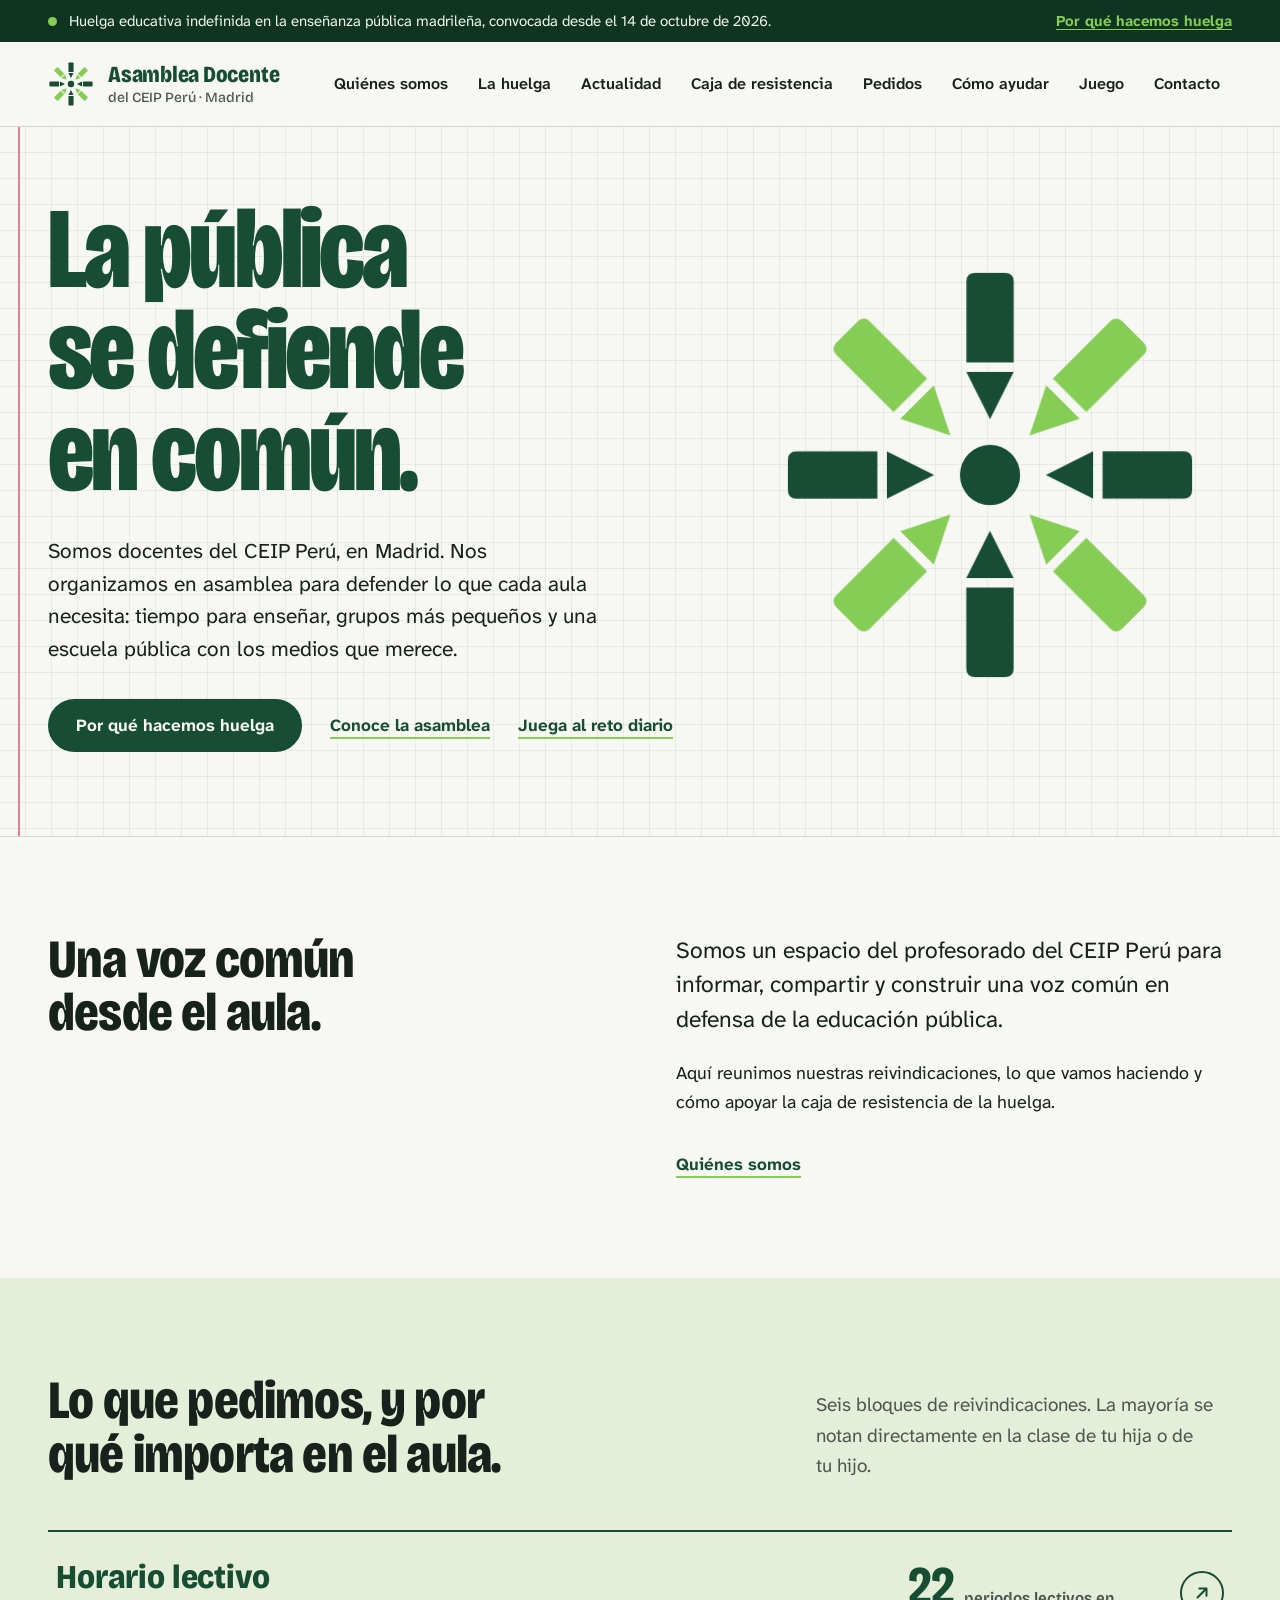
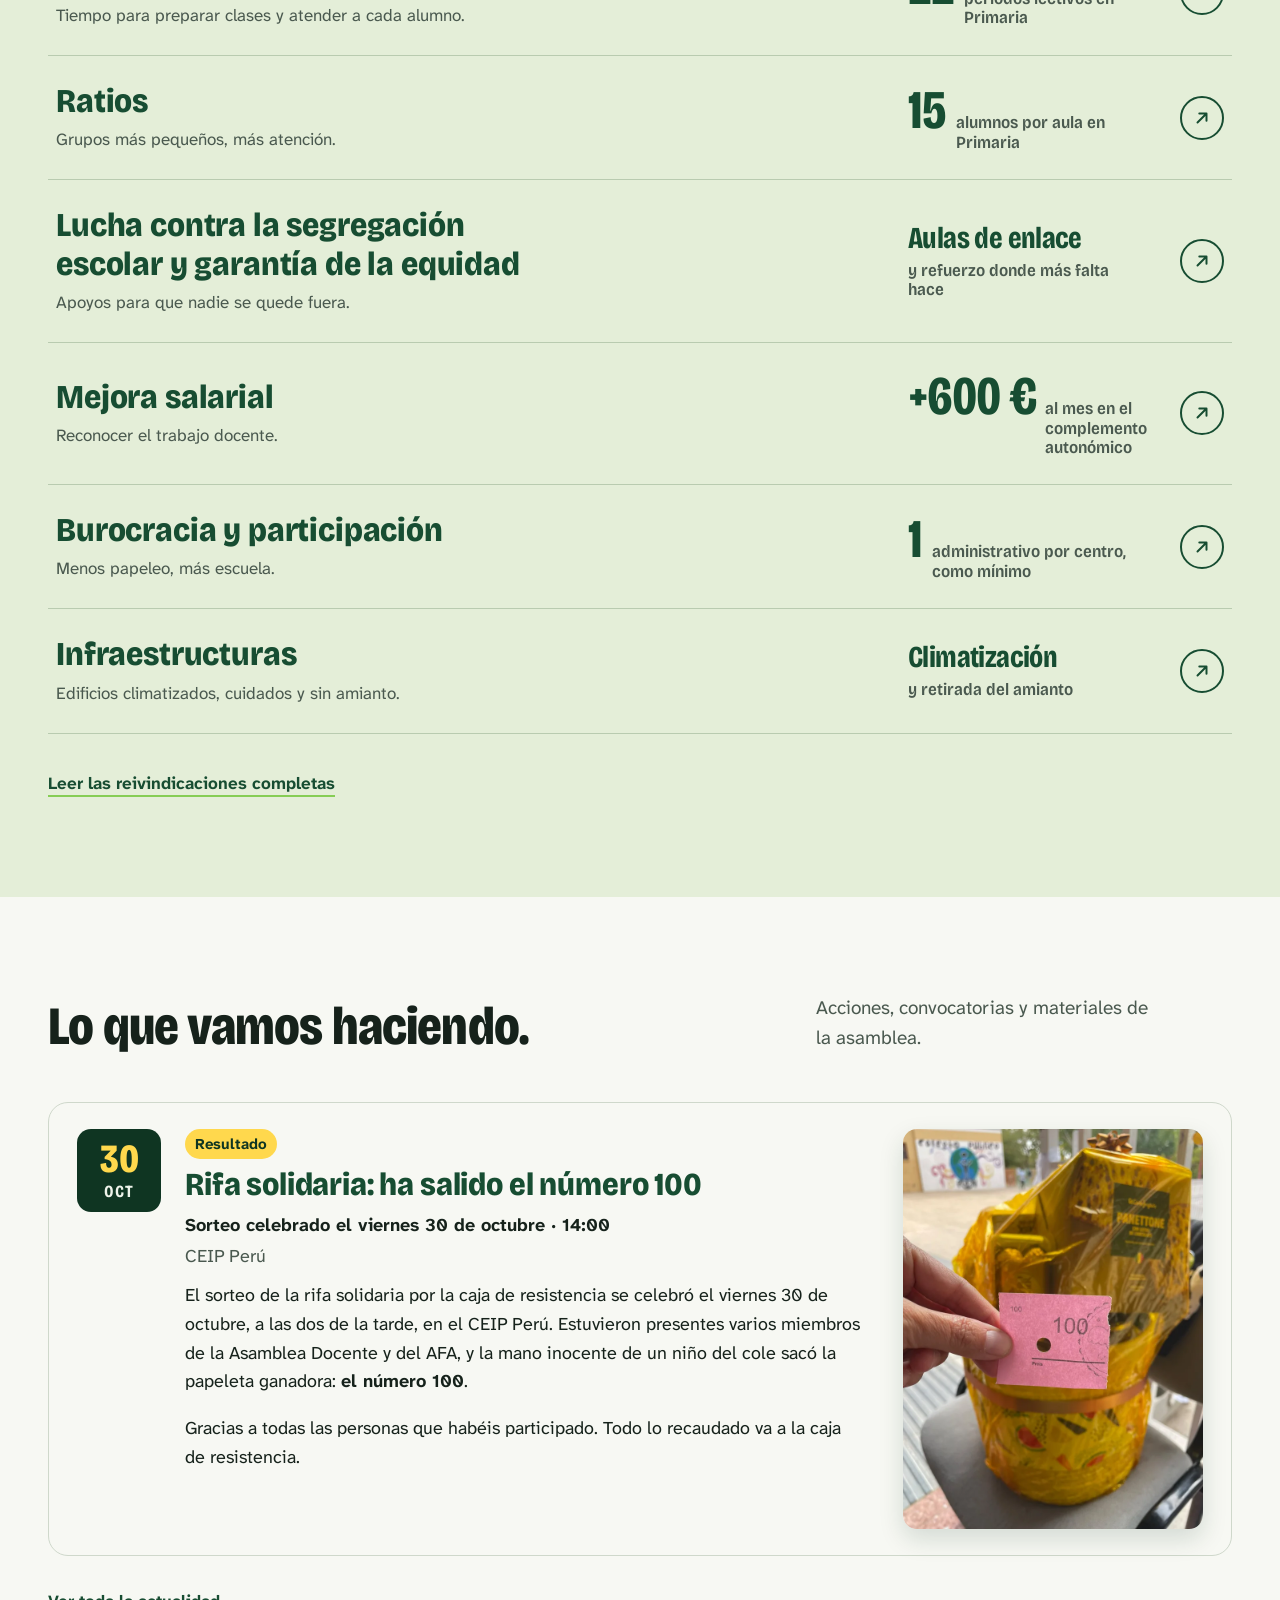
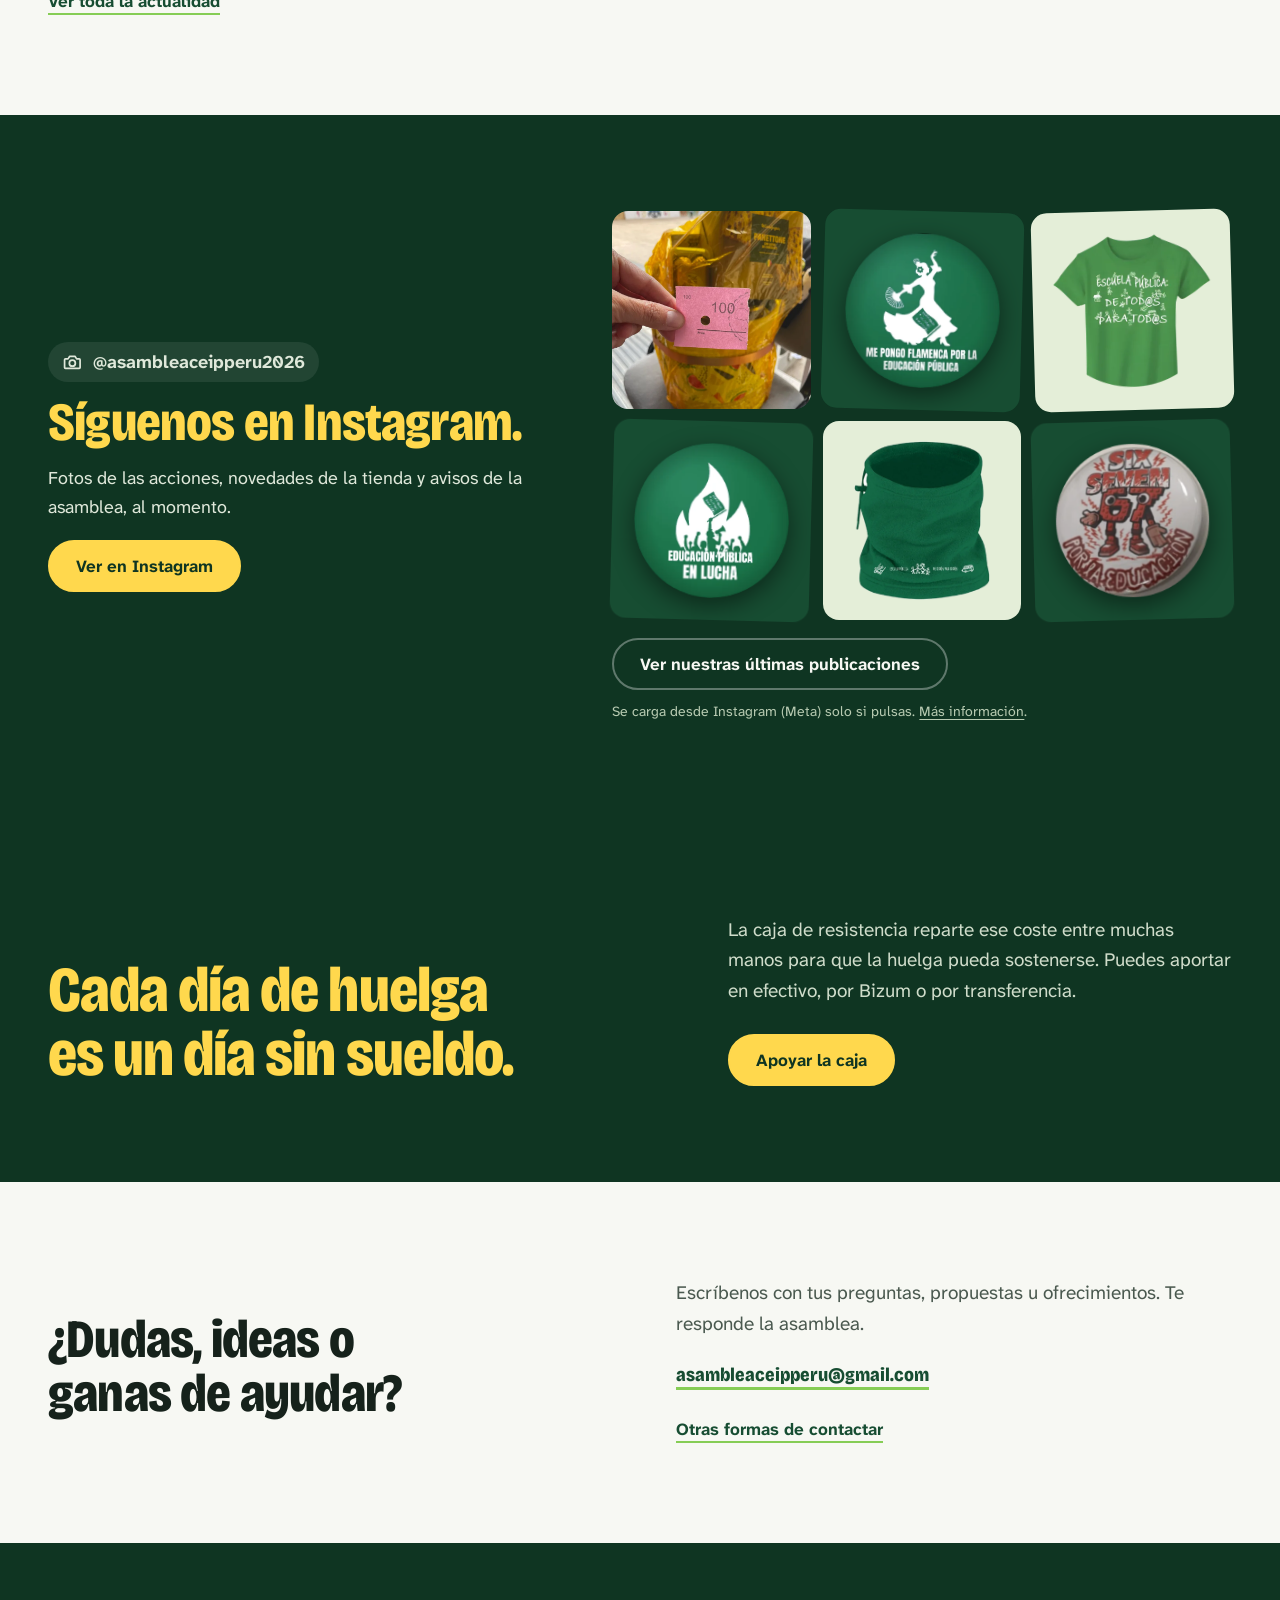
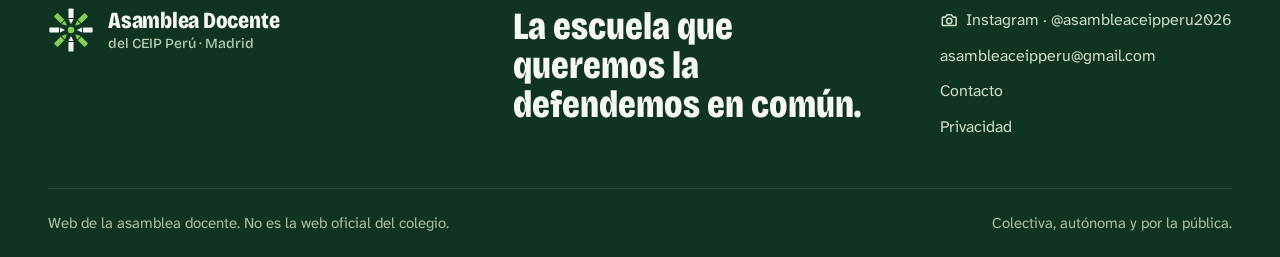
<file: index.html>
<!doctype html>
<html lang="es"><head><meta charset="utf-8"><meta name="viewport" content="width=device-width, initial-scale=1">
<title>Asamblea Docente del CEIP Perú · La pública se defiende en común</title><meta name="description" content="Somos docentes del CEIP Perú (Madrid) organizados en asamblea. Por qué hacemos huelga, qué pedimos y cómo apoyar la caja de resistencia.">
<meta name="theme-color" content="#0f3522"><meta name="color-scheme" content="light">
<link rel="canonical" href="https://asambleaceipperu.github.io/"><meta property="og:url" content="https://asambleaceipperu.github.io/"><meta property="og:image" content="https://asambleaceipperu.github.io/assets/compartir.png"><meta property="og:image:width" content="1200"><meta property="og:image:height" content="630"><meta name="twitter:card" content="summary_large_image">
<meta property="og:title" content="Asamblea Docente del CEIP Perú · La pública se defiende en común"><meta property="og:description" content="Somos docentes del CEIP Perú (Madrid) organizados en asamblea. Por qué hacemos huelga, qué pedimos y cómo apoyar la caja de resistencia."><meta property="og:type" content="website"><meta property="og:locale" content="es_ES"><meta property="og:site_name" content="Asamblea Docente del CEIP Perú">
<link rel="icon" href="assets/simbolo.svg" type="image/svg+xml"><link rel="preload" href="assets/fuentes/bricolage-grotesque.woff2" as="font" type="font/woff2" crossorigin><link rel="stylesheet" href="assets/style.css"><script src="assets/contacto-config.js" defer></script><script src="assets/site.js" defer></script></head>
<body><a class="skip" href="#contenido">Saltar al contenido</a>
<div class="aviso"><div class="wrap"><span class="pulso" aria-hidden="true"></span><span>Huelga educativa indefinida en la enseñanza pública madrileña, convocada desde el 14 de octubre de 2026.</span><a href="huelga.html">Por qué hacemos huelga</a></div></div>
<header class="header"><div class="wrap header-inner"><a class="brand" href="index.html" aria-label="Asamblea Docente del CEIP Perú. Inicio"><svg xmlns="http://www.w3.org/2000/svg" viewBox="-50 -50 100 100" aria-hidden="true" focusable="false"><g transform="rotate(0)"><g fill="#174d32"><path d="M-5.5 -26.2V-45q0-2 2-2H3.5q2 0 2 2V-26.2Z"/><path d="M-5.5 -24H5.5L0 -13Z"/></g></g><g transform="rotate(45)"><g fill="#86cd55"><path d="M-5.5 -26.2V-45q0-2 2-2H3.5q2 0 2 2V-26.2Z"/><path d="M-5.5 -24H5.5L0 -13Z"/></g></g><g transform="rotate(90)"><g fill="#174d32"><path d="M-5.5 -26.2V-45q0-2 2-2H3.5q2 0 2 2V-26.2Z"/><path d="M-5.5 -24H5.5L0 -13Z"/></g></g><g transform="rotate(135)"><g fill="#86cd55"><path d="M-5.5 -26.2V-45q0-2 2-2H3.5q2 0 2 2V-26.2Z"/><path d="M-5.5 -24H5.5L0 -13Z"/></g></g><g transform="rotate(180)"><g fill="#174d32"><path d="M-5.5 -26.2V-45q0-2 2-2H3.5q2 0 2 2V-26.2Z"/><path d="M-5.5 -24H5.5L0 -13Z"/></g></g><g transform="rotate(225)"><g fill="#86cd55"><path d="M-5.5 -26.2V-45q0-2 2-2H3.5q2 0 2 2V-26.2Z"/><path d="M-5.5 -24H5.5L0 -13Z"/></g></g><g transform="rotate(270)"><g fill="#174d32"><path d="M-5.5 -26.2V-45q0-2 2-2H3.5q2 0 2 2V-26.2Z"/><path d="M-5.5 -24H5.5L0 -13Z"/></g></g><g transform="rotate(315)"><g fill="#86cd55"><path d="M-5.5 -26.2V-45q0-2 2-2H3.5q2 0 2 2V-26.2Z"/><path d="M-5.5 -24H5.5L0 -13Z"/></g></g><circle r="7" fill="#174d32"/></svg><span class="brand-text"><strong>Asamblea Docente</strong><small>del CEIP Perú · Madrid</small></span></a>
<button class="menu-toggle" aria-controls="menu" aria-expanded="false" hidden>Menú</button><nav id="menu" aria-label="Principal"><a href="quienes-somos.html">Quiénes somos</a><a href="huelga.html">La huelga</a><a href="actualidad.html">Actualidad</a><a href="caja-resistencia.html">Caja de resistencia</a><a href="pedidos.html">Pedidos</a><a href="ayudar.html">Cómo ayudar</a><a href="juego/">Juego</a><a href="contacto.html">Contacto</a></nav></div></header>
<main id="contenido"><div class="cuaderno"><section class="hero wrap"><div class="hero-copy"><h1 data-edit>La pública<br>se defiende<br>en común.</h1><p class="hero-desc" data-edit>Somos docentes del CEIP Perú, en Madrid. Nos organizamos en asamblea para defender lo que cada aula necesita: tiempo para enseñar, grupos más pequeños y una escuela pública con los medios que merece.</p><div class="buttons"><a class="button" href="huelga.html">Por qué hacemos huelga</a><a class="text-link" href="quienes-somos.html">Conoce la asamblea</a><a class="text-link" href="juego/">Juega al reto diario</a></div></div><div class="hero-art"><svg xmlns="http://www.w3.org/2000/svg" viewBox="-50 -50 100 100" role="img" aria-label="El corro: ocho lápices que apuntan al mismo centro"><g transform="rotate(0)"><g class="lapiz" style="--i:0" fill="#174d32"><path d="M-5.5 -26.2V-45q0-2 2-2H3.5q2 0 2 2V-26.2Z"/><path d="M-5.5 -24H5.5L0 -13Z"/></g></g><g transform="rotate(45)"><g class="lapiz" style="--i:1" fill="#86cd55"><path d="M-5.5 -26.2V-45q0-2 2-2H3.5q2 0 2 2V-26.2Z"/><path d="M-5.5 -24H5.5L0 -13Z"/></g></g><g transform="rotate(90)"><g class="lapiz" style="--i:2" fill="#174d32"><path d="M-5.5 -26.2V-45q0-2 2-2H3.5q2 0 2 2V-26.2Z"/><path d="M-5.5 -24H5.5L0 -13Z"/></g></g><g transform="rotate(135)"><g class="lapiz" style="--i:3" fill="#86cd55"><path d="M-5.5 -26.2V-45q0-2 2-2H3.5q2 0 2 2V-26.2Z"/><path d="M-5.5 -24H5.5L0 -13Z"/></g></g><g transform="rotate(180)"><g class="lapiz" style="--i:4" fill="#174d32"><path d="M-5.5 -26.2V-45q0-2 2-2H3.5q2 0 2 2V-26.2Z"/><path d="M-5.5 -24H5.5L0 -13Z"/></g></g><g transform="rotate(225)"><g class="lapiz" style="--i:5" fill="#86cd55"><path d="M-5.5 -26.2V-45q0-2 2-2H3.5q2 0 2 2V-26.2Z"/><path d="M-5.5 -24H5.5L0 -13Z"/></g></g><g transform="rotate(270)"><g class="lapiz" style="--i:6" fill="#174d32"><path d="M-5.5 -26.2V-45q0-2 2-2H3.5q2 0 2 2V-26.2Z"/><path d="M-5.5 -24H5.5L0 -13Z"/></g></g><g transform="rotate(315)"><g class="lapiz" style="--i:7" fill="#86cd55"><path d="M-5.5 -26.2V-45q0-2 2-2H3.5q2 0 2 2V-26.2Z"/><path d="M-5.5 -24H5.5L0 -13Z"/></g></g><circle r="7" fill="#174d32" class="centro"/></svg></div></section></div>
<section class="section wrap split" id="asamblea"><div><h2 data-edit>Una voz común desde el aula.</h2></div><div><p class="large" data-edit>Somos un espacio del profesorado del CEIP Perú para informar, compartir y construir una voz común en defensa de la educación pública.</p><p data-edit>Aquí reunimos nuestras reivindicaciones, lo que vamos haciendo y cómo apoyar la caja de resistencia de la huelga.</p><a class="text-link" href="quienes-somos.html">Quiénes somos</a></div></section>
<section class="section demands-home" id="reivindicaciones"><div class="wrap"><div class="section-head"><h2 data-edit>Lo que pedimos, y por qué importa en el aula.</h2><p data-edit>Seis bloques de reivindicaciones. La mayoría se notan directamente en la clase de tu hija o de tu hijo.</p></div><div class="demand-list"><a class="demand-row" href="huelga.html#tiempo"><div><h3 data-edit>Horario lectivo</h3><p data-edit>Tiempo para preparar clases y atender a cada alumno.</p></div><div class="dato-corto"><b>22</b><span>periodos lectivos en Primaria</span></div><span class="flecha"><svg viewBox="0 0 20 20" aria-hidden="true"><path d="M5 15 15 5M7 5h8v8" fill="none" stroke="currentColor" stroke-width="2.2" stroke-linecap="round" stroke-linejoin="round"/></svg></span></a><a class="demand-row" href="huelga.html#ratios"><div><h3 data-edit>Ratios</h3><p data-edit>Grupos más pequeños, más atención.</p></div><div class="dato-corto"><b>15</b><span>alumnos por aula en Primaria</span></div><span class="flecha"><svg viewBox="0 0 20 20" aria-hidden="true"><path d="M5 15 15 5M7 5h8v8" fill="none" stroke="currentColor" stroke-width="2.2" stroke-linecap="round" stroke-linejoin="round"/></svg></span></a><a class="demand-row" href="huelga.html#segregacion"><div><h3 data-edit>Lucha contra la segregación escolar y garantía de la equidad</h3><p data-edit>Apoyos para que nadie se quede fuera.</p></div><div class="dato-corto palabra"><b>Aulas de enlace</b><span>y refuerzo donde más falta hace</span></div><span class="flecha"><svg viewBox="0 0 20 20" aria-hidden="true"><path d="M5 15 15 5M7 5h8v8" fill="none" stroke="currentColor" stroke-width="2.2" stroke-linecap="round" stroke-linejoin="round"/></svg></span></a><a class="demand-row" href="huelga.html#salarios"><div><h3 data-edit>Mejora salarial</h3><p data-edit>Reconocer el trabajo docente.</p></div><div class="dato-corto"><b>+600&nbsp;€</b><span>al mes en el complemento autonómico</span></div><span class="flecha"><svg viewBox="0 0 20 20" aria-hidden="true"><path d="M5 15 15 5M7 5h8v8" fill="none" stroke="currentColor" stroke-width="2.2" stroke-linecap="round" stroke-linejoin="round"/></svg></span></a><a class="demand-row" href="huelga.html#participacion"><div><h3 data-edit>Burocracia y participación</h3><p data-edit>Menos papeleo, más escuela.</p></div><div class="dato-corto"><b>1</b><span>administrativo por centro, como mínimo</span></div><span class="flecha"><svg viewBox="0 0 20 20" aria-hidden="true"><path d="M5 15 15 5M7 5h8v8" fill="none" stroke="currentColor" stroke-width="2.2" stroke-linecap="round" stroke-linejoin="round"/></svg></span></a><a class="demand-row" href="huelga.html#recursos"><div><h3 data-edit>Infraestructuras</h3><p data-edit>Edificios climatizados, cuidados y sin amianto.</p></div><div class="dato-corto palabra"><b>Climatización</b><span>y retirada del amianto</span></div><span class="flecha"><svg viewBox="0 0 20 20" aria-hidden="true"><path d="M5 15 15 5M7 5h8v8" fill="none" stroke="currentColor" stroke-width="2.2" stroke-linecap="round" stroke-linejoin="round"/></svg></span></a></div><a class="text-link" href="huelga.html">Leer las reivindicaciones completas</a></div></section>
<section class="section wrap" id="actualidad"><div class="section-head"><h2 data-edit>Lo que vamos haciendo.</h2><p data-edit>Acciones, convocatorias y materiales de la asamblea.</p></div><div class="eventos"><article class="evento con-foto"><div class="fecha" aria-hidden="true"><b>30</b><span>oct</span></div><div><span class="tag tag-resultado">Resultado</span><h3 data-edit>Rifa solidaria: ha salido el número 100</h3><p class="cuando" data-edit>Sorteo celebrado el viernes 30 de octubre · 14:00</p><p class="donde" data-edit>CEIP Perú</p><p data-edit>El sorteo de la rifa solidaria por la caja de resistencia se celebró el viernes 30 de octubre, a las dos de la tarde, en el CEIP Perú. Estuvieron presentes varios miembros de la Asamblea Docente y del AFA, y la mano inocente de un niño del cole sacó la papeleta ganadora: <strong>el número 100</strong>.</p><p data-edit>Gracias a todas las personas que habéis participado. Todo lo recaudado va a la caja de resistencia.</p></div><figure class="evento-foto"><img src="assets/sorteo-rifa.webp" alt="La cesta de la rifa y, delante, la papeleta ganadora con el número 100" width="750" height="1000"></figure></article></div><a class="text-link" href="actualidad.html">Ver toda la actualidad</a></section>
<section class="section ig-seccion" id="instagram"><div class="wrap ig-inner"><div class="ig-texto"><p class="ig-handle"><svg class="ico-foto" viewBox="0 0 24 24" aria-hidden="true" fill="none" stroke="currentColor" stroke-width="2" stroke-linecap="round" stroke-linejoin="round"><path d="M4 8h3l2-3h6l2 3h3a1 1 0 0 1 1 1v9a1 1 0 0 1-1 1H4a1 1 0 0 1-1-1V9a1 1 0 0 1 1-1z"/><circle cx="12" cy="13" r="3.5"/></svg>@asambleaceipperu2026</p><h2 data-edit>Síguenos en Instagram.</h2><p data-edit>Fotos de las acciones, novedades de la tienda y avisos de la asamblea, al momento.</p><a class="button amarillo" href="https://www.instagram.com/asambleaceipperu2026/" rel="noopener">Ver en Instagram</a></div><div class="ig-derecha"><div class="ig-feed" data-ig-feed><a class="ig-tesela foto" href="https://www.instagram.com/asambleaceipperu2026/" rel="noopener" tabindex="-1" aria-hidden="true"><img src="assets/sorteo-rifa.webp" alt="" loading="lazy"></a><a class="ig-tesela chapa" href="https://www.instagram.com/asambleaceipperu2026/" rel="noopener" tabindex="-1" aria-hidden="true"><img src="assets/productos/chapa-flamenca.webp" alt="" loading="lazy"></a><a class="ig-tesela prenda" href="https://www.instagram.com/asambleaceipperu2026/" rel="noopener" tabindex="-1" aria-hidden="true"><img src="assets/productos/camiseta.webp" alt="" loading="lazy"></a><a class="ig-tesela chapa" href="https://www.instagram.com/asambleaceipperu2026/" rel="noopener" tabindex="-1" aria-hidden="true"><img src="assets/productos/chapa-en-lucha.webp" alt="" loading="lazy"></a><a class="ig-tesela prenda" href="https://www.instagram.com/asambleaceipperu2026/" rel="noopener" tabindex="-1" aria-hidden="true"><img src="assets/productos/braga.webp" alt="" loading="lazy"></a><a class="ig-tesela chapa" href="https://www.instagram.com/asambleaceipperu2026/" rel="noopener" tabindex="-1" aria-hidden="true"><img src="assets/productos/chapa-six-seven-rojo.webp" alt="" loading="lazy"></a></div><div class="ig-cargar"><button class="button" type="button" data-ig-cargar="https://www.instagram.com/asambleaceipperu2026/">Ver nuestras últimas publicaciones</button><small>Se carga desde Instagram (Meta) solo si pulsas. <a href="privacidad.html">Más información</a>.</small></div></div></div></section>
<section class="section caja" id="caja"><div class="wrap caja-inner"><h2 data-edit>Cada día de huelga es un día sin sueldo.</h2><div><p data-edit>La caja de resistencia reparte ese coste entre muchas manos para que la huelga pueda sostenerse. Puedes aportar en efectivo, por Bizum o por transferencia.</p><a class="button amarillo" href="caja-resistencia.html">Apoyar la caja</a></div></div></section>
<section class="section wrap contact-strip"><div><h2 data-edit>¿Dudas, ideas o ganas de ayudar?</h2></div><div><p data-edit>Escríbenos con tus preguntas, propuestas u ofrecimientos. Te responde la asamblea.</p><p class="correo-grande"><a href="mailto:asambleaceipperu@gmail.com">asambleaceipperu@gmail.com</a></p><a class="text-link" href="contacto.html">Otras formas de contactar</a></div></section></main>
<footer><div class="wrap footer-main"><a class="brand" href="index.html" aria-label="Asamblea Docente del CEIP Perú. Inicio"><svg xmlns="http://www.w3.org/2000/svg" viewBox="-50 -50 100 100" aria-hidden="true" focusable="false"><g transform="rotate(0)"><g fill="#f7f8f3"><path d="M-5.5 -26.2V-45q0-2 2-2H3.5q2 0 2 2V-26.2Z"/><path d="M-5.5 -24H5.5L0 -13Z"/></g></g><g transform="rotate(45)"><g fill="#86cd55"><path d="M-5.5 -26.2V-45q0-2 2-2H3.5q2 0 2 2V-26.2Z"/><path d="M-5.5 -24H5.5L0 -13Z"/></g></g><g transform="rotate(90)"><g fill="#f7f8f3"><path d="M-5.5 -26.2V-45q0-2 2-2H3.5q2 0 2 2V-26.2Z"/><path d="M-5.5 -24H5.5L0 -13Z"/></g></g><g transform="rotate(135)"><g fill="#86cd55"><path d="M-5.5 -26.2V-45q0-2 2-2H3.5q2 0 2 2V-26.2Z"/><path d="M-5.5 -24H5.5L0 -13Z"/></g></g><g transform="rotate(180)"><g fill="#f7f8f3"><path d="M-5.5 -26.2V-45q0-2 2-2H3.5q2 0 2 2V-26.2Z"/><path d="M-5.5 -24H5.5L0 -13Z"/></g></g><g transform="rotate(225)"><g fill="#86cd55"><path d="M-5.5 -26.2V-45q0-2 2-2H3.5q2 0 2 2V-26.2Z"/><path d="M-5.5 -24H5.5L0 -13Z"/></g></g><g transform="rotate(270)"><g fill="#f7f8f3"><path d="M-5.5 -26.2V-45q0-2 2-2H3.5q2 0 2 2V-26.2Z"/><path d="M-5.5 -24H5.5L0 -13Z"/></g></g><g transform="rotate(315)"><g fill="#86cd55"><path d="M-5.5 -26.2V-45q0-2 2-2H3.5q2 0 2 2V-26.2Z"/><path d="M-5.5 -24H5.5L0 -13Z"/></g></g><circle r="7" fill="#86cd55"/></svg><span class="brand-text"><strong>Asamblea Docente</strong><small>del CEIP Perú · Madrid</small></span></a><p class="footer-lema">La escuela que queremos la defendemos en común.</p><nav class="footer-links" aria-label="Pie de página"><a class="ig-link" href="https://www.instagram.com/asambleaceipperu2026/" rel="noopener"><svg class="ico-foto" viewBox="0 0 24 24" aria-hidden="true" fill="none" stroke="currentColor" stroke-width="2" stroke-linecap="round" stroke-linejoin="round"><path d="M4 8h3l2-3h6l2 3h3a1 1 0 0 1 1 1v9a1 1 0 0 1-1 1H4a1 1 0 0 1-1-1V9a1 1 0 0 1 1-1z"/><circle cx="12" cy="13" r="3.5"/></svg><span>Instagram · @asambleaceipperu2026</span></a><a href="mailto:asambleaceipperu@gmail.com">asambleaceipperu@gmail.com</a><a href="contacto.html">Contacto</a><a href="privacidad.html">Privacidad</a></nav></div><div class="wrap footer-bottom"><span>Web de la asamblea docente. No es la web oficial del colegio.</span><span>Colectiva, autónoma y por la pública.</span></div></footer>
<div id="status" class="toast" role="status" aria-live="polite"></div></body></html>
</file>
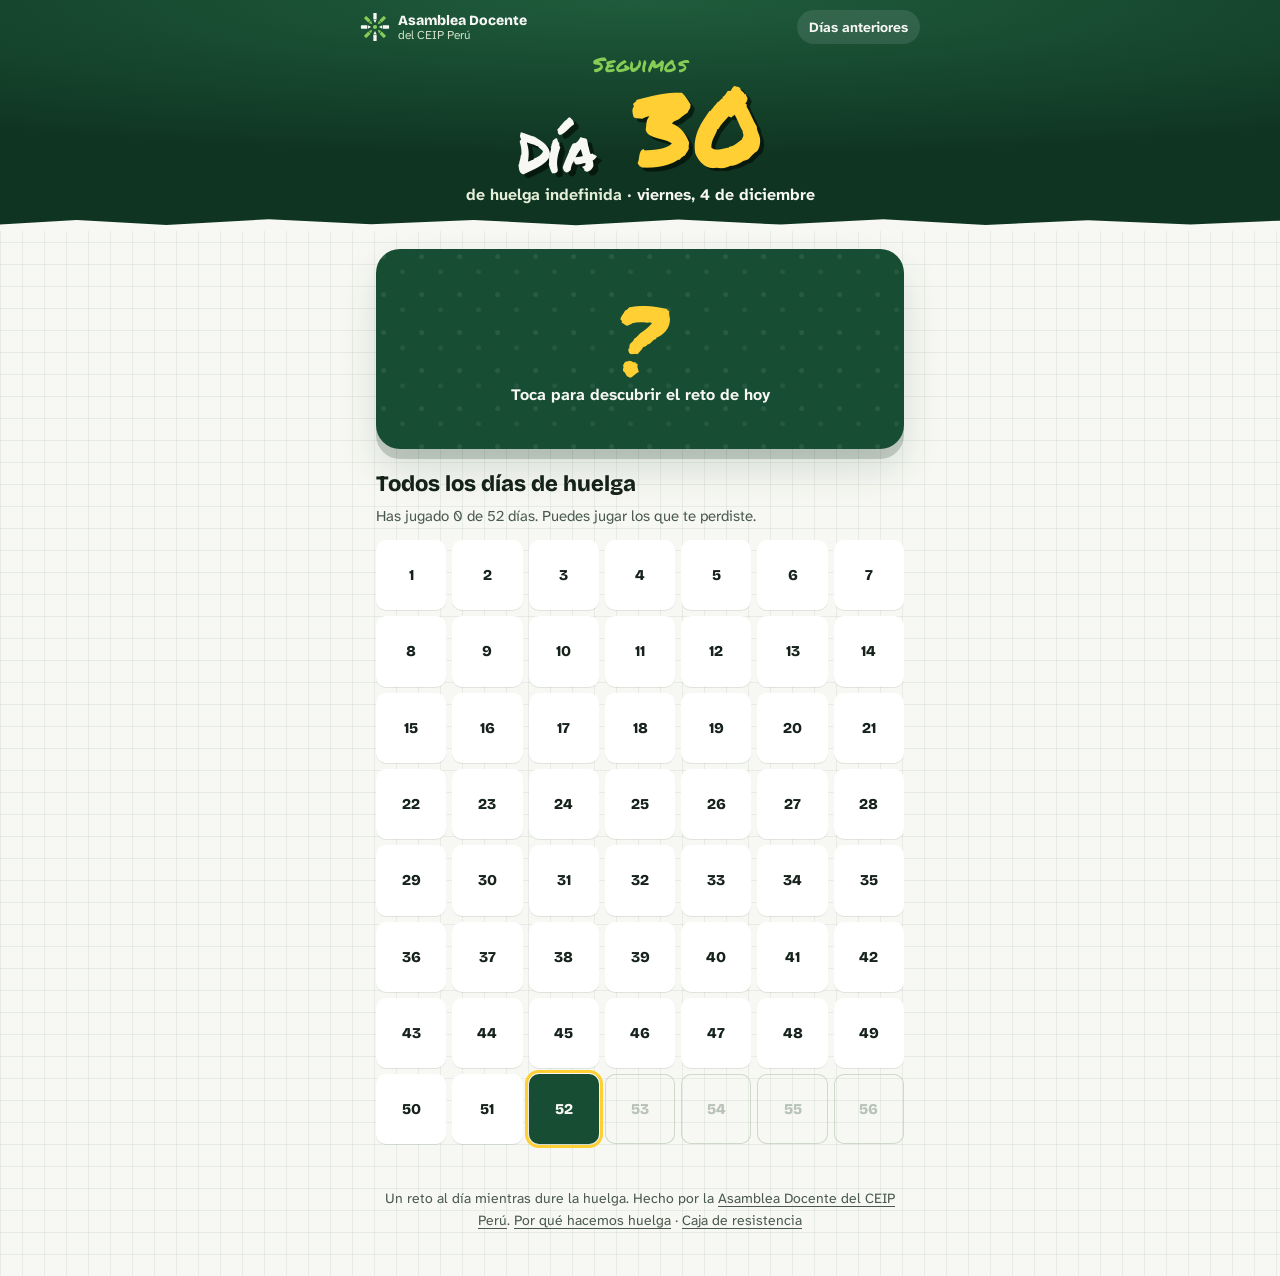
<file: juego/index.html>
<!doctype html>
<html lang="es"><head><meta charset="utf-8">
<meta name="viewport" content="width=device-width, initial-scale=1, viewport-fit=cover">
<title>Seguimos · El reto diario de la huelga educativa · Asamblea Docente del CEIP Perú</title>
<meta name="description" content="Un reto nuevo cada día de huelga indefinida: palabras, fechas, películas, cifras y huelgas que ganaron. Lo resuelves en dos minutos y te cuenta algo.">
<meta name="theme-color" content="#0f3522"><meta name="color-scheme" content="light">
<link rel="canonical" href="https://asambleaceipperu.github.io/juego/">
<meta property="og:url" content="https://asambleaceipperu.github.io/juego/">
<meta property="og:title" content="Seguimos · El reto diario de la huelga educativa">
<meta property="og:description" content="Cada día de huelga, un reto distinto. ¿Lo sacas?">
<meta property="og:image" content="https://asambleaceipperu.github.io/juego/compartir-seguimos.png"><meta property="og:image:width" content="1200"><meta property="og:image:height" content="630">
<meta property="og:type" content="website"><meta property="og:locale" content="es_ES"><meta property="og:site_name" content="Asamblea Docente del CEIP Perú">
<meta name="twitter:card" content="summary_large_image">
<link rel="icon" href="../assets/simbolo.svg" type="image/svg+xml">
<link rel="preload" href="../assets/fuentes/bricolage-grotesque.woff2" as="font" type="font/woff2" crossorigin>
<link rel="preload" href="fuentes/permanent-marker.woff2" as="font" type="font/woff2" crossorigin>
<link rel="stylesheet" href="seguimos.css">
<link rel="stylesheet" href="mani.css">
</head>
<body>
<header class="cabecera">
  <div class="cabecera-in">
    <a class="marca" href="../index.html" aria-label="Asamblea Docente del CEIP Perú. Volver a la web">
      <svg viewBox="-50 -50 100 100" aria-hidden="true"><g id="corro"></g></svg>
      <span><b>Asamblea Docente</b><small>del CEIP Perú</small></span>
    </a>
    <a class="enlace-archivo" href="#archivo">Días anteriores</a>
  </div>
  <div class="contador" id="contador" aria-live="polite">
    <p class="titulo-juego">Seguimos</p>
    <p class="dia"><span class="dia-palabra">Día</span> <span class="dia-num" id="dia-num">·</span></p>
    <p class="dia-sub" id="dia-sub">de huelga indefinida</p>
  </div>
</header>

<main id="principal">
  <section class="reto" id="reto" aria-labelledby="reto-titulo"></section>
  <section class="detras" id="detras" hidden aria-labelledby="detras-titulo"></section>
  <section class="archivo" id="archivo" aria-labelledby="archivo-titulo"></section>
</main>

<footer class="pie">
  <p>Un reto al día mientras dure la huelga. Hecho por la <a href="../index.html">Asamblea Docente del CEIP Perú</a>. <a href="../huelga.html">Por qué hacemos huelga</a> · <a href="../caja-resistencia.html">Caja de resistencia</a></p>
</footer>
<div class="aviso-copia" id="aviso" role="status" aria-live="polite"></div>
<noscript><p class="sin-js">Este reto necesita JavaScript. Mientras tanto, lee <a href="../huelga.html">por qué hacemos huelga</a>.</p></noscript>
<script type="module" src="js/app.js"></script>
</body></html>
</file>
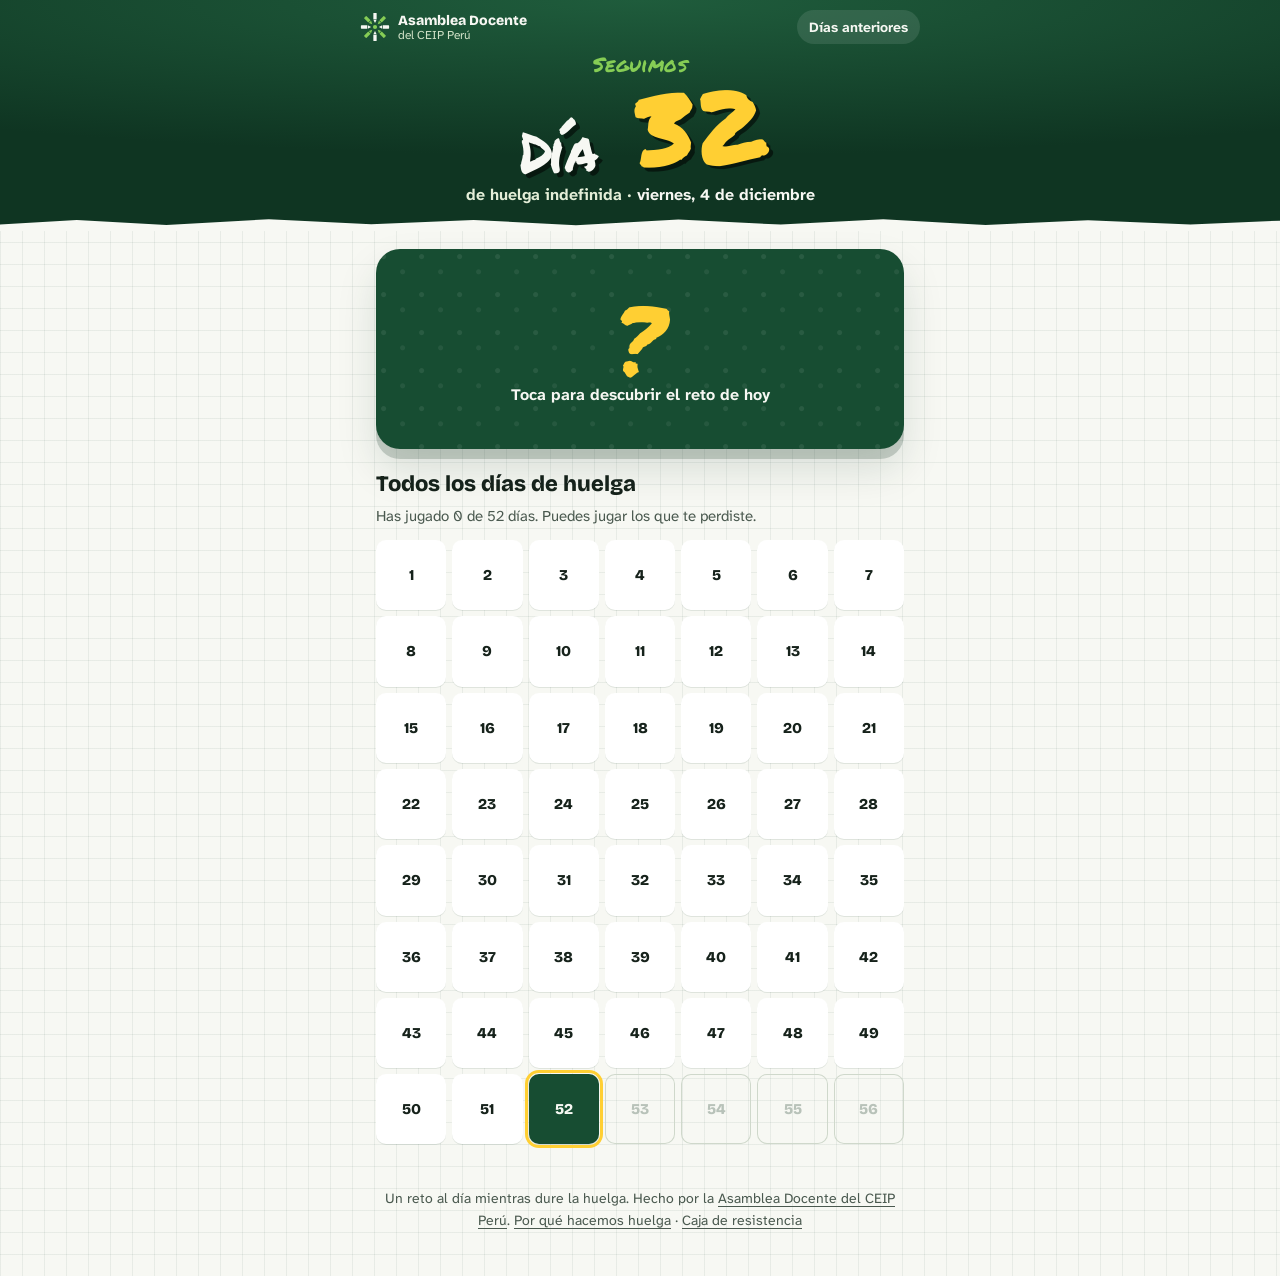
<file: seguimos/index.html>
<!doctype html>
<html lang="es"><head><meta charset="utf-8">
<meta name="viewport" content="width=device-width, initial-scale=1, viewport-fit=cover">
<title>Seguimos · El reto diario de la huelga educativa · Asamblea Docente del CEIP Perú</title>
<meta name="description" content="Un reto nuevo cada día de huelga indefinida: palabras, fechas, películas, cifras y huelgas que ganaron. Lo resuelves en dos minutos y te cuenta algo.">
<meta name="theme-color" content="#0f3522"><meta name="color-scheme" content="light">
<link rel="canonical" href="https://asambleaceipperu.github.io/seguimos/">
<meta property="og:url" content="https://asambleaceipperu.github.io/seguimos/">
<meta property="og:title" content="Seguimos · El reto diario de la huelga educativa">
<meta property="og:description" content="Cada día de huelga, un reto distinto. ¿Lo sacas?">
<meta property="og:image" content="https://asambleaceipperu.github.io/seguimos/compartir-seguimos.png"><meta property="og:image:width" content="1200"><meta property="og:image:height" content="630">
<meta property="og:type" content="website"><meta property="og:locale" content="es_ES"><meta property="og:site_name" content="Asamblea Docente del CEIP Perú">
<meta name="twitter:card" content="summary_large_image">
<link rel="icon" href="../assets/simbolo.svg" type="image/svg+xml">
<link rel="preload" href="../assets/fuentes/bricolage-grotesque.woff2" as="font" type="font/woff2" crossorigin>
<link rel="preload" href="fuentes/permanent-marker.woff2" as="font" type="font/woff2" crossorigin>
<link rel="stylesheet" href="seguimos.css">
<link rel="stylesheet" href="../juego/mani.css">
</head>
<body>
<header class="cabecera">
  <div class="cabecera-in">
    <a class="marca" href="../index.html" aria-label="Asamblea Docente del CEIP Perú. Volver a la web">
      <svg viewBox="-50 -50 100 100" aria-hidden="true"><g id="corro"></g></svg>
      <span><b>Asamblea Docente</b><small>del CEIP Perú</small></span>
    </a>
    <a class="enlace-archivo" href="#archivo">Días anteriores</a>
  </div>
  <div class="contador" id="contador" aria-live="polite">
    <p class="titulo-juego">Seguimos</p>
    <p class="dia"><span class="dia-palabra">Día</span> <span class="dia-num" id="dia-num">·</span></p>
    <p class="dia-sub" id="dia-sub">de huelga indefinida</p>
  </div>
</header>

<main id="principal">
  <section class="reto" id="reto" aria-labelledby="reto-titulo"></section>
  <section class="detras" id="detras" hidden aria-labelledby="detras-titulo"></section>
  <section class="archivo" id="archivo" aria-labelledby="archivo-titulo"></section>
</main>

<footer class="pie">
  <p>Un reto al día mientras dure la huelga. Hecho por la <a href="../index.html">Asamblea Docente del CEIP Perú</a>. <a href="../huelga.html">Por qué hacemos huelga</a> · <a href="../caja-resistencia.html">Caja de resistencia</a></p>
</footer>
<div class="aviso-copia" id="aviso" role="status" aria-live="polite"></div>
<noscript><p class="sin-js">Este reto necesita JavaScript. Mientras tanto, lee <a href="../huelga.html">por qué hacemos huelga</a>.</p></noscript>
<script type="module" src="js/app.js"></script>
</body></html>
</file>
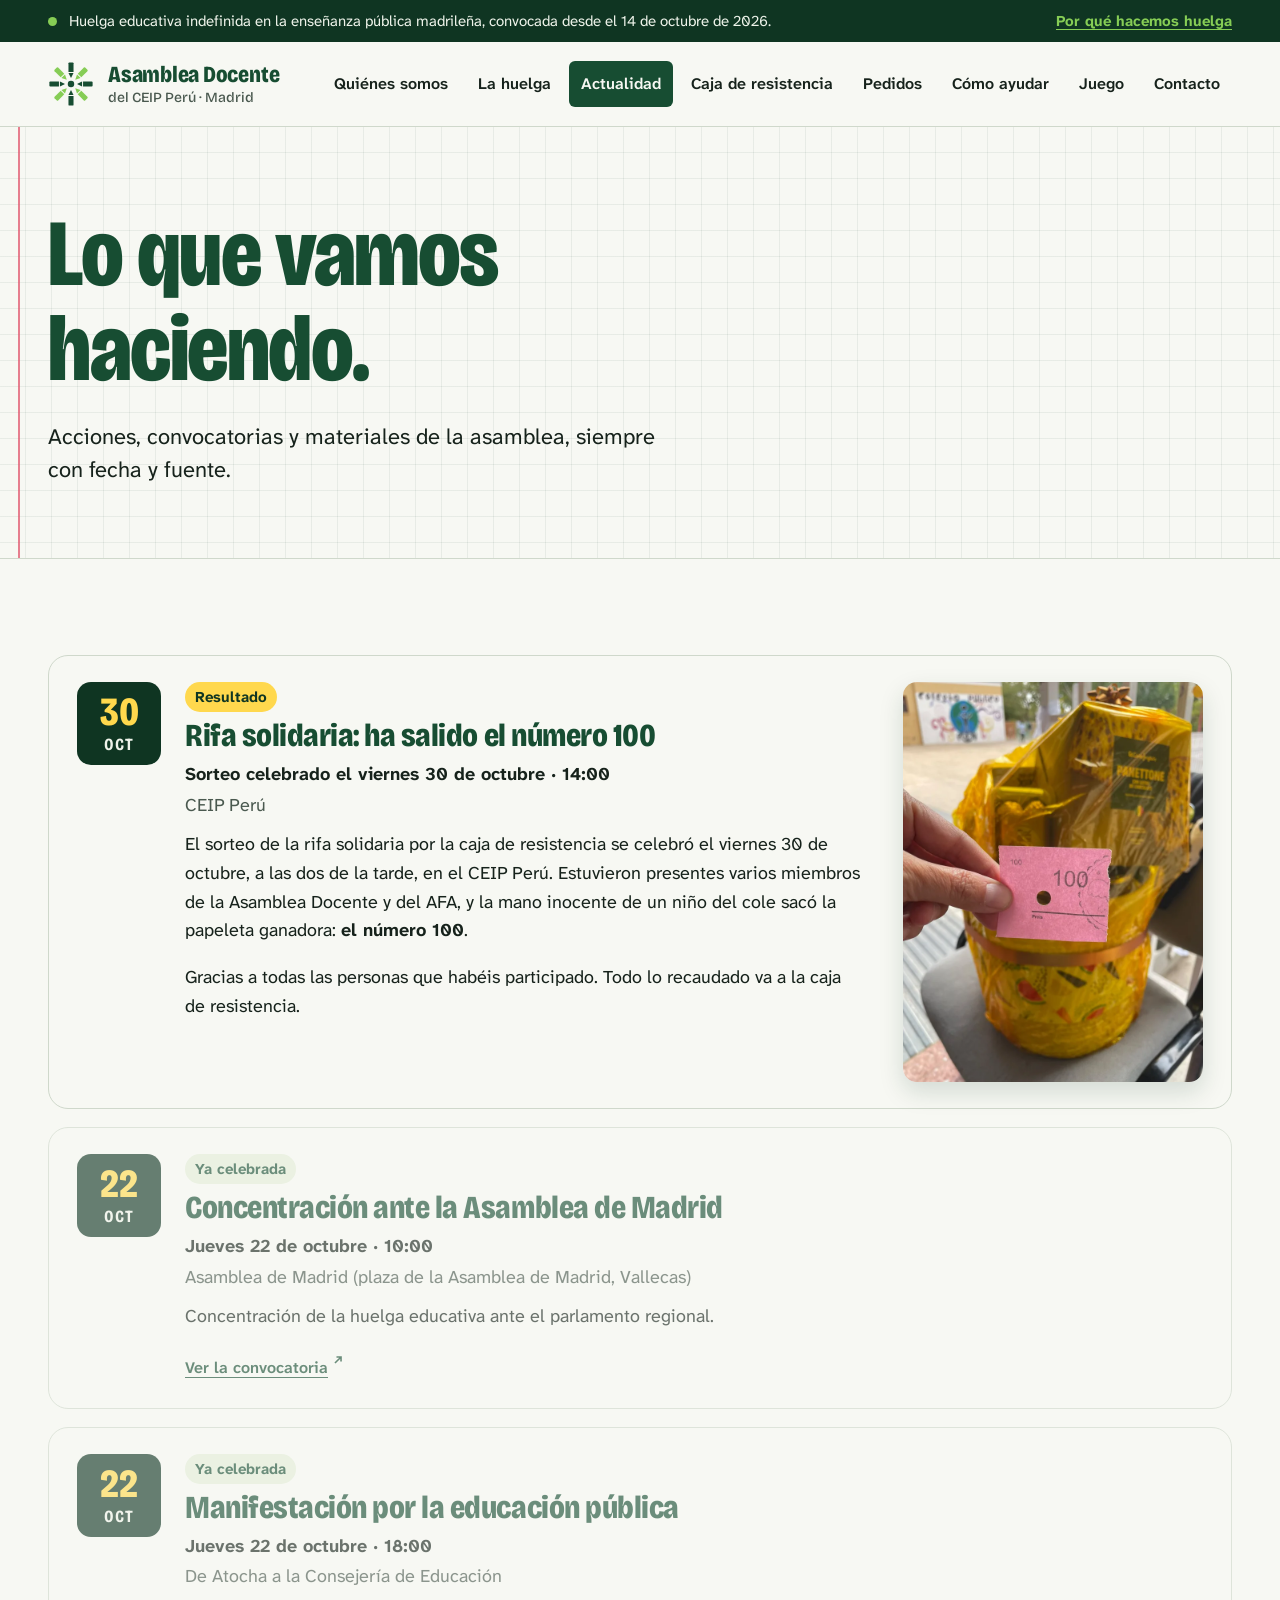
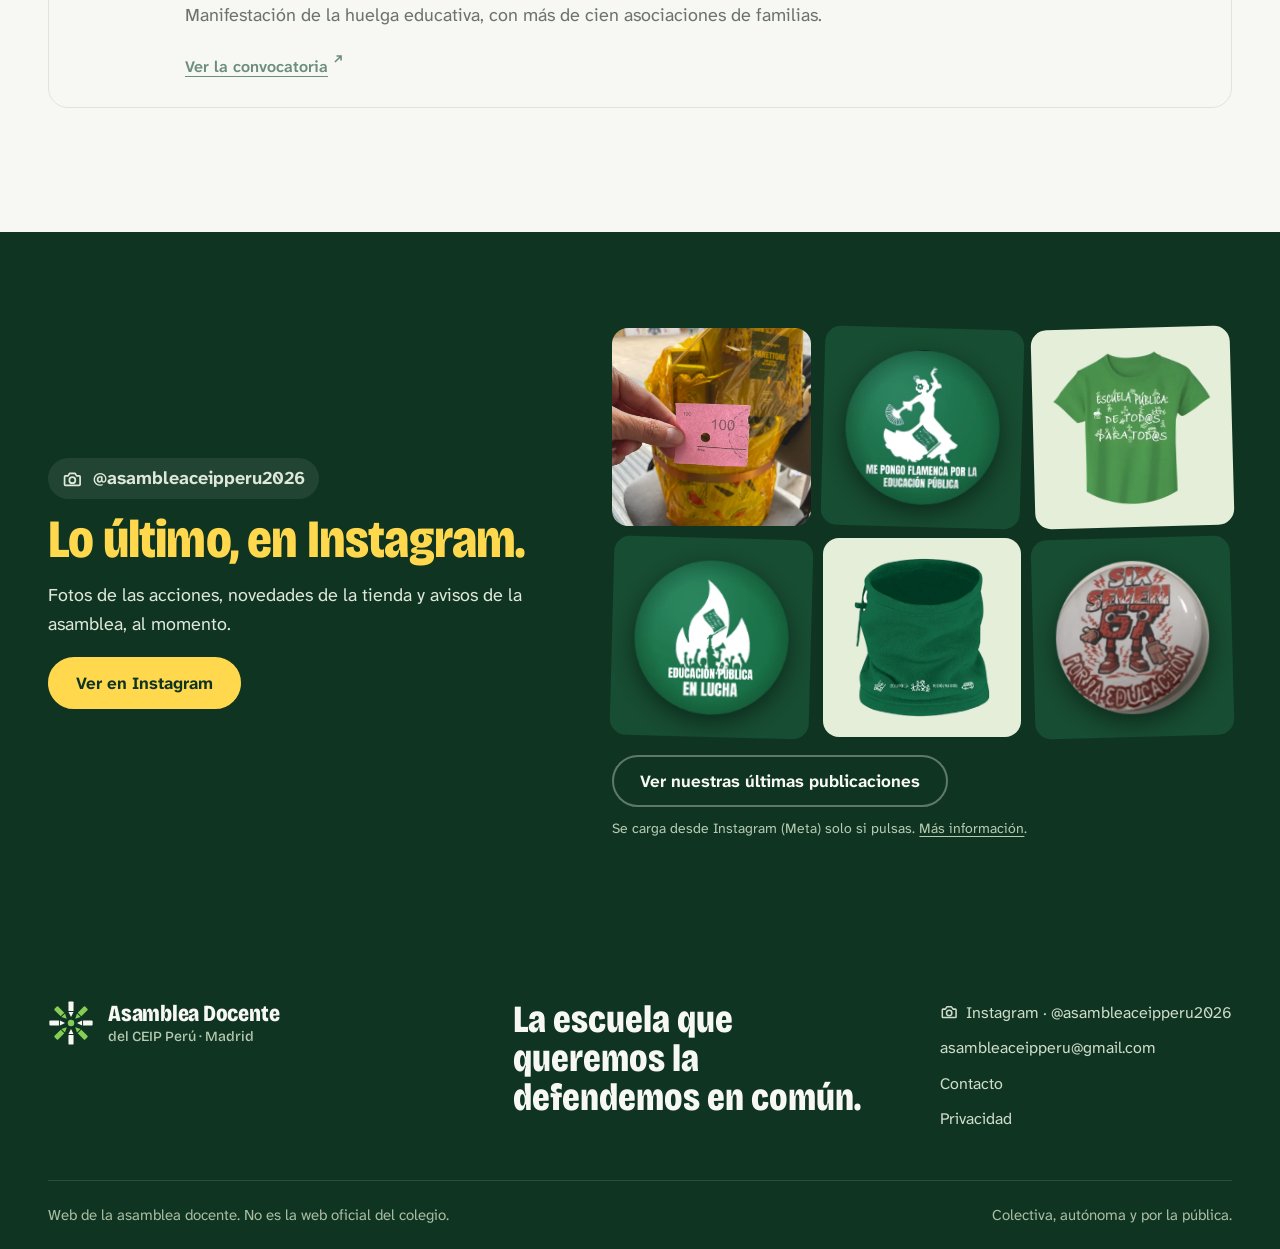
<file: actualidad.html>
<!doctype html>
<html lang="es"><head><meta charset="utf-8"><meta name="viewport" content="width=device-width, initial-scale=1">
<title>Actualidad · Asamblea Docente del CEIP Perú</title><meta name="description" content="Acciones, convocatorias y materiales de la Asamblea Docente del CEIP Perú.">
<meta name="theme-color" content="#0f3522"><meta name="color-scheme" content="light">
<link rel="canonical" href="https://asambleaceipperu.github.io/actualidad.html"><meta property="og:url" content="https://asambleaceipperu.github.io/actualidad.html"><meta property="og:image" content="https://asambleaceipperu.github.io/assets/compartir.png"><meta property="og:image:width" content="1200"><meta property="og:image:height" content="630"><meta name="twitter:card" content="summary_large_image">
<meta property="og:title" content="Actualidad · Asamblea Docente del CEIP Perú"><meta property="og:description" content="Acciones, convocatorias y materiales de la Asamblea Docente del CEIP Perú."><meta property="og:type" content="website"><meta property="og:locale" content="es_ES"><meta property="og:site_name" content="Asamblea Docente del CEIP Perú">
<link rel="icon" href="assets/simbolo.svg" type="image/svg+xml"><link rel="preload" href="assets/fuentes/bricolage-grotesque.woff2" as="font" type="font/woff2" crossorigin><link rel="stylesheet" href="assets/style.css"><script src="assets/contacto-config.js" defer></script><script src="assets/site.js" defer></script></head>
<body><a class="skip" href="#contenido">Saltar al contenido</a>
<div class="aviso"><div class="wrap"><span class="pulso" aria-hidden="true"></span><span>Huelga educativa indefinida en la enseñanza pública madrileña, convocada desde el 14 de octubre de 2026.</span><a href="huelga.html">Por qué hacemos huelga</a></div></div>
<header class="header"><div class="wrap header-inner"><a class="brand" href="index.html" aria-label="Asamblea Docente del CEIP Perú. Inicio"><svg xmlns="http://www.w3.org/2000/svg" viewBox="-50 -50 100 100" aria-hidden="true" focusable="false"><g transform="rotate(0)"><g fill="#174d32"><path d="M-5.5 -26.2V-45q0-2 2-2H3.5q2 0 2 2V-26.2Z"/><path d="M-5.5 -24H5.5L0 -13Z"/></g></g><g transform="rotate(45)"><g fill="#86cd55"><path d="M-5.5 -26.2V-45q0-2 2-2H3.5q2 0 2 2V-26.2Z"/><path d="M-5.5 -24H5.5L0 -13Z"/></g></g><g transform="rotate(90)"><g fill="#174d32"><path d="M-5.5 -26.2V-45q0-2 2-2H3.5q2 0 2 2V-26.2Z"/><path d="M-5.5 -24H5.5L0 -13Z"/></g></g><g transform="rotate(135)"><g fill="#86cd55"><path d="M-5.5 -26.2V-45q0-2 2-2H3.5q2 0 2 2V-26.2Z"/><path d="M-5.5 -24H5.5L0 -13Z"/></g></g><g transform="rotate(180)"><g fill="#174d32"><path d="M-5.5 -26.2V-45q0-2 2-2H3.5q2 0 2 2V-26.2Z"/><path d="M-5.5 -24H5.5L0 -13Z"/></g></g><g transform="rotate(225)"><g fill="#86cd55"><path d="M-5.5 -26.2V-45q0-2 2-2H3.5q2 0 2 2V-26.2Z"/><path d="M-5.5 -24H5.5L0 -13Z"/></g></g><g transform="rotate(270)"><g fill="#174d32"><path d="M-5.5 -26.2V-45q0-2 2-2H3.5q2 0 2 2V-26.2Z"/><path d="M-5.5 -24H5.5L0 -13Z"/></g></g><g transform="rotate(315)"><g fill="#86cd55"><path d="M-5.5 -26.2V-45q0-2 2-2H3.5q2 0 2 2V-26.2Z"/><path d="M-5.5 -24H5.5L0 -13Z"/></g></g><circle r="7" fill="#174d32"/></svg><span class="brand-text"><strong>Asamblea Docente</strong><small>del CEIP Perú · Madrid</small></span></a>
<button class="menu-toggle" aria-controls="menu" aria-expanded="false" hidden>Menú</button><nav id="menu" aria-label="Principal"><a href="quienes-somos.html">Quiénes somos</a><a href="huelga.html">La huelga</a><a href="actualidad.html" aria-current="page">Actualidad</a><a href="caja-resistencia.html">Caja de resistencia</a><a href="pedidos.html">Pedidos</a><a href="ayudar.html">Cómo ayudar</a><a href="juego/">Juego</a><a href="contacto.html">Contacto</a></nav></div></header>
<main id="contenido"><div class="cuaderno"><div class="page-intro wrap"><h1 data-edit>Lo que vamos haciendo.</h1><p class="lead" data-edit>Acciones, convocatorias y materiales de la asamblea, siempre con fecha y fuente.</p></div></div><section class="wrap section" id="publicaciones"><div class="eventos"><article class="evento con-foto"><div class="fecha" aria-hidden="true"><b>30</b><span>oct</span></div><div><span class="tag tag-resultado">Resultado</span><h2 data-edit>Rifa solidaria: ha salido el número 100</h2><p class="cuando" data-edit>Sorteo celebrado el viernes 30 de octubre · 14:00</p><p class="donde" data-edit>CEIP Perú</p><p data-edit>El sorteo de la rifa solidaria por la caja de resistencia se celebró el viernes 30 de octubre, a las dos de la tarde, en el CEIP Perú. Estuvieron presentes varios miembros de la Asamblea Docente y del AFA, y la mano inocente de un niño del cole sacó la papeleta ganadora: <strong>el número 100</strong>.</p><p data-edit>Gracias a todas las personas que habéis participado. Todo lo recaudado va a la caja de resistencia.</p></div><figure class="evento-foto"><img src="assets/sorteo-rifa.webp" alt="La cesta de la rifa y, delante, la papeleta ganadora con el número 100" width="750" height="1000"></figure></article><article class="evento pasado"><div class="fecha" aria-hidden="true"><b>22</b><span>oct</span></div><div><span class="tag">Ya celebrada</span><h2 data-edit>Concentración ante la Asamblea de Madrid</h2><p class="cuando" data-edit>Jueves 22 de octubre · 10:00</p><p class="donde" data-edit>Asamblea de Madrid (plaza de la Asamblea de Madrid, Vallecas)</p><p data-edit>Concentración de la huelga educativa ante el parlamento regional.</p><a class="source-link ext" href="https://www.eldiariodemadrid.es/articulo/educacion/huelga-profesores-madrid-octubre-2026-calendario-manifestacion-22-octubre/20261016112838144350.html">Ver la convocatoria</a></div></article><article class="evento pasado"><div class="fecha" aria-hidden="true"><b>22</b><span>oct</span></div><div><span class="tag">Ya celebrada</span><h2 data-edit>Manifestación por la educación pública</h2><p class="cuando" data-edit>Jueves 22 de octubre · 18:00</p><p class="donde" data-edit>De Atocha a la Consejería de Educación</p><p data-edit>Manifestación de la huelga educativa, con más de cien asociaciones de familias.</p><a class="source-link ext" href="https://www.eldiariodemadrid.es/articulo/educacion/huelga-profesores-madrid-octubre-2026-calendario-manifestacion-22-octubre/20261016112838144350.html">Ver la convocatoria</a></div></article></div></section><section class="section ig-seccion" id="instagram"><div class="wrap ig-inner"><div class="ig-texto"><p class="ig-handle"><svg class="ico-foto" viewBox="0 0 24 24" aria-hidden="true" fill="none" stroke="currentColor" stroke-width="2" stroke-linecap="round" stroke-linejoin="round"><path d="M4 8h3l2-3h6l2 3h3a1 1 0 0 1 1 1v9a1 1 0 0 1-1 1H4a1 1 0 0 1-1-1V9a1 1 0 0 1 1-1z"/><circle cx="12" cy="13" r="3.5"/></svg>@asambleaceipperu2026</p><h2 data-edit>Lo último, en Instagram.</h2><p data-edit>Fotos de las acciones, novedades de la tienda y avisos de la asamblea, al momento.</p><a class="button amarillo" href="https://www.instagram.com/asambleaceipperu2026/" rel="noopener">Ver en Instagram</a></div><div class="ig-derecha"><div class="ig-feed" data-ig-feed><a class="ig-tesela foto" href="https://www.instagram.com/asambleaceipperu2026/" rel="noopener" tabindex="-1" aria-hidden="true"><img src="assets/sorteo-rifa.webp" alt="" loading="lazy"></a><a class="ig-tesela chapa" href="https://www.instagram.com/asambleaceipperu2026/" rel="noopener" tabindex="-1" aria-hidden="true"><img src="assets/productos/chapa-flamenca.webp" alt="" loading="lazy"></a><a class="ig-tesela prenda" href="https://www.instagram.com/asambleaceipperu2026/" rel="noopener" tabindex="-1" aria-hidden="true"><img src="assets/productos/camiseta.webp" alt="" loading="lazy"></a><a class="ig-tesela chapa" href="https://www.instagram.com/asambleaceipperu2026/" rel="noopener" tabindex="-1" aria-hidden="true"><img src="assets/productos/chapa-en-lucha.webp" alt="" loading="lazy"></a><a class="ig-tesela prenda" href="https://www.instagram.com/asambleaceipperu2026/" rel="noopener" tabindex="-1" aria-hidden="true"><img src="assets/productos/braga.webp" alt="" loading="lazy"></a><a class="ig-tesela chapa" href="https://www.instagram.com/asambleaceipperu2026/" rel="noopener" tabindex="-1" aria-hidden="true"><img src="assets/productos/chapa-six-seven-rojo.webp" alt="" loading="lazy"></a></div><div class="ig-cargar"><button class="button" type="button" data-ig-cargar="https://www.instagram.com/asambleaceipperu2026/">Ver nuestras últimas publicaciones</button><small>Se carga desde Instagram (Meta) solo si pulsas. <a href="privacidad.html">Más información</a>.</small></div></div></div></section></main>
<footer><div class="wrap footer-main"><a class="brand" href="index.html" aria-label="Asamblea Docente del CEIP Perú. Inicio"><svg xmlns="http://www.w3.org/2000/svg" viewBox="-50 -50 100 100" aria-hidden="true" focusable="false"><g transform="rotate(0)"><g fill="#f7f8f3"><path d="M-5.5 -26.2V-45q0-2 2-2H3.5q2 0 2 2V-26.2Z"/><path d="M-5.5 -24H5.5L0 -13Z"/></g></g><g transform="rotate(45)"><g fill="#86cd55"><path d="M-5.5 -26.2V-45q0-2 2-2H3.5q2 0 2 2V-26.2Z"/><path d="M-5.5 -24H5.5L0 -13Z"/></g></g><g transform="rotate(90)"><g fill="#f7f8f3"><path d="M-5.5 -26.2V-45q0-2 2-2H3.5q2 0 2 2V-26.2Z"/><path d="M-5.5 -24H5.5L0 -13Z"/></g></g><g transform="rotate(135)"><g fill="#86cd55"><path d="M-5.5 -26.2V-45q0-2 2-2H3.5q2 0 2 2V-26.2Z"/><path d="M-5.5 -24H5.5L0 -13Z"/></g></g><g transform="rotate(180)"><g fill="#f7f8f3"><path d="M-5.5 -26.2V-45q0-2 2-2H3.5q2 0 2 2V-26.2Z"/><path d="M-5.5 -24H5.5L0 -13Z"/></g></g><g transform="rotate(225)"><g fill="#86cd55"><path d="M-5.5 -26.2V-45q0-2 2-2H3.5q2 0 2 2V-26.2Z"/><path d="M-5.5 -24H5.5L0 -13Z"/></g></g><g transform="rotate(270)"><g fill="#f7f8f3"><path d="M-5.5 -26.2V-45q0-2 2-2H3.5q2 0 2 2V-26.2Z"/><path d="M-5.5 -24H5.5L0 -13Z"/></g></g><g transform="rotate(315)"><g fill="#86cd55"><path d="M-5.5 -26.2V-45q0-2 2-2H3.5q2 0 2 2V-26.2Z"/><path d="M-5.5 -24H5.5L0 -13Z"/></g></g><circle r="7" fill="#86cd55"/></svg><span class="brand-text"><strong>Asamblea Docente</strong><small>del CEIP Perú · Madrid</small></span></a><p class="footer-lema">La escuela que queremos la defendemos en común.</p><nav class="footer-links" aria-label="Pie de página"><a class="ig-link" href="https://www.instagram.com/asambleaceipperu2026/" rel="noopener"><svg class="ico-foto" viewBox="0 0 24 24" aria-hidden="true" fill="none" stroke="currentColor" stroke-width="2" stroke-linecap="round" stroke-linejoin="round"><path d="M4 8h3l2-3h6l2 3h3a1 1 0 0 1 1 1v9a1 1 0 0 1-1 1H4a1 1 0 0 1-1-1V9a1 1 0 0 1 1-1z"/><circle cx="12" cy="13" r="3.5"/></svg><span>Instagram · @asambleaceipperu2026</span></a><a href="mailto:asambleaceipperu@gmail.com">asambleaceipperu@gmail.com</a><a href="contacto.html">Contacto</a><a href="privacidad.html">Privacidad</a></nav></div><div class="wrap footer-bottom"><span>Web de la asamblea docente. No es la web oficial del colegio.</span><span>Colectiva, autónoma y por la pública.</span></div></footer>
<div id="status" class="toast" role="status" aria-live="polite"></div></body></html>
</file>
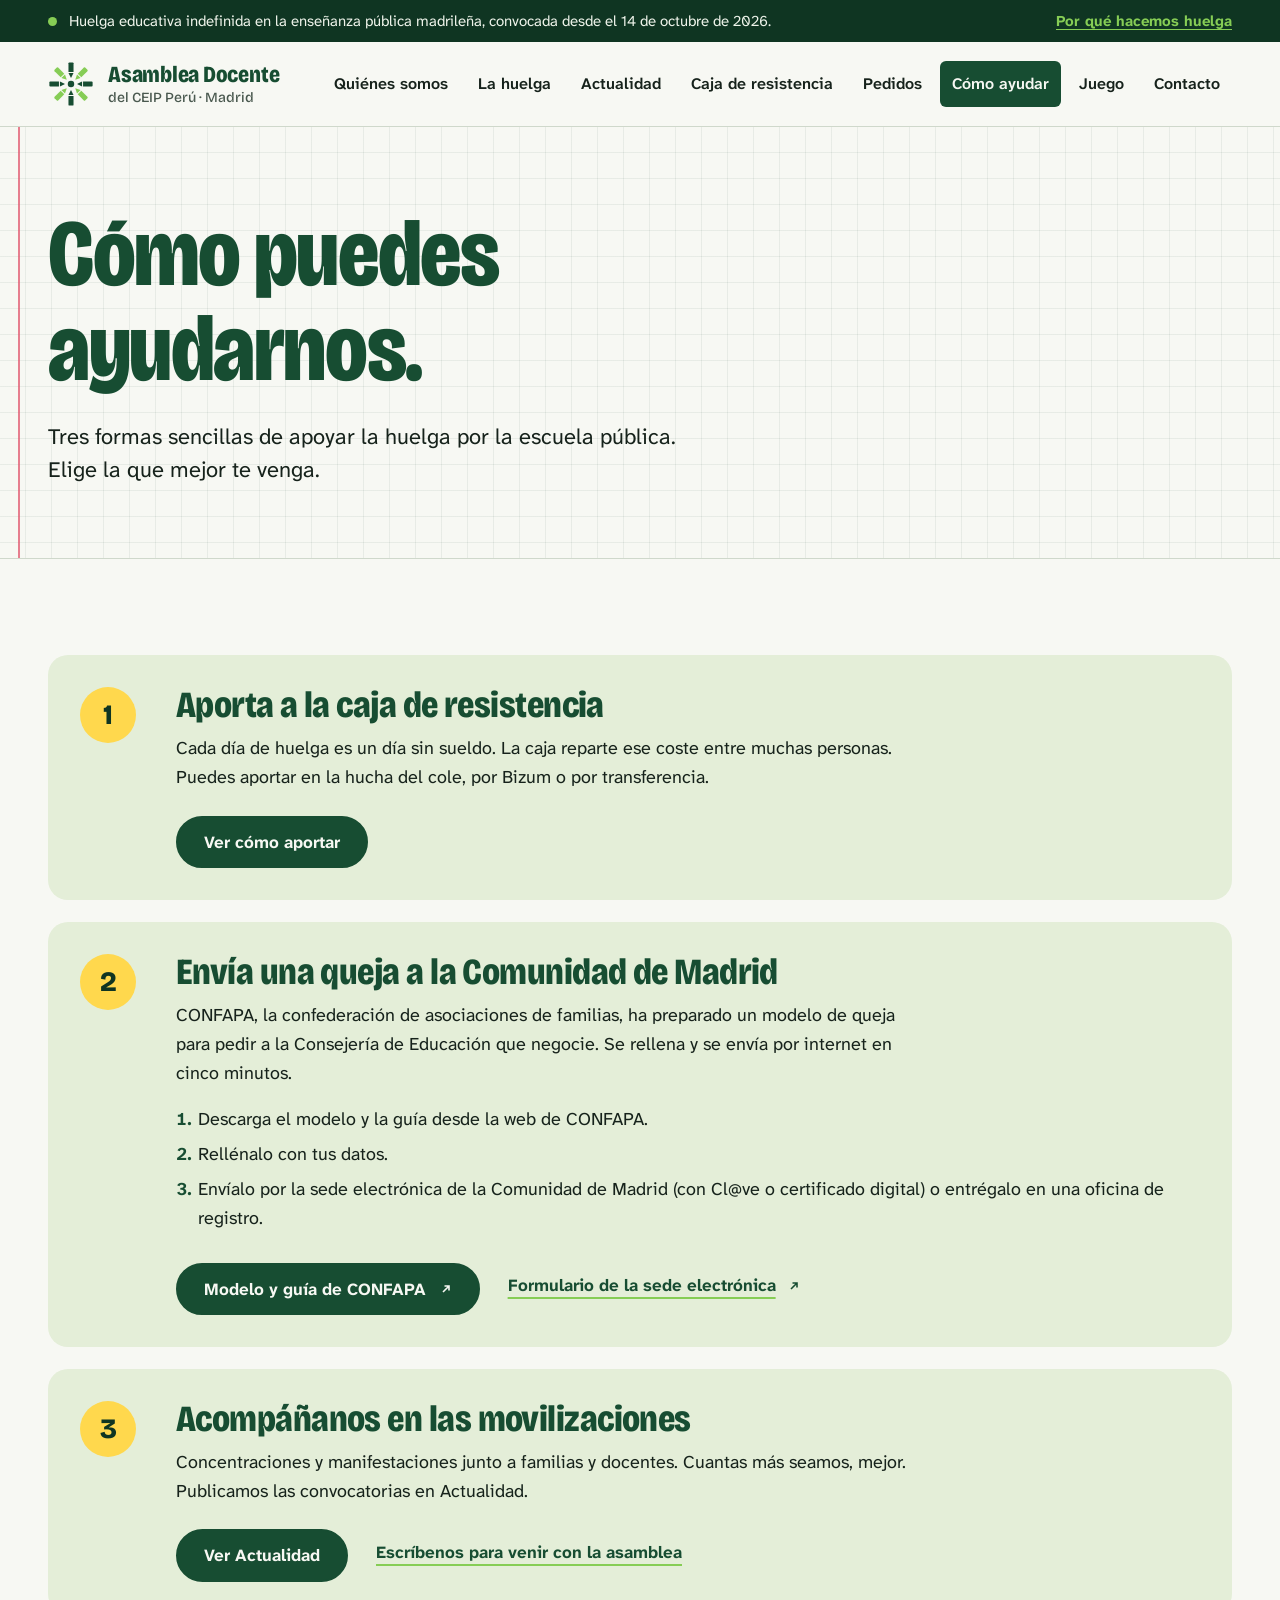
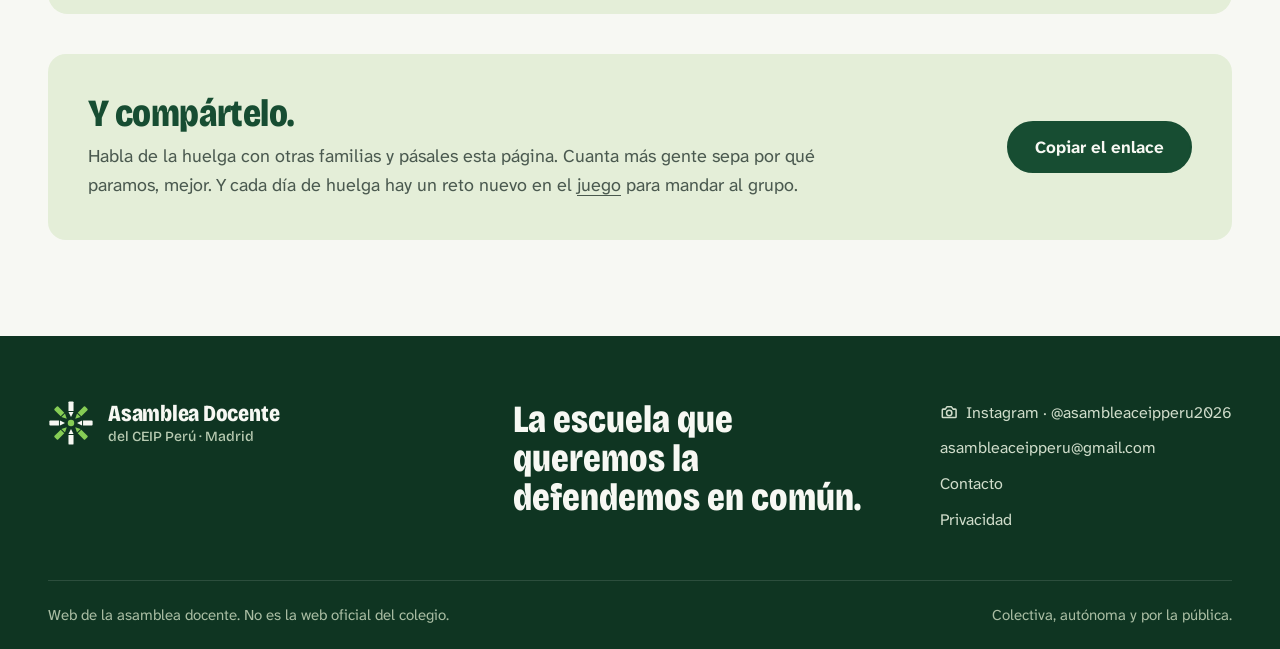
<file: ayudar.html>
<!doctype html>
<html lang="es"><head><meta charset="utf-8"><meta name="viewport" content="width=device-width, initial-scale=1">
<title>Cómo ayudar · Asamblea Docente del CEIP Perú</title><meta name="description" content="Tres formas sencillas de apoyar la huelga por la escuela pública: la caja de resistencia, una queja a la Comunidad de Madrid y las movilizaciones.">
<meta name="theme-color" content="#0f3522"><meta name="color-scheme" content="light">
<link rel="canonical" href="https://asambleaceipperu.github.io/ayudar.html"><meta property="og:url" content="https://asambleaceipperu.github.io/ayudar.html"><meta property="og:image" content="https://asambleaceipperu.github.io/assets/compartir.png"><meta property="og:image:width" content="1200"><meta property="og:image:height" content="630"><meta name="twitter:card" content="summary_large_image">
<meta property="og:title" content="Cómo ayudar · Asamblea Docente del CEIP Perú"><meta property="og:description" content="Tres formas sencillas de apoyar la huelga por la escuela pública: la caja de resistencia, una queja a la Comunidad de Madrid y las movilizaciones."><meta property="og:type" content="website"><meta property="og:locale" content="es_ES"><meta property="og:site_name" content="Asamblea Docente del CEIP Perú">
<link rel="icon" href="assets/simbolo.svg" type="image/svg+xml"><link rel="preload" href="assets/fuentes/bricolage-grotesque.woff2" as="font" type="font/woff2" crossorigin><link rel="stylesheet" href="assets/style.css"><script src="assets/contacto-config.js" defer></script><script src="assets/site.js" defer></script></head>
<body><a class="skip" href="#contenido">Saltar al contenido</a>
<div class="aviso"><div class="wrap"><span class="pulso" aria-hidden="true"></span><span>Huelga educativa indefinida en la enseñanza pública madrileña, convocada desde el 14 de octubre de 2026.</span><a href="huelga.html">Por qué hacemos huelga</a></div></div>
<header class="header"><div class="wrap header-inner"><a class="brand" href="index.html" aria-label="Asamblea Docente del CEIP Perú. Inicio"><svg xmlns="http://www.w3.org/2000/svg" viewBox="-50 -50 100 100" aria-hidden="true" focusable="false"><g transform="rotate(0)"><g fill="#174d32"><path d="M-5.5 -26.2V-45q0-2 2-2H3.5q2 0 2 2V-26.2Z"/><path d="M-5.5 -24H5.5L0 -13Z"/></g></g><g transform="rotate(45)"><g fill="#86cd55"><path d="M-5.5 -26.2V-45q0-2 2-2H3.5q2 0 2 2V-26.2Z"/><path d="M-5.5 -24H5.5L0 -13Z"/></g></g><g transform="rotate(90)"><g fill="#174d32"><path d="M-5.5 -26.2V-45q0-2 2-2H3.5q2 0 2 2V-26.2Z"/><path d="M-5.5 -24H5.5L0 -13Z"/></g></g><g transform="rotate(135)"><g fill="#86cd55"><path d="M-5.5 -26.2V-45q0-2 2-2H3.5q2 0 2 2V-26.2Z"/><path d="M-5.5 -24H5.5L0 -13Z"/></g></g><g transform="rotate(180)"><g fill="#174d32"><path d="M-5.5 -26.2V-45q0-2 2-2H3.5q2 0 2 2V-26.2Z"/><path d="M-5.5 -24H5.5L0 -13Z"/></g></g><g transform="rotate(225)"><g fill="#86cd55"><path d="M-5.5 -26.2V-45q0-2 2-2H3.5q2 0 2 2V-26.2Z"/><path d="M-5.5 -24H5.5L0 -13Z"/></g></g><g transform="rotate(270)"><g fill="#174d32"><path d="M-5.5 -26.2V-45q0-2 2-2H3.5q2 0 2 2V-26.2Z"/><path d="M-5.5 -24H5.5L0 -13Z"/></g></g><g transform="rotate(315)"><g fill="#86cd55"><path d="M-5.5 -26.2V-45q0-2 2-2H3.5q2 0 2 2V-26.2Z"/><path d="M-5.5 -24H5.5L0 -13Z"/></g></g><circle r="7" fill="#174d32"/></svg><span class="brand-text"><strong>Asamblea Docente</strong><small>del CEIP Perú · Madrid</small></span></a>
<button class="menu-toggle" aria-controls="menu" aria-expanded="false" hidden>Menú</button><nav id="menu" aria-label="Principal"><a href="quienes-somos.html">Quiénes somos</a><a href="huelga.html">La huelga</a><a href="actualidad.html">Actualidad</a><a href="caja-resistencia.html">Caja de resistencia</a><a href="pedidos.html">Pedidos</a><a href="ayudar.html" aria-current="page">Cómo ayudar</a><a href="juego/">Juego</a><a href="contacto.html">Contacto</a></nav></div></header>
<main id="contenido"><div class="cuaderno"><div class="page-intro wrap"><h1 data-edit>Cómo puedes ayudarnos.</h1><p class="lead" data-edit>Tres formas sencillas de apoyar la huelga por la escuela pública. Elige la que mejor te venga.</p></div></div><section class="wrap section"><ol class="ayudas">
<li id="caja"><h2 data-edit>Aporta a la caja de resistencia</h2><p data-edit>Cada día de huelga es un día sin sueldo. La caja reparte ese coste entre muchas personas. Puedes aportar en la hucha del cole, por Bizum o por transferencia.</p><a class="button" href="caja-resistencia.html">Ver cómo aportar</a></li>
<li id="queja"><h2 data-edit>Envía una queja a la Comunidad de Madrid</h2><p data-edit>CONFAPA, la confederación de asociaciones de familias, ha preparado un modelo de queja para pedir a la Consejería de Educación que negocie. Se rellena y se envía por internet en cinco minutos.</p><ol class="mini-pasos"><li data-edit>Descarga el modelo y la guía desde la web de CONFAPA.</li><li data-edit>Rellénalo con tus datos.</li><li data-edit>Envíalo por la sede electrónica de la Comunidad de Madrid (con Cl@ve o certificado digital) o entrégalo en una oficina de registro.</li></ol><div class="buttons"><a class="button ext" href="https://www.confapamadrid.org/2026/10/informacion-huelga-indefinida-docentes.html">Modelo y guía de CONFAPA</a><a class="text-link ext" href="https://sede.comunidad.madrid/prestacion-social/formulario-solicitud-generica">Formulario de la sede electrónica</a></div></li>
<li id="movilizaciones"><h2 data-edit>Acompáñanos en las movilizaciones</h2><p data-edit>Concentraciones y manifestaciones junto a familias y docentes. Cuantas más seamos, mejor. Publicamos las convocatorias en Actualidad.</p><div class="buttons"><a class="button" href="actualidad.html">Ver Actualidad</a><a class="text-link" href="contacto.html">Escríbenos para venir con la asamblea</a></div></li>
</ol><div class="fund-query"><div><h2 data-edit>Y compártelo.</h2><p data-edit>Habla de la huelga con otras familias y pásales esta página. Cuanta más gente sepa por qué paramos, mejor. Y cada día de huelga hay un reto nuevo en el <a href="juego/">juego</a> para mandar al grupo.</p></div><button class="button copy-url" data-url="ayudar.html">Copiar el enlace</button></div></section></main>
<footer><div class="wrap footer-main"><a class="brand" href="index.html" aria-label="Asamblea Docente del CEIP Perú. Inicio"><svg xmlns="http://www.w3.org/2000/svg" viewBox="-50 -50 100 100" aria-hidden="true" focusable="false"><g transform="rotate(0)"><g fill="#f7f8f3"><path d="M-5.5 -26.2V-45q0-2 2-2H3.5q2 0 2 2V-26.2Z"/><path d="M-5.5 -24H5.5L0 -13Z"/></g></g><g transform="rotate(45)"><g fill="#86cd55"><path d="M-5.5 -26.2V-45q0-2 2-2H3.5q2 0 2 2V-26.2Z"/><path d="M-5.5 -24H5.5L0 -13Z"/></g></g><g transform="rotate(90)"><g fill="#f7f8f3"><path d="M-5.5 -26.2V-45q0-2 2-2H3.5q2 0 2 2V-26.2Z"/><path d="M-5.5 -24H5.5L0 -13Z"/></g></g><g transform="rotate(135)"><g fill="#86cd55"><path d="M-5.5 -26.2V-45q0-2 2-2H3.5q2 0 2 2V-26.2Z"/><path d="M-5.5 -24H5.5L0 -13Z"/></g></g><g transform="rotate(180)"><g fill="#f7f8f3"><path d="M-5.5 -26.2V-45q0-2 2-2H3.5q2 0 2 2V-26.2Z"/><path d="M-5.5 -24H5.5L0 -13Z"/></g></g><g transform="rotate(225)"><g fill="#86cd55"><path d="M-5.5 -26.2V-45q0-2 2-2H3.5q2 0 2 2V-26.2Z"/><path d="M-5.5 -24H5.5L0 -13Z"/></g></g><g transform="rotate(270)"><g fill="#f7f8f3"><path d="M-5.5 -26.2V-45q0-2 2-2H3.5q2 0 2 2V-26.2Z"/><path d="M-5.5 -24H5.5L0 -13Z"/></g></g><g transform="rotate(315)"><g fill="#86cd55"><path d="M-5.5 -26.2V-45q0-2 2-2H3.5q2 0 2 2V-26.2Z"/><path d="M-5.5 -24H5.5L0 -13Z"/></g></g><circle r="7" fill="#86cd55"/></svg><span class="brand-text"><strong>Asamblea Docente</strong><small>del CEIP Perú · Madrid</small></span></a><p class="footer-lema">La escuela que queremos la defendemos en común.</p><nav class="footer-links" aria-label="Pie de página"><a class="ig-link" href="https://www.instagram.com/asambleaceipperu2026/" rel="noopener"><svg class="ico-foto" viewBox="0 0 24 24" aria-hidden="true" fill="none" stroke="currentColor" stroke-width="2" stroke-linecap="round" stroke-linejoin="round"><path d="M4 8h3l2-3h6l2 3h3a1 1 0 0 1 1 1v9a1 1 0 0 1-1 1H4a1 1 0 0 1-1-1V9a1 1 0 0 1 1-1z"/><circle cx="12" cy="13" r="3.5"/></svg><span>Instagram · @asambleaceipperu2026</span></a><a href="mailto:asambleaceipperu@gmail.com">asambleaceipperu@gmail.com</a><a href="contacto.html">Contacto</a><a href="privacidad.html">Privacidad</a></nav></div><div class="wrap footer-bottom"><span>Web de la asamblea docente. No es la web oficial del colegio.</span><span>Colectiva, autónoma y por la pública.</span></div></footer>
<div id="status" class="toast" role="status" aria-live="polite"></div></body></html>
</file>
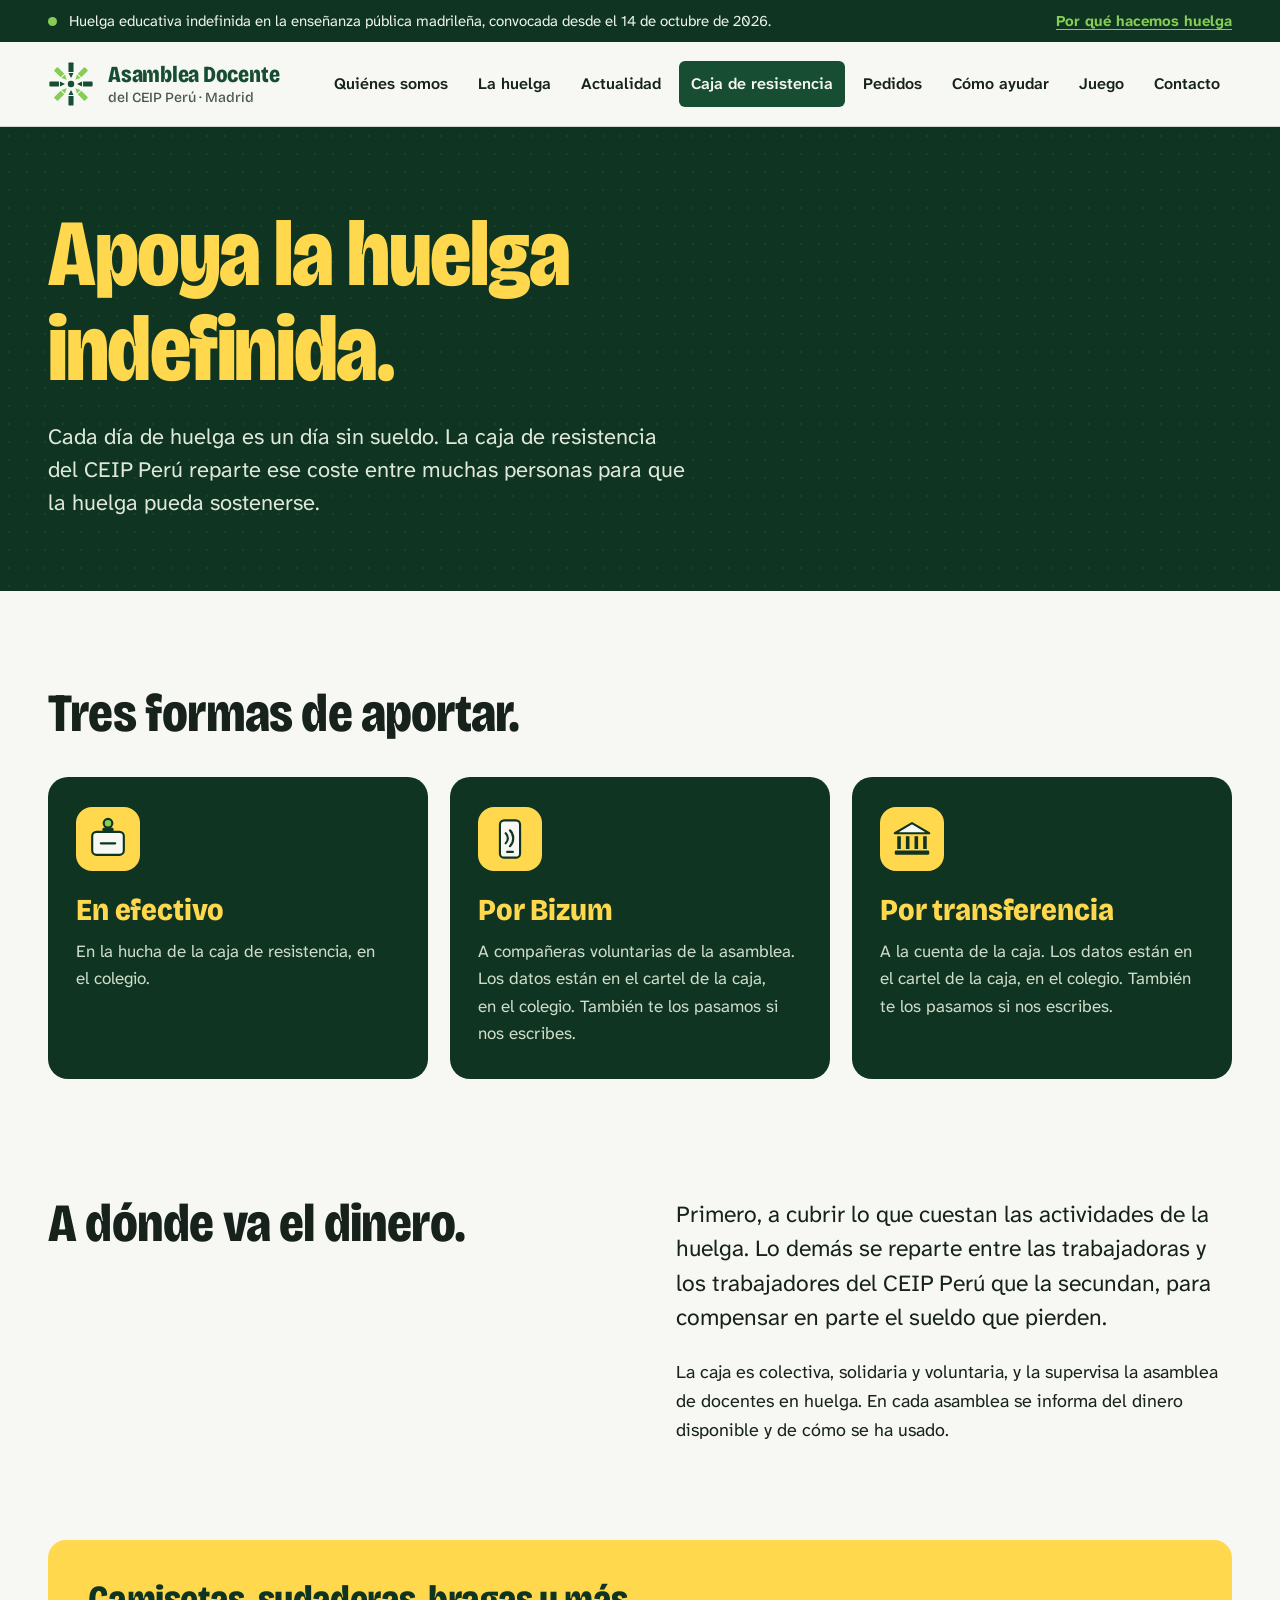
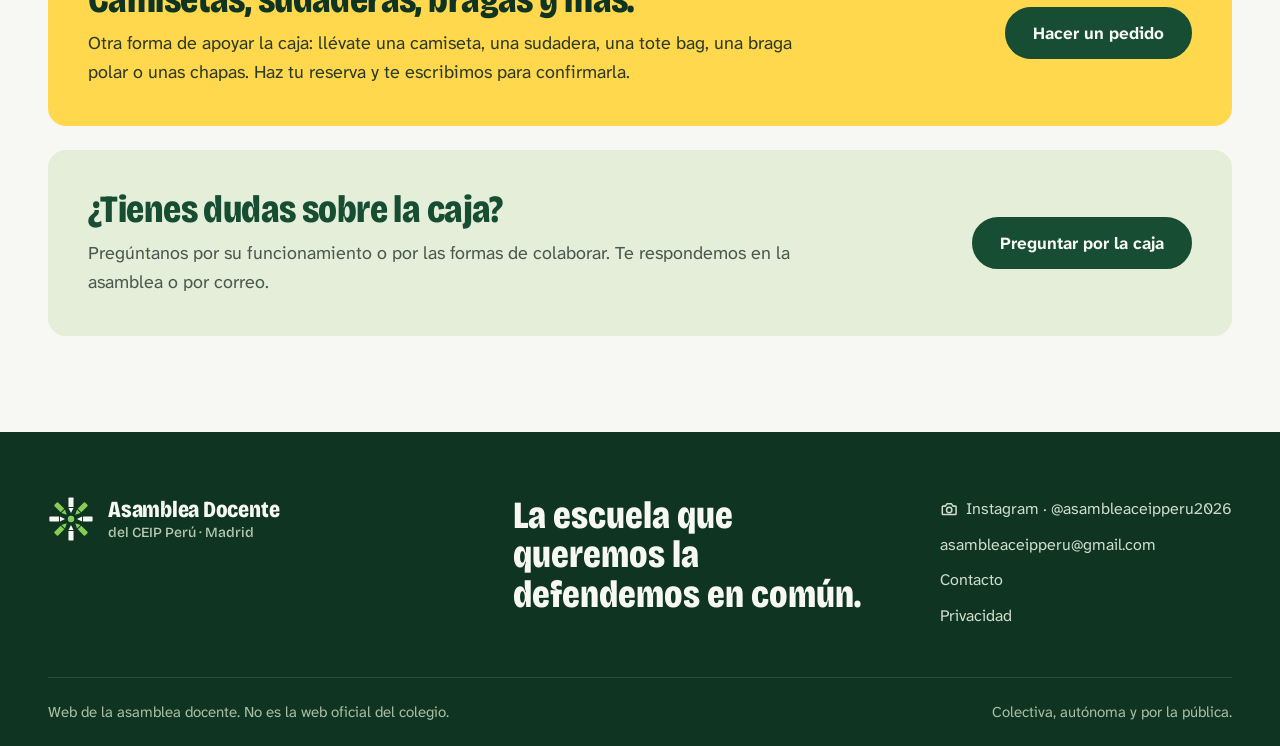
<file: caja-resistencia.html>
<!doctype html>
<html lang="es"><head><meta charset="utf-8"><meta name="viewport" content="width=device-width, initial-scale=1">
<title>Caja de resistencia · Asamblea Docente del CEIP Perú</title><meta name="description" content="Apoya la huelga indefinida: la caja de resistencia del CEIP Perú. Puedes aportar en efectivo, por Bizum o por transferencia.">
<meta name="theme-color" content="#0f3522"><meta name="color-scheme" content="light">
<link rel="canonical" href="https://asambleaceipperu.github.io/caja-resistencia.html"><meta property="og:url" content="https://asambleaceipperu.github.io/caja-resistencia.html"><meta property="og:image" content="https://asambleaceipperu.github.io/assets/compartir.png"><meta property="og:image:width" content="1200"><meta property="og:image:height" content="630"><meta name="twitter:card" content="summary_large_image">
<meta property="og:title" content="Caja de resistencia · Asamblea Docente del CEIP Perú"><meta property="og:description" content="Apoya la huelga indefinida: la caja de resistencia del CEIP Perú. Puedes aportar en efectivo, por Bizum o por transferencia."><meta property="og:type" content="website"><meta property="og:locale" content="es_ES"><meta property="og:site_name" content="Asamblea Docente del CEIP Perú">
<link rel="icon" href="assets/simbolo.svg" type="image/svg+xml"><link rel="preload" href="assets/fuentes/bricolage-grotesque.woff2" as="font" type="font/woff2" crossorigin><link rel="stylesheet" href="assets/style.css"><script src="assets/contacto-config.js" defer></script><script src="assets/site.js" defer></script></head>
<body><a class="skip" href="#contenido">Saltar al contenido</a>
<div class="aviso"><div class="wrap"><span class="pulso" aria-hidden="true"></span><span>Huelga educativa indefinida en la enseñanza pública madrileña, convocada desde el 14 de octubre de 2026.</span><a href="huelga.html">Por qué hacemos huelga</a></div></div>
<header class="header"><div class="wrap header-inner"><a class="brand" href="index.html" aria-label="Asamblea Docente del CEIP Perú. Inicio"><svg xmlns="http://www.w3.org/2000/svg" viewBox="-50 -50 100 100" aria-hidden="true" focusable="false"><g transform="rotate(0)"><g fill="#174d32"><path d="M-5.5 -26.2V-45q0-2 2-2H3.5q2 0 2 2V-26.2Z"/><path d="M-5.5 -24H5.5L0 -13Z"/></g></g><g transform="rotate(45)"><g fill="#86cd55"><path d="M-5.5 -26.2V-45q0-2 2-2H3.5q2 0 2 2V-26.2Z"/><path d="M-5.5 -24H5.5L0 -13Z"/></g></g><g transform="rotate(90)"><g fill="#174d32"><path d="M-5.5 -26.2V-45q0-2 2-2H3.5q2 0 2 2V-26.2Z"/><path d="M-5.5 -24H5.5L0 -13Z"/></g></g><g transform="rotate(135)"><g fill="#86cd55"><path d="M-5.5 -26.2V-45q0-2 2-2H3.5q2 0 2 2V-26.2Z"/><path d="M-5.5 -24H5.5L0 -13Z"/></g></g><g transform="rotate(180)"><g fill="#174d32"><path d="M-5.5 -26.2V-45q0-2 2-2H3.5q2 0 2 2V-26.2Z"/><path d="M-5.5 -24H5.5L0 -13Z"/></g></g><g transform="rotate(225)"><g fill="#86cd55"><path d="M-5.5 -26.2V-45q0-2 2-2H3.5q2 0 2 2V-26.2Z"/><path d="M-5.5 -24H5.5L0 -13Z"/></g></g><g transform="rotate(270)"><g fill="#174d32"><path d="M-5.5 -26.2V-45q0-2 2-2H3.5q2 0 2 2V-26.2Z"/><path d="M-5.5 -24H5.5L0 -13Z"/></g></g><g transform="rotate(315)"><g fill="#86cd55"><path d="M-5.5 -26.2V-45q0-2 2-2H3.5q2 0 2 2V-26.2Z"/><path d="M-5.5 -24H5.5L0 -13Z"/></g></g><circle r="7" fill="#174d32"/></svg><span class="brand-text"><strong>Asamblea Docente</strong><small>del CEIP Perú · Madrid</small></span></a>
<button class="menu-toggle" aria-controls="menu" aria-expanded="false" hidden>Menú</button><nav id="menu" aria-label="Principal"><a href="quienes-somos.html">Quiénes somos</a><a href="huelga.html">La huelga</a><a href="actualidad.html">Actualidad</a><a href="caja-resistencia.html" aria-current="page">Caja de resistencia</a><a href="pedidos.html">Pedidos</a><a href="ayudar.html">Cómo ayudar</a><a href="juego/">Juego</a><a href="contacto.html">Contacto</a></nav></div></header>
<main id="contenido"><div class="intro-caja"><div class="page-intro wrap"><h1 data-edit>Apoya la huelga indefinida.</h1><p class="lead" data-edit>Cada día de huelga es un día sin sueldo. La caja de resistencia del CEIP Perú reparte ese coste entre muchas personas para que la huelga pueda sostenerse.</p></div></div>
<section class="wrap section"><h2 data-edit>Tres formas de aportar.</h2><div class="aportes"><article><svg viewBox="0 0 64 64" aria-hidden="true"><rect x="10" y="22" width="44" height="32" rx="6" fill="#f7f8f3" stroke="#0f3522" stroke-width="3"/><rect x="24" y="16" width="16" height="6" rx="3" fill="#0f3522"/><circle cx="32" cy="10" r="6" fill="#86cd55" stroke="#0f3522" stroke-width="3"/><path d="M22 38h20" stroke="#0f3522" stroke-width="3" stroke-linecap="round"/></svg><h3 data-edit>En efectivo</h3><p data-edit>En la hucha de la caja de resistencia, en el colegio.</p></article><article><svg viewBox="0 0 64 64" aria-hidden="true"><rect x="18" y="6" width="28" height="52" rx="6" fill="#f7f8f3" stroke="#0f3522" stroke-width="3"/><path d="M28 50h8" stroke="#0f3522" stroke-width="3" stroke-linecap="round"/><path d="M26 24c4 4 4 10 0 14M32 20c6 6 6 16 0 22" fill="none" stroke="#0f3522" stroke-width="3" stroke-linecap="round"/></svg><h3 data-edit>Por Bizum</h3><p data-edit>A compañeras voluntarias de la asamblea. Los datos están en el cartel de la caja, en el colegio. También te los pasamos si nos escribes.</p></article><article><svg viewBox="0 0 64 64" aria-hidden="true"><path d="M8 24 32 10l24 14Z" fill="#f7f8f3" stroke="#0f3522" stroke-width="3" stroke-linejoin="round"/><path d="M14 28v18M26 28v18M38 28v18M50 28v18" stroke="#0f3522" stroke-width="5"/><rect x="8" y="48" width="48" height="6" rx="2" fill="#0f3522"/></svg><h3 data-edit>Por transferencia</h3><p data-edit>A la cuenta de la caja. Los datos están en el cartel de la caja, en el colegio. También te los pasamos si nos escribes.</p></article></div></section>
<section class="wrap section split" style="padding-top:0"><div><h2 data-edit>A dónde va el dinero.</h2></div><div><p class="large" data-edit>Primero, a cubrir lo que cuestan las actividades de la huelga. Lo demás se reparte entre las trabajadoras y los trabajadores del CEIP Perú que la secundan, para compensar en parte el sueldo que pierden.</p><p data-edit>La caja es colectiva, solidaria y voluntaria, y la supervisa la asamblea de docentes en huelga. En cada asamblea se informa del dinero disponible y de cómo se ha usado.</p></div></section>
<section class="wrap section" style="padding-top:0" id="material"><div class="material"><div><h2 data-edit>Camisetas, sudaderas, bragas y más.</h2><p data-edit>Otra forma de apoyar la caja: llévate una camiseta, una sudadera, una tote bag, una braga polar o unas chapas. Haz tu reserva y te escribimos para confirmarla.</p></div><a class="button" href="pedidos.html">Hacer un pedido</a></div></section>
<section class="wrap section" style="padding-top:0"><div class="fund-query" id="transparencia"><div><h2 data-edit>¿Tienes dudas sobre la caja?</h2><p data-edit>Pregúntanos por su funcionamiento o por las formas de colaborar. Te respondemos en la asamblea o por correo.</p></div><a class="button" href="contacto.html?tema=caja">Preguntar por la caja</a></div></section></main>
<footer><div class="wrap footer-main"><a class="brand" href="index.html" aria-label="Asamblea Docente del CEIP Perú. Inicio"><svg xmlns="http://www.w3.org/2000/svg" viewBox="-50 -50 100 100" aria-hidden="true" focusable="false"><g transform="rotate(0)"><g fill="#f7f8f3"><path d="M-5.5 -26.2V-45q0-2 2-2H3.5q2 0 2 2V-26.2Z"/><path d="M-5.5 -24H5.5L0 -13Z"/></g></g><g transform="rotate(45)"><g fill="#86cd55"><path d="M-5.5 -26.2V-45q0-2 2-2H3.5q2 0 2 2V-26.2Z"/><path d="M-5.5 -24H5.5L0 -13Z"/></g></g><g transform="rotate(90)"><g fill="#f7f8f3"><path d="M-5.5 -26.2V-45q0-2 2-2H3.5q2 0 2 2V-26.2Z"/><path d="M-5.5 -24H5.5L0 -13Z"/></g></g><g transform="rotate(135)"><g fill="#86cd55"><path d="M-5.5 -26.2V-45q0-2 2-2H3.5q2 0 2 2V-26.2Z"/><path d="M-5.5 -24H5.5L0 -13Z"/></g></g><g transform="rotate(180)"><g fill="#f7f8f3"><path d="M-5.5 -26.2V-45q0-2 2-2H3.5q2 0 2 2V-26.2Z"/><path d="M-5.5 -24H5.5L0 -13Z"/></g></g><g transform="rotate(225)"><g fill="#86cd55"><path d="M-5.5 -26.2V-45q0-2 2-2H3.5q2 0 2 2V-26.2Z"/><path d="M-5.5 -24H5.5L0 -13Z"/></g></g><g transform="rotate(270)"><g fill="#f7f8f3"><path d="M-5.5 -26.2V-45q0-2 2-2H3.5q2 0 2 2V-26.2Z"/><path d="M-5.5 -24H5.5L0 -13Z"/></g></g><g transform="rotate(315)"><g fill="#86cd55"><path d="M-5.5 -26.2V-45q0-2 2-2H3.5q2 0 2 2V-26.2Z"/><path d="M-5.5 -24H5.5L0 -13Z"/></g></g><circle r="7" fill="#86cd55"/></svg><span class="brand-text"><strong>Asamblea Docente</strong><small>del CEIP Perú · Madrid</small></span></a><p class="footer-lema">La escuela que queremos la defendemos en común.</p><nav class="footer-links" aria-label="Pie de página"><a class="ig-link" href="https://www.instagram.com/asambleaceipperu2026/" rel="noopener"><svg class="ico-foto" viewBox="0 0 24 24" aria-hidden="true" fill="none" stroke="currentColor" stroke-width="2" stroke-linecap="round" stroke-linejoin="round"><path d="M4 8h3l2-3h6l2 3h3a1 1 0 0 1 1 1v9a1 1 0 0 1-1 1H4a1 1 0 0 1-1-1V9a1 1 0 0 1 1-1z"/><circle cx="12" cy="13" r="3.5"/></svg><span>Instagram · @asambleaceipperu2026</span></a><a href="mailto:asambleaceipperu@gmail.com">asambleaceipperu@gmail.com</a><a href="contacto.html">Contacto</a><a href="privacidad.html">Privacidad</a></nav></div><div class="wrap footer-bottom"><span>Web de la asamblea docente. No es la web oficial del colegio.</span><span>Colectiva, autónoma y por la pública.</span></div></footer>
<div id="status" class="toast" role="status" aria-live="polite"></div></body></html>
</file>
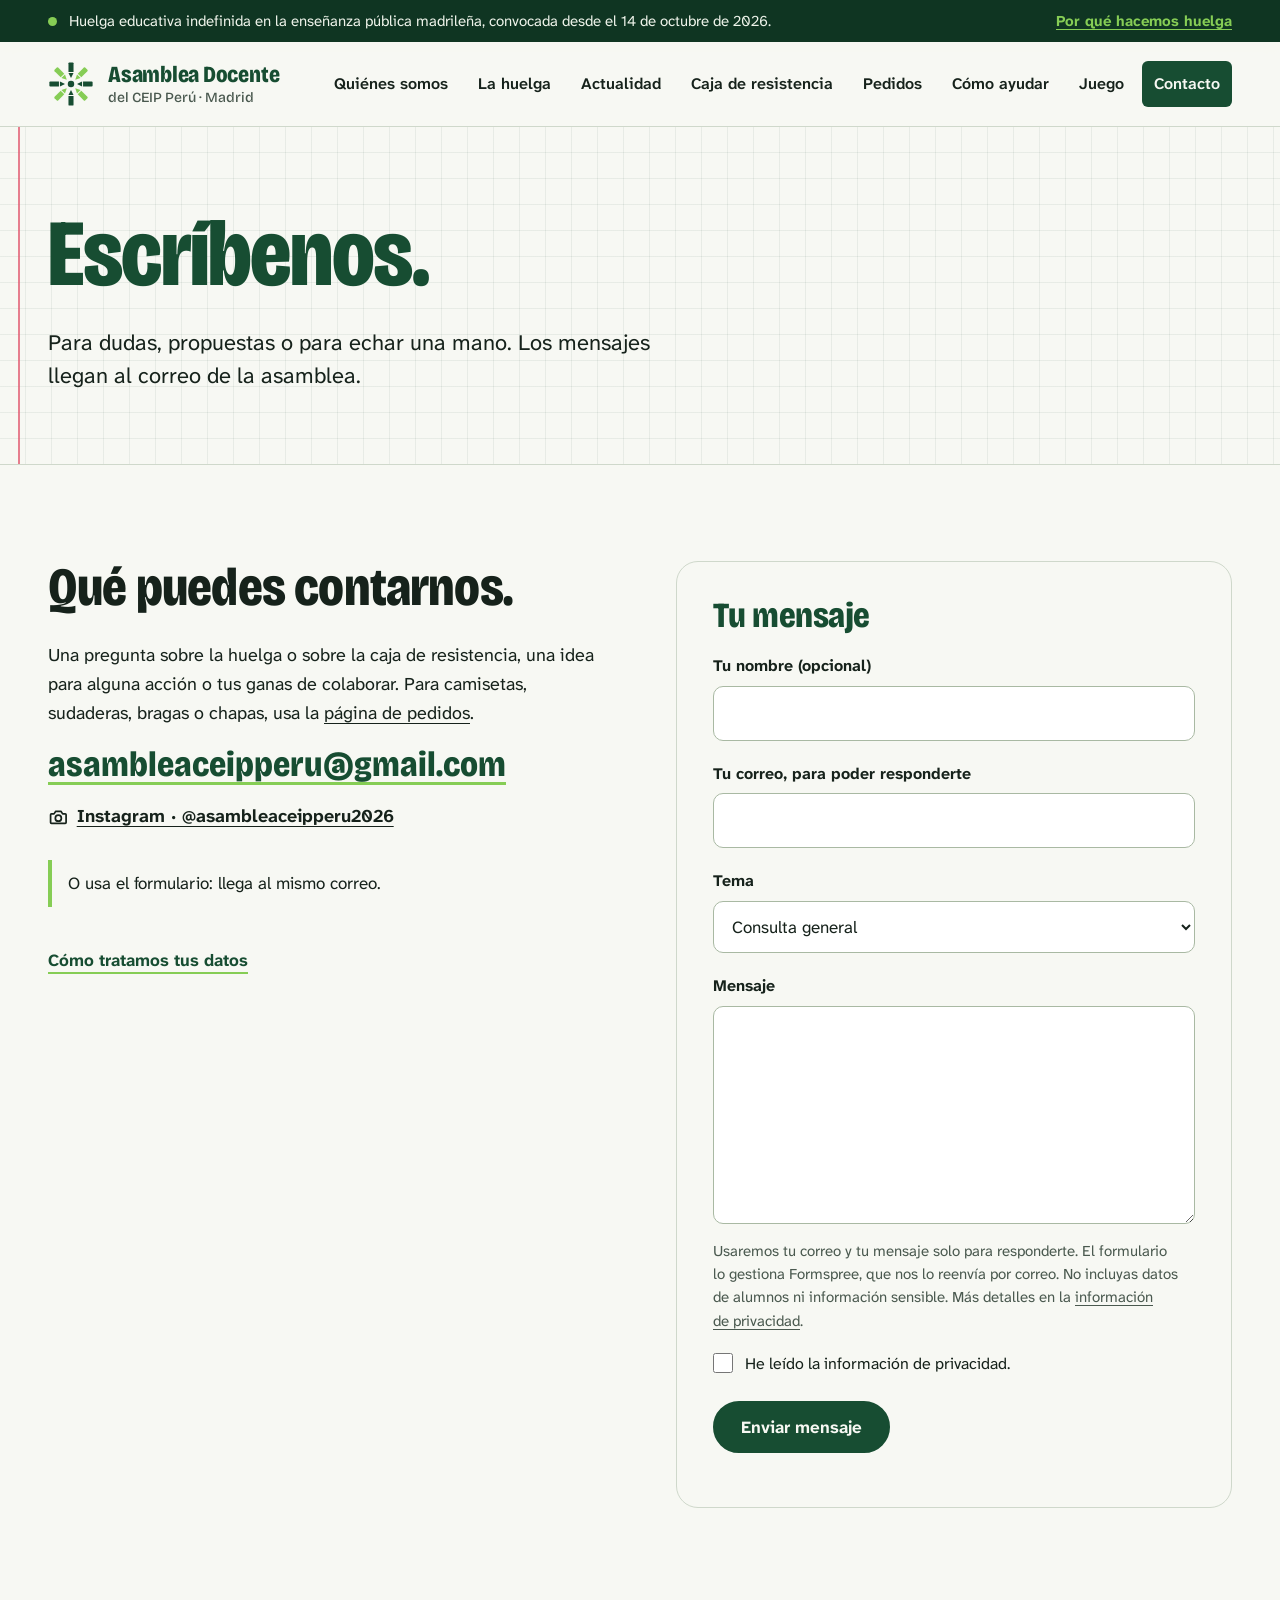
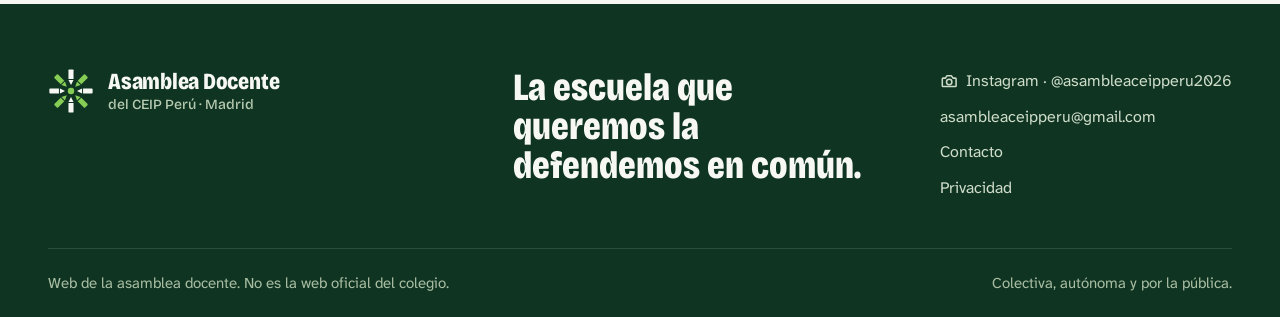
<file: contacto.html>
<!doctype html>
<html lang="es"><head><meta charset="utf-8"><meta name="viewport" content="width=device-width, initial-scale=1">
<title>Contacto · Asamblea Docente del CEIP Perú</title><meta name="description" content="Buzón de la Asamblea Docente del CEIP Perú para consultas, propuestas y colaboración.">
<meta name="theme-color" content="#0f3522"><meta name="color-scheme" content="light">
<link rel="canonical" href="https://asambleaceipperu.github.io/contacto.html"><meta property="og:url" content="https://asambleaceipperu.github.io/contacto.html"><meta property="og:image" content="https://asambleaceipperu.github.io/assets/compartir.png"><meta property="og:image:width" content="1200"><meta property="og:image:height" content="630"><meta name="twitter:card" content="summary_large_image">
<meta property="og:title" content="Contacto · Asamblea Docente del CEIP Perú"><meta property="og:description" content="Buzón de la Asamblea Docente del CEIP Perú para consultas, propuestas y colaboración."><meta property="og:type" content="website"><meta property="og:locale" content="es_ES"><meta property="og:site_name" content="Asamblea Docente del CEIP Perú">
<link rel="icon" href="assets/simbolo.svg" type="image/svg+xml"><link rel="preload" href="assets/fuentes/bricolage-grotesque.woff2" as="font" type="font/woff2" crossorigin><link rel="stylesheet" href="assets/style.css"><script src="assets/contacto-config.js" defer></script><script src="assets/site.js" defer></script></head>
<body><a class="skip" href="#contenido">Saltar al contenido</a>
<div class="aviso"><div class="wrap"><span class="pulso" aria-hidden="true"></span><span>Huelga educativa indefinida en la enseñanza pública madrileña, convocada desde el 14 de octubre de 2026.</span><a href="huelga.html">Por qué hacemos huelga</a></div></div>
<header class="header"><div class="wrap header-inner"><a class="brand" href="index.html" aria-label="Asamblea Docente del CEIP Perú. Inicio"><svg xmlns="http://www.w3.org/2000/svg" viewBox="-50 -50 100 100" aria-hidden="true" focusable="false"><g transform="rotate(0)"><g fill="#174d32"><path d="M-5.5 -26.2V-45q0-2 2-2H3.5q2 0 2 2V-26.2Z"/><path d="M-5.5 -24H5.5L0 -13Z"/></g></g><g transform="rotate(45)"><g fill="#86cd55"><path d="M-5.5 -26.2V-45q0-2 2-2H3.5q2 0 2 2V-26.2Z"/><path d="M-5.5 -24H5.5L0 -13Z"/></g></g><g transform="rotate(90)"><g fill="#174d32"><path d="M-5.5 -26.2V-45q0-2 2-2H3.5q2 0 2 2V-26.2Z"/><path d="M-5.5 -24H5.5L0 -13Z"/></g></g><g transform="rotate(135)"><g fill="#86cd55"><path d="M-5.5 -26.2V-45q0-2 2-2H3.5q2 0 2 2V-26.2Z"/><path d="M-5.5 -24H5.5L0 -13Z"/></g></g><g transform="rotate(180)"><g fill="#174d32"><path d="M-5.5 -26.2V-45q0-2 2-2H3.5q2 0 2 2V-26.2Z"/><path d="M-5.5 -24H5.5L0 -13Z"/></g></g><g transform="rotate(225)"><g fill="#86cd55"><path d="M-5.5 -26.2V-45q0-2 2-2H3.5q2 0 2 2V-26.2Z"/><path d="M-5.5 -24H5.5L0 -13Z"/></g></g><g transform="rotate(270)"><g fill="#174d32"><path d="M-5.5 -26.2V-45q0-2 2-2H3.5q2 0 2 2V-26.2Z"/><path d="M-5.5 -24H5.5L0 -13Z"/></g></g><g transform="rotate(315)"><g fill="#86cd55"><path d="M-5.5 -26.2V-45q0-2 2-2H3.5q2 0 2 2V-26.2Z"/><path d="M-5.5 -24H5.5L0 -13Z"/></g></g><circle r="7" fill="#174d32"/></svg><span class="brand-text"><strong>Asamblea Docente</strong><small>del CEIP Perú · Madrid</small></span></a>
<button class="menu-toggle" aria-controls="menu" aria-expanded="false" hidden>Menú</button><nav id="menu" aria-label="Principal"><a href="quienes-somos.html">Quiénes somos</a><a href="huelga.html">La huelga</a><a href="actualidad.html">Actualidad</a><a href="caja-resistencia.html">Caja de resistencia</a><a href="pedidos.html">Pedidos</a><a href="ayudar.html">Cómo ayudar</a><a href="juego/">Juego</a><a href="contacto.html" aria-current="page">Contacto</a></nav></div></header>
<main id="contenido"><div class="cuaderno"><div class="page-intro wrap"><h1 data-edit>Escríbenos.</h1><p class="lead" data-edit>Para dudas, propuestas o para echar una mano. Los mensajes llegan al correo de la asamblea.</p></div></div><section class="wrap section split"><div><h2 data-edit>Qué puedes contarnos.</h2><p data-edit>Una pregunta sobre la huelga o sobre la caja de resistencia, una idea para alguna acción o tus ganas de colaborar. Para camisetas, sudaderas, bragas o chapas, usa la <a href="pedidos.html">página de pedidos</a>.</p><p class="correo-grande"><a href="mailto:asambleaceipperu@gmail.com">asambleaceipperu@gmail.com</a></p><p class="ig-contacto"><a class="ig-link" href="https://www.instagram.com/asambleaceipperu2026/" rel="noopener"><svg class="ico-foto" viewBox="0 0 24 24" aria-hidden="true" fill="none" stroke="currentColor" stroke-width="2" stroke-linecap="round" stroke-linejoin="round"><path d="M4 8h3l2-3h6l2 3h3a1 1 0 0 1 1 1v9a1 1 0 0 1-1 1H4a1 1 0 0 1-1-1V9a1 1 0 0 1 1-1z"/><circle cx="12" cy="13" r="3.5"/></svg><span>Instagram · @asambleaceipperu2026</span></a></p><p class="contact-state activo" id="contact-state">O usa el formulario: llega al mismo correo.</p><a class="text-link" href="privacidad.html">Cómo tratamos tus datos</a></div><div class="draft-box"><form id="contact-form"><div class="form-heading"><h2>Tu mensaje</h2></div><label for="contact-name">Tu nombre (opcional)</label><input id="contact-name" name="name" maxlength="100" autocomplete="name"><label for="contact-email">Tu correo, para poder responderte</label><input id="contact-email" name="email" type="email" required maxlength="254" autocomplete="email"><label for="subject">Tema</label><select id="subject" name="subject"><option value="Consulta general">Consulta general</option><option value="Caja de resistencia">Caja de resistencia</option><option value="Material solidario">Material solidario (chapas, camisetas…)</option><option value="Propuesta o colaboración">Propuesta o colaboración</option></select><label for="message">Mensaje</label><textarea id="message" name="message" rows="7" maxlength="6000" required aria-describedby="contact-privacy"></textarea><input type="text" name="_gotcha" tabindex="-1" autocomplete="off" hidden><p class="micro" id="contact-privacy">Usaremos tu correo y tu mensaje solo para responderte. El formulario lo gestiona Formspree, que nos lo reenvía por correo. No incluyas datos de alumnos ni información sensible. Más detalles en la <a href="privacidad.html">información de privacidad</a>.</p><label class="check-label"><input type="checkbox" id="privacy-check" required> <span>He leído la información de privacidad.</span></label><button id="send-message" class="button" type="submit" disabled>Enviar mensaje</button><p class="micro" id="send-status" role="status" aria-live="polite"></p><noscript><p>Activa JavaScript para usar el buzón cuando esté disponible.</p></noscript></form></div></section></main>
<footer><div class="wrap footer-main"><a class="brand" href="index.html" aria-label="Asamblea Docente del CEIP Perú. Inicio"><svg xmlns="http://www.w3.org/2000/svg" viewBox="-50 -50 100 100" aria-hidden="true" focusable="false"><g transform="rotate(0)"><g fill="#f7f8f3"><path d="M-5.5 -26.2V-45q0-2 2-2H3.5q2 0 2 2V-26.2Z"/><path d="M-5.5 -24H5.5L0 -13Z"/></g></g><g transform="rotate(45)"><g fill="#86cd55"><path d="M-5.5 -26.2V-45q0-2 2-2H3.5q2 0 2 2V-26.2Z"/><path d="M-5.5 -24H5.5L0 -13Z"/></g></g><g transform="rotate(90)"><g fill="#f7f8f3"><path d="M-5.5 -26.2V-45q0-2 2-2H3.5q2 0 2 2V-26.2Z"/><path d="M-5.5 -24H5.5L0 -13Z"/></g></g><g transform="rotate(135)"><g fill="#86cd55"><path d="M-5.5 -26.2V-45q0-2 2-2H3.5q2 0 2 2V-26.2Z"/><path d="M-5.5 -24H5.5L0 -13Z"/></g></g><g transform="rotate(180)"><g fill="#f7f8f3"><path d="M-5.5 -26.2V-45q0-2 2-2H3.5q2 0 2 2V-26.2Z"/><path d="M-5.5 -24H5.5L0 -13Z"/></g></g><g transform="rotate(225)"><g fill="#86cd55"><path d="M-5.5 -26.2V-45q0-2 2-2H3.5q2 0 2 2V-26.2Z"/><path d="M-5.5 -24H5.5L0 -13Z"/></g></g><g transform="rotate(270)"><g fill="#f7f8f3"><path d="M-5.5 -26.2V-45q0-2 2-2H3.5q2 0 2 2V-26.2Z"/><path d="M-5.5 -24H5.5L0 -13Z"/></g></g><g transform="rotate(315)"><g fill="#86cd55"><path d="M-5.5 -26.2V-45q0-2 2-2H3.5q2 0 2 2V-26.2Z"/><path d="M-5.5 -24H5.5L0 -13Z"/></g></g><circle r="7" fill="#86cd55"/></svg><span class="brand-text"><strong>Asamblea Docente</strong><small>del CEIP Perú · Madrid</small></span></a><p class="footer-lema">La escuela que queremos la defendemos en común.</p><nav class="footer-links" aria-label="Pie de página"><a class="ig-link" href="https://www.instagram.com/asambleaceipperu2026/" rel="noopener"><svg class="ico-foto" viewBox="0 0 24 24" aria-hidden="true" fill="none" stroke="currentColor" stroke-width="2" stroke-linecap="round" stroke-linejoin="round"><path d="M4 8h3l2-3h6l2 3h3a1 1 0 0 1 1 1v9a1 1 0 0 1-1 1H4a1 1 0 0 1-1-1V9a1 1 0 0 1 1-1z"/><circle cx="12" cy="13" r="3.5"/></svg><span>Instagram · @asambleaceipperu2026</span></a><a href="mailto:asambleaceipperu@gmail.com">asambleaceipperu@gmail.com</a><a href="contacto.html">Contacto</a><a href="privacidad.html">Privacidad</a></nav></div><div class="wrap footer-bottom"><span>Web de la asamblea docente. No es la web oficial del colegio.</span><span>Colectiva, autónoma y por la pública.</span></div></footer>
<div id="status" class="toast" role="status" aria-live="polite"></div></body></html>
</file>
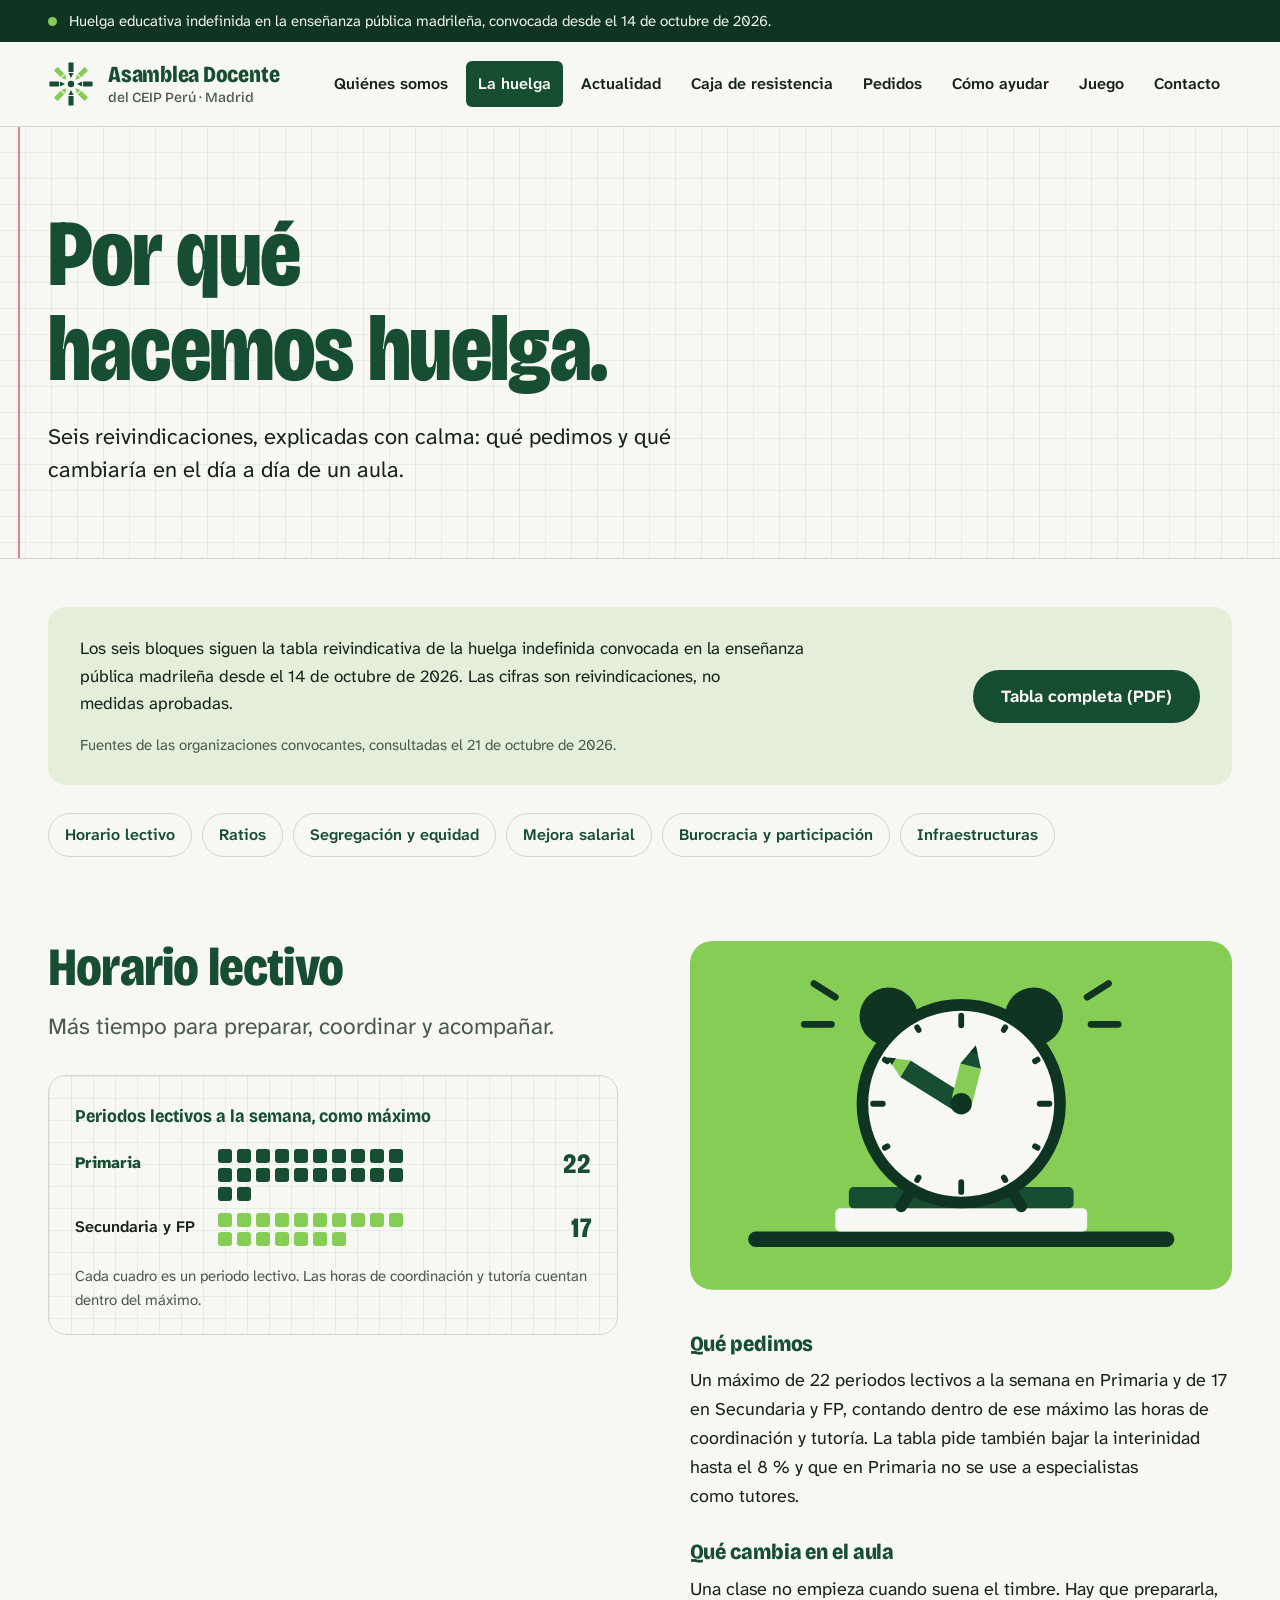
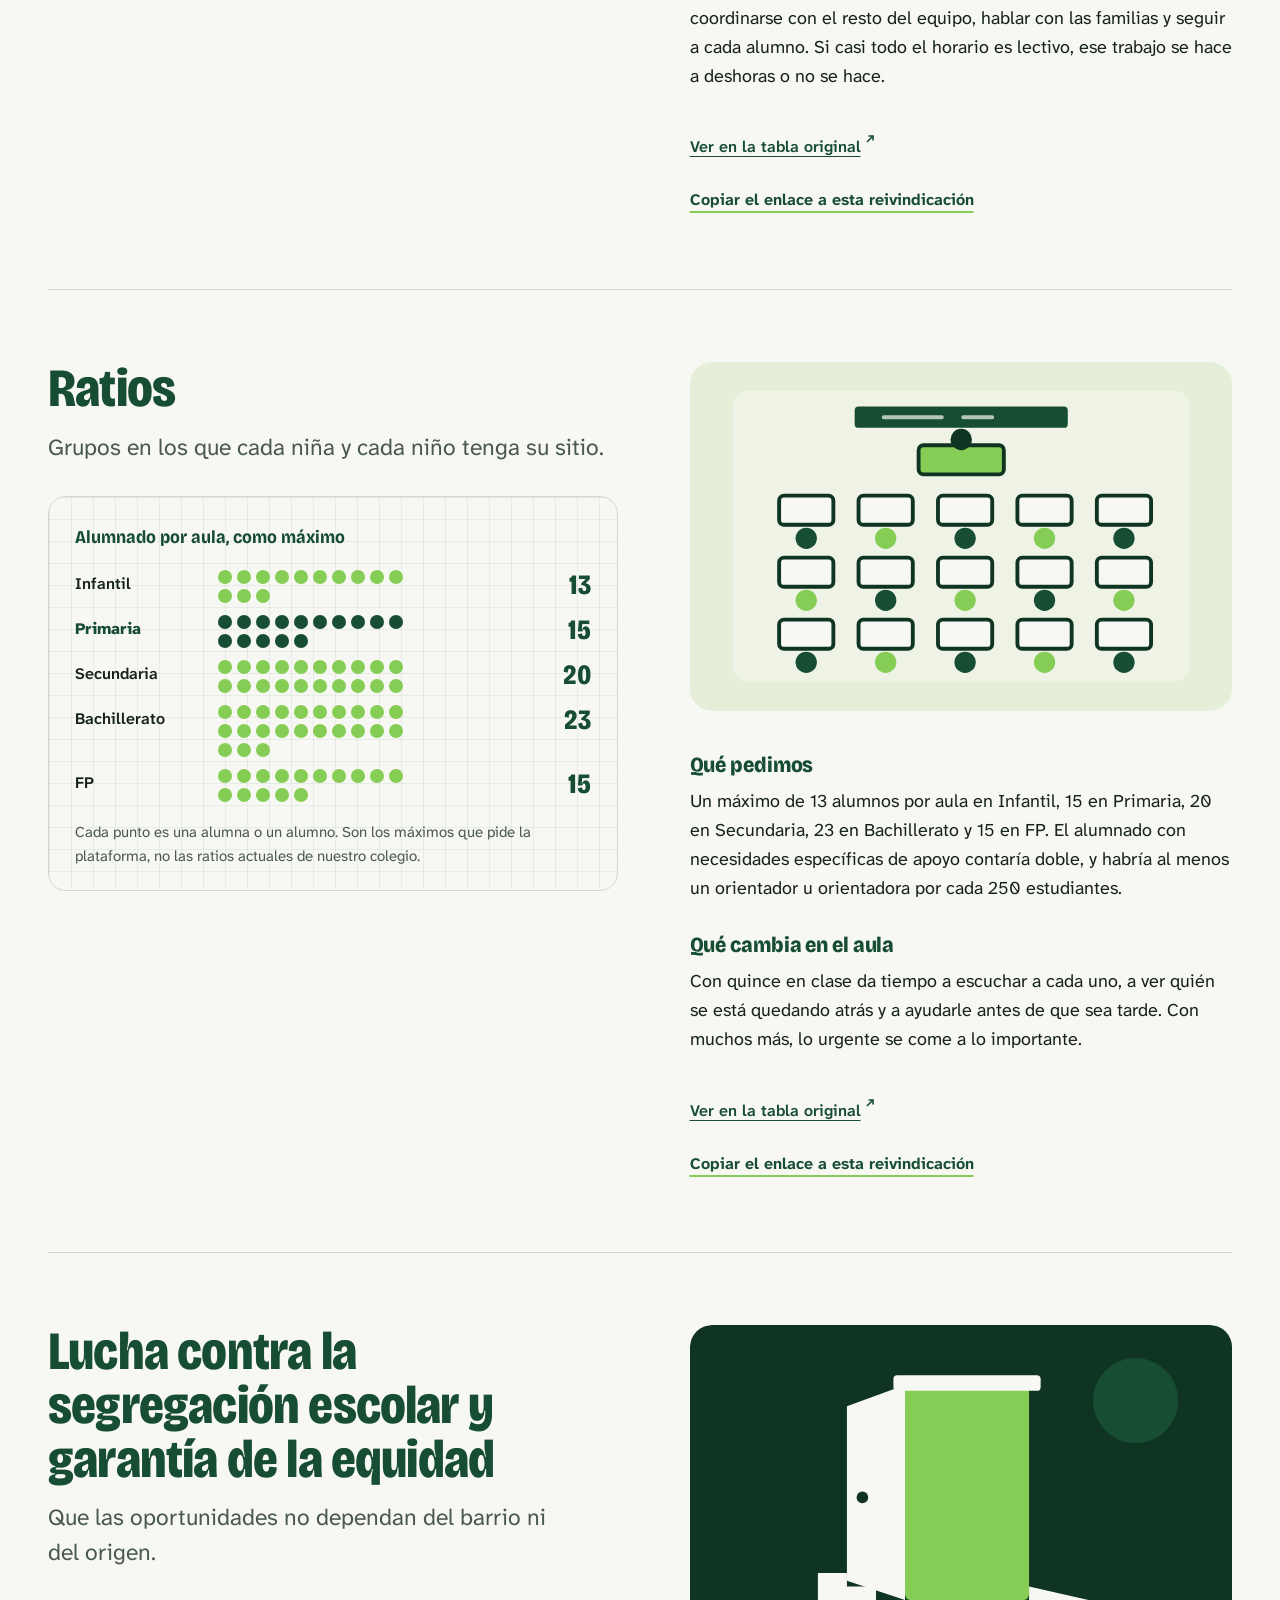
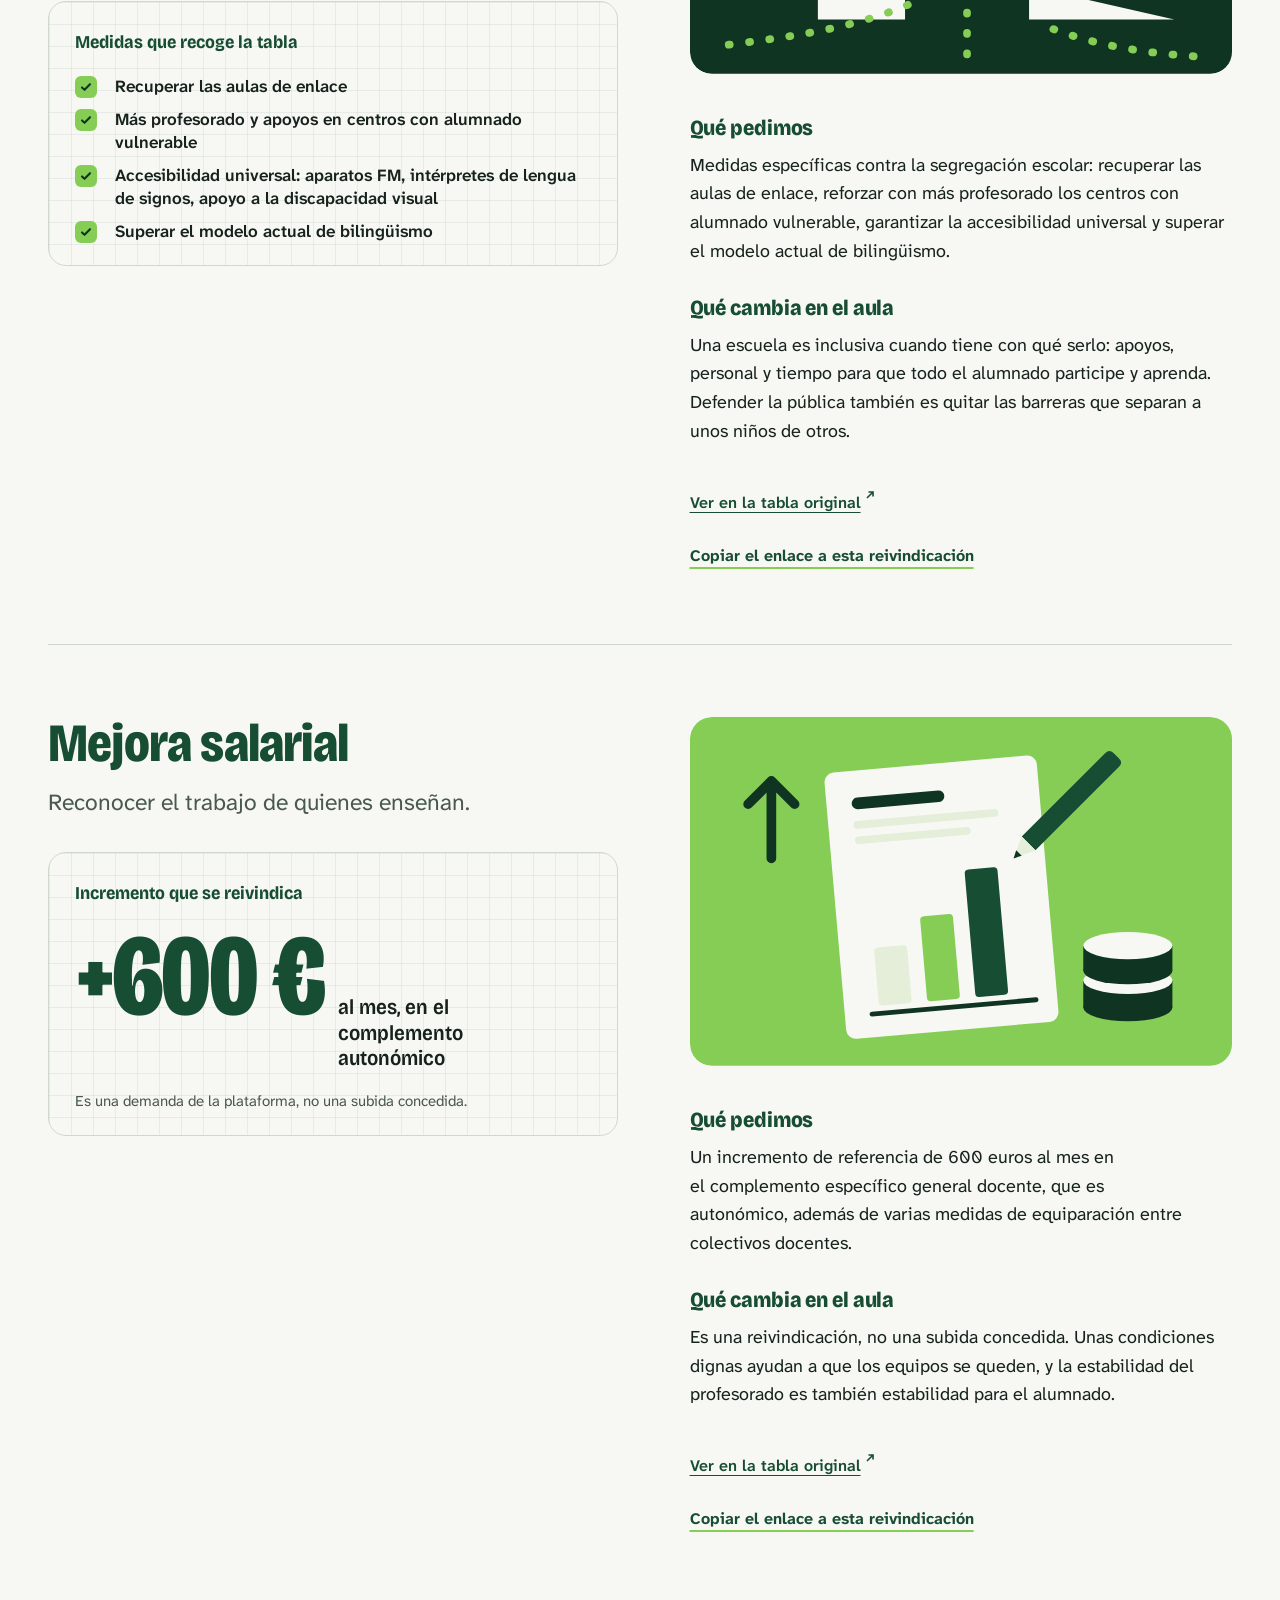
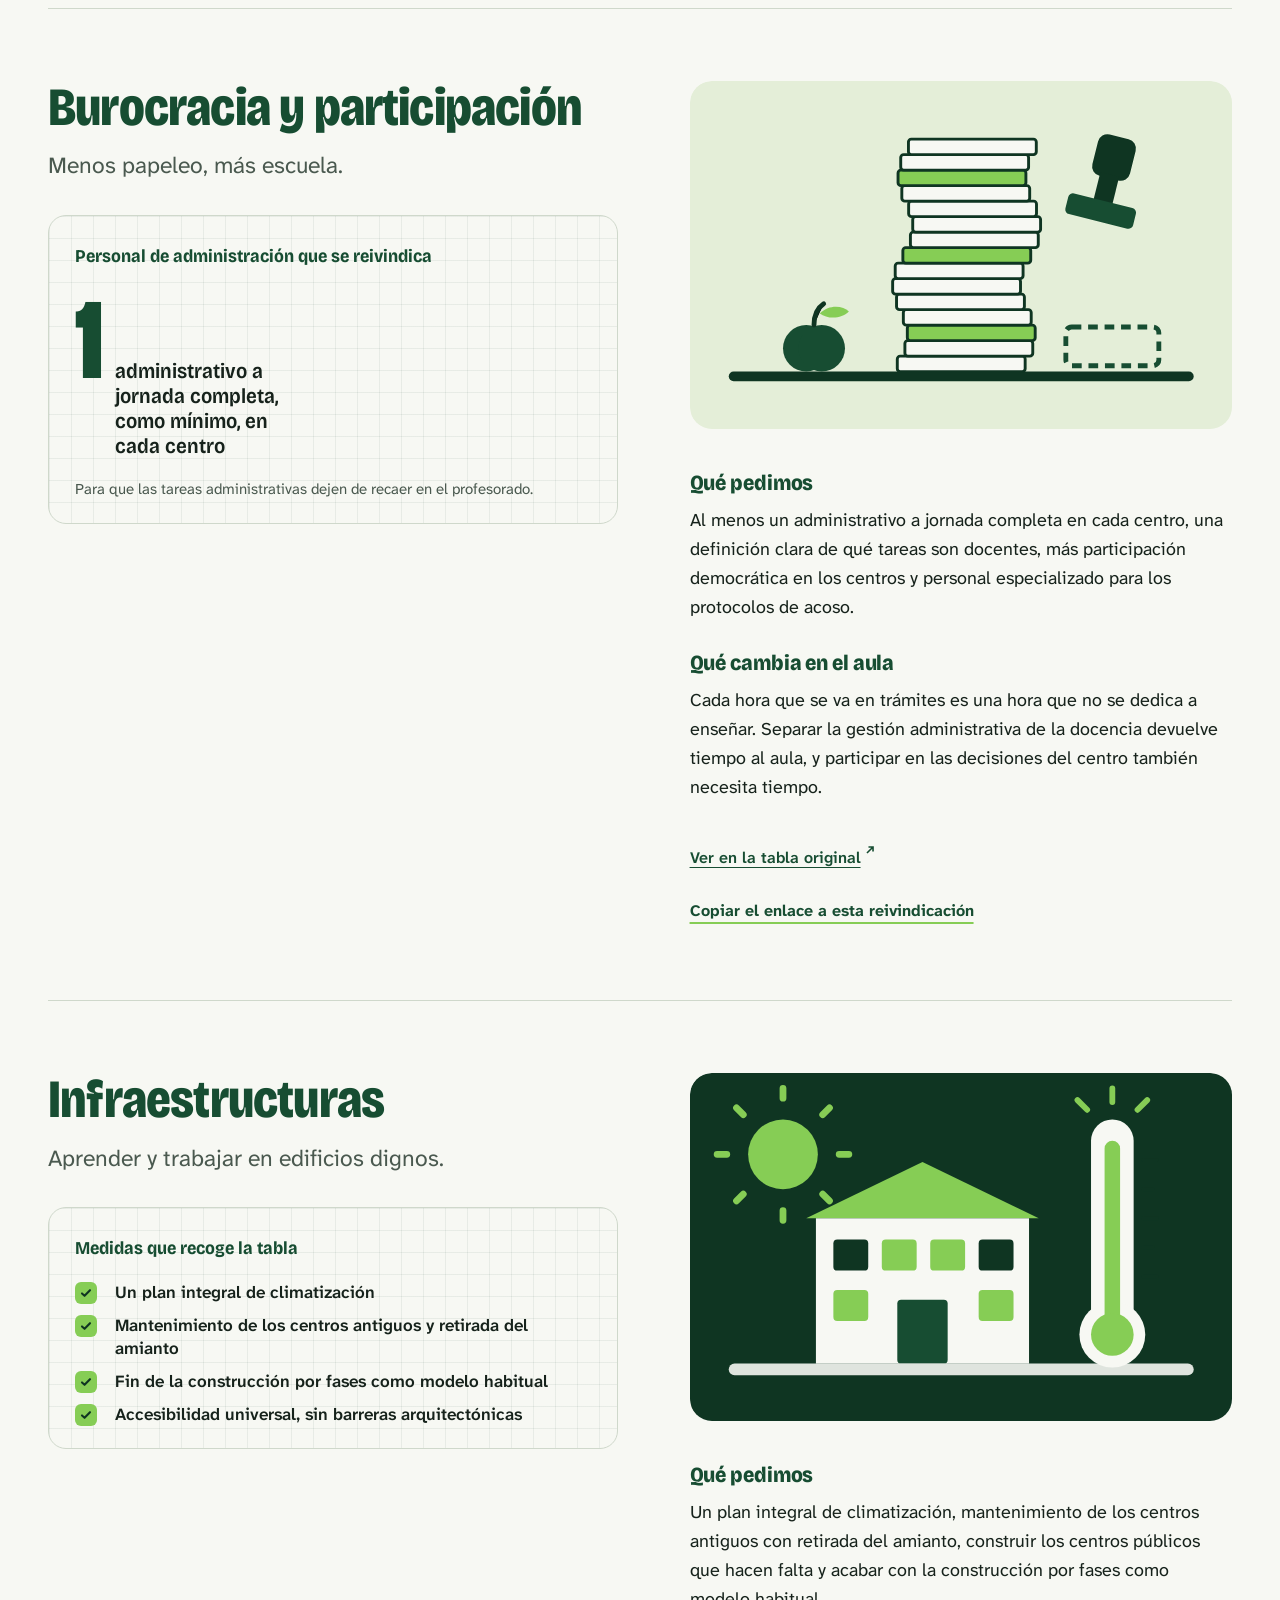
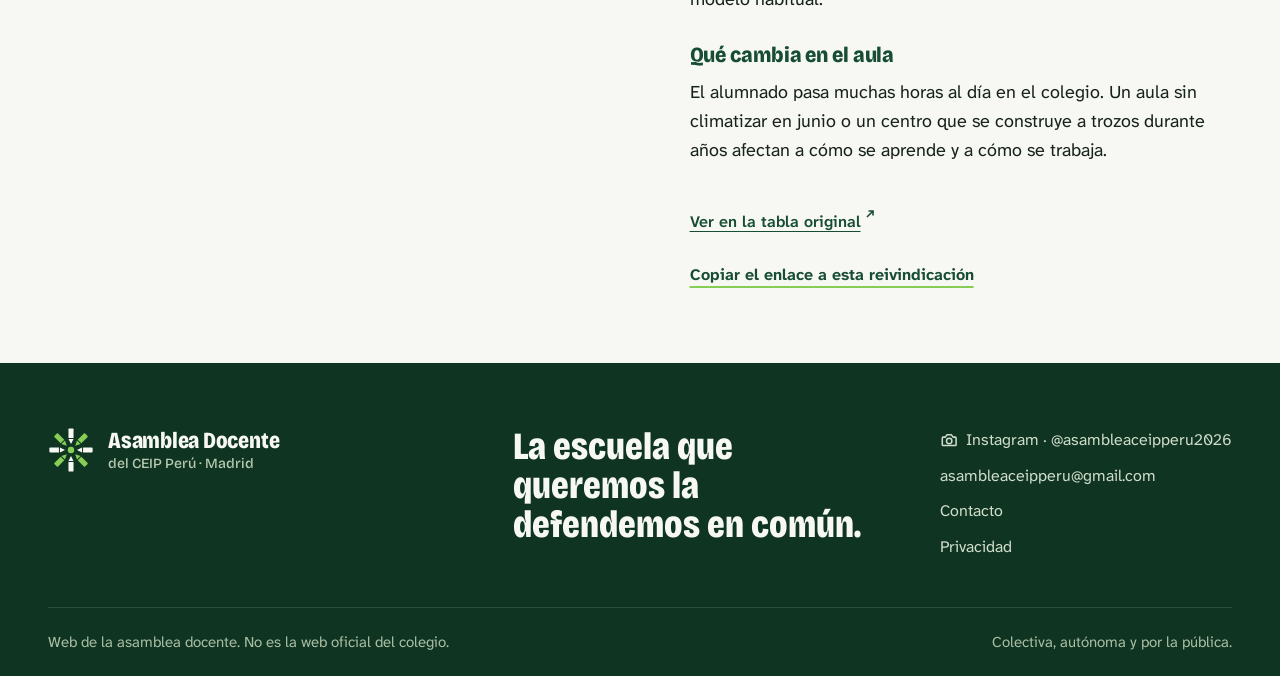
<file: huelga.html>
<!doctype html>
<html lang="es"><head><meta charset="utf-8"><meta name="viewport" content="width=device-width, initial-scale=1">
<title>Por qué hacemos huelga · Asamblea Docente del CEIP Perú</title><meta name="description" content="Las seis reivindicaciones de la huelga educativa de Madrid, explicadas: qué se pide y qué cambiaría en el aula. Con enlaces a la tabla original.">
<meta name="theme-color" content="#0f3522"><meta name="color-scheme" content="light">
<link rel="canonical" href="https://asambleaceipperu.github.io/huelga.html"><meta property="og:url" content="https://asambleaceipperu.github.io/huelga.html"><meta property="og:image" content="https://asambleaceipperu.github.io/assets/compartir.png"><meta property="og:image:width" content="1200"><meta property="og:image:height" content="630"><meta name="twitter:card" content="summary_large_image">
<meta property="og:title" content="Por qué hacemos huelga · Asamblea Docente del CEIP Perú"><meta property="og:description" content="Las seis reivindicaciones de la huelga educativa de Madrid, explicadas: qué se pide y qué cambiaría en el aula. Con enlaces a la tabla original."><meta property="og:type" content="website"><meta property="og:locale" content="es_ES"><meta property="og:site_name" content="Asamblea Docente del CEIP Perú">
<link rel="icon" href="assets/simbolo.svg" type="image/svg+xml"><link rel="preload" href="assets/fuentes/bricolage-grotesque.woff2" as="font" type="font/woff2" crossorigin><link rel="stylesheet" href="assets/style.css"><script src="assets/contacto-config.js" defer></script><script src="assets/site.js" defer></script></head>
<body><a class="skip" href="#contenido">Saltar al contenido</a>
<div class="aviso"><div class="wrap"><span class="pulso" aria-hidden="true"></span><span>Huelga educativa indefinida en la enseñanza pública madrileña, convocada desde el 14 de octubre de 2026.</span></div></div>
<header class="header"><div class="wrap header-inner"><a class="brand" href="index.html" aria-label="Asamblea Docente del CEIP Perú. Inicio"><svg xmlns="http://www.w3.org/2000/svg" viewBox="-50 -50 100 100" aria-hidden="true" focusable="false"><g transform="rotate(0)"><g fill="#174d32"><path d="M-5.5 -26.2V-45q0-2 2-2H3.5q2 0 2 2V-26.2Z"/><path d="M-5.5 -24H5.5L0 -13Z"/></g></g><g transform="rotate(45)"><g fill="#86cd55"><path d="M-5.5 -26.2V-45q0-2 2-2H3.5q2 0 2 2V-26.2Z"/><path d="M-5.5 -24H5.5L0 -13Z"/></g></g><g transform="rotate(90)"><g fill="#174d32"><path d="M-5.5 -26.2V-45q0-2 2-2H3.5q2 0 2 2V-26.2Z"/><path d="M-5.5 -24H5.5L0 -13Z"/></g></g><g transform="rotate(135)"><g fill="#86cd55"><path d="M-5.5 -26.2V-45q0-2 2-2H3.5q2 0 2 2V-26.2Z"/><path d="M-5.5 -24H5.5L0 -13Z"/></g></g><g transform="rotate(180)"><g fill="#174d32"><path d="M-5.5 -26.2V-45q0-2 2-2H3.5q2 0 2 2V-26.2Z"/><path d="M-5.5 -24H5.5L0 -13Z"/></g></g><g transform="rotate(225)"><g fill="#86cd55"><path d="M-5.5 -26.2V-45q0-2 2-2H3.5q2 0 2 2V-26.2Z"/><path d="M-5.5 -24H5.5L0 -13Z"/></g></g><g transform="rotate(270)"><g fill="#174d32"><path d="M-5.5 -26.2V-45q0-2 2-2H3.5q2 0 2 2V-26.2Z"/><path d="M-5.5 -24H5.5L0 -13Z"/></g></g><g transform="rotate(315)"><g fill="#86cd55"><path d="M-5.5 -26.2V-45q0-2 2-2H3.5q2 0 2 2V-26.2Z"/><path d="M-5.5 -24H5.5L0 -13Z"/></g></g><circle r="7" fill="#174d32"/></svg><span class="brand-text"><strong>Asamblea Docente</strong><small>del CEIP Perú · Madrid</small></span></a>
<button class="menu-toggle" aria-controls="menu" aria-expanded="false" hidden>Menú</button><nav id="menu" aria-label="Principal"><a href="quienes-somos.html">Quiénes somos</a><a href="huelga.html" aria-current="page">La huelga</a><a href="actualidad.html">Actualidad</a><a href="caja-resistencia.html">Caja de resistencia</a><a href="pedidos.html">Pedidos</a><a href="ayudar.html">Cómo ayudar</a><a href="juego/">Juego</a><a href="contacto.html">Contacto</a></nav></div></header>
<main id="contenido"><div class="cuaderno"><div class="page-intro wrap"><h1 data-edit>Por qué hacemos huelga.</h1><p class="lead" data-edit>Seis reivindicaciones, explicadas con calma: qué pedimos y qué cambiaría en el día a día de un aula.</p></div></div><div class="wrap"><div class="source-note"><div><p>Los seis bloques siguen la tabla reivindicativa de la huelga indefinida convocada en la enseñanza pública madrileña desde el 14 de octubre de 2026. Las cifras son reivindicaciones, no medidas aprobadas.</p><p class="micro">Fuentes de las organizaciones convocantes, consultadas el 21 de octubre de 2026.</p></div><a class="button" href="https://cgtmadrid-ensenanza.org/wp-content/uploads/2026/08/TABLA-REIVINDICATIVA-HUELGA-INDEFINIDA-14-OCTUBRE-2026.pdf">Tabla completa (PDF)</a></div>
<nav class="jump-links" aria-label="Índice de reivindicaciones"><a href="#tiempo">Horario lectivo</a><a href="#ratios">Ratios</a><a href="#segregacion">Segregación y equidad</a><a href="#salarios">Mejora salarial</a><a href="#participacion">Burocracia y participación</a><a href="#recursos">Infraestructuras</a></nav>
<article class="demand-detail illustrated" id="tiempo"><span class="anchor-alias" id="plantillas"></span><div class="ilus-wrap"><svg class="ilus" viewBox="0 0 560 360" aria-hidden="true" focusable="false"><rect width="560" height="360" rx="22" fill="#86cd55"/><rect x="60" y="300" width="440" height="16" rx="8" fill="#0f3522"/>
<rect x="150" y="276" width="260" height="24" rx="5" fill="#f7f8f3"/><rect x="164" y="254" width="232" height="22" rx="5" fill="#174d32"/>
<circle cx="205" cy="78" r="30" fill="#0f3522"/><circle cx="355" cy="78" r="30" fill="#0f3522"/>
<path d="M232 252l-14 22M328 252l14 22" stroke="#0f3522" stroke-width="12" stroke-linecap="round"/>
<circle cx="280" cy="168" r="102" fill="#f7f8f3" stroke="#0f3522" stroke-width="12"/><rect x="277" y="74" width="6" height="16" rx="3" fill="#0f3522" transform="rotate(0 280 168)"/><rect x="277" y="74" width="6" height="9" rx="3" fill="#0f3522" transform="rotate(30 280 168)"/><rect x="277" y="74" width="6" height="9" rx="3" fill="#0f3522" transform="rotate(60 280 168)"/><rect x="277" y="74" width="6" height="16" rx="3" fill="#0f3522" transform="rotate(90 280 168)"/><rect x="277" y="74" width="6" height="9" rx="3" fill="#0f3522" transform="rotate(120 280 168)"/><rect x="277" y="74" width="6" height="9" rx="3" fill="#0f3522" transform="rotate(150 280 168)"/><rect x="277" y="74" width="6" height="16" rx="3" fill="#0f3522" transform="rotate(180 280 168)"/><rect x="277" y="74" width="6" height="9" rx="3" fill="#0f3522" transform="rotate(210 280 168)"/><rect x="277" y="74" width="6" height="9" rx="3" fill="#0f3522" transform="rotate(240 280 168)"/><rect x="277" y="74" width="6" height="16" rx="3" fill="#0f3522" transform="rotate(270 280 168)"/><rect x="277" y="74" width="6" height="9" rx="3" fill="#0f3522" transform="rotate(300 280 168)"/><rect x="277" y="74" width="6" height="9" rx="3" fill="#0f3522" transform="rotate(330 280 168)"/>
<g transform="rotate(-58 280 168)"><g transform="translate(280 78) rotate(0)"><path d="M-10.0 22H10.0V84q0 6-6 6H-4.0q-6 0-6-6Z" fill="#174d32"/><path d="M-10.0 22H10.0L0 0Z" fill="#86cd55"/><path d="M-4 7.92H4L0 0Z" fill="#0f3522"/></g></g>
<g transform="rotate(14 280 168)"><g transform="translate(280 106) rotate(0)"><path d="M-11.0 22H11.0V56q0 6-6 6H-5.0q-6 0-6-6Z" fill="#86cd55"/><path d="M-11.0 22H11.0L0 0Z" fill="#174d32"/><path d="M-4 7.92H4L0 0Z" fill="#0f3522"/></g></g>
<circle cx="280" cy="168" r="11" fill="#0f3522"/>
<path d="M150 58l-22-14M146 86l-28 0M410 58l22-14M414 86l28 0" stroke="#0f3522" stroke-width="7" stroke-linecap="round"/></svg></div><div class="demand-title"><h2 data-edit>Horario lectivo</h2><p class="large" data-edit>Más tiempo para preparar, coordinar y acompañar.</p><figure class="dato"><figcaption>Periodos lectivos a la semana, como máximo</figcaption>
<div class="fila destacada"><span class="etq">Primaria</span><span class="cuadros" aria-hidden="true"><i></i><i></i><i></i><i></i><i></i><i></i><i></i><i></i><i></i><i></i><i></i><i></i><i></i><i></i><i></i><i></i><i></i><i></i><i></i><i></i><i></i><i></i></span><b>22</b></div>
<div class="fila"><span class="etq">Secundaria y FP</span><span class="cuadros" aria-hidden="true"><i></i><i></i><i></i><i></i><i></i><i></i><i></i><i></i><i></i><i></i><i></i><i></i><i></i><i></i><i></i><i></i><i></i></span><b>17</b></div>
<p class="nota">Cada cuadro es un periodo lectivo. Las horas de coordinación y tutoría cuentan dentro del máximo.</p></figure></div><div class="detail-copy"><h3>Qué pedimos</h3><p data-edit>Un máximo de 22 periodos lectivos a la semana en Primaria y de 17 en Secundaria y FP, contando dentro de ese máximo las horas de coordinación y tutoría. La tabla pide también bajar la interinidad hasta el 8&nbsp;% y que en Primaria no se use a especialistas como tutores.</p><h3>Qué cambia en el aula</h3><p data-edit>Una clase no empieza cuando suena el timbre. Hay que prepararla, coordinarse con el resto del equipo, hablar con las familias y seguir a cada alumno. Si casi todo el horario es lectivo, ese trabajo se hace a deshoras o no se hace.</p><a class="source-link ext" href="https://cgtmadrid-ensenanza.org/wp-content/uploads/2026/08/TABLA-REIVINDICATIVA-HUELGA-INDEFINIDA-14-OCTUBRE-2026.pdf#page=1">Ver en la tabla original</a><br><button class="text-link copy-link" data-target="tiempo">Copiar el enlace a esta reivindicación</button></div></article><article class="demand-detail illustrated" id="ratios"><span class="anchor-alias" id="inclusion"></span><div class="ilus-wrap"><svg class="ilus" viewBox="0 0 560 360" aria-hidden="true" focusable="false"><rect width="560" height="360" rx="22" fill="#e4eed8"/><rect x="44" y="30" width="472" height="300" rx="16" fill="#f7f8f3" opacity=".55"/>
<rect x="170" y="46" width="220" height="22" rx="4" fill="#174d32"/><path d="M200 57h60M282 57h30" stroke="#f7f8f3" stroke-width="4" stroke-linecap="round" opacity=".7"/>
<rect x="236" y="86" width="88" height="30" rx="5" fill="#86cd55" stroke="#0f3522" stroke-width="4"/><circle cx="280" cy="80" r="11" fill="#0f3522"/>
<rect x="92" y="138" width="56" height="30" rx="5" fill="#f7f8f3" stroke="#0f3522" stroke-width="4"/><circle cx="120" cy="182" r="11" fill="#174d32"/><rect x="174" y="138" width="56" height="30" rx="5" fill="#f7f8f3" stroke="#0f3522" stroke-width="4"/><circle cx="202" cy="182" r="11" fill="#86cd55"/><rect x="256" y="138" width="56" height="30" rx="5" fill="#f7f8f3" stroke="#0f3522" stroke-width="4"/><circle cx="284" cy="182" r="11" fill="#174d32"/><rect x="338" y="138" width="56" height="30" rx="5" fill="#f7f8f3" stroke="#0f3522" stroke-width="4"/><circle cx="366" cy="182" r="11" fill="#86cd55"/><rect x="420" y="138" width="56" height="30" rx="5" fill="#f7f8f3" stroke="#0f3522" stroke-width="4"/><circle cx="448" cy="182" r="11" fill="#174d32"/><rect x="92" y="202" width="56" height="30" rx="5" fill="#f7f8f3" stroke="#0f3522" stroke-width="4"/><circle cx="120" cy="246" r="11" fill="#86cd55"/><rect x="174" y="202" width="56" height="30" rx="5" fill="#f7f8f3" stroke="#0f3522" stroke-width="4"/><circle cx="202" cy="246" r="11" fill="#174d32"/><rect x="256" y="202" width="56" height="30" rx="5" fill="#f7f8f3" stroke="#0f3522" stroke-width="4"/><circle cx="284" cy="246" r="11" fill="#86cd55"/><rect x="338" y="202" width="56" height="30" rx="5" fill="#f7f8f3" stroke="#0f3522" stroke-width="4"/><circle cx="366" cy="246" r="11" fill="#174d32"/><rect x="420" y="202" width="56" height="30" rx="5" fill="#f7f8f3" stroke="#0f3522" stroke-width="4"/><circle cx="448" cy="246" r="11" fill="#86cd55"/><rect x="92" y="266" width="56" height="30" rx="5" fill="#f7f8f3" stroke="#0f3522" stroke-width="4"/><circle cx="120" cy="310" r="11" fill="#174d32"/><rect x="174" y="266" width="56" height="30" rx="5" fill="#f7f8f3" stroke="#0f3522" stroke-width="4"/><circle cx="202" cy="310" r="11" fill="#86cd55"/><rect x="256" y="266" width="56" height="30" rx="5" fill="#f7f8f3" stroke="#0f3522" stroke-width="4"/><circle cx="284" cy="310" r="11" fill="#174d32"/><rect x="338" y="266" width="56" height="30" rx="5" fill="#f7f8f3" stroke="#0f3522" stroke-width="4"/><circle cx="366" cy="310" r="11" fill="#86cd55"/><rect x="420" y="266" width="56" height="30" rx="5" fill="#f7f8f3" stroke="#0f3522" stroke-width="4"/><circle cx="448" cy="310" r="11" fill="#174d32"/></svg></div><div class="demand-title"><h2 data-edit>Ratios</h2><p class="large" data-edit>Grupos en los que cada niña y cada niño tenga su sitio.</p><figure class="dato"><figcaption>Alumnado por aula, como máximo</figcaption><div class="fila"><span class="etq">Infantil</span><span class="puntos" aria-hidden="true"><i></i><i></i><i></i><i></i><i></i><i></i><i></i><i></i><i></i><i></i><i></i><i></i><i></i></span><b>13</b></div><div class="fila destacada"><span class="etq">Primaria</span><span class="puntos" aria-hidden="true"><i></i><i></i><i></i><i></i><i></i><i></i><i></i><i></i><i></i><i></i><i></i><i></i><i></i><i></i><i></i></span><b>15</b></div><div class="fila"><span class="etq">Secundaria</span><span class="puntos" aria-hidden="true"><i></i><i></i><i></i><i></i><i></i><i></i><i></i><i></i><i></i><i></i><i></i><i></i><i></i><i></i><i></i><i></i><i></i><i></i><i></i><i></i></span><b>20</b></div><div class="fila"><span class="etq">Bachillerato</span><span class="puntos" aria-hidden="true"><i></i><i></i><i></i><i></i><i></i><i></i><i></i><i></i><i></i><i></i><i></i><i></i><i></i><i></i><i></i><i></i><i></i><i></i><i></i><i></i><i></i><i></i><i></i></span><b>23</b></div><div class="fila"><span class="etq">FP</span><span class="puntos" aria-hidden="true"><i></i><i></i><i></i><i></i><i></i><i></i><i></i><i></i><i></i><i></i><i></i><i></i><i></i><i></i><i></i></span><b>15</b></div><p class="nota">Cada punto es una alumna o un alumno. Son los máximos que pide la plataforma, no las ratios actuales de nuestro colegio.</p></figure></div><div class="detail-copy"><h3>Qué pedimos</h3><p data-edit>Un máximo de 13 alumnos por aula en Infantil, 15 en Primaria, 20 en Secundaria, 23 en Bachillerato y 15 en FP. El alumnado con necesidades específicas de apoyo contaría doble, y habría al menos un orientador u orientadora por cada 250 estudiantes.</p><h3>Qué cambia en el aula</h3><p data-edit>Con quince en clase da tiempo a escuchar a cada uno, a ver quién se está quedando atrás y a ayudarle antes de que sea tarde. Con muchos más, lo urgente se come a lo importante.</p><a class="source-link ext" href="https://cgtmadrid-ensenanza.org/wp-content/uploads/2026/08/TABLA-REIVINDICATIVA-HUELGA-INDEFINIDA-14-OCTUBRE-2026.pdf#page=2">Ver en la tabla original</a><br><button class="text-link copy-link" data-target="ratios">Copiar el enlace a esta reivindicación</button></div></article><article class="demand-detail illustrated" id="segregacion"><div class="ilus-wrap"><svg class="ilus" viewBox="0 0 560 360" aria-hidden="true" focusable="false"><rect width="560" height="360" rx="22" fill="#0f3522"/><circle cx="460" cy="78" r="44" fill="#174d32"/>
<rect x="222" y="62" width="128" height="222" rx="6" fill="#86cd55"/>
<path d="M222 62 162 84V264l60 20Z" fill="#f7f8f3"/><circle cx="178" cy="178" r="6" fill="#0f3522"/>
<rect x="210" y="52" width="152" height="16" rx="4" fill="#f7f8f3"/>
<path d="M350 270 500 304H350Z" fill="#f7f8f3"/>
<path d="M132 304h90v-20h-30v-14h-30v-14h-30z" fill="#f7f8f3"/>
<path d="M40 330c80-10 140-20 196-46M286 340c0-24 0-40 0-56M520 342c-60-4-110-14-150-30" fill="none" stroke="#86cd55" stroke-width="8" stroke-linecap="round" stroke-dasharray="1 20"/></svg></div><div class="demand-title"><h2 data-edit>Lucha contra la segregación escolar y garantía de la equidad</h2><p class="large" data-edit>Que las oportunidades no dependan del barrio ni del origen.</p><figure class="dato"><figcaption>Medidas que recoge la tabla</figcaption><ul class="lista-dato">
<li>Recuperar las aulas de enlace</li><li>Más profesorado y apoyos en centros con alumnado vulnerable</li>
<li>Accesibilidad universal: aparatos FM, intérpretes de lengua de signos, apoyo a la discapacidad visual</li><li>Superar el modelo actual de bilingüismo</li></ul></figure></div><div class="detail-copy"><h3>Qué pedimos</h3><p data-edit>Medidas específicas contra la segregación escolar: recuperar las aulas de enlace, reforzar con más profesorado los centros con alumnado vulnerable, garantizar la accesibilidad universal y superar el modelo actual de bilingüismo.</p><h3>Qué cambia en el aula</h3><p data-edit>Una escuela es inclusiva cuando tiene con qué serlo: apoyos, personal y tiempo para que todo el alumnado participe y aprenda. Defender la pública también es quitar las barreras que separan a unos niños de otros.</p><a class="source-link ext" href="https://cgtmadrid-ensenanza.org/14-de-octubre-huelga/">Ver en la tabla original</a><br><button class="text-link copy-link" data-target="segregacion">Copiar el enlace a esta reivindicación</button></div></article><article class="demand-detail illustrated" id="salarios"><div class="ilus-wrap"><svg class="ilus" viewBox="0 0 560 360" aria-hidden="true" focusable="false"><rect width="560" height="360" rx="22" fill="#86cd55"/><g transform="rotate(-5 260 190)"><rect x="150" y="48" width="220" height="276" rx="10" fill="#f7f8f3"/>
<rect x="176" y="76" width="96" height="12" rx="6" fill="#0f3522"/><rect x="176" y="100" width="150" height="8" rx="4" fill="#e4eed8"/><rect x="176" y="116" width="120" height="8" rx="4" fill="#e4eed8"/>
<rect x="186" y="232" width="34" height="60" rx="4" fill="#e4eed8"/><rect x="236" y="204" width="34" height="88" rx="4" fill="#86cd55"/><rect x="286" y="160" width="34" height="132" rx="4" fill="#174d32"/>
<path d="M178 300h170" stroke="#0f3522" stroke-width="5" stroke-linecap="round"/></g>
<g transform="translate(334 146) rotate(-135)"><path d="M-10.0 22H10.0V144q0 6-6 6H-4.0q-6 0-6-6Z" fill="#174d32"/><path d="M-10.0 22H10.0L0 0Z" fill="#e4eed8"/><path d="M-4 7.92H4L0 0Z" fill="#0f3522"/></g>
<g fill="#0f3522"><ellipse cx="452" cy="300" rx="46" ry="14"/><rect x="406" y="272" width="92" height="28"/><ellipse cx="452" cy="272" rx="46" ry="14" fill="#f7f8f3"/>
<ellipse cx="452" cy="262" rx="46" ry="14"/><rect x="406" y="236" width="92" height="26"/><ellipse cx="452" cy="236" rx="46" ry="14" fill="#f7f8f3"/></g>
<path d="M60 90l24-24 24 24M84 66v80" fill="none" stroke="#0f3522" stroke-width="10" stroke-linecap="round" stroke-linejoin="round"/></svg></div><div class="demand-title"><h2 data-edit>Mejora salarial</h2><p class="large" data-edit>Reconocer el trabajo de quienes enseñan.</p><figure class="dato"><figcaption>Incremento que se reivindica</figcaption>
<div class="cifra"><b>+600&nbsp;€</b><span>al mes, en el complemento autonómico</span></div>
<p class="nota">Es una demanda de la plataforma, no una subida concedida.</p></figure></div><div class="detail-copy"><h3>Qué pedimos</h3><p data-edit>Un incremento de referencia de 600 euros al mes en el complemento específico general docente, que es autonómico, además de varias medidas de equiparación entre colectivos docentes.</p><h3>Qué cambia en el aula</h3><p data-edit>Es una reivindicación, no una subida concedida. Unas condiciones dignas ayudan a que los equipos se queden, y la estabilidad del profesorado es también estabilidad para el alumnado.</p><a class="source-link ext" href="https://cgtmadrid-ensenanza.org/14-de-octubre-huelga/">Ver en la tabla original</a><br><button class="text-link copy-link" data-target="salarios">Copiar el enlace a esta reivindicación</button></div></article><article class="demand-detail illustrated" id="participacion"><span class="anchor-alias" id="burocracia"></span><div class="ilus-wrap"><svg class="ilus" viewBox="0 0 560 360" aria-hidden="true" focusable="false"><rect width="560" height="360" rx="22" fill="#e4eed8"/><rect x="40" y="300" width="480" height="10" rx="5" fill="#0f3522"/>
<rect x="214.0" y="284" width="132" height="16" rx="3" fill="#f7f8f3" stroke="#0f3522" stroke-width="3"/><rect x="221.84994218664735" y="268" width="132" height="16" rx="3" fill="#f7f8f3" stroke="#0f3522" stroke-width="3"/><rect x="224.36462867790377" y="252" width="132" height="16" rx="3" fill="#86cd55" stroke="#0f3522" stroke-width="3"/><rect x="220.24641892210448" y="236" width="132" height="16" rx="3" fill="#f7f8f3" stroke="#0f3522" stroke-width="3"/><rect x="213.21731601034634" y="220" width="132" height="16" rx="3" fill="#f7f8f3" stroke="#0f3522" stroke-width="3"/><rect x="209.20222894101414" y="204" width="132" height="16" rx="3" fill="#f7f8f3" stroke="#0f3522" stroke-width="3"/><rect x="211.84511961199613" y="188" width="132" height="16" rx="3" fill="#f7f8f3" stroke="#0f3522" stroke-width="3"/><rect x="219.75132510435915" y="172" width="132" height="16" rx="3" fill="#86cd55" stroke="#0f3522" stroke-width="3"/><rect x="227.54301077464237" y="156" width="132" height="16" rx="3" fill="#f7f8f3" stroke="#0f3522" stroke-width="3"/><rect x="229.92900829760578" y="140" width="132" height="16" rx="3" fill="#f7f8f3" stroke="#0f3522" stroke-width="3"/><rect x="225.7090663671758" y="124" width="132" height="16" rx="3" fill="#f7f8f3" stroke="#0f3522" stroke-width="3"/><rect x="218.68217695602212" y="108" width="132" height="16" rx="3" fill="#f7f8f3" stroke="#0f3522" stroke-width="3"/><rect x="214.77157392940157" y="92" width="132" height="16" rx="3" fill="#86cd55" stroke="#0f3522" stroke-width="3"/><rect x="217.5421477447287" y="76" width="132" height="16" rx="3" fill="#f7f8f3" stroke="#0f3522" stroke-width="3"/><rect x="225.50260742499023" y="60" width="132" height="16" rx="3" fill="#f7f8f3" stroke="#0f3522" stroke-width="3"/>
<g transform="rotate(14 430 110)"><rect x="410" y="56" width="40" height="44" rx="10" fill="#0f3522"/><rect x="420" y="96" width="20" height="30" fill="#0f3522"/><rect x="394" y="124" width="72" height="22" rx="5" fill="#174d32"/></g>
<rect x="388" y="254" width="96" height="40" rx="6" fill="none" stroke="#174d32" stroke-width="5" stroke-dasharray="10 7"/>
<circle cx="120" cy="276" r="24" fill="#174d32"/><circle cx="136" cy="276" r="24" fill="#174d32"/><path d="M128 252c0-10 4-18 10-22" stroke="#0f3522" stroke-width="5" stroke-linecap="round"/><path d="M134 240c10-10 24-8 30-2-8 8-22 8-30 2z" fill="#86cd55"/></svg></div><div class="demand-title"><h2 data-edit>Burocracia y participación</h2><p class="large" data-edit>Menos papeleo, más escuela.</p><figure class="dato"><figcaption>Personal de administración que se reivindica</figcaption>
<div class="cifra"><b>1</b><span>administrativo a jornada completa, como mínimo, en cada centro</span></div>
<p class="nota">Para que las tareas administrativas dejen de recaer en el profesorado.</p></figure></div><div class="detail-copy"><h3>Qué pedimos</h3><p data-edit>Al menos un administrativo a jornada completa en cada centro, una definición clara de qué tareas son docentes, más participación democrática en los centros y personal especializado para los protocolos de acoso.</p><h3>Qué cambia en el aula</h3><p data-edit>Cada hora que se va en trámites es una hora que no se dedica a enseñar. Separar la gestión administrativa de la docencia devuelve tiempo al aula, y participar en las decisiones del centro también necesita tiempo.</p><a class="source-link ext" href="https://cgtmadrid-ensenanza.org/wp-content/uploads/2026/08/TABLA-REIVINDICATIVA-HUELGA-INDEFINIDA-14-OCTUBRE-2026.pdf#page=5">Ver en la tabla original</a><br><button class="text-link copy-link" data-target="participacion">Copiar el enlace a esta reivindicación</button></div></article><article class="demand-detail illustrated" id="recursos"><span class="anchor-alias" id="infraestructuras"></span><div class="ilus-wrap"><svg class="ilus" viewBox="0 0 560 360" aria-hidden="true" focusable="false"><rect width="560" height="360" rx="22" fill="#0f3522"/><circle cx="96" cy="84" r="36" fill="#86cd55"/><g stroke="#86cd55" stroke-width="7" stroke-linecap="round"><path d="M96 26v-10M96 152v-10M38 84h-10M164 84h-10M55 43l-7-7M144 132l-7-7M55 125l-7 7M144 36l-7 7"/></g>
<path d="M120 150 240 92l120 58Z" fill="#86cd55"/>
<rect x="130" y="150" width="220" height="150" fill="#f7f8f3"/><rect x="148" y="172" width="36" height="32" rx="4" fill="#0f3522"/><rect x="198" y="172" width="36" height="32" rx="4" fill="#86cd55"/><rect x="248" y="172" width="36" height="32" rx="4" fill="#86cd55"/><rect x="298" y="172" width="36" height="32" rx="4" fill="#0f3522"/><rect x="148" y="224" width="36" height="32" rx="4" fill="#86cd55"/><rect x="298" y="224" width="36" height="32" rx="4" fill="#86cd55"/>
<rect x="214" y="234" width="52" height="66" rx="4" fill="#174d32"/>
<rect x="40" y="300" width="480" height="12" rx="6" fill="#f7f8f3" opacity=".9"/>
<rect x="414" y="48" width="44" height="222" rx="22" fill="#f7f8f3"/><circle cx="436" cy="270" r="34" fill="#f7f8f3"/>
<rect x="428" y="70" width="16" height="200" rx="8" fill="#86cd55"/><circle cx="436" cy="270" r="22" fill="#86cd55"/>
<g stroke="#0f3522" stroke-width="4" stroke-linecap="round"><path d="M468 90h14M468 120h10M468 150h14M468 180h10M468 210h14"/></g>
<path d="M436 30v-14M410 38l-10-10M462 38l10-10" stroke="#86cd55" stroke-width="6" stroke-linecap="round"/></svg></div><div class="demand-title"><h2 data-edit>Infraestructuras</h2><p class="large" data-edit>Aprender y trabajar en edificios dignos.</p><figure class="dato"><figcaption>Medidas que recoge la tabla</figcaption><ul class="lista-dato">
<li>Un plan integral de climatización</li><li>Mantenimiento de los centros antiguos y retirada del amianto</li>
<li>Fin de la construcción por fases como modelo habitual</li><li>Accesibilidad universal, sin barreras arquitectónicas</li></ul></figure></div><div class="detail-copy"><h3>Qué pedimos</h3><p data-edit>Un plan integral de climatización, mantenimiento de los centros antiguos con retirada del amianto, construir los centros públicos que hacen falta y acabar con la construcción por fases como modelo habitual.</p><h3>Qué cambia en el aula</h3><p data-edit>El alumnado pasa muchas horas al día en el colegio. Un aula sin climatizar en junio o un centro que se construye a trozos durante años afectan a cómo se aprende y a cómo se trabaja.</p><a class="source-link ext" href="https://cgtmadrid-ensenanza.org/14-de-octubre-huelga/">Ver en la tabla original</a><br><button class="text-link copy-link" data-target="recursos">Copiar el enlace a esta reivindicación</button></div></article></div></main>
<footer><div class="wrap footer-main"><a class="brand" href="index.html" aria-label="Asamblea Docente del CEIP Perú. Inicio"><svg xmlns="http://www.w3.org/2000/svg" viewBox="-50 -50 100 100" aria-hidden="true" focusable="false"><g transform="rotate(0)"><g fill="#f7f8f3"><path d="M-5.5 -26.2V-45q0-2 2-2H3.5q2 0 2 2V-26.2Z"/><path d="M-5.5 -24H5.5L0 -13Z"/></g></g><g transform="rotate(45)"><g fill="#86cd55"><path d="M-5.5 -26.2V-45q0-2 2-2H3.5q2 0 2 2V-26.2Z"/><path d="M-5.5 -24H5.5L0 -13Z"/></g></g><g transform="rotate(90)"><g fill="#f7f8f3"><path d="M-5.5 -26.2V-45q0-2 2-2H3.5q2 0 2 2V-26.2Z"/><path d="M-5.5 -24H5.5L0 -13Z"/></g></g><g transform="rotate(135)"><g fill="#86cd55"><path d="M-5.5 -26.2V-45q0-2 2-2H3.5q2 0 2 2V-26.2Z"/><path d="M-5.5 -24H5.5L0 -13Z"/></g></g><g transform="rotate(180)"><g fill="#f7f8f3"><path d="M-5.5 -26.2V-45q0-2 2-2H3.5q2 0 2 2V-26.2Z"/><path d="M-5.5 -24H5.5L0 -13Z"/></g></g><g transform="rotate(225)"><g fill="#86cd55"><path d="M-5.5 -26.2V-45q0-2 2-2H3.5q2 0 2 2V-26.2Z"/><path d="M-5.5 -24H5.5L0 -13Z"/></g></g><g transform="rotate(270)"><g fill="#f7f8f3"><path d="M-5.5 -26.2V-45q0-2 2-2H3.5q2 0 2 2V-26.2Z"/><path d="M-5.5 -24H5.5L0 -13Z"/></g></g><g transform="rotate(315)"><g fill="#86cd55"><path d="M-5.5 -26.2V-45q0-2 2-2H3.5q2 0 2 2V-26.2Z"/><path d="M-5.5 -24H5.5L0 -13Z"/></g></g><circle r="7" fill="#86cd55"/></svg><span class="brand-text"><strong>Asamblea Docente</strong><small>del CEIP Perú · Madrid</small></span></a><p class="footer-lema">La escuela que queremos la defendemos en común.</p><nav class="footer-links" aria-label="Pie de página"><a class="ig-link" href="https://www.instagram.com/asambleaceipperu2026/" rel="noopener"><svg class="ico-foto" viewBox="0 0 24 24" aria-hidden="true" fill="none" stroke="currentColor" stroke-width="2" stroke-linecap="round" stroke-linejoin="round"><path d="M4 8h3l2-3h6l2 3h3a1 1 0 0 1 1 1v9a1 1 0 0 1-1 1H4a1 1 0 0 1-1-1V9a1 1 0 0 1 1-1z"/><circle cx="12" cy="13" r="3.5"/></svg><span>Instagram · @asambleaceipperu2026</span></a><a href="mailto:asambleaceipperu@gmail.com">asambleaceipperu@gmail.com</a><a href="contacto.html">Contacto</a><a href="privacidad.html">Privacidad</a></nav></div><div class="wrap footer-bottom"><span>Web de la asamblea docente. No es la web oficial del colegio.</span><span>Colectiva, autónoma y por la pública.</span></div></footer>
<div id="status" class="toast" role="status" aria-live="polite"></div></body></html>
</file>
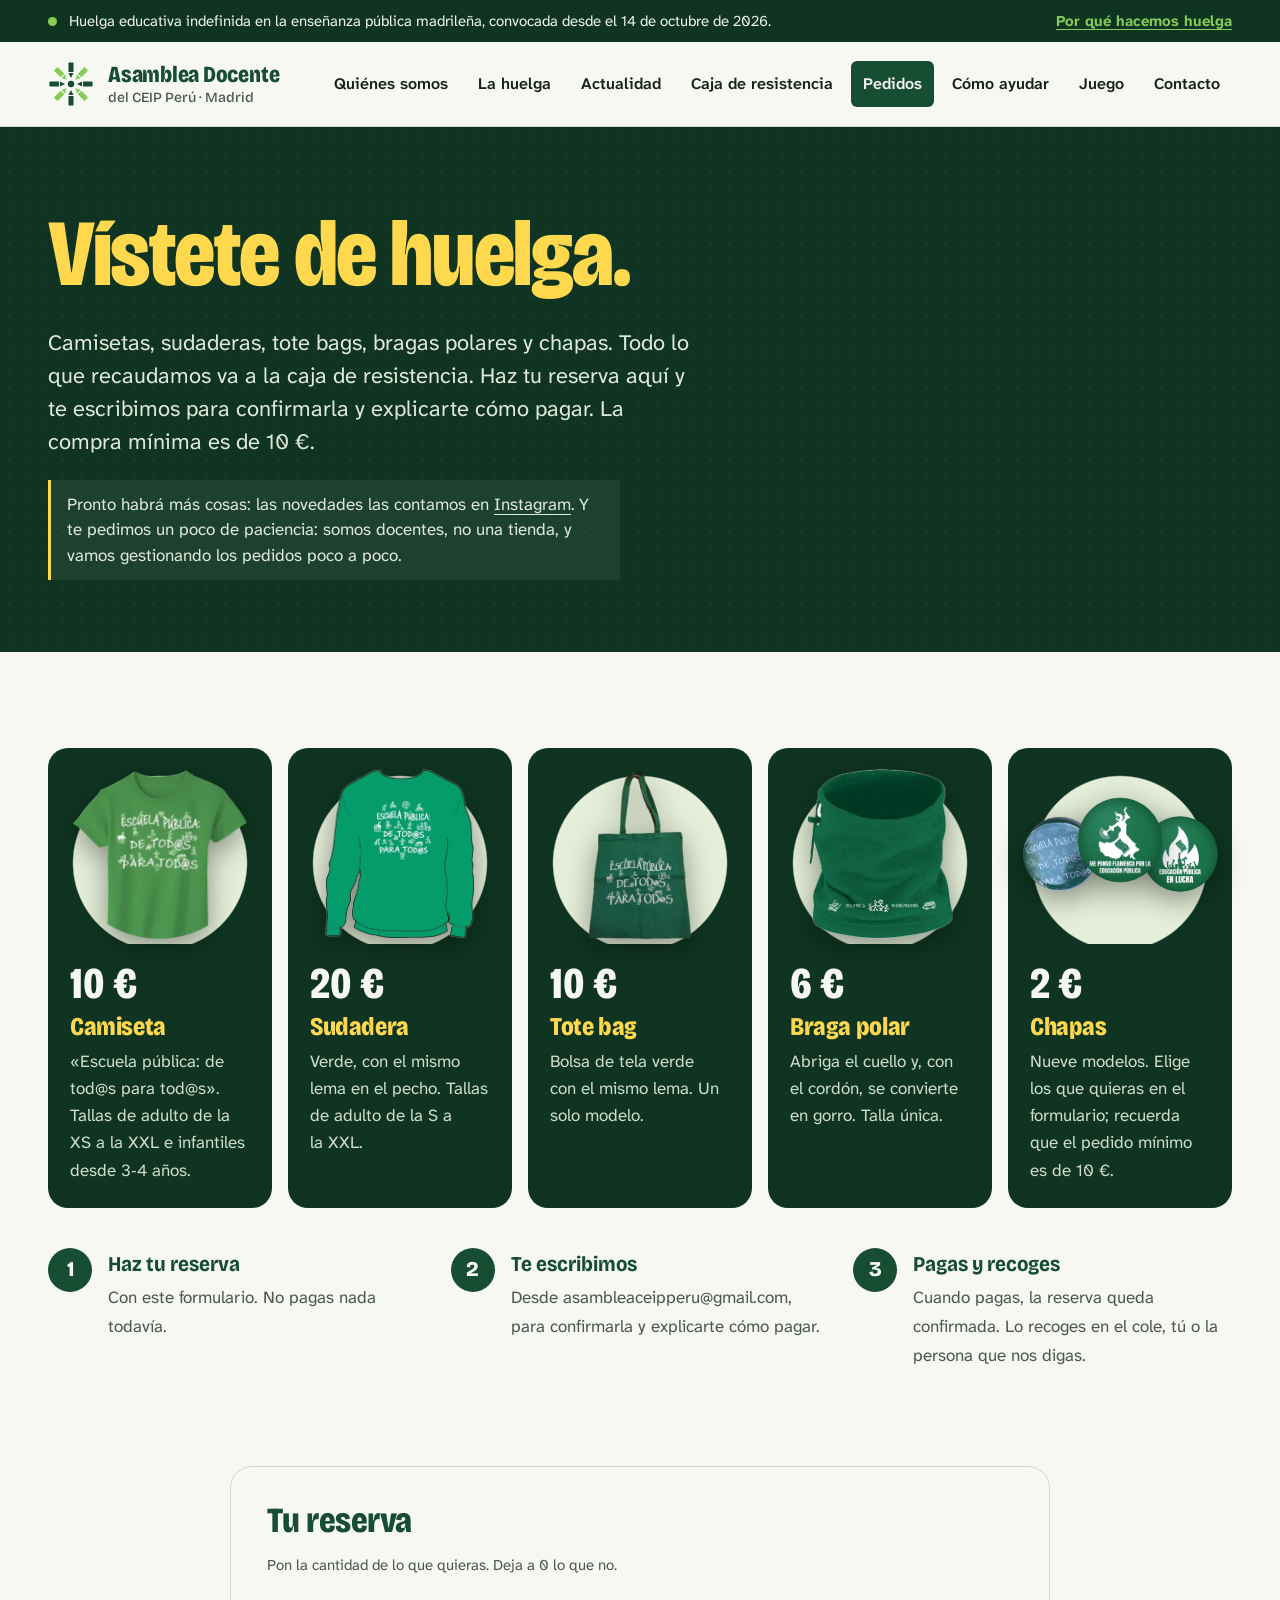
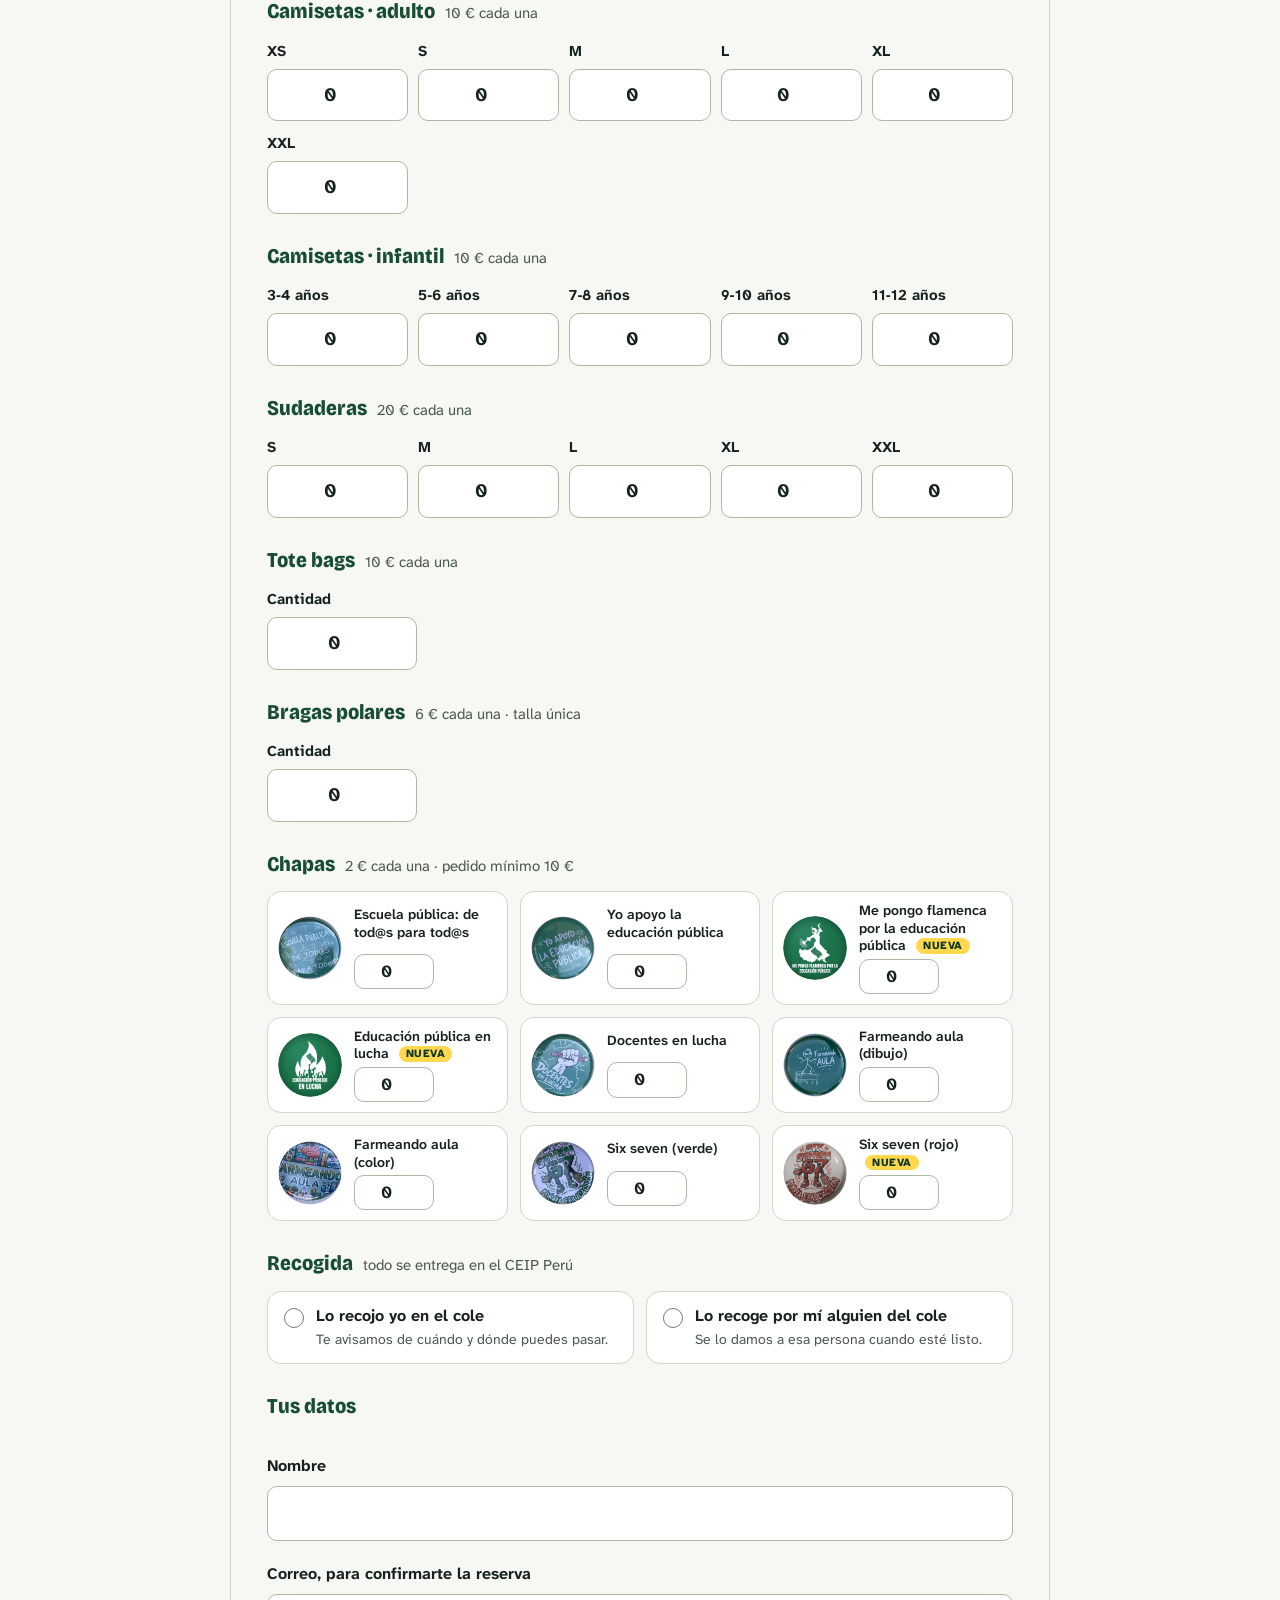
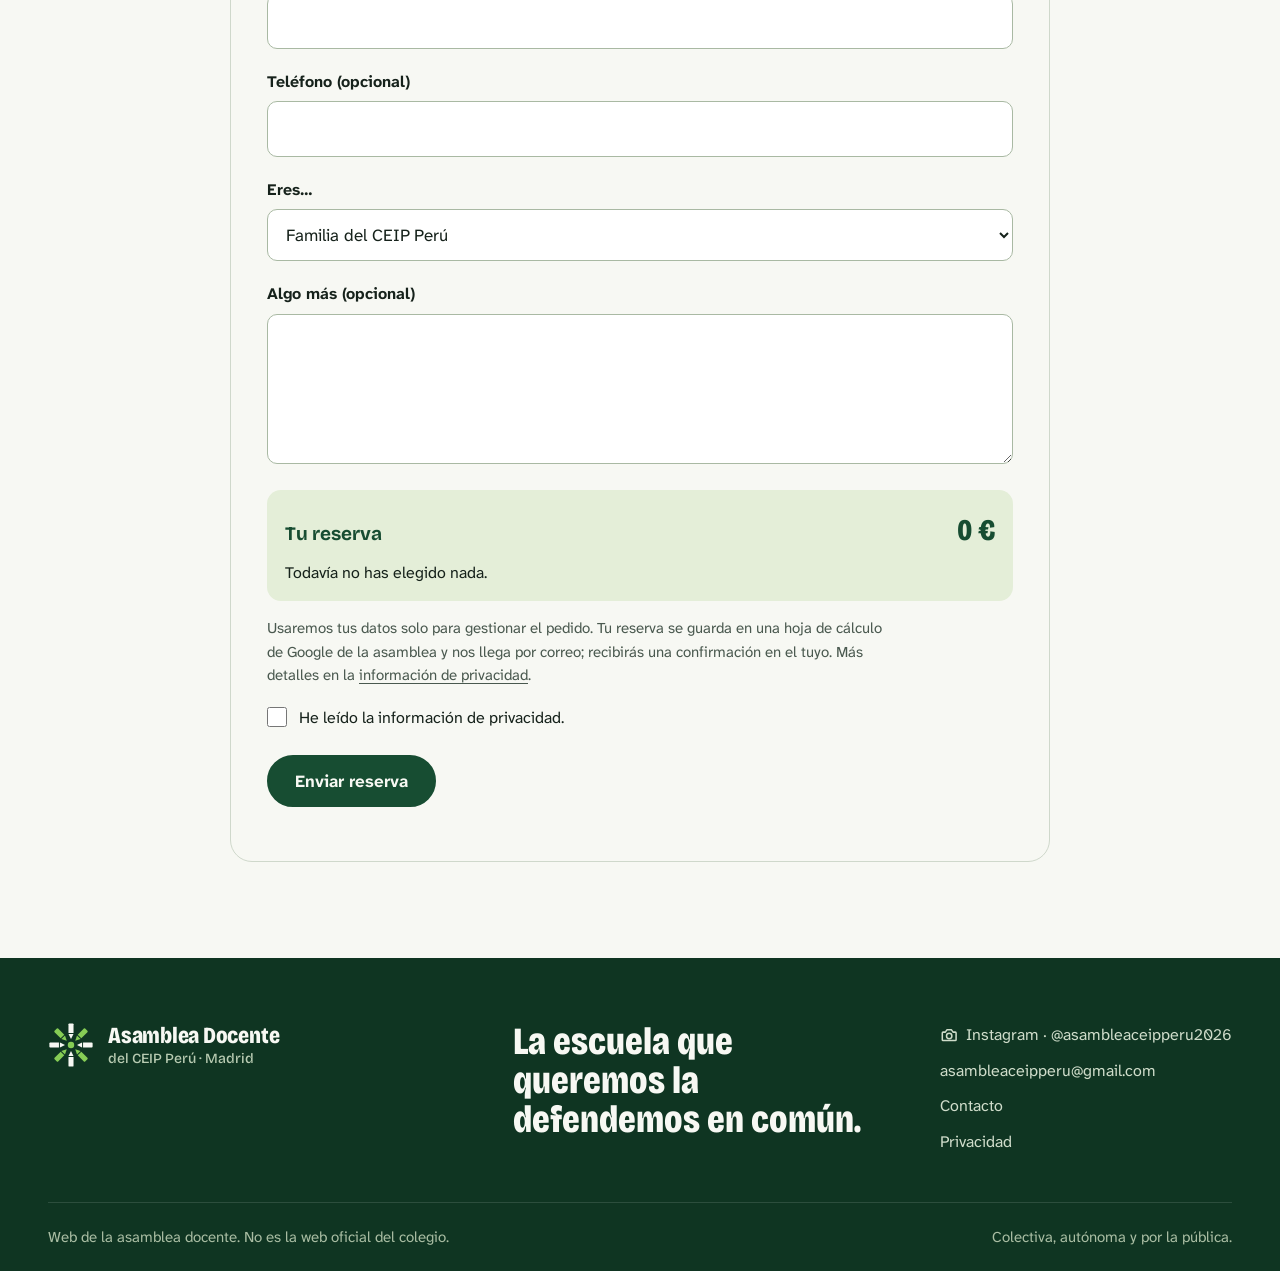
<file: pedidos.html>
<!doctype html>
<html lang="es"><head><meta charset="utf-8"><meta name="viewport" content="width=device-width, initial-scale=1">
<title>Pedidos: camisetas, sudaderas, tote bags, bragas y chapas · Asamblea Docente del CEIP Perú</title><meta name="description" content="Reserva camisetas, sudaderas, tote bags, bragas polares y chapas de la Asamblea Docente del CEIP Perú. Todo va a la caja de resistencia.">
<meta name="theme-color" content="#0f3522"><meta name="color-scheme" content="light">
<link rel="canonical" href="https://asambleaceipperu.github.io/pedidos.html"><meta property="og:url" content="https://asambleaceipperu.github.io/pedidos.html"><meta property="og:image" content="https://asambleaceipperu.github.io/assets/compartir.png"><meta property="og:image:width" content="1200"><meta property="og:image:height" content="630"><meta name="twitter:card" content="summary_large_image">
<meta property="og:title" content="Pedidos: camisetas, sudaderas, tote bags, bragas y chapas · Asamblea Docente del CEIP Perú"><meta property="og:description" content="Reserva camisetas, sudaderas, tote bags, bragas polares y chapas de la Asamblea Docente del CEIP Perú. Todo va a la caja de resistencia."><meta property="og:type" content="website"><meta property="og:locale" content="es_ES"><meta property="og:site_name" content="Asamblea Docente del CEIP Perú">
<link rel="icon" href="assets/simbolo.svg" type="image/svg+xml"><link rel="preload" href="assets/fuentes/bricolage-grotesque.woff2" as="font" type="font/woff2" crossorigin><link rel="stylesheet" href="assets/style.css"><script src="assets/contacto-config.js" defer></script><script src="assets/site.js" defer></script></head>
<body><a class="skip" href="#contenido">Saltar al contenido</a>
<div class="aviso"><div class="wrap"><span class="pulso" aria-hidden="true"></span><span>Huelga educativa indefinida en la enseñanza pública madrileña, convocada desde el 14 de octubre de 2026.</span><a href="huelga.html">Por qué hacemos huelga</a></div></div>
<header class="header"><div class="wrap header-inner"><a class="brand" href="index.html" aria-label="Asamblea Docente del CEIP Perú. Inicio"><svg xmlns="http://www.w3.org/2000/svg" viewBox="-50 -50 100 100" aria-hidden="true" focusable="false"><g transform="rotate(0)"><g fill="#174d32"><path d="M-5.5 -26.2V-45q0-2 2-2H3.5q2 0 2 2V-26.2Z"/><path d="M-5.5 -24H5.5L0 -13Z"/></g></g><g transform="rotate(45)"><g fill="#86cd55"><path d="M-5.5 -26.2V-45q0-2 2-2H3.5q2 0 2 2V-26.2Z"/><path d="M-5.5 -24H5.5L0 -13Z"/></g></g><g transform="rotate(90)"><g fill="#174d32"><path d="M-5.5 -26.2V-45q0-2 2-2H3.5q2 0 2 2V-26.2Z"/><path d="M-5.5 -24H5.5L0 -13Z"/></g></g><g transform="rotate(135)"><g fill="#86cd55"><path d="M-5.5 -26.2V-45q0-2 2-2H3.5q2 0 2 2V-26.2Z"/><path d="M-5.5 -24H5.5L0 -13Z"/></g></g><g transform="rotate(180)"><g fill="#174d32"><path d="M-5.5 -26.2V-45q0-2 2-2H3.5q2 0 2 2V-26.2Z"/><path d="M-5.5 -24H5.5L0 -13Z"/></g></g><g transform="rotate(225)"><g fill="#86cd55"><path d="M-5.5 -26.2V-45q0-2 2-2H3.5q2 0 2 2V-26.2Z"/><path d="M-5.5 -24H5.5L0 -13Z"/></g></g><g transform="rotate(270)"><g fill="#174d32"><path d="M-5.5 -26.2V-45q0-2 2-2H3.5q2 0 2 2V-26.2Z"/><path d="M-5.5 -24H5.5L0 -13Z"/></g></g><g transform="rotate(315)"><g fill="#86cd55"><path d="M-5.5 -26.2V-45q0-2 2-2H3.5q2 0 2 2V-26.2Z"/><path d="M-5.5 -24H5.5L0 -13Z"/></g></g><circle r="7" fill="#174d32"/></svg><span class="brand-text"><strong>Asamblea Docente</strong><small>del CEIP Perú · Madrid</small></span></a>
<button class="menu-toggle" aria-controls="menu" aria-expanded="false" hidden>Menú</button><nav id="menu" aria-label="Principal"><a href="quienes-somos.html">Quiénes somos</a><a href="huelga.html">La huelga</a><a href="actualidad.html">Actualidad</a><a href="caja-resistencia.html">Caja de resistencia</a><a href="pedidos.html" aria-current="page">Pedidos</a><a href="ayudar.html">Cómo ayudar</a><a href="juego/">Juego</a><a href="contacto.html">Contacto</a></nav></div></header>
<main id="contenido"><div class="intro-caja"><div class="page-intro wrap"><h1 data-edit>Vístete de huelga.</h1><p class="lead" data-edit>Camisetas, sudaderas, tote bags, bragas polares y chapas. Todo lo que recaudamos va a la caja de resistencia. Haz tu reserva aquí y te escribimos para confirmarla y explicarte cómo pagar. La compra mínima es de 10&nbsp;€.</p><p class="nota-intro" data-edit>Pronto habrá más cosas: las novedades las contamos en <a href="https://www.instagram.com/asambleaceipperu2026/" rel="noopener">Instagram</a>. Y te pedimos un poco de paciencia: somos docentes, no una tienda, y vamos gestionando los pedidos poco a poco.</p></div></div>
<section class="wrap section"><div class="productos">
<article><div class="foto"><img src="assets/productos/camiseta.webp" alt="Camiseta verde con el lema «Escuela pública: de tod@s para tod@s»" width="240" height="232"></div><p class="precio">10&nbsp;€</p><h2 data-edit>Camiseta</h2><p data-edit>«Escuela pública: de tod@s para tod@s». Tallas de adulto de la XS a la XXL e infantiles desde 3&#8209;4 años.</p></article>
<article><div class="foto"><img src="assets/productos/sudadera.webp" alt="Sudadera verde con el mismo lema" width="240" height="270"></div><p class="precio">20&nbsp;€</p><h2 data-edit>Sudadera</h2><p data-edit>Verde, con el mismo lema en el pecho. Tallas de adulto de la S a la XXL.</p></article>
<article><div class="foto"><img src="assets/productos/tote.webp" alt="Tote bag verde con el lema «Escuela pública: de tod@s para tod@s»" width="168" height="280"></div><p class="precio">10&nbsp;€</p><h2 data-edit>Tote bag</h2><p data-edit>Bolsa de tela verde con el mismo lema. Un solo modelo.</p></article>
<article><div class="foto"><img src="assets/productos/braga.webp" alt="Braga polar verde con el lema «Escuela pública: de tod@s para tod@s» en una línea" width="240" height="280"></div><p class="precio">6&nbsp;€</p><h2 data-edit>Braga polar</h2><p data-edit>Abriga el cuello y, con el cordón, se convierte en gorro. Talla única.</p></article>
<article><div class="foto foto-chapas"><img src="assets/productos/chapa-de-todas.webp" alt="" width="110" height="110"><img src="assets/productos/chapa-flamenca.webp" alt="" width="110" height="110"><img src="assets/productos/chapa-en-lucha.webp" alt="" width="110" height="110"></div><p class="precio">2&nbsp;€</p><h2 data-edit>Chapas</h2><p data-edit>Nueve modelos. Elige los que quieras en el formulario; recuerda que el pedido mínimo es de 10&nbsp;€.</p></article>
</div>
<ol class="pasos pasos-fila"><li><div><strong data-edit>Haz tu reserva</strong><span data-edit>Con este formulario. No pagas nada todavía.</span></div></li><li><div><strong data-edit>Te escribimos</strong><span data-edit>Desde asambleaceipperu@gmail.com, para confirmarla y explicarte cómo pagar.</span></div></li><li><div><strong data-edit>Pagas y recoges</strong><span data-edit>Cuando pagas, la reserva queda confirmada. Lo recoges en el cole, tú o la persona que nos digas.</span></div></li></ol></section>
<section class="wrap section" style="padding-top:0"><div class="draft-box pedido-box"><form id="pedido-form" novalidate>
<div class="form-heading"><h2>Tu reserva</h2><p class="micro">Pon la cantidad de lo que quieras. Deja a 0 lo que no.</p></div>
<fieldset><legend>Camisetas · adulto <span class="leg-precio">10 € cada una</span></legend><div class="tallas"><label class="talla" for="cam-XS"><span>XS</span><input id="cam-XS" name="cam_XS" type="number" inputmode="numeric" min="0" max="50" value="0" data-producto="Camiseta" data-precio="10" data-detalle="adulto XS"></label><label class="talla" for="cam-S"><span>S</span><input id="cam-S" name="cam_S" type="number" inputmode="numeric" min="0" max="50" value="0" data-producto="Camiseta" data-precio="10" data-detalle="adulto S"></label><label class="talla" for="cam-M"><span>M</span><input id="cam-M" name="cam_M" type="number" inputmode="numeric" min="0" max="50" value="0" data-producto="Camiseta" data-precio="10" data-detalle="adulto M"></label><label class="talla" for="cam-L"><span>L</span><input id="cam-L" name="cam_L" type="number" inputmode="numeric" min="0" max="50" value="0" data-producto="Camiseta" data-precio="10" data-detalle="adulto L"></label><label class="talla" for="cam-XL"><span>XL</span><input id="cam-XL" name="cam_XL" type="number" inputmode="numeric" min="0" max="50" value="0" data-producto="Camiseta" data-precio="10" data-detalle="adulto XL"></label><label class="talla" for="cam-XXL"><span>XXL</span><input id="cam-XXL" name="cam_XXL" type="number" inputmode="numeric" min="0" max="50" value="0" data-producto="Camiseta" data-precio="10" data-detalle="adulto XXL"></label></div></fieldset>
<fieldset><legend>Camisetas · infantil <span class="leg-precio">10 € cada una</span></legend><div class="tallas"><label class="talla" for="cam-3-4"><span>3&#8209;4 años</span><input id="cam-3-4" name="cam_3-4" type="number" inputmode="numeric" min="0" max="50" value="0" data-producto="Camiseta" data-precio="10" data-detalle="infantil 3-4"></label><label class="talla" for="cam-5-6"><span>5&#8209;6 años</span><input id="cam-5-6" name="cam_5-6" type="number" inputmode="numeric" min="0" max="50" value="0" data-producto="Camiseta" data-precio="10" data-detalle="infantil 5-6"></label><label class="talla" for="cam-7-8"><span>7&#8209;8 años</span><input id="cam-7-8" name="cam_7-8" type="number" inputmode="numeric" min="0" max="50" value="0" data-producto="Camiseta" data-precio="10" data-detalle="infantil 7-8"></label><label class="talla" for="cam-9-10"><span>9&#8209;10 años</span><input id="cam-9-10" name="cam_9-10" type="number" inputmode="numeric" min="0" max="50" value="0" data-producto="Camiseta" data-precio="10" data-detalle="infantil 9-10"></label><label class="talla" for="cam-11-12"><span>11&#8209;12 años</span><input id="cam-11-12" name="cam_11-12" type="number" inputmode="numeric" min="0" max="50" value="0" data-producto="Camiseta" data-precio="10" data-detalle="infantil 11-12"></label></div></fieldset>
<fieldset><legend>Sudaderas <span class="leg-precio">20 € cada una</span></legend><div class="tallas"><label class="talla" for="sud-S"><span>S</span><input id="sud-S" name="sud_S" type="number" inputmode="numeric" min="0" max="50" value="0" data-producto="Sudadera" data-precio="20" data-detalle="S"></label><label class="talla" for="sud-M"><span>M</span><input id="sud-M" name="sud_M" type="number" inputmode="numeric" min="0" max="50" value="0" data-producto="Sudadera" data-precio="20" data-detalle="M"></label><label class="talla" for="sud-L"><span>L</span><input id="sud-L" name="sud_L" type="number" inputmode="numeric" min="0" max="50" value="0" data-producto="Sudadera" data-precio="20" data-detalle="L"></label><label class="talla" for="sud-XL"><span>XL</span><input id="sud-XL" name="sud_XL" type="number" inputmode="numeric" min="0" max="50" value="0" data-producto="Sudadera" data-precio="20" data-detalle="XL"></label><label class="talla" for="sud-XXL"><span>XXL</span><input id="sud-XXL" name="sud_XXL" type="number" inputmode="numeric" min="0" max="50" value="0" data-producto="Sudadera" data-precio="20" data-detalle="XXL"></label></div></fieldset>
<fieldset><legend>Tote bags <span class="leg-precio">10 € cada una</span></legend><div class="fila-campos"><label class="talla" for="tote-n"><span>Cantidad</span><input id="tote-n" name="tote" type="number" inputmode="numeric" min="0" max="50" value="0" data-producto="Tote" data-precio="10" data-detalle=""></label></div></fieldset>
<fieldset><legend>Bragas polares <span class="leg-precio">6 € cada una · talla única</span></legend><div class="fila-campos"><label class="talla" for="braga-n"><span>Cantidad</span><input id="braga-n" name="braga" type="number" inputmode="numeric" min="0" max="50" value="0" data-producto="Braga" data-precio="6" data-detalle=""></label></div></fieldset>
<fieldset><legend>Chapas <span class="leg-precio">2 € cada una · pedido mínimo 10 €</span></legend><div class="chapas"><label class="chapa" for="chapa-de-todas"><img src="assets/productos/chapa-de-todas.webp" alt="" width="120" height="120"><span>Escuela pública: de tod@s para tod@s</span><input id="chapa-de-todas" name="chapa_de-todas" type="number" inputmode="numeric" min="0" max="50" value="0" data-producto="Chapa" data-precio="2" data-detalle="Escuela pública: de tod@s para tod@s" aria-label="Cantidad de chapas «Escuela pública: de tod@s para tod@s»"></label><label class="chapa" for="chapa-yo-apoyo"><img src="assets/productos/chapa-yo-apoyo.webp" alt="" width="120" height="120"><span>Yo apoyo la educación pública</span><input id="chapa-yo-apoyo" name="chapa_yo-apoyo" type="number" inputmode="numeric" min="0" max="50" value="0" data-producto="Chapa" data-precio="2" data-detalle="Yo apoyo la educación pública" aria-label="Cantidad de chapas «Yo apoyo la educación pública»"></label><label class="chapa" for="chapa-flamenca"><img src="assets/productos/chapa-flamenca.webp" alt="" width="120" height="120"><span>Me pongo flamenca por la educación pública <em class="nueva">Nueva</em></span><input id="chapa-flamenca" name="chapa_flamenca" type="number" inputmode="numeric" min="0" max="50" value="0" data-producto="Chapa" data-precio="2" data-detalle="Me pongo flamenca por la educación pública" aria-label="Cantidad de chapas «Me pongo flamenca por la educación pública»"></label><label class="chapa" for="chapa-en-lucha"><img src="assets/productos/chapa-en-lucha.webp" alt="" width="120" height="120"><span>Educación pública en lucha <em class="nueva">Nueva</em></span><input id="chapa-en-lucha" name="chapa_en-lucha" type="number" inputmode="numeric" min="0" max="50" value="0" data-producto="Chapa" data-precio="2" data-detalle="Educación pública en lucha" aria-label="Cantidad de chapas «Educación pública en lucha»"></label><label class="chapa" for="chapa-docentes"><img src="assets/productos/chapa-docentes.webp" alt="" width="120" height="120"><span>Docentes en lucha</span><input id="chapa-docentes" name="chapa_docentes" type="number" inputmode="numeric" min="0" max="50" value="0" data-producto="Chapa" data-precio="2" data-detalle="Docentes en lucha" aria-label="Cantidad de chapas «Docentes en lucha»"></label><label class="chapa" for="chapa-farmeando-dibujo"><img src="assets/productos/chapa-farmeando-dibujo.webp" alt="" width="120" height="120"><span>Farmeando aula (dibujo)</span><input id="chapa-farmeando-dibujo" name="chapa_farmeando-dibujo" type="number" inputmode="numeric" min="0" max="50" value="0" data-producto="Chapa" data-precio="2" data-detalle="Farmeando aula (dibujo)" aria-label="Cantidad de chapas «Farmeando aula (dibujo)»"></label><label class="chapa" for="chapa-farmeando-color"><img src="assets/productos/chapa-farmeando-color.webp" alt="" width="120" height="120"><span>Farmeando aula (color)</span><input id="chapa-farmeando-color" name="chapa_farmeando-color" type="number" inputmode="numeric" min="0" max="50" value="0" data-producto="Chapa" data-precio="2" data-detalle="Farmeando aula (color)" aria-label="Cantidad de chapas «Farmeando aula (color)»"></label><label class="chapa" for="chapa-six-seven"><img src="assets/productos/chapa-six-seven.webp" alt="" width="120" height="120"><span>Six seven (verde)</span><input id="chapa-six-seven" name="chapa_six-seven" type="number" inputmode="numeric" min="0" max="50" value="0" data-producto="Chapa" data-precio="2" data-detalle="Six seven (verde)" aria-label="Cantidad de chapas «Six seven (verde)»"></label><label class="chapa" for="chapa-six-seven-rojo"><img src="assets/productos/chapa-six-seven-rojo.webp" alt="" width="120" height="120"><span>Six seven (rojo) <em class="nueva">Nueva</em></span><input id="chapa-six-seven-rojo" name="chapa_six-seven-rojo" type="number" inputmode="numeric" min="0" max="50" value="0" data-producto="Chapa" data-precio="2" data-detalle="Six seven (rojo)" aria-label="Cantidad de chapas «Six seven (rojo)»"></label></div></fieldset>
<fieldset id="recogida"><legend>Recogida <span class="leg-precio">todo se entrega en el CEIP Perú</span></legend><div class="opciones">
<label class="opcion"><input type="radio" name="recogida" value="En el cole" required> <span><strong>Lo recojo yo en el cole</strong><small>Te avisamos de cuándo y dónde puedes pasar.</small></span></label>
<label class="opcion"><input type="radio" name="recogida" value="Alguien del cole"> <span><strong>Lo recoge por mí alguien del cole</strong><small>Se lo damos a esa persona cuando esté listo.</small></span></label></div>
<div id="ped-recoge-box" hidden><label for="ped-recoge">¿Quién lo recoge?</label><input id="ped-recoge" name="recoge" maxlength="100" placeholder="Por ejemplo: Marta, docente de 3.º · familia de 5.º B"></div></fieldset>
<fieldset><legend>Tus datos</legend>
<label for="ped-nombre">Nombre</label><input id="ped-nombre" name="name" required maxlength="100" autocomplete="name">
<label for="ped-email">Correo, para confirmarte la reserva</label><input id="ped-email" name="email" type="email" required maxlength="254" autocomplete="email">
<label for="ped-tel">Teléfono (opcional)</label><input id="ped-tel" name="telefono" type="tel" maxlength="20" autocomplete="tel">
<label for="ped-quien">Eres…</label><select id="ped-quien" name="quien"><option>Familia del CEIP Perú</option><option>Docente o personal del CEIP Perú</option><option>Docente de otro centro</option><option>Otra persona</option></select>
<label for="ped-notas">Algo más (opcional)</label><textarea id="ped-notas" name="notas" rows="3" maxlength="1000"></textarea></fieldset>
<input type="hidden" name="_subject" id="ped-asunto"><input type="hidden" name="pedido" id="ped-resumen"><input type="hidden" name="referencia" id="ped-ref"><input type="text" name="_gotcha" tabindex="-1" autocomplete="off" hidden>
<div class="resumen" id="ped-vista" aria-live="polite"><div class="resumen-cab"><strong>Tu reserva</strong><span class="total" id="ped-total">0 €</span></div><p>Todavía no has elegido nada.</p></div><input type="hidden" name="importe" id="ped-importe">
<p class="micro">Usaremos tus datos solo para gestionar el pedido. Tu reserva se guarda en una hoja de cálculo de Google de la asamblea y nos llega por correo; recibirás una confirmación en el tuyo. Más detalles en la <a href="privacidad.html">información de privacidad</a>.</p>
<label class="check-label"><input type="checkbox" id="ped-privacidad" required> <span>He leído la información de privacidad.</span></label>
<button id="ped-enviar" class="button" type="submit" disabled>Enviar reserva</button><p class="micro" id="ped-estado" role="status" aria-live="polite"></p>
<noscript><p>Para reservar sin JavaScript, escríbenos a asambleaceipperu@gmail.com con lo que quieres y las tallas.</p></noscript>
</form></div></section></main>
<footer><div class="wrap footer-main"><a class="brand" href="index.html" aria-label="Asamblea Docente del CEIP Perú. Inicio"><svg xmlns="http://www.w3.org/2000/svg" viewBox="-50 -50 100 100" aria-hidden="true" focusable="false"><g transform="rotate(0)"><g fill="#f7f8f3"><path d="M-5.5 -26.2V-45q0-2 2-2H3.5q2 0 2 2V-26.2Z"/><path d="M-5.5 -24H5.5L0 -13Z"/></g></g><g transform="rotate(45)"><g fill="#86cd55"><path d="M-5.5 -26.2V-45q0-2 2-2H3.5q2 0 2 2V-26.2Z"/><path d="M-5.5 -24H5.5L0 -13Z"/></g></g><g transform="rotate(90)"><g fill="#f7f8f3"><path d="M-5.5 -26.2V-45q0-2 2-2H3.5q2 0 2 2V-26.2Z"/><path d="M-5.5 -24H5.5L0 -13Z"/></g></g><g transform="rotate(135)"><g fill="#86cd55"><path d="M-5.5 -26.2V-45q0-2 2-2H3.5q2 0 2 2V-26.2Z"/><path d="M-5.5 -24H5.5L0 -13Z"/></g></g><g transform="rotate(180)"><g fill="#f7f8f3"><path d="M-5.5 -26.2V-45q0-2 2-2H3.5q2 0 2 2V-26.2Z"/><path d="M-5.5 -24H5.5L0 -13Z"/></g></g><g transform="rotate(225)"><g fill="#86cd55"><path d="M-5.5 -26.2V-45q0-2 2-2H3.5q2 0 2 2V-26.2Z"/><path d="M-5.5 -24H5.5L0 -13Z"/></g></g><g transform="rotate(270)"><g fill="#f7f8f3"><path d="M-5.5 -26.2V-45q0-2 2-2H3.5q2 0 2 2V-26.2Z"/><path d="M-5.5 -24H5.5L0 -13Z"/></g></g><g transform="rotate(315)"><g fill="#86cd55"><path d="M-5.5 -26.2V-45q0-2 2-2H3.5q2 0 2 2V-26.2Z"/><path d="M-5.5 -24H5.5L0 -13Z"/></g></g><circle r="7" fill="#86cd55"/></svg><span class="brand-text"><strong>Asamblea Docente</strong><small>del CEIP Perú · Madrid</small></span></a><p class="footer-lema">La escuela que queremos la defendemos en común.</p><nav class="footer-links" aria-label="Pie de página"><a class="ig-link" href="https://www.instagram.com/asambleaceipperu2026/" rel="noopener"><svg class="ico-foto" viewBox="0 0 24 24" aria-hidden="true" fill="none" stroke="currentColor" stroke-width="2" stroke-linecap="round" stroke-linejoin="round"><path d="M4 8h3l2-3h6l2 3h3a1 1 0 0 1 1 1v9a1 1 0 0 1-1 1H4a1 1 0 0 1-1-1V9a1 1 0 0 1 1-1z"/><circle cx="12" cy="13" r="3.5"/></svg><span>Instagram · @asambleaceipperu2026</span></a><a href="mailto:asambleaceipperu@gmail.com">asambleaceipperu@gmail.com</a><a href="contacto.html">Contacto</a><a href="privacidad.html">Privacidad</a></nav></div><div class="wrap footer-bottom"><span>Web de la asamblea docente. No es la web oficial del colegio.</span><span>Colectiva, autónoma y por la pública.</span></div></footer>
<div id="status" class="toast" role="status" aria-live="polite"></div></body></html>
</file>
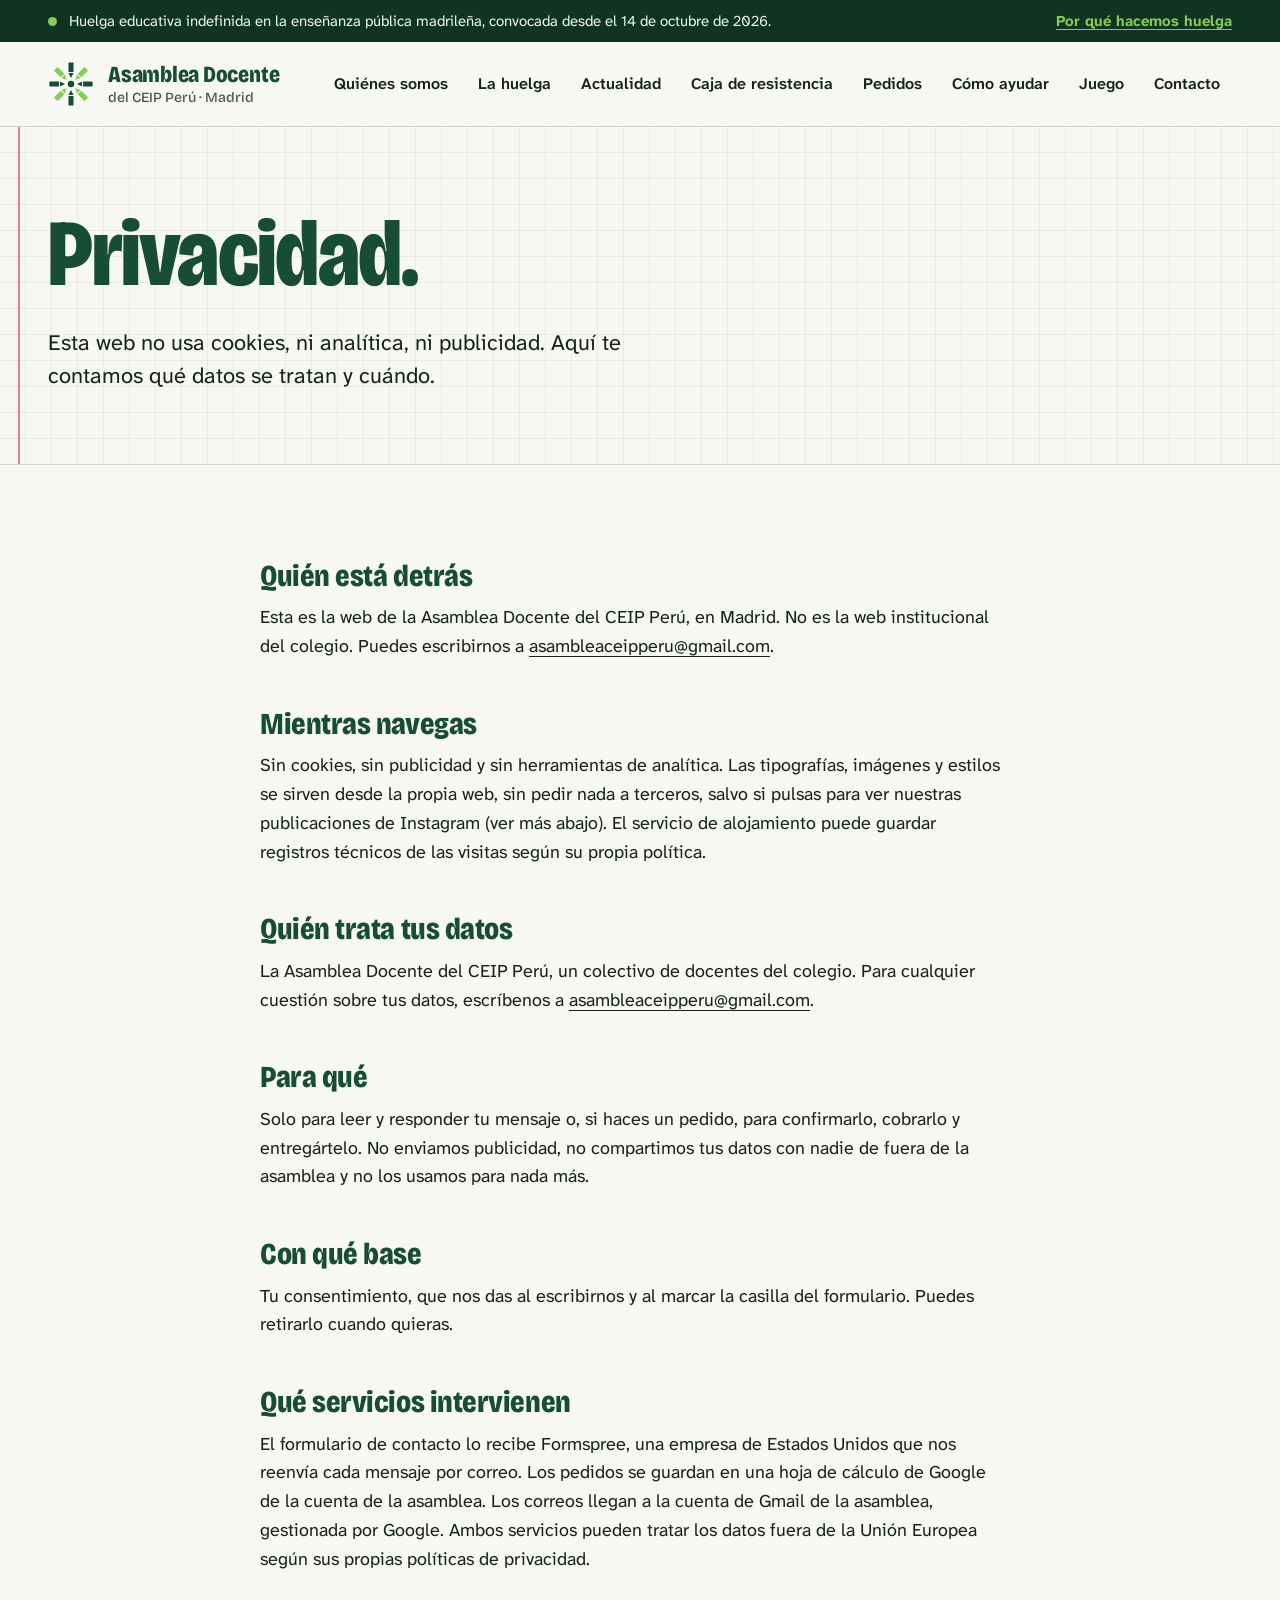
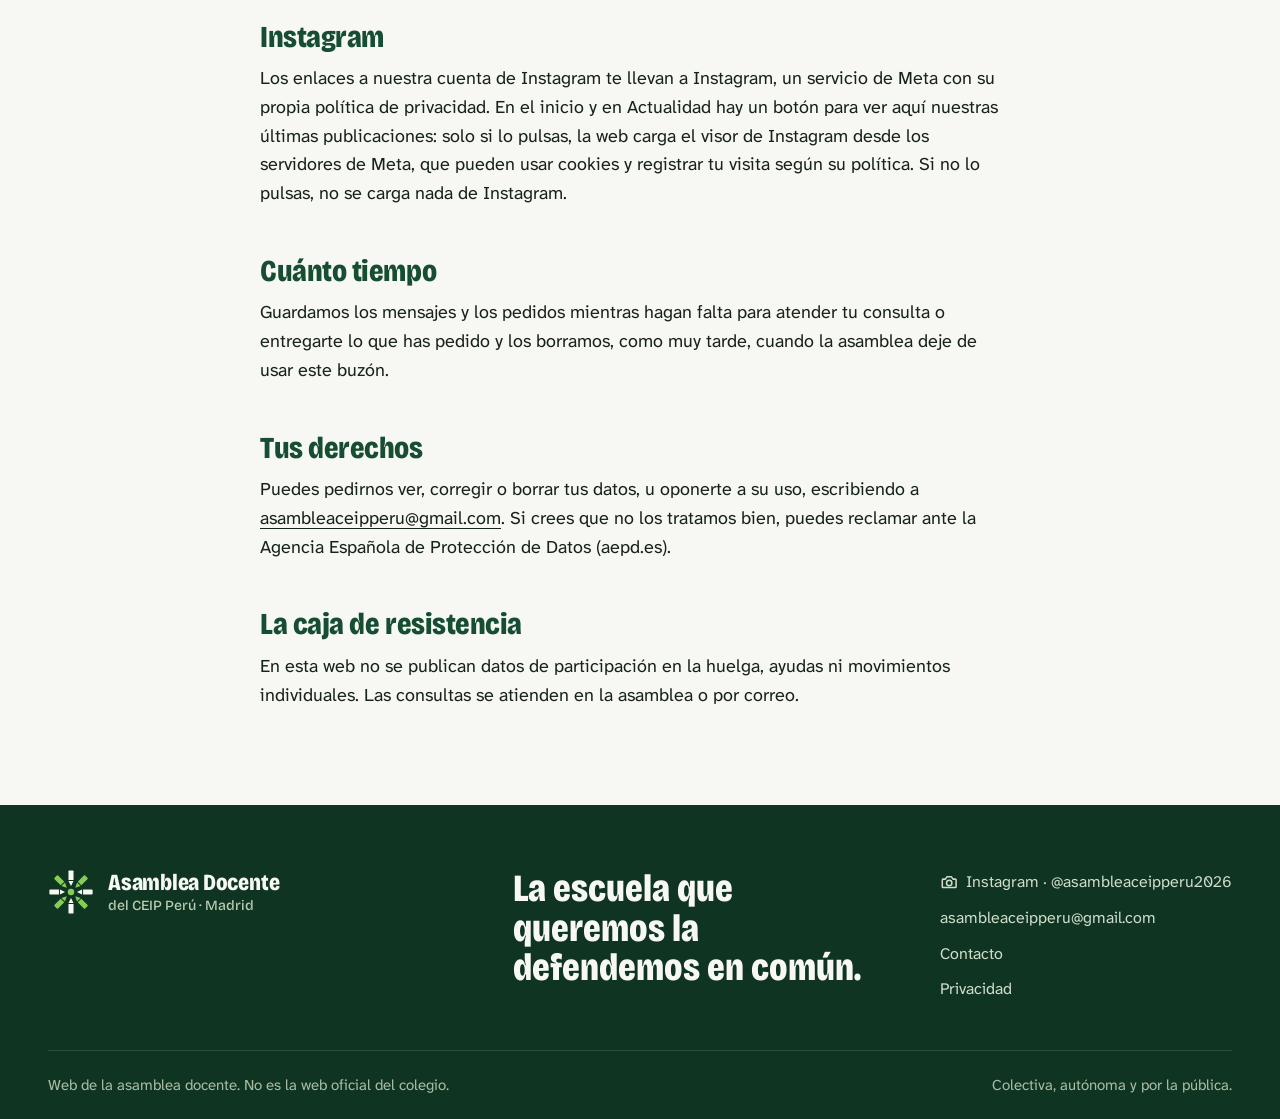
<file: privacidad.html>
<!doctype html>
<html lang="es"><head><meta charset="utf-8"><meta name="viewport" content="width=device-width, initial-scale=1">
<title>Privacidad · Asamblea Docente del CEIP Perú</title><meta name="description" content="Cómo funciona esta web y cómo se tratarán los datos del buzón de contacto.">
<meta name="theme-color" content="#0f3522"><meta name="color-scheme" content="light">
<link rel="canonical" href="https://asambleaceipperu.github.io/privacidad.html"><meta property="og:url" content="https://asambleaceipperu.github.io/privacidad.html"><meta property="og:image" content="https://asambleaceipperu.github.io/assets/compartir.png"><meta property="og:image:width" content="1200"><meta property="og:image:height" content="630"><meta name="twitter:card" content="summary_large_image">
<meta property="og:title" content="Privacidad · Asamblea Docente del CEIP Perú"><meta property="og:description" content="Cómo funciona esta web y cómo se tratarán los datos del buzón de contacto."><meta property="og:type" content="website"><meta property="og:locale" content="es_ES"><meta property="og:site_name" content="Asamblea Docente del CEIP Perú">
<link rel="icon" href="assets/simbolo.svg" type="image/svg+xml"><link rel="preload" href="assets/fuentes/bricolage-grotesque.woff2" as="font" type="font/woff2" crossorigin><link rel="stylesheet" href="assets/style.css"><script src="assets/contacto-config.js" defer></script><script src="assets/site.js" defer></script></head>
<body><a class="skip" href="#contenido">Saltar al contenido</a>
<div class="aviso"><div class="wrap"><span class="pulso" aria-hidden="true"></span><span>Huelga educativa indefinida en la enseñanza pública madrileña, convocada desde el 14 de octubre de 2026.</span><a href="huelga.html">Por qué hacemos huelga</a></div></div>
<header class="header"><div class="wrap header-inner"><a class="brand" href="index.html" aria-label="Asamblea Docente del CEIP Perú. Inicio"><svg xmlns="http://www.w3.org/2000/svg" viewBox="-50 -50 100 100" aria-hidden="true" focusable="false"><g transform="rotate(0)"><g fill="#174d32"><path d="M-5.5 -26.2V-45q0-2 2-2H3.5q2 0 2 2V-26.2Z"/><path d="M-5.5 -24H5.5L0 -13Z"/></g></g><g transform="rotate(45)"><g fill="#86cd55"><path d="M-5.5 -26.2V-45q0-2 2-2H3.5q2 0 2 2V-26.2Z"/><path d="M-5.5 -24H5.5L0 -13Z"/></g></g><g transform="rotate(90)"><g fill="#174d32"><path d="M-5.5 -26.2V-45q0-2 2-2H3.5q2 0 2 2V-26.2Z"/><path d="M-5.5 -24H5.5L0 -13Z"/></g></g><g transform="rotate(135)"><g fill="#86cd55"><path d="M-5.5 -26.2V-45q0-2 2-2H3.5q2 0 2 2V-26.2Z"/><path d="M-5.5 -24H5.5L0 -13Z"/></g></g><g transform="rotate(180)"><g fill="#174d32"><path d="M-5.5 -26.2V-45q0-2 2-2H3.5q2 0 2 2V-26.2Z"/><path d="M-5.5 -24H5.5L0 -13Z"/></g></g><g transform="rotate(225)"><g fill="#86cd55"><path d="M-5.5 -26.2V-45q0-2 2-2H3.5q2 0 2 2V-26.2Z"/><path d="M-5.5 -24H5.5L0 -13Z"/></g></g><g transform="rotate(270)"><g fill="#174d32"><path d="M-5.5 -26.2V-45q0-2 2-2H3.5q2 0 2 2V-26.2Z"/><path d="M-5.5 -24H5.5L0 -13Z"/></g></g><g transform="rotate(315)"><g fill="#86cd55"><path d="M-5.5 -26.2V-45q0-2 2-2H3.5q2 0 2 2V-26.2Z"/><path d="M-5.5 -24H5.5L0 -13Z"/></g></g><circle r="7" fill="#174d32"/></svg><span class="brand-text"><strong>Asamblea Docente</strong><small>del CEIP Perú · Madrid</small></span></a>
<button class="menu-toggle" aria-controls="menu" aria-expanded="false" hidden>Menú</button><nav id="menu" aria-label="Principal"><a href="quienes-somos.html">Quiénes somos</a><a href="huelga.html">La huelga</a><a href="actualidad.html">Actualidad</a><a href="caja-resistencia.html">Caja de resistencia</a><a href="pedidos.html">Pedidos</a><a href="ayudar.html">Cómo ayudar</a><a href="juego/">Juego</a><a href="contacto.html">Contacto</a></nav></div></header>
<main id="contenido"><div class="cuaderno"><div class="page-intro wrap"><h1 data-edit>Privacidad.</h1><p class="lead" data-edit>Esta web no usa cookies, ni analítica, ni publicidad. Aquí te contamos qué datos se tratan y cuándo.</p></div></div><section class="wrap section legal"><h2>Quién está detrás</h2><p data-edit>Esta es la web de la Asamblea Docente del CEIP Perú, en Madrid. No es la web institucional del colegio. Puedes escribirnos a <a href="mailto:asambleaceipperu@gmail.com">asambleaceipperu@gmail.com</a>.</p><h2>Mientras navegas</h2><p data-edit>Sin cookies, sin publicidad y sin herramientas de analítica. Las tipografías, imágenes y estilos se sirven desde la propia web, sin pedir nada a terceros, salvo si pulsas para ver nuestras publicaciones de Instagram (ver más abajo). El servicio de alojamiento puede guardar registros técnicos de las visitas según su propia política.</p><h2>Quién trata tus datos</h2><p data-edit>La Asamblea Docente del CEIP Perú, un colectivo de docentes del colegio. Para cualquier cuestión sobre tus datos, escríbenos a <a href="mailto:asambleaceipperu@gmail.com">asambleaceipperu@gmail.com</a>.</p><h2>Para qué</h2><p data-edit>Solo para leer y responder tu mensaje o, si haces un pedido, para confirmarlo, cobrarlo y entregártelo. No enviamos publicidad, no compartimos tus datos con nadie de fuera de la asamblea y no los usamos para nada más.</p><h2>Con qué base</h2><p data-edit>Tu consentimiento, que nos das al escribirnos y al marcar la casilla del formulario. Puedes retirarlo cuando quieras.</p><h2>Qué servicios intervienen</h2><p data-edit>El formulario de contacto lo recibe Formspree, una empresa de Estados Unidos que nos reenvía cada mensaje por correo. Los pedidos se guardan en una hoja de cálculo de Google de la cuenta de la asamblea. Los correos llegan a la cuenta de Gmail de la asamblea, gestionada por Google. Ambos servicios pueden tratar los datos fuera de la Unión Europea según sus propias políticas de privacidad.</p><h2>Instagram</h2><p data-edit>Los enlaces a nuestra cuenta de Instagram te llevan a Instagram, un servicio de Meta con su propia política de privacidad. En el inicio y en Actualidad hay un botón para ver aquí nuestras últimas publicaciones: solo si lo pulsas, la web carga el visor de Instagram desde los servidores de Meta, que pueden usar cookies y registrar tu visita según su política. Si no lo pulsas, no se carga nada de Instagram.</p><h2>Cuánto tiempo</h2><p data-edit>Guardamos los mensajes y los pedidos mientras hagan falta para atender tu consulta o entregarte lo que has pedido y los borramos, como muy tarde, cuando la asamblea deje de usar este buzón.</p><h2>Tus derechos</h2><p data-edit>Puedes pedirnos ver, corregir o borrar tus datos, u oponerte a su uso, escribiendo a <a href="mailto:asambleaceipperu@gmail.com">asambleaceipperu@gmail.com</a>. Si crees que no los tratamos bien, puedes reclamar ante la Agencia Española de Protección de Datos (aepd.es).</p><h2>La caja de resistencia</h2><p data-edit>En esta web no se publican datos de participación en la huelga, ayudas ni movimientos individuales. Las consultas se atienden en la asamblea o por correo.</p></section></main>
<footer><div class="wrap footer-main"><a class="brand" href="index.html" aria-label="Asamblea Docente del CEIP Perú. Inicio"><svg xmlns="http://www.w3.org/2000/svg" viewBox="-50 -50 100 100" aria-hidden="true" focusable="false"><g transform="rotate(0)"><g fill="#f7f8f3"><path d="M-5.5 -26.2V-45q0-2 2-2H3.5q2 0 2 2V-26.2Z"/><path d="M-5.5 -24H5.5L0 -13Z"/></g></g><g transform="rotate(45)"><g fill="#86cd55"><path d="M-5.5 -26.2V-45q0-2 2-2H3.5q2 0 2 2V-26.2Z"/><path d="M-5.5 -24H5.5L0 -13Z"/></g></g><g transform="rotate(90)"><g fill="#f7f8f3"><path d="M-5.5 -26.2V-45q0-2 2-2H3.5q2 0 2 2V-26.2Z"/><path d="M-5.5 -24H5.5L0 -13Z"/></g></g><g transform="rotate(135)"><g fill="#86cd55"><path d="M-5.5 -26.2V-45q0-2 2-2H3.5q2 0 2 2V-26.2Z"/><path d="M-5.5 -24H5.5L0 -13Z"/></g></g><g transform="rotate(180)"><g fill="#f7f8f3"><path d="M-5.5 -26.2V-45q0-2 2-2H3.5q2 0 2 2V-26.2Z"/><path d="M-5.5 -24H5.5L0 -13Z"/></g></g><g transform="rotate(225)"><g fill="#86cd55"><path d="M-5.5 -26.2V-45q0-2 2-2H3.5q2 0 2 2V-26.2Z"/><path d="M-5.5 -24H5.5L0 -13Z"/></g></g><g transform="rotate(270)"><g fill="#f7f8f3"><path d="M-5.5 -26.2V-45q0-2 2-2H3.5q2 0 2 2V-26.2Z"/><path d="M-5.5 -24H5.5L0 -13Z"/></g></g><g transform="rotate(315)"><g fill="#86cd55"><path d="M-5.5 -26.2V-45q0-2 2-2H3.5q2 0 2 2V-26.2Z"/><path d="M-5.5 -24H5.5L0 -13Z"/></g></g><circle r="7" fill="#86cd55"/></svg><span class="brand-text"><strong>Asamblea Docente</strong><small>del CEIP Perú · Madrid</small></span></a><p class="footer-lema">La escuela que queremos la defendemos en común.</p><nav class="footer-links" aria-label="Pie de página"><a class="ig-link" href="https://www.instagram.com/asambleaceipperu2026/" rel="noopener"><svg class="ico-foto" viewBox="0 0 24 24" aria-hidden="true" fill="none" stroke="currentColor" stroke-width="2" stroke-linecap="round" stroke-linejoin="round"><path d="M4 8h3l2-3h6l2 3h3a1 1 0 0 1 1 1v9a1 1 0 0 1-1 1H4a1 1 0 0 1-1-1V9a1 1 0 0 1 1-1z"/><circle cx="12" cy="13" r="3.5"/></svg><span>Instagram · @asambleaceipperu2026</span></a><a href="mailto:asambleaceipperu@gmail.com">asambleaceipperu@gmail.com</a><a href="contacto.html">Contacto</a><a href="privacidad.html">Privacidad</a></nav></div><div class="wrap footer-bottom"><span>Web de la asamblea docente. No es la web oficial del colegio.</span><span>Colectiva, autónoma y por la pública.</span></div></footer>
<div id="status" class="toast" role="status" aria-live="polite"></div></body></html>
</file>
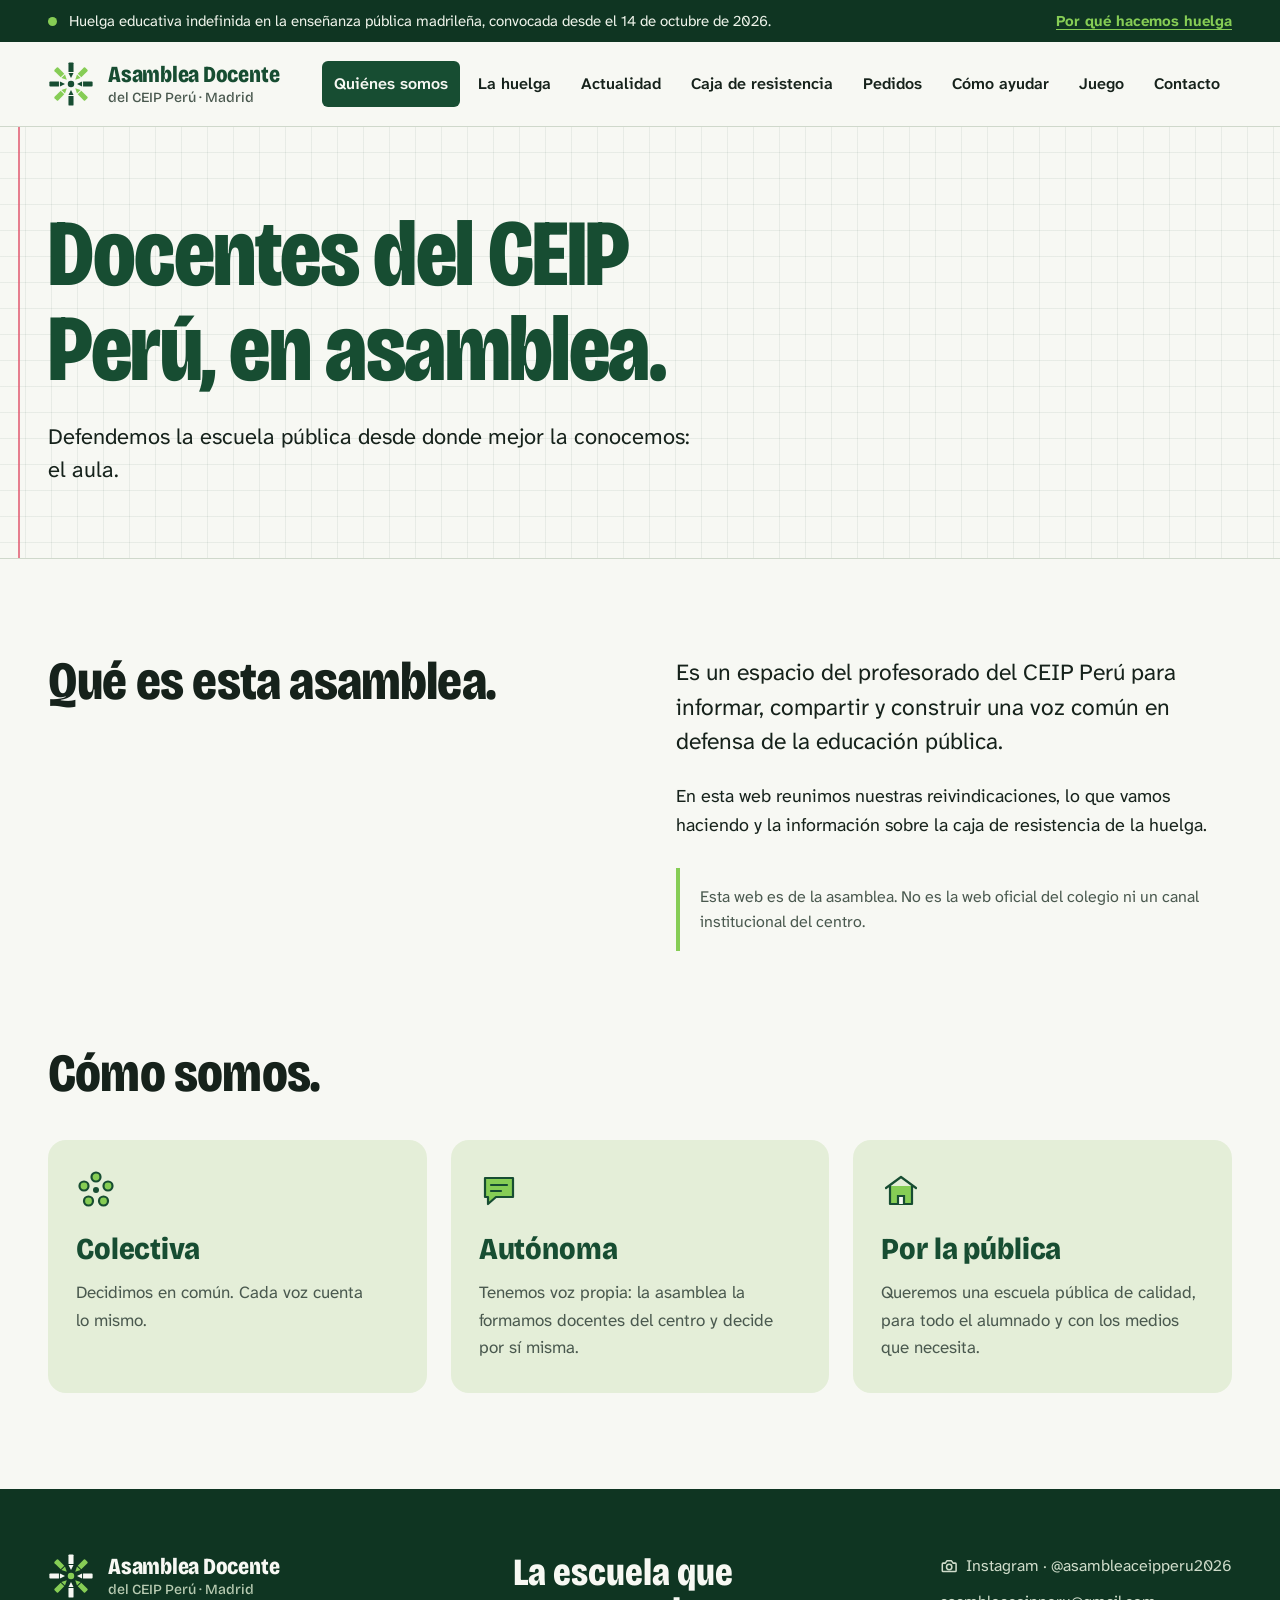
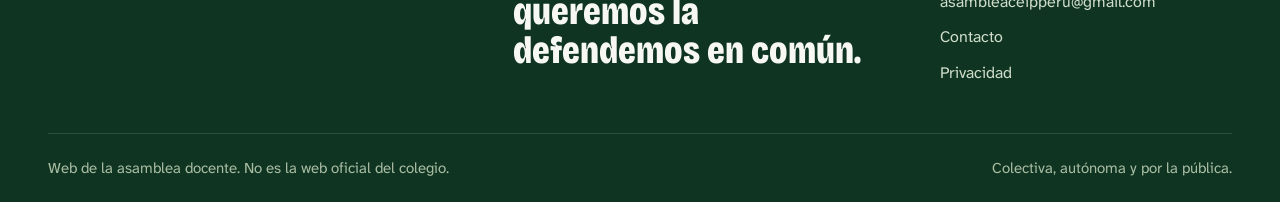
<file: quienes-somos.html>
<!doctype html>
<html lang="es"><head><meta charset="utf-8"><meta name="viewport" content="width=device-width, initial-scale=1">
<title>Quiénes somos · Asamblea Docente del CEIP Perú</title><meta name="description" content="La Asamblea Docente del CEIP Perú: docentes que se organizan de forma colectiva y autónoma para defender la escuela pública.">
<meta name="theme-color" content="#0f3522"><meta name="color-scheme" content="light">
<link rel="canonical" href="https://asambleaceipperu.github.io/quienes-somos.html"><meta property="og:url" content="https://asambleaceipperu.github.io/quienes-somos.html"><meta property="og:image" content="https://asambleaceipperu.github.io/assets/compartir.png"><meta property="og:image:width" content="1200"><meta property="og:image:height" content="630"><meta name="twitter:card" content="summary_large_image">
<meta property="og:title" content="Quiénes somos · Asamblea Docente del CEIP Perú"><meta property="og:description" content="La Asamblea Docente del CEIP Perú: docentes que se organizan de forma colectiva y autónoma para defender la escuela pública."><meta property="og:type" content="website"><meta property="og:locale" content="es_ES"><meta property="og:site_name" content="Asamblea Docente del CEIP Perú">
<link rel="icon" href="assets/simbolo.svg" type="image/svg+xml"><link rel="preload" href="assets/fuentes/bricolage-grotesque.woff2" as="font" type="font/woff2" crossorigin><link rel="stylesheet" href="assets/style.css"><script src="assets/contacto-config.js" defer></script><script src="assets/site.js" defer></script></head>
<body><a class="skip" href="#contenido">Saltar al contenido</a>
<div class="aviso"><div class="wrap"><span class="pulso" aria-hidden="true"></span><span>Huelga educativa indefinida en la enseñanza pública madrileña, convocada desde el 14 de octubre de 2026.</span><a href="huelga.html">Por qué hacemos huelga</a></div></div>
<header class="header"><div class="wrap header-inner"><a class="brand" href="index.html" aria-label="Asamblea Docente del CEIP Perú. Inicio"><svg xmlns="http://www.w3.org/2000/svg" viewBox="-50 -50 100 100" aria-hidden="true" focusable="false"><g transform="rotate(0)"><g fill="#174d32"><path d="M-5.5 -26.2V-45q0-2 2-2H3.5q2 0 2 2V-26.2Z"/><path d="M-5.5 -24H5.5L0 -13Z"/></g></g><g transform="rotate(45)"><g fill="#86cd55"><path d="M-5.5 -26.2V-45q0-2 2-2H3.5q2 0 2 2V-26.2Z"/><path d="M-5.5 -24H5.5L0 -13Z"/></g></g><g transform="rotate(90)"><g fill="#174d32"><path d="M-5.5 -26.2V-45q0-2 2-2H3.5q2 0 2 2V-26.2Z"/><path d="M-5.5 -24H5.5L0 -13Z"/></g></g><g transform="rotate(135)"><g fill="#86cd55"><path d="M-5.5 -26.2V-45q0-2 2-2H3.5q2 0 2 2V-26.2Z"/><path d="M-5.5 -24H5.5L0 -13Z"/></g></g><g transform="rotate(180)"><g fill="#174d32"><path d="M-5.5 -26.2V-45q0-2 2-2H3.5q2 0 2 2V-26.2Z"/><path d="M-5.5 -24H5.5L0 -13Z"/></g></g><g transform="rotate(225)"><g fill="#86cd55"><path d="M-5.5 -26.2V-45q0-2 2-2H3.5q2 0 2 2V-26.2Z"/><path d="M-5.5 -24H5.5L0 -13Z"/></g></g><g transform="rotate(270)"><g fill="#174d32"><path d="M-5.5 -26.2V-45q0-2 2-2H3.5q2 0 2 2V-26.2Z"/><path d="M-5.5 -24H5.5L0 -13Z"/></g></g><g transform="rotate(315)"><g fill="#86cd55"><path d="M-5.5 -26.2V-45q0-2 2-2H3.5q2 0 2 2V-26.2Z"/><path d="M-5.5 -24H5.5L0 -13Z"/></g></g><circle r="7" fill="#174d32"/></svg><span class="brand-text"><strong>Asamblea Docente</strong><small>del CEIP Perú · Madrid</small></span></a>
<button class="menu-toggle" aria-controls="menu" aria-expanded="false" hidden>Menú</button><nav id="menu" aria-label="Principal"><a href="quienes-somos.html" aria-current="page">Quiénes somos</a><a href="huelga.html">La huelga</a><a href="actualidad.html">Actualidad</a><a href="caja-resistencia.html">Caja de resistencia</a><a href="pedidos.html">Pedidos</a><a href="ayudar.html">Cómo ayudar</a><a href="juego/">Juego</a><a href="contacto.html">Contacto</a></nav></div></header>
<main id="contenido"><div class="cuaderno"><div class="page-intro wrap"><h1 data-edit>Docentes del CEIP Perú, en asamblea.</h1><p class="lead" data-edit>Defendemos la escuela pública desde donde mejor la conocemos: el aula.</p></div></div><section class="wrap section split"><div><h2 data-edit>Qué es esta asamblea.</h2></div><div><p class="large" data-edit>Es un espacio del profesorado del CEIP Perú para informar, compartir y construir una voz común en defensa de la educación pública.</p><p data-edit>En esta web reunimos nuestras reivindicaciones, lo que vamos haciendo y la información sobre la caja de resistencia de la huelga.</p><p class="aviso-no-oficial">Esta web es de la asamblea. No es la web oficial del colegio ni un canal institucional del centro.</p></div></section>
<section class="wrap section" style="padding-top:0"><h2 data-edit>Cómo somos.</h2><div class="values"><article><svg viewBox="0 0 40 40" aria-hidden="true"><g fill="#86cd55" stroke="#174d32" stroke-width="2.2"><circle cx="20" cy="7" r="4.5"/><circle cx="32" cy="16" r="4.5"/><circle cx="27.5" cy="31" r="4.5"/><circle cx="12.5" cy="31" r="4.5"/><circle cx="8" cy="16" r="4.5"/></g><circle cx="20" cy="20" r="3" fill="#174d32"/></svg><h3>Colectiva</h3><p data-edit>Decidimos en común. Cada voz cuenta lo mismo.</p></article><article><svg viewBox="0 0 40 40" aria-hidden="true"><path d="M6 8h28v19H17l-8 7v-7H6z" fill="#86cd55" stroke="#174d32" stroke-width="2.2" stroke-linejoin="round"/><path d="M12 15h16M12 21h10" stroke="#174d32" stroke-width="2.2" stroke-linecap="round"/></svg><h3>Autónoma</h3><p data-edit>Tenemos voz propia: la asamblea la formamos docentes del centro y decide por sí misma.</p></article><article><svg viewBox="0 0 40 40" aria-hidden="true"><path d="M5 18 20 7l15 11" fill="none" stroke="#174d32" stroke-width="2.2" stroke-linecap="round" stroke-linejoin="round"/><path d="M9 16v18h22V16" fill="#86cd55" stroke="#174d32" stroke-width="2.2" stroke-linejoin="round"/><path d="M17 34v-8h6v8" fill="#f7f8f3" stroke="#174d32" stroke-width="2.2"/></svg><h3>Por la pública</h3><p data-edit>Queremos una escuela pública de calidad, para todo el alumnado y con los medios que necesita.</p></article></div></section></main>
<footer><div class="wrap footer-main"><a class="brand" href="index.html" aria-label="Asamblea Docente del CEIP Perú. Inicio"><svg xmlns="http://www.w3.org/2000/svg" viewBox="-50 -50 100 100" aria-hidden="true" focusable="false"><g transform="rotate(0)"><g fill="#f7f8f3"><path d="M-5.5 -26.2V-45q0-2 2-2H3.5q2 0 2 2V-26.2Z"/><path d="M-5.5 -24H5.5L0 -13Z"/></g></g><g transform="rotate(45)"><g fill="#86cd55"><path d="M-5.5 -26.2V-45q0-2 2-2H3.5q2 0 2 2V-26.2Z"/><path d="M-5.5 -24H5.5L0 -13Z"/></g></g><g transform="rotate(90)"><g fill="#f7f8f3"><path d="M-5.5 -26.2V-45q0-2 2-2H3.5q2 0 2 2V-26.2Z"/><path d="M-5.5 -24H5.5L0 -13Z"/></g></g><g transform="rotate(135)"><g fill="#86cd55"><path d="M-5.5 -26.2V-45q0-2 2-2H3.5q2 0 2 2V-26.2Z"/><path d="M-5.5 -24H5.5L0 -13Z"/></g></g><g transform="rotate(180)"><g fill="#f7f8f3"><path d="M-5.5 -26.2V-45q0-2 2-2H3.5q2 0 2 2V-26.2Z"/><path d="M-5.5 -24H5.5L0 -13Z"/></g></g><g transform="rotate(225)"><g fill="#86cd55"><path d="M-5.5 -26.2V-45q0-2 2-2H3.5q2 0 2 2V-26.2Z"/><path d="M-5.5 -24H5.5L0 -13Z"/></g></g><g transform="rotate(270)"><g fill="#f7f8f3"><path d="M-5.5 -26.2V-45q0-2 2-2H3.5q2 0 2 2V-26.2Z"/><path d="M-5.5 -24H5.5L0 -13Z"/></g></g><g transform="rotate(315)"><g fill="#86cd55"><path d="M-5.5 -26.2V-45q0-2 2-2H3.5q2 0 2 2V-26.2Z"/><path d="M-5.5 -24H5.5L0 -13Z"/></g></g><circle r="7" fill="#86cd55"/></svg><span class="brand-text"><strong>Asamblea Docente</strong><small>del CEIP Perú · Madrid</small></span></a><p class="footer-lema">La escuela que queremos la defendemos en común.</p><nav class="footer-links" aria-label="Pie de página"><a class="ig-link" href="https://www.instagram.com/asambleaceipperu2026/" rel="noopener"><svg class="ico-foto" viewBox="0 0 24 24" aria-hidden="true" fill="none" stroke="currentColor" stroke-width="2" stroke-linecap="round" stroke-linejoin="round"><path d="M4 8h3l2-3h6l2 3h3a1 1 0 0 1 1 1v9a1 1 0 0 1-1 1H4a1 1 0 0 1-1-1V9a1 1 0 0 1 1-1z"/><circle cx="12" cy="13" r="3.5"/></svg><span>Instagram · @asambleaceipperu2026</span></a><a href="mailto:asambleaceipperu@gmail.com">asambleaceipperu@gmail.com</a><a href="contacto.html">Contacto</a><a href="privacidad.html">Privacidad</a></nav></div><div class="wrap footer-bottom"><span>Web de la asamblea docente. No es la web oficial del colegio.</span><span>Colectiva, autónoma y por la pública.</span></div></footer>
<div id="status" class="toast" role="status" aria-live="polite"></div></body></html>
</file>
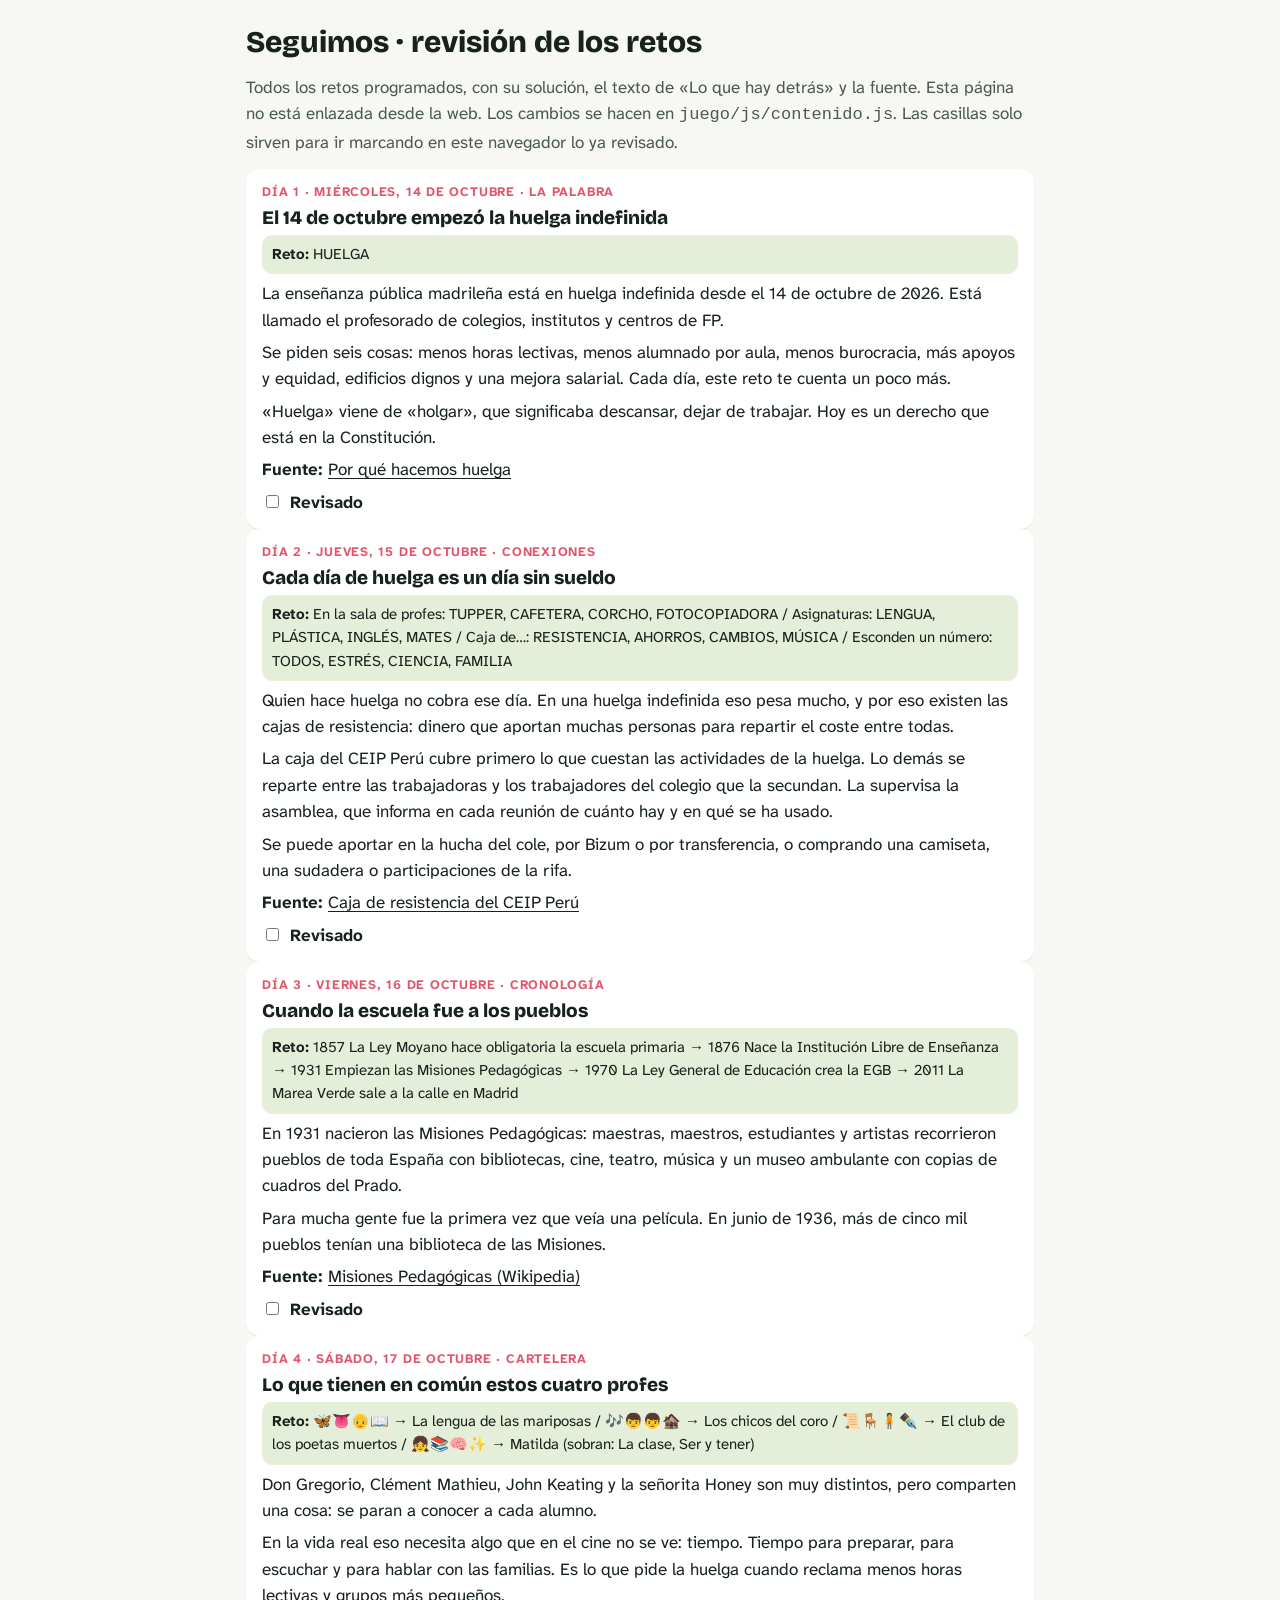
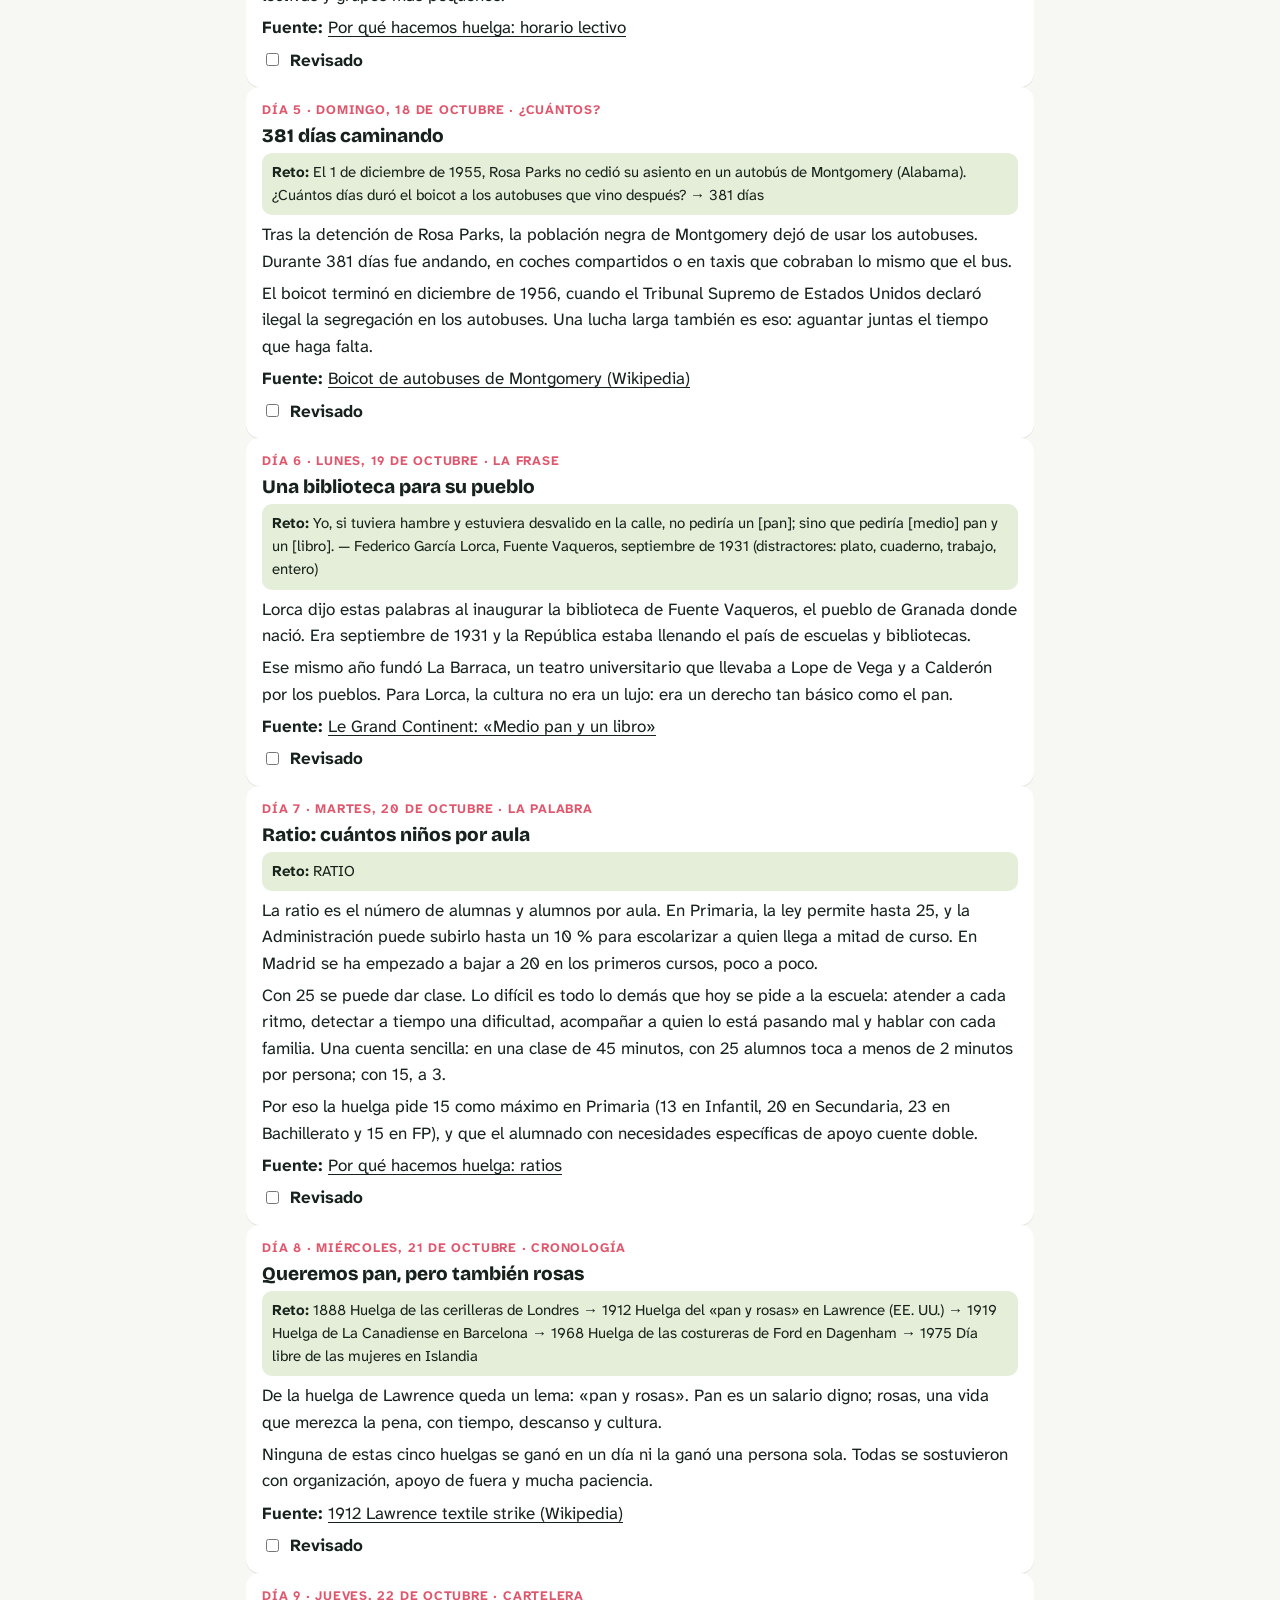
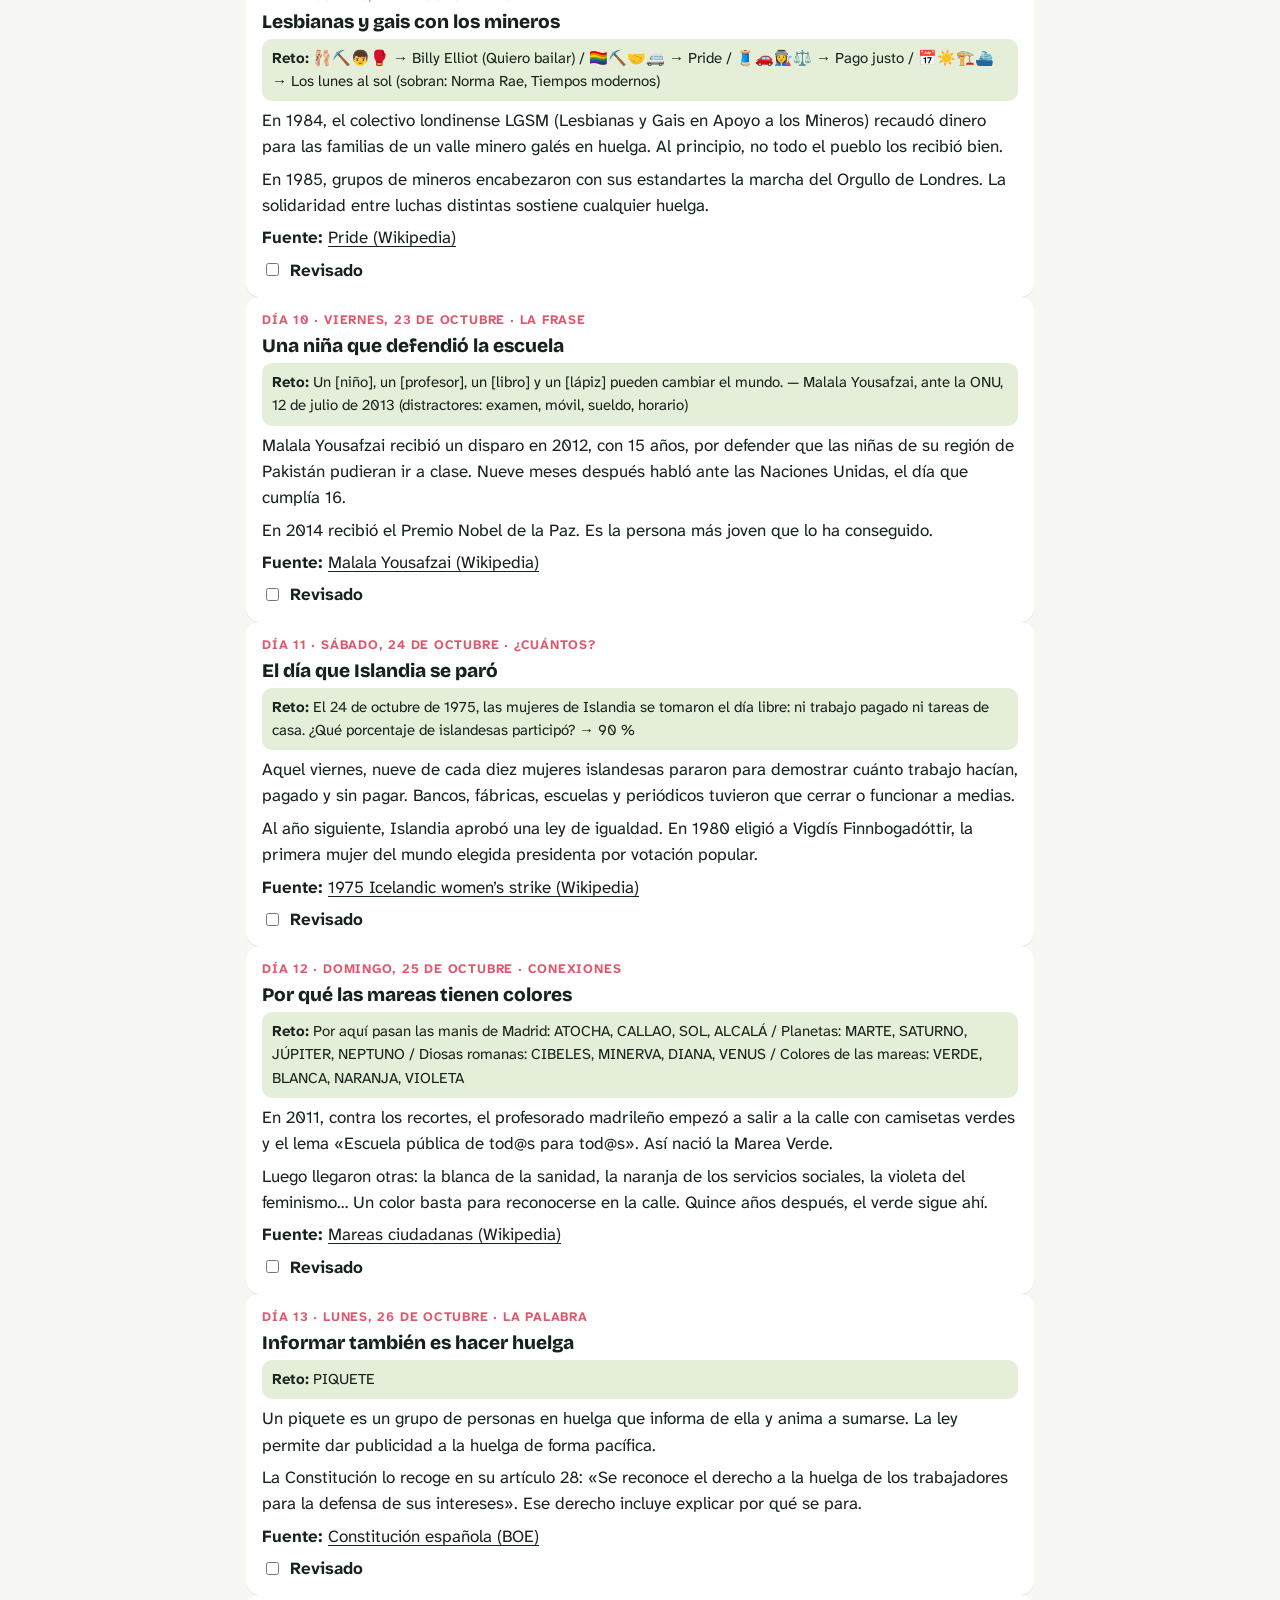
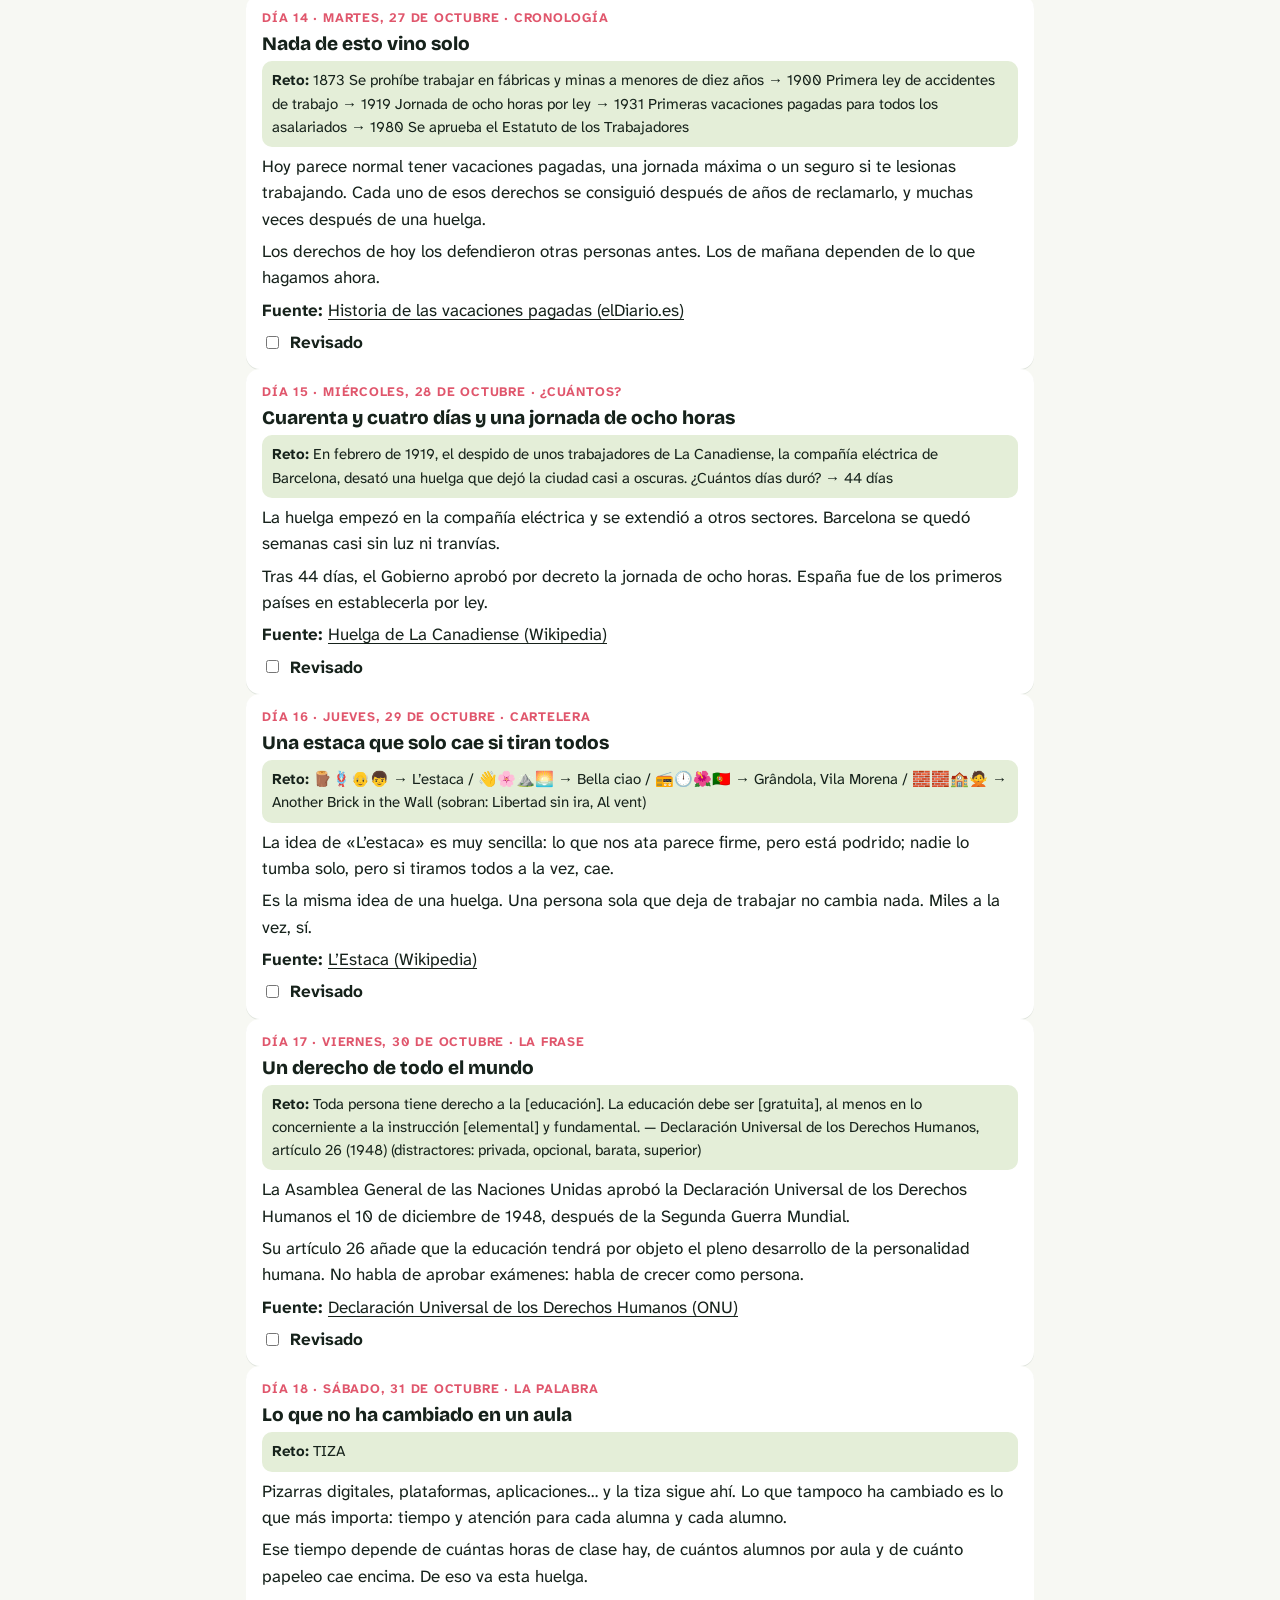
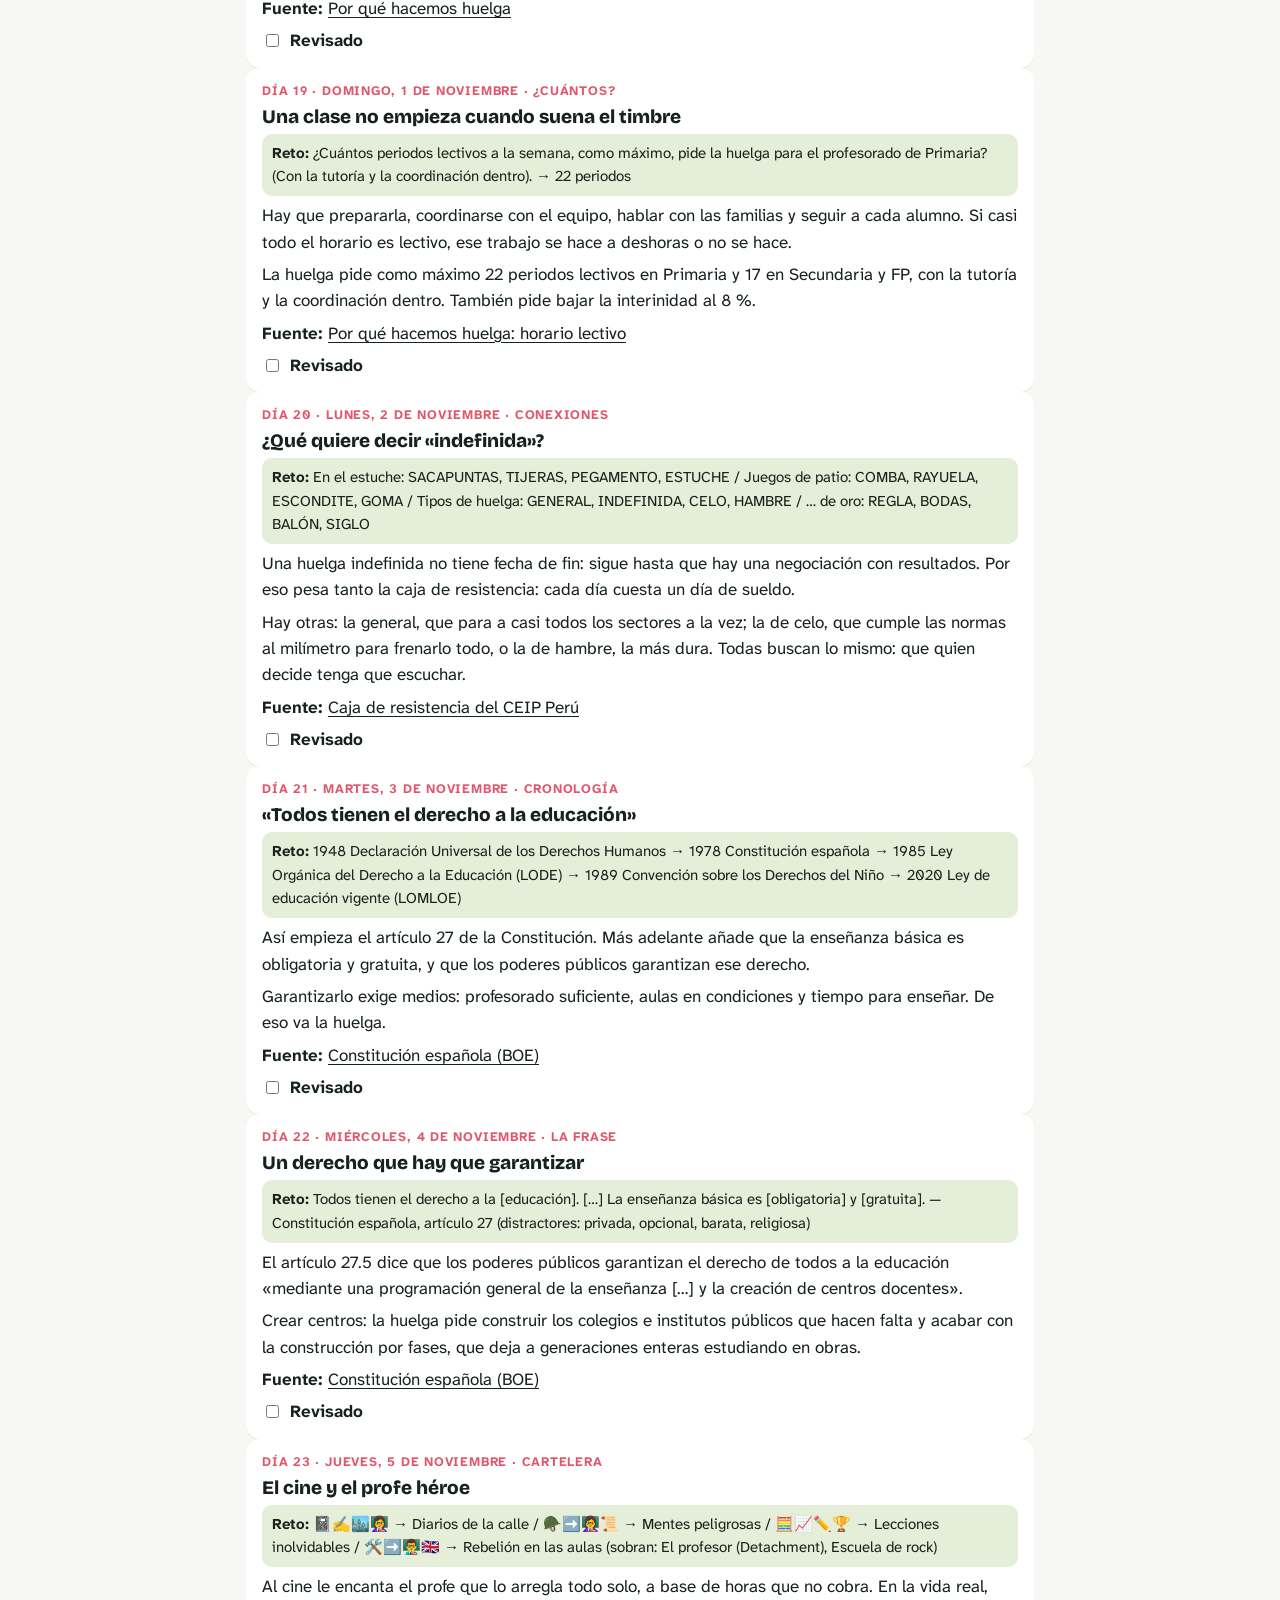
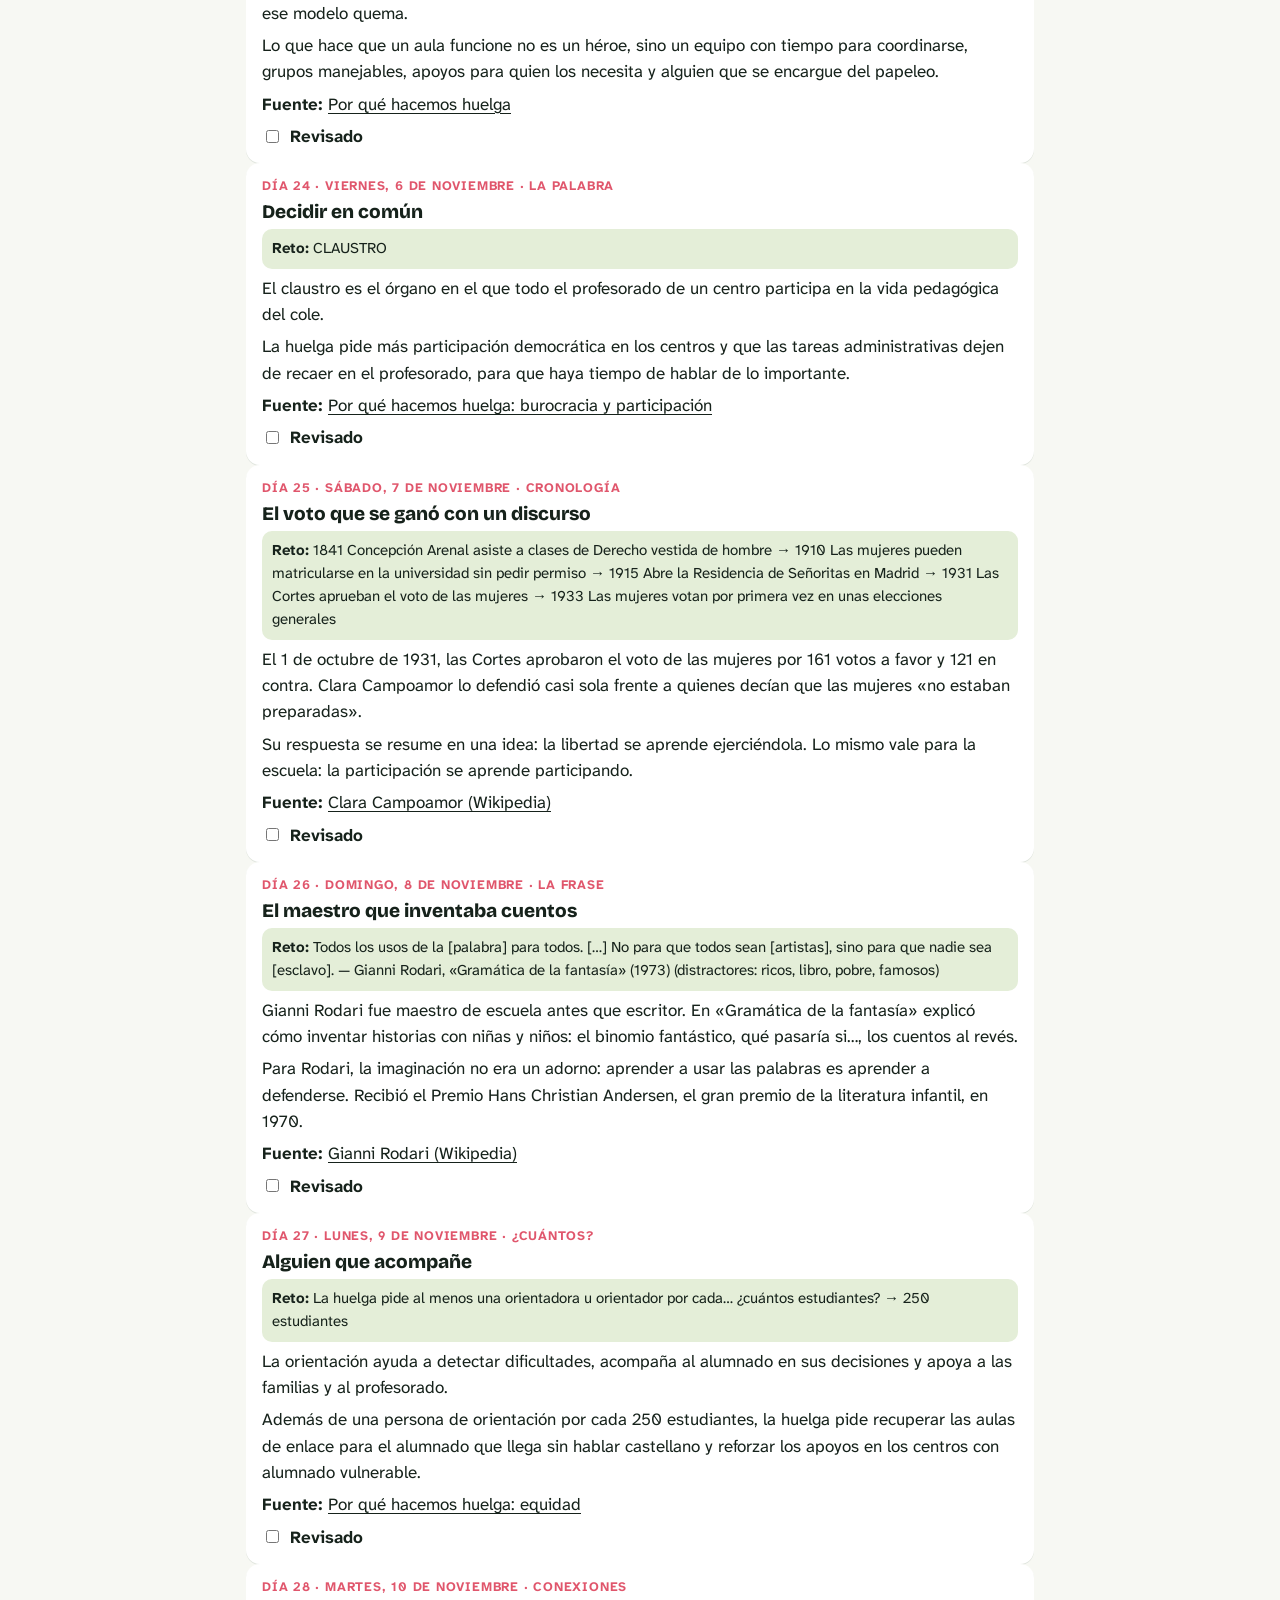
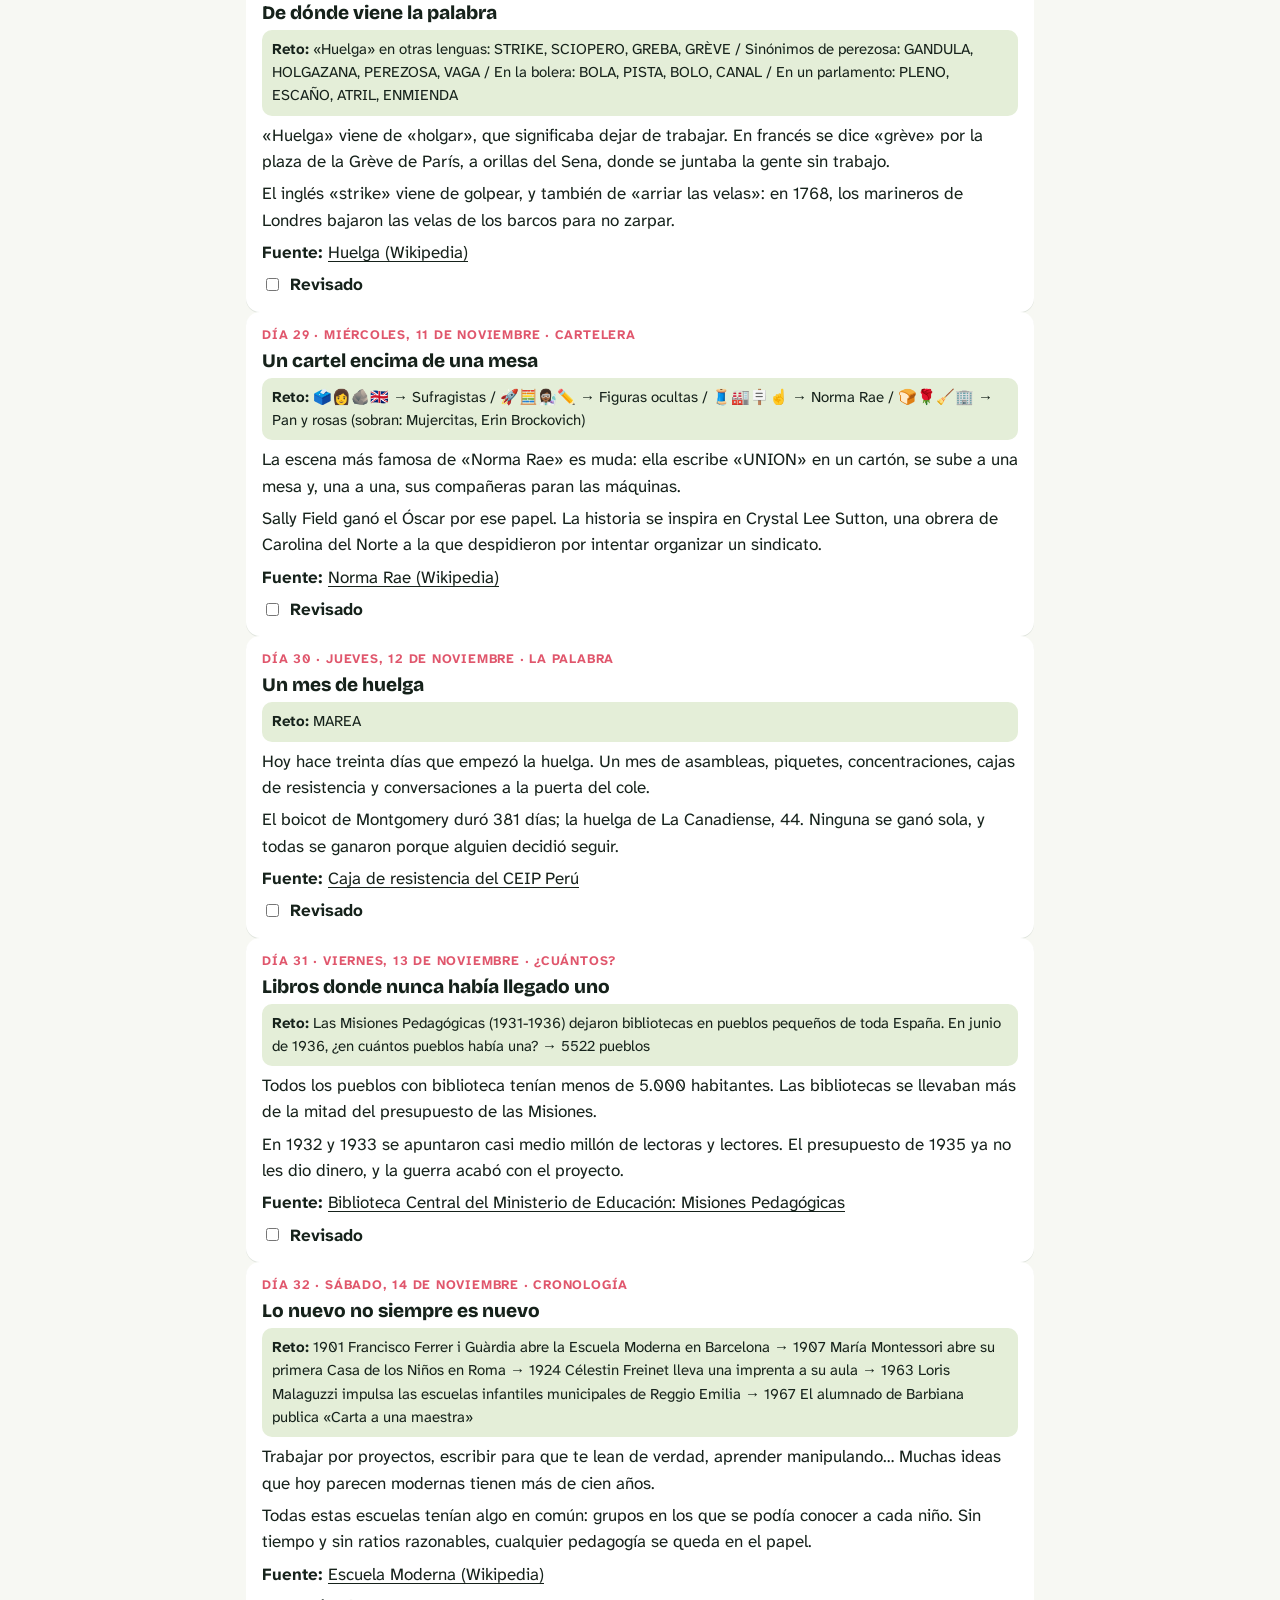
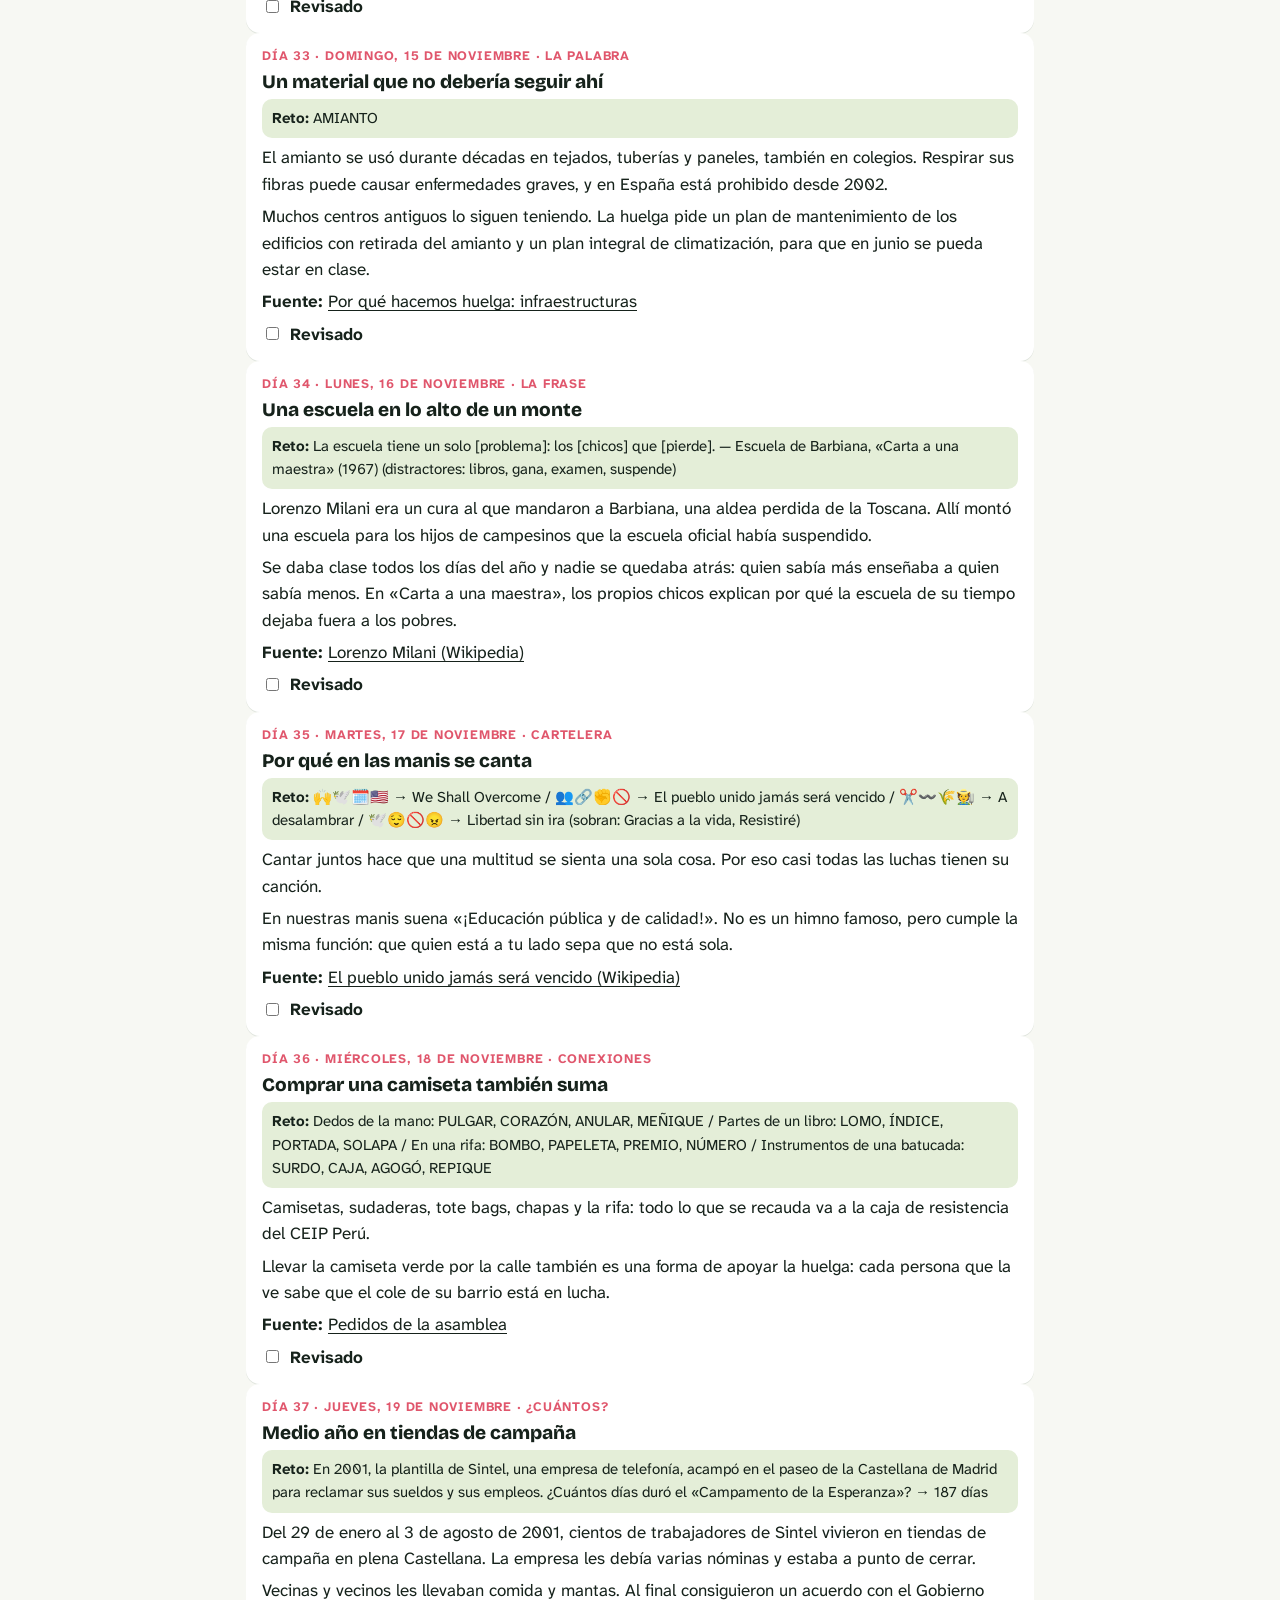
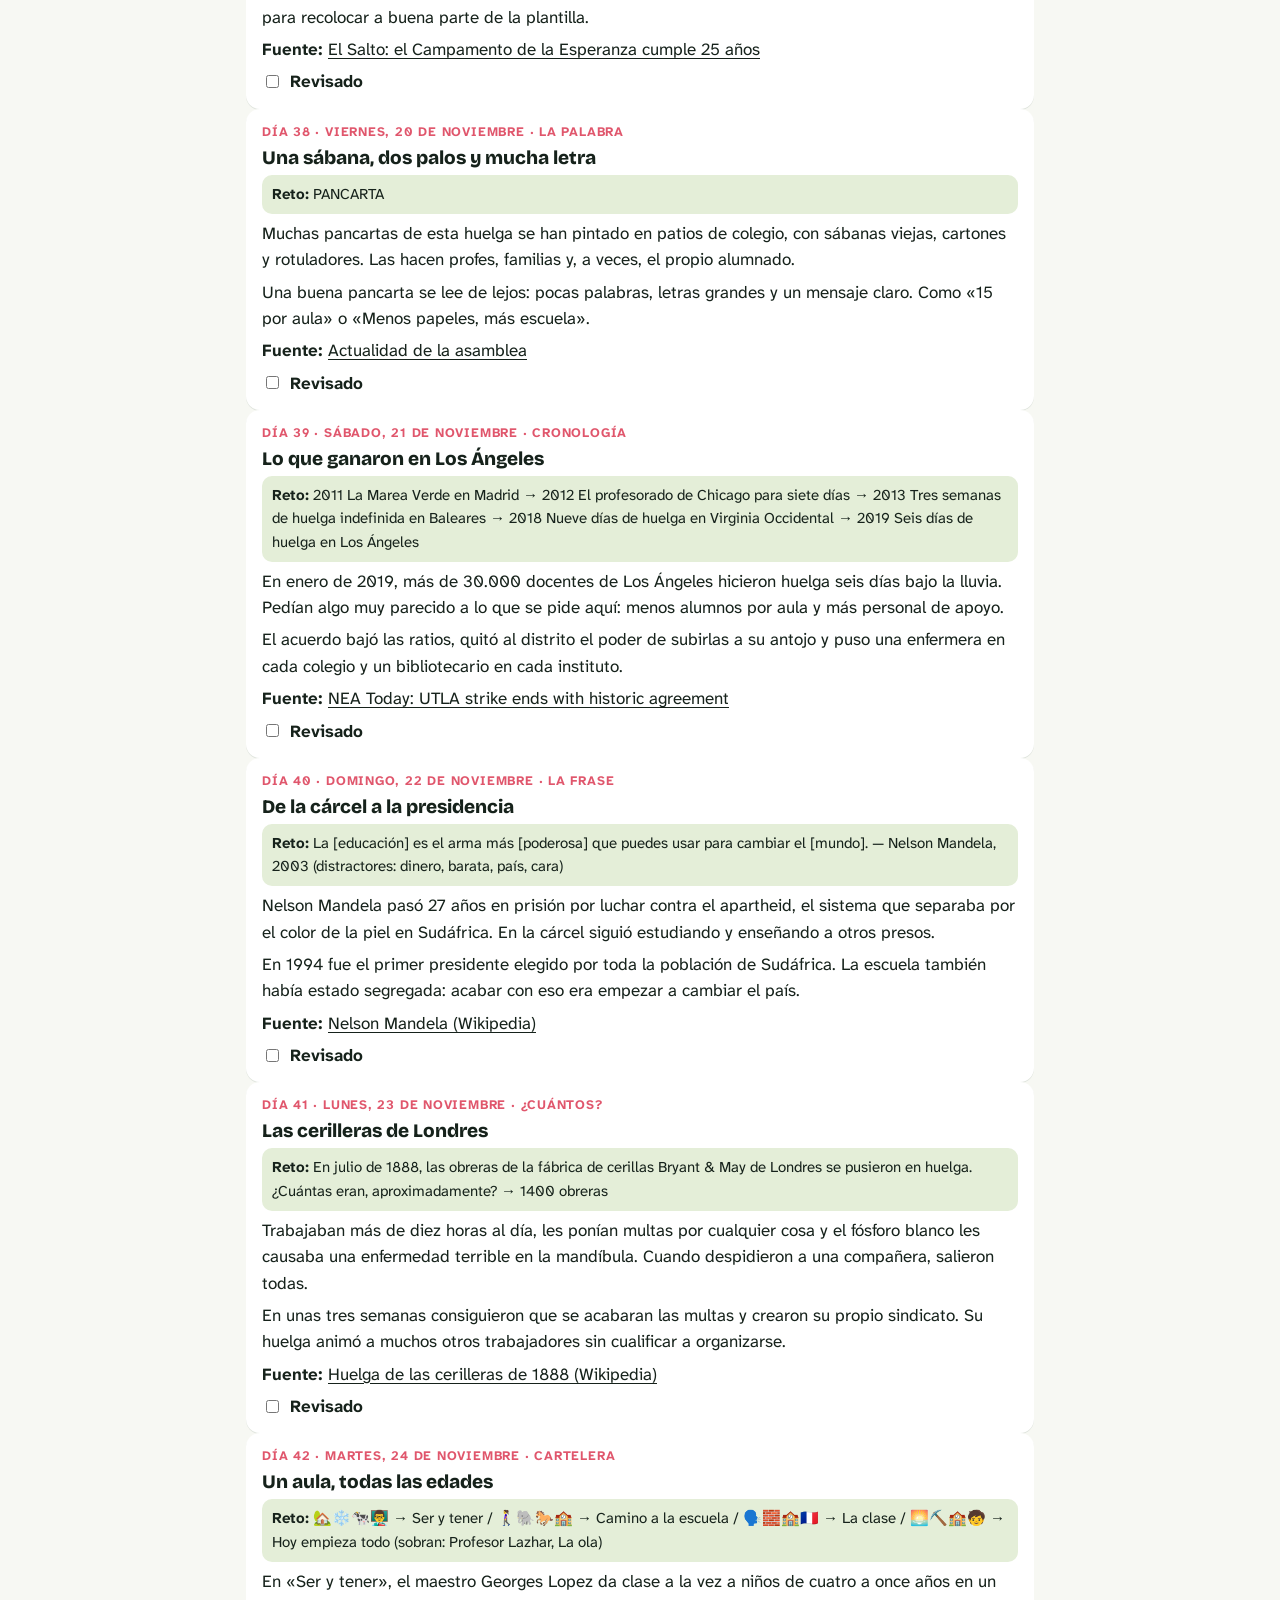
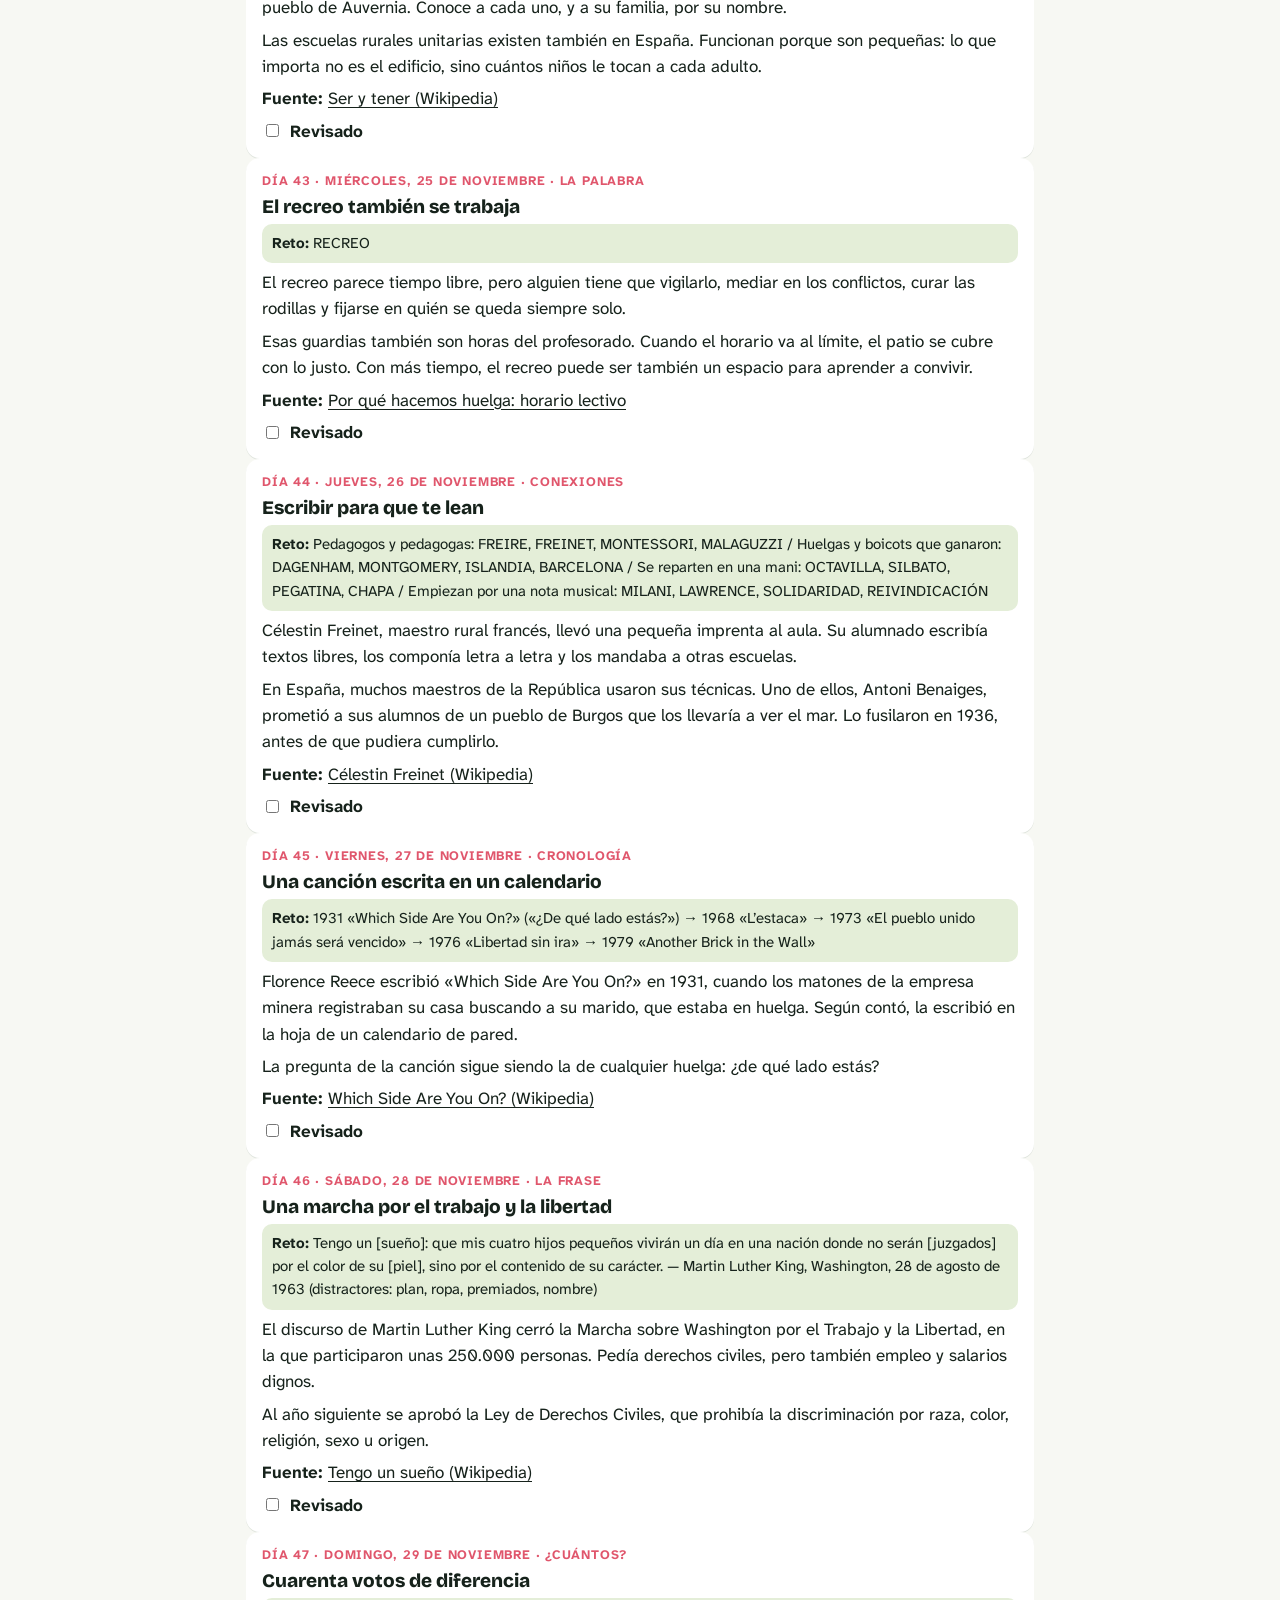
<file: juego/revision.html>
<!doctype html>
<html lang="es"><head><meta charset="utf-8"><meta name="viewport" content="width=device-width, initial-scale=1">
<meta name="robots" content="noindex">
<title>Seguimos · Revisión de los retos</title>
<link rel="stylesheet" href="seguimos.css">
<style>
  body{background:var(--papel)}
  .rev{max-width:820px;margin:0 auto;padding:24px 16px 60px;display:grid;gap:14px}
  .rev h1{font:800 30px var(--display);margin:0}
  .rev .ayuda{color:var(--gris);margin:0}
  .dia-rev{background:#fff;border-radius:14px;padding:14px 16px;box-shadow:0 1px 0 #0f35221a;display:grid;gap:6px}
  .dia-rev h2{font:800 19px var(--display);margin:0}
  .dia-rev .meta{font:700 13px var(--texto);color:var(--margen);text-transform:uppercase;letter-spacing:.06em}
  .dia-rev .sol{background:var(--suave);border-radius:10px;padding:8px 10px;font-size:15px}
  .dia-rev p{margin:0}
  .dia-rev details{font-size:15px}
  .marca-revisar{display:flex;gap:8px;align-items:center;font-weight:700}
</style></head>
<body>
<main class="rev">
  <h1>Seguimos · revisión de los retos</h1>
  <p class="ayuda">Todos los retos programados, con su solución, el texto de «Lo que hay detrás» y la fuente. Esta página no está enlazada desde la web. Los cambios se hacen en <code>juego/js/contenido.js</code>. Las casillas solo sirven para ir marcando en este navegador lo ya revisado.</p>
  <div id="lista"></div>
</main>
<script type="module">
  import { DIAS } from './js/contenido.js';
  import { fechaDelDia, fechaLarga } from './js/calendario.js';
  import { TIPOS } from './js/retos/index.js';
  const lista = document.getElementById('lista');
  const solucion = d => {
    const x = d.datos;
    switch (d.tipo) {
      case 'palabra': return x.palabra;
      case 'conexiones': return x.grupos.map(g => `${g.nombre}: ${g.fichas.join(', ')}`).join(' / ');
      case 'cronologia': return x.momentos.map(m => `${m.anio} ${m.texto}`).join(' → ');
      case 'emojis': return `${x.items.map(i => `${i.emojis} → ${i.titulo}`).join(' / ')} (sobran: ${(x.distractores || []).join(', ')})`;
      case 'cuantos': return `${x.pregunta} → ${x.cifra} ${x.unidad || ''}`;
      case 'frase': return `${x.texto} — ${x.autor} (distractores: ${x.distractores.join(', ')})`;
    }
  };
  let hechos = {};
  try { hechos = JSON.parse(localStorage.getItem('seguimos-revision')) || {}; } catch {}
  DIAS.forEach((d, i) => {
    const n = i + 1;
    const art = document.createElement('article');
    art.className = 'dia-rev';
    const esc = s => String(s).replace(/[&<>]/g, c => ({ '&': '&amp;', '<': '&lt;', '>': '&gt;' })[c]);
    art.innerHTML = `<p class="meta">Día ${n} · ${fechaLarga(fechaDelDia(n))} · ${TIPOS[d.tipo].nombre}</p>
      <h2>${esc(d.detras.titulo)}</h2>
      <p class="sol"><b>Reto:</b> ${esc(solucion(d))}</p>
      ${d.detras.texto.map(p => `<p>${esc(p)}</p>`).join('')}
      <p><b>Fuente:</b> <a href="${d.detras.fuente.url}">${esc(d.detras.fuente.nombre)}</a></p>
      <label class="marca-revisar"><input type="checkbox" ${hechos[n] ? 'checked' : ''}> Revisado</label>`;
    art.querySelector('input').addEventListener('change', e => { hechos[n] = e.target.checked; try { localStorage.setItem('seguimos-revision', JSON.stringify(hechos)); } catch {} });
    lista.append(art);
  });
</script>
</body></html>
</file>
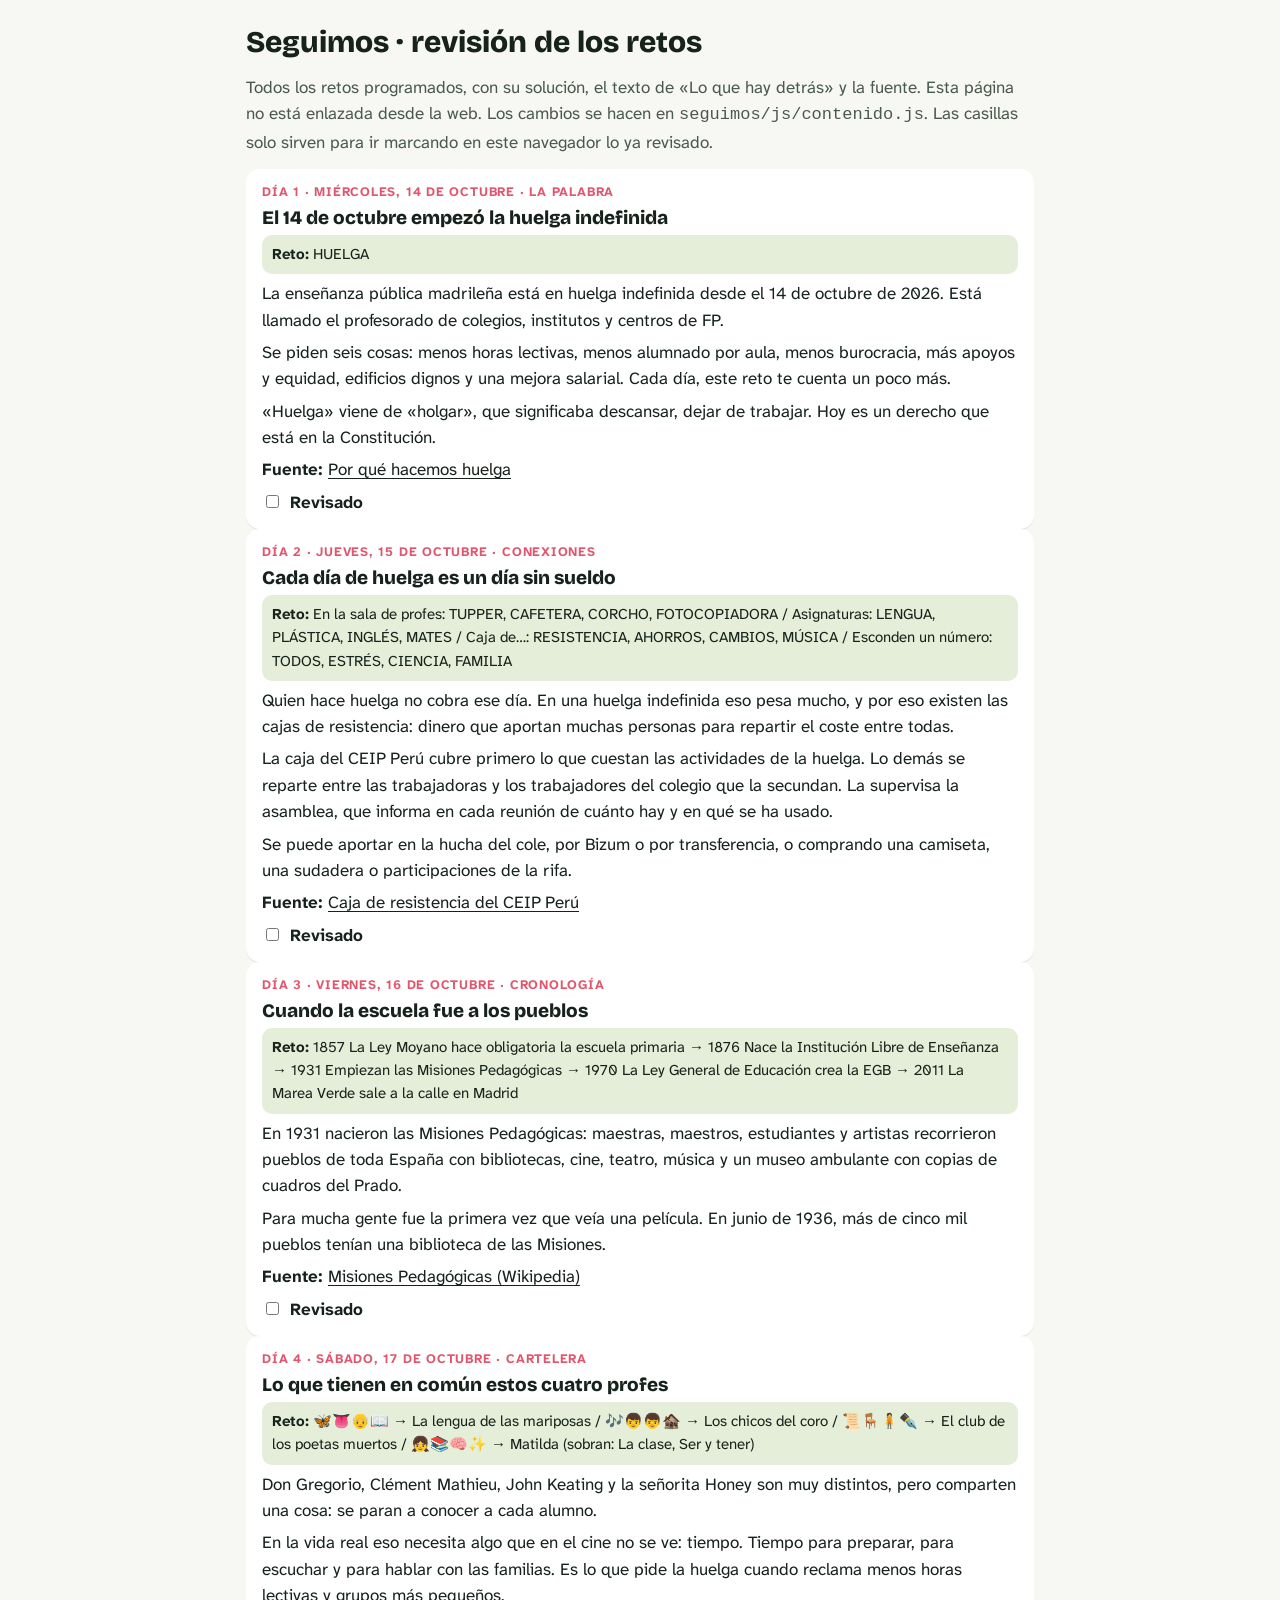
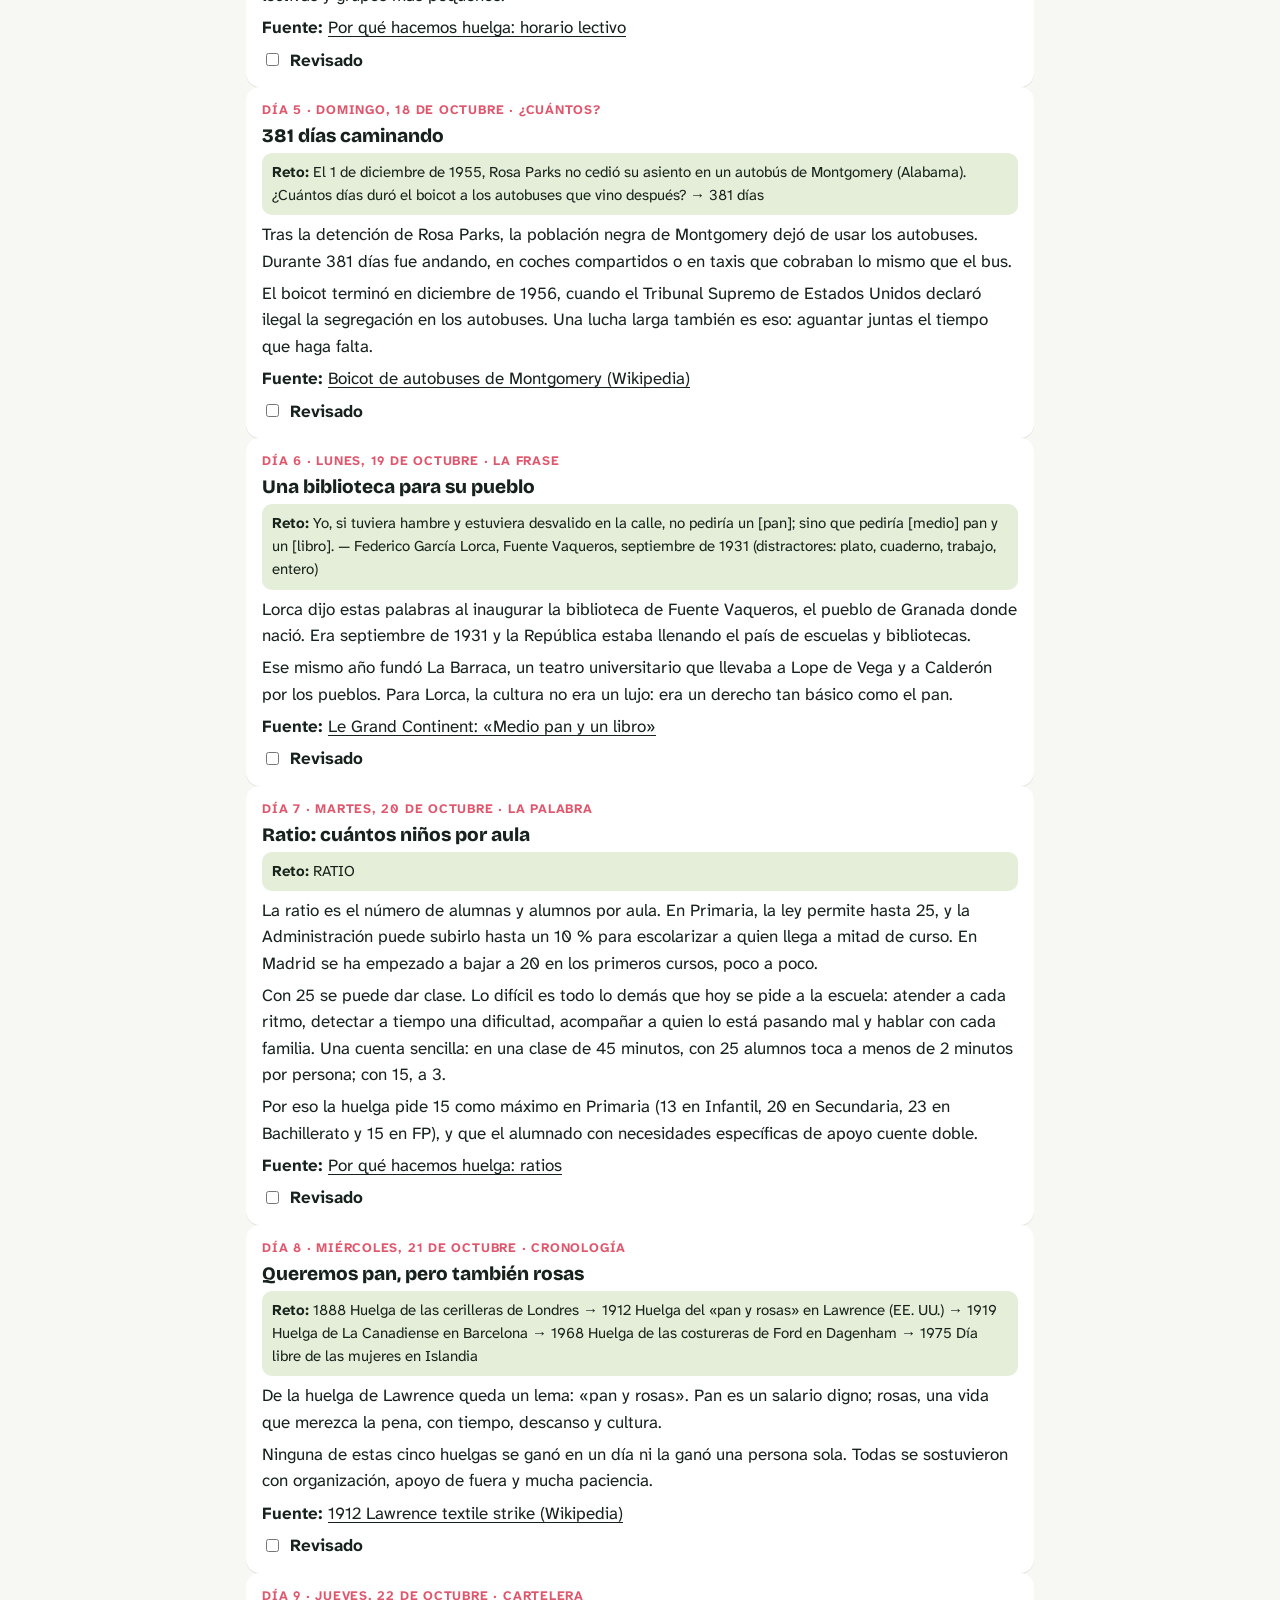
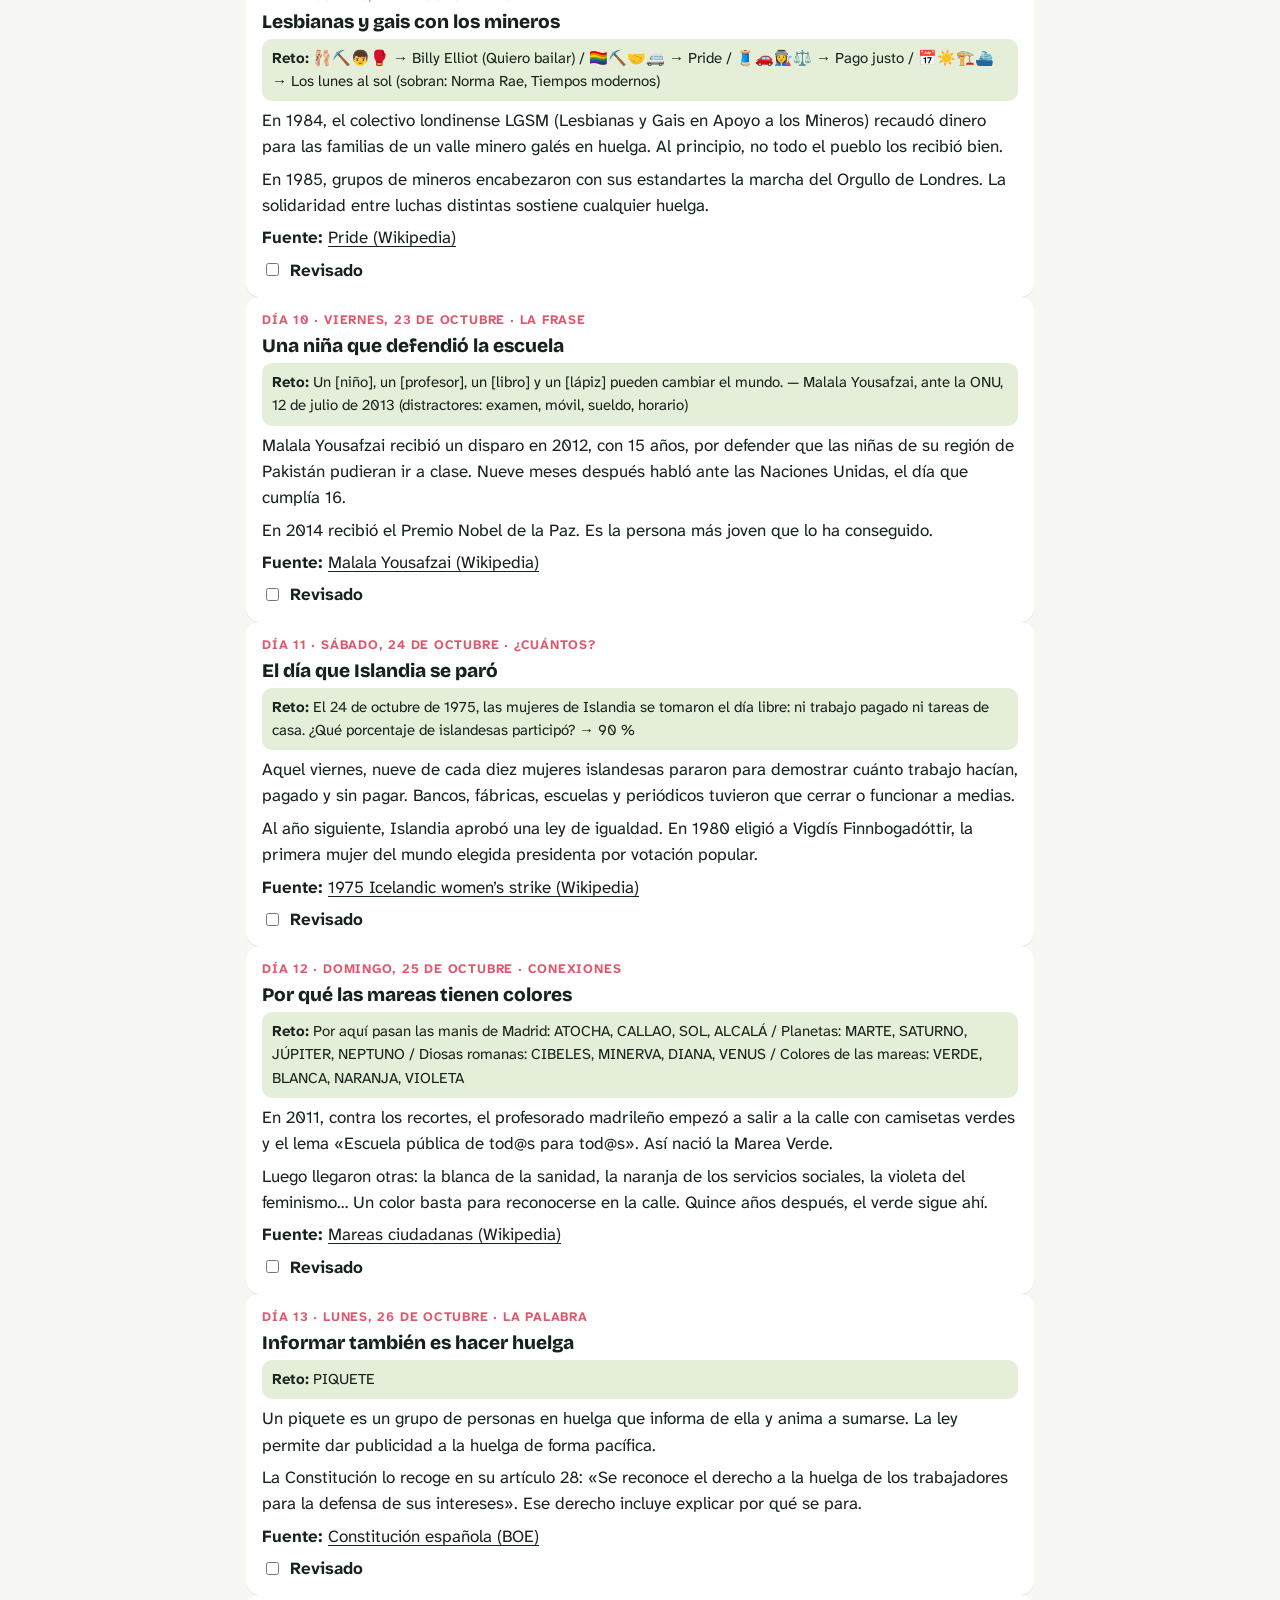
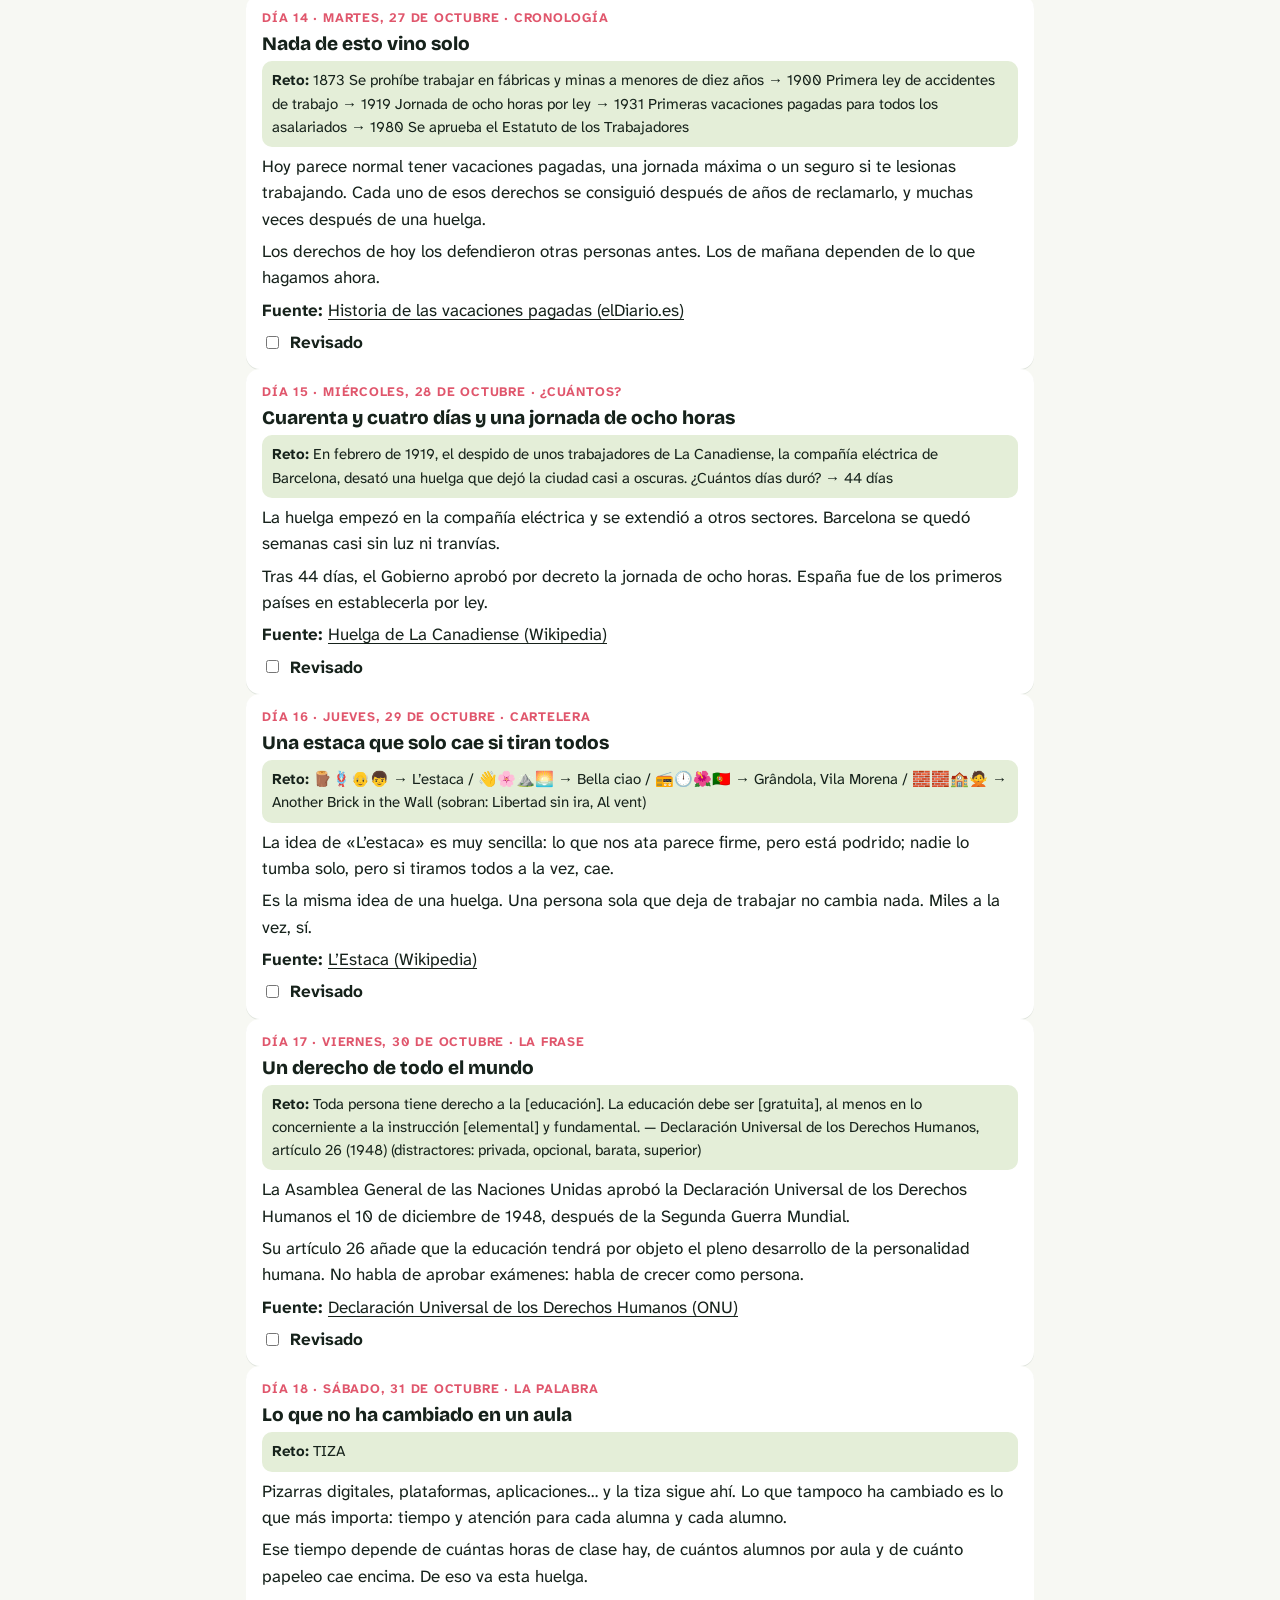
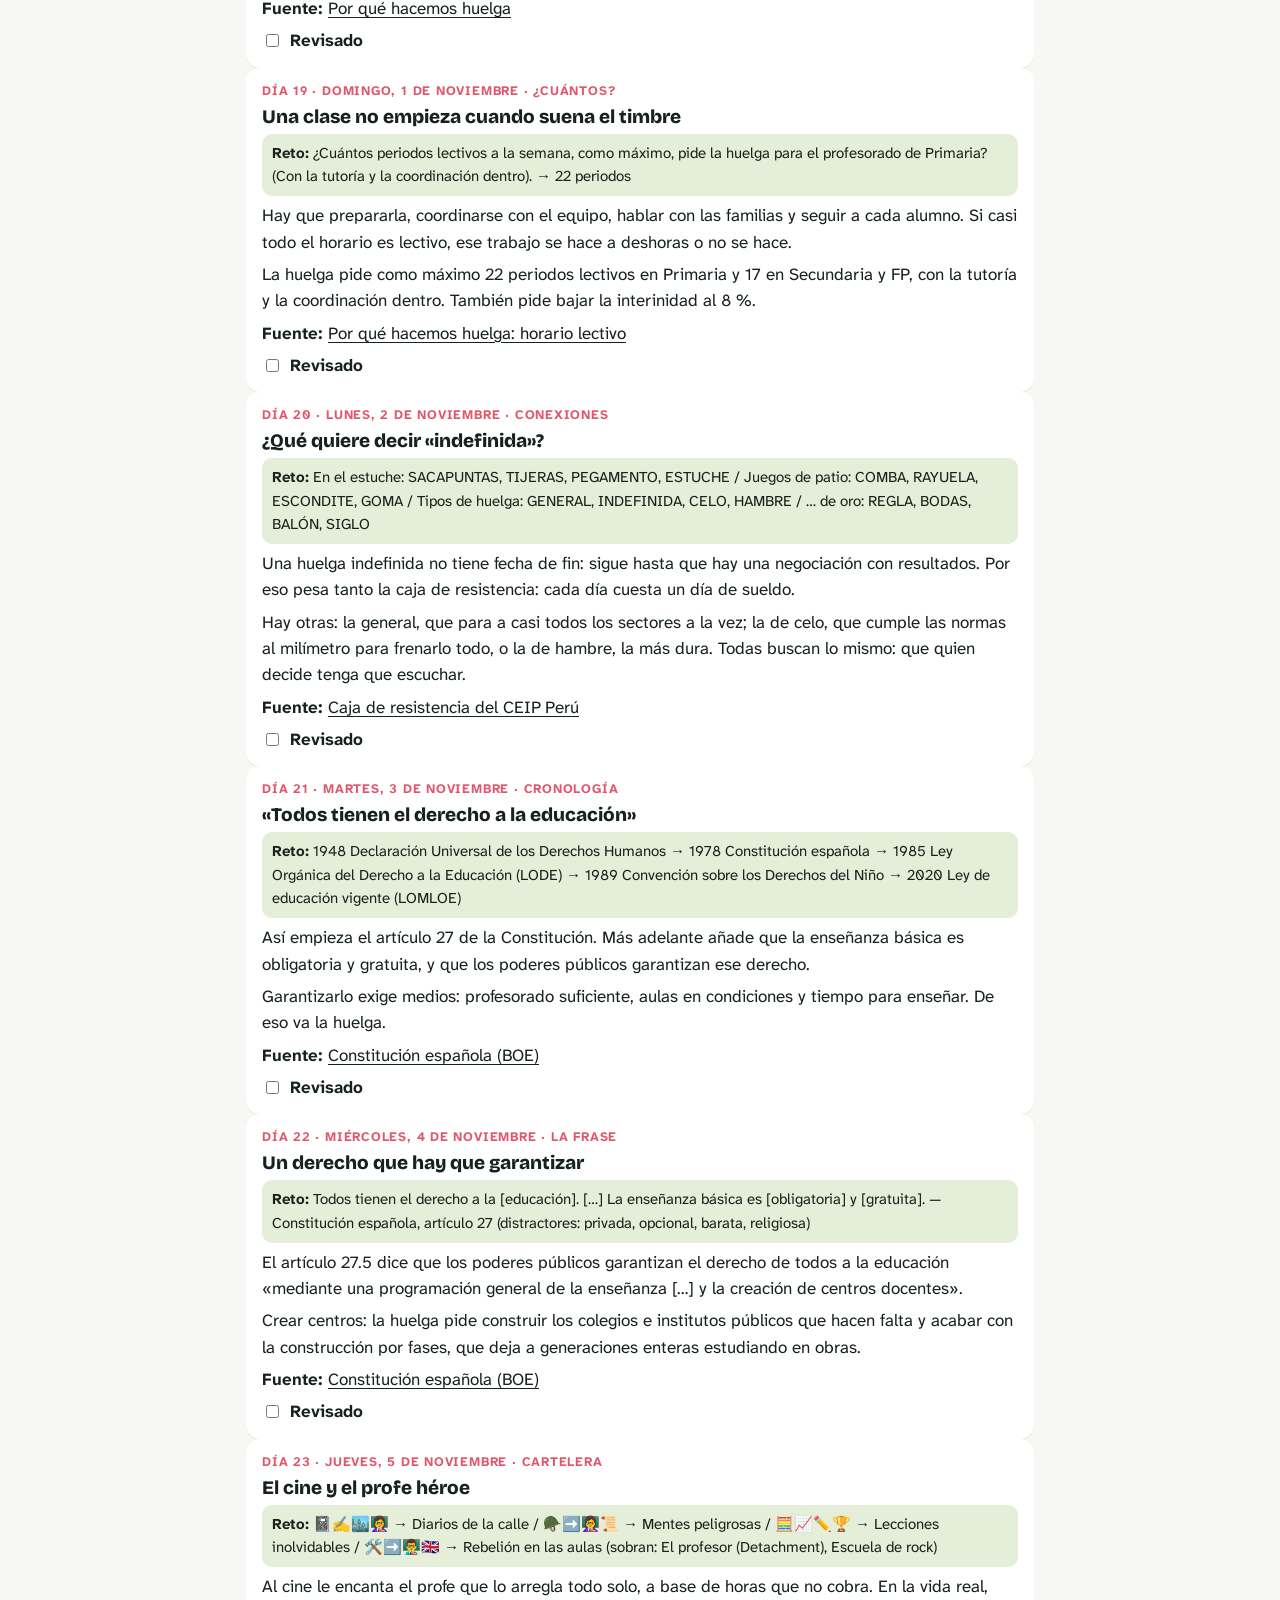
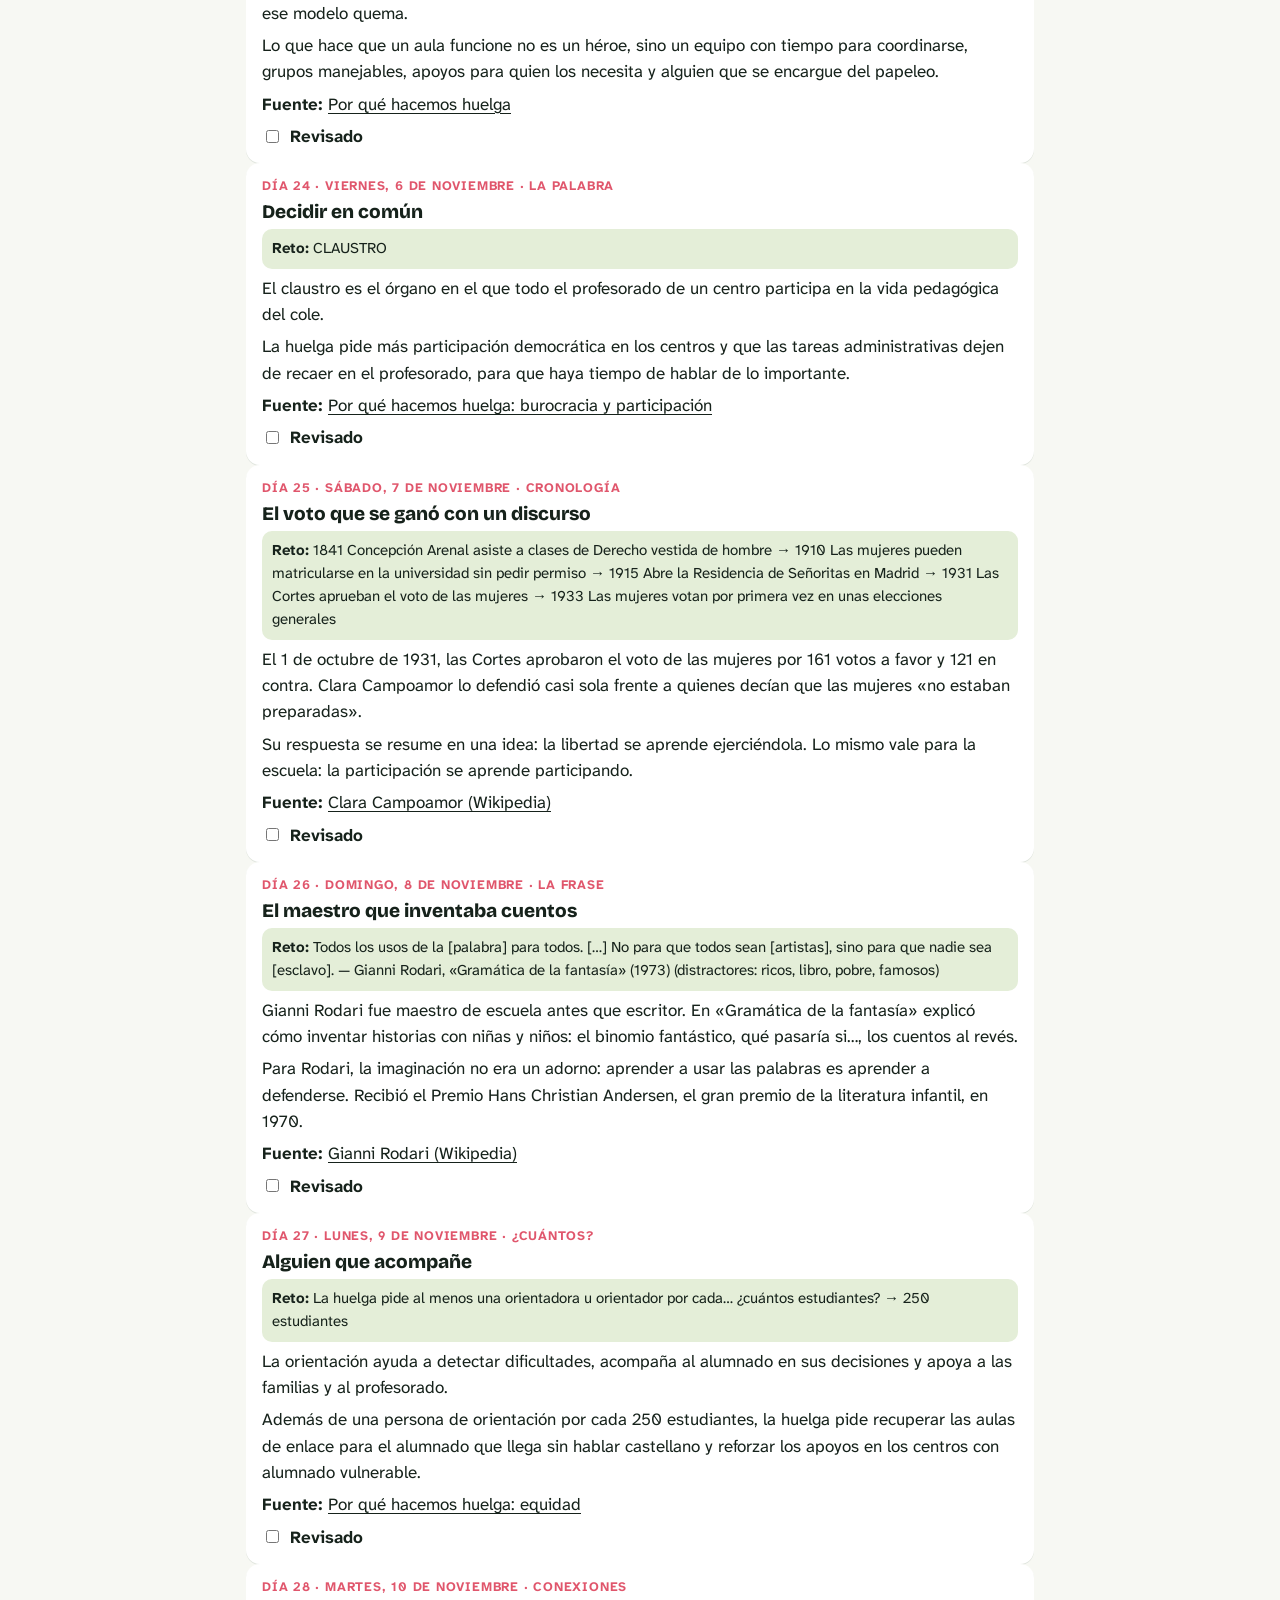
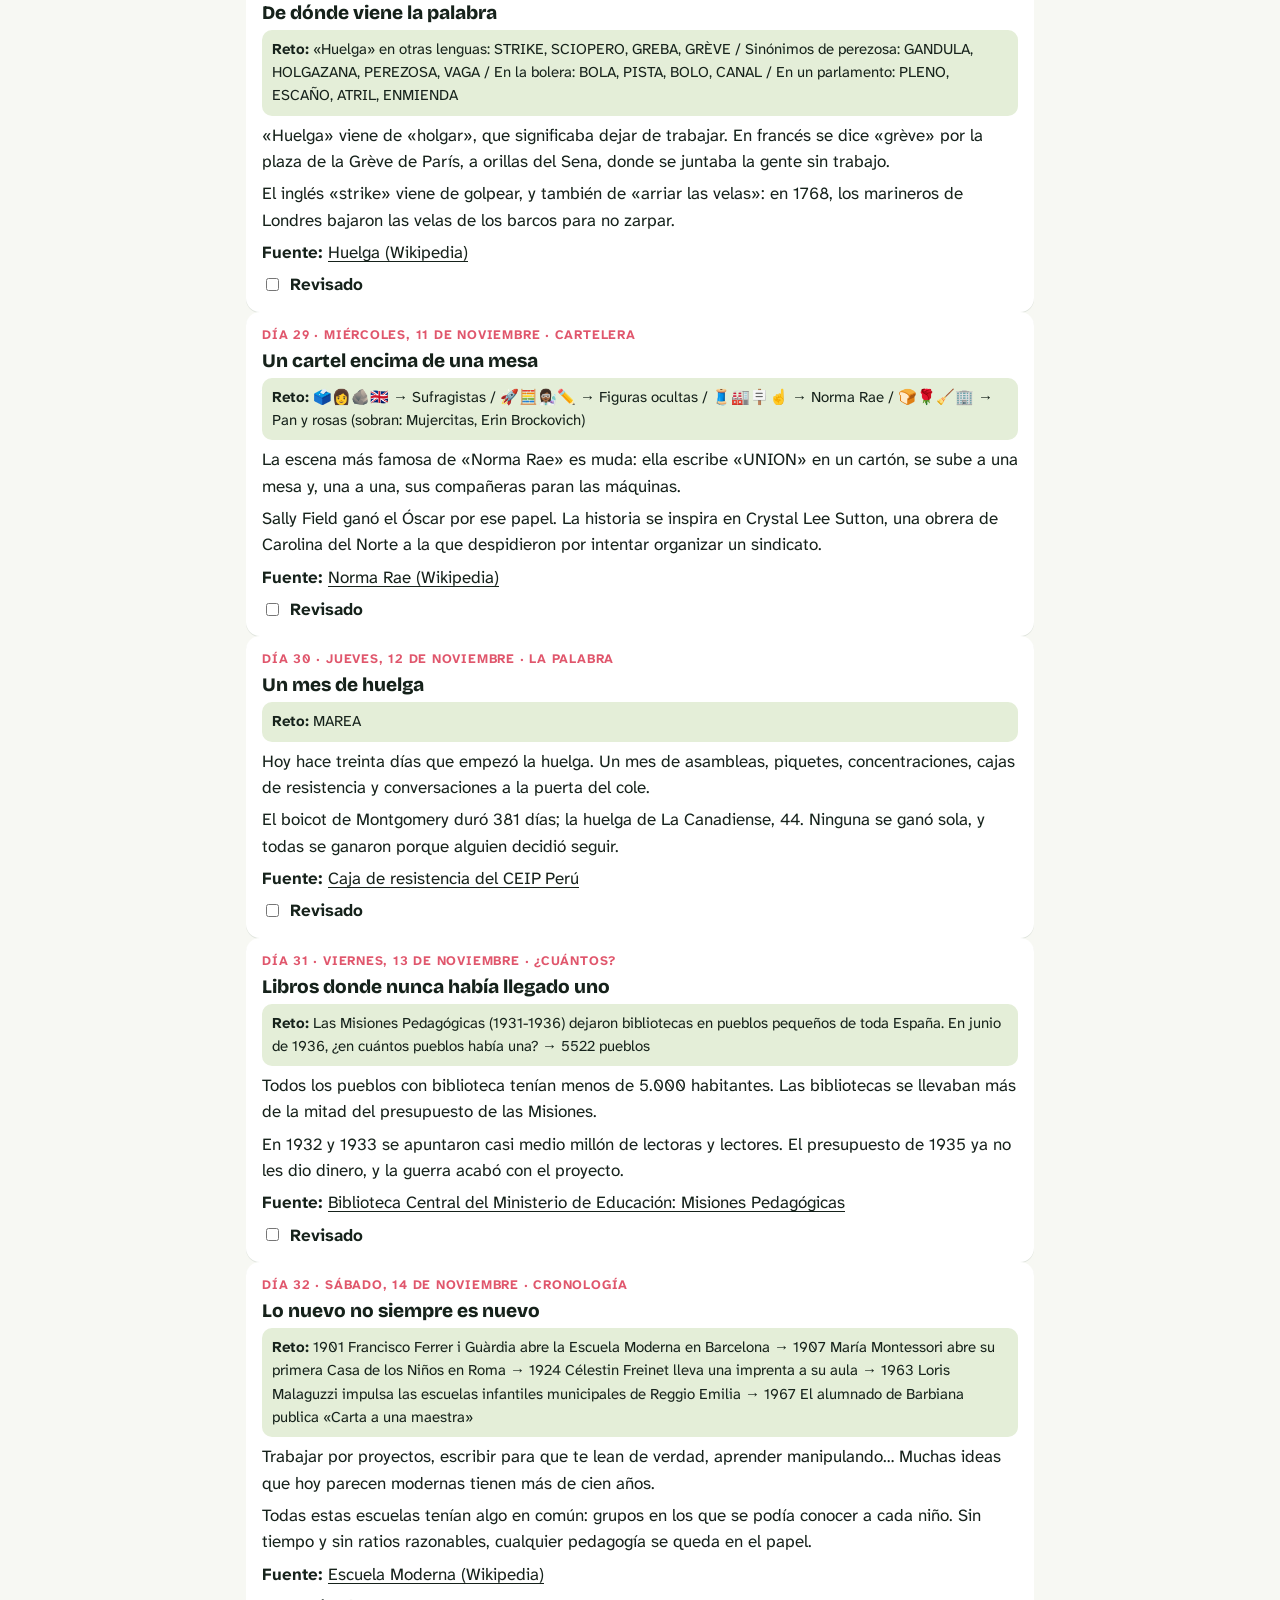
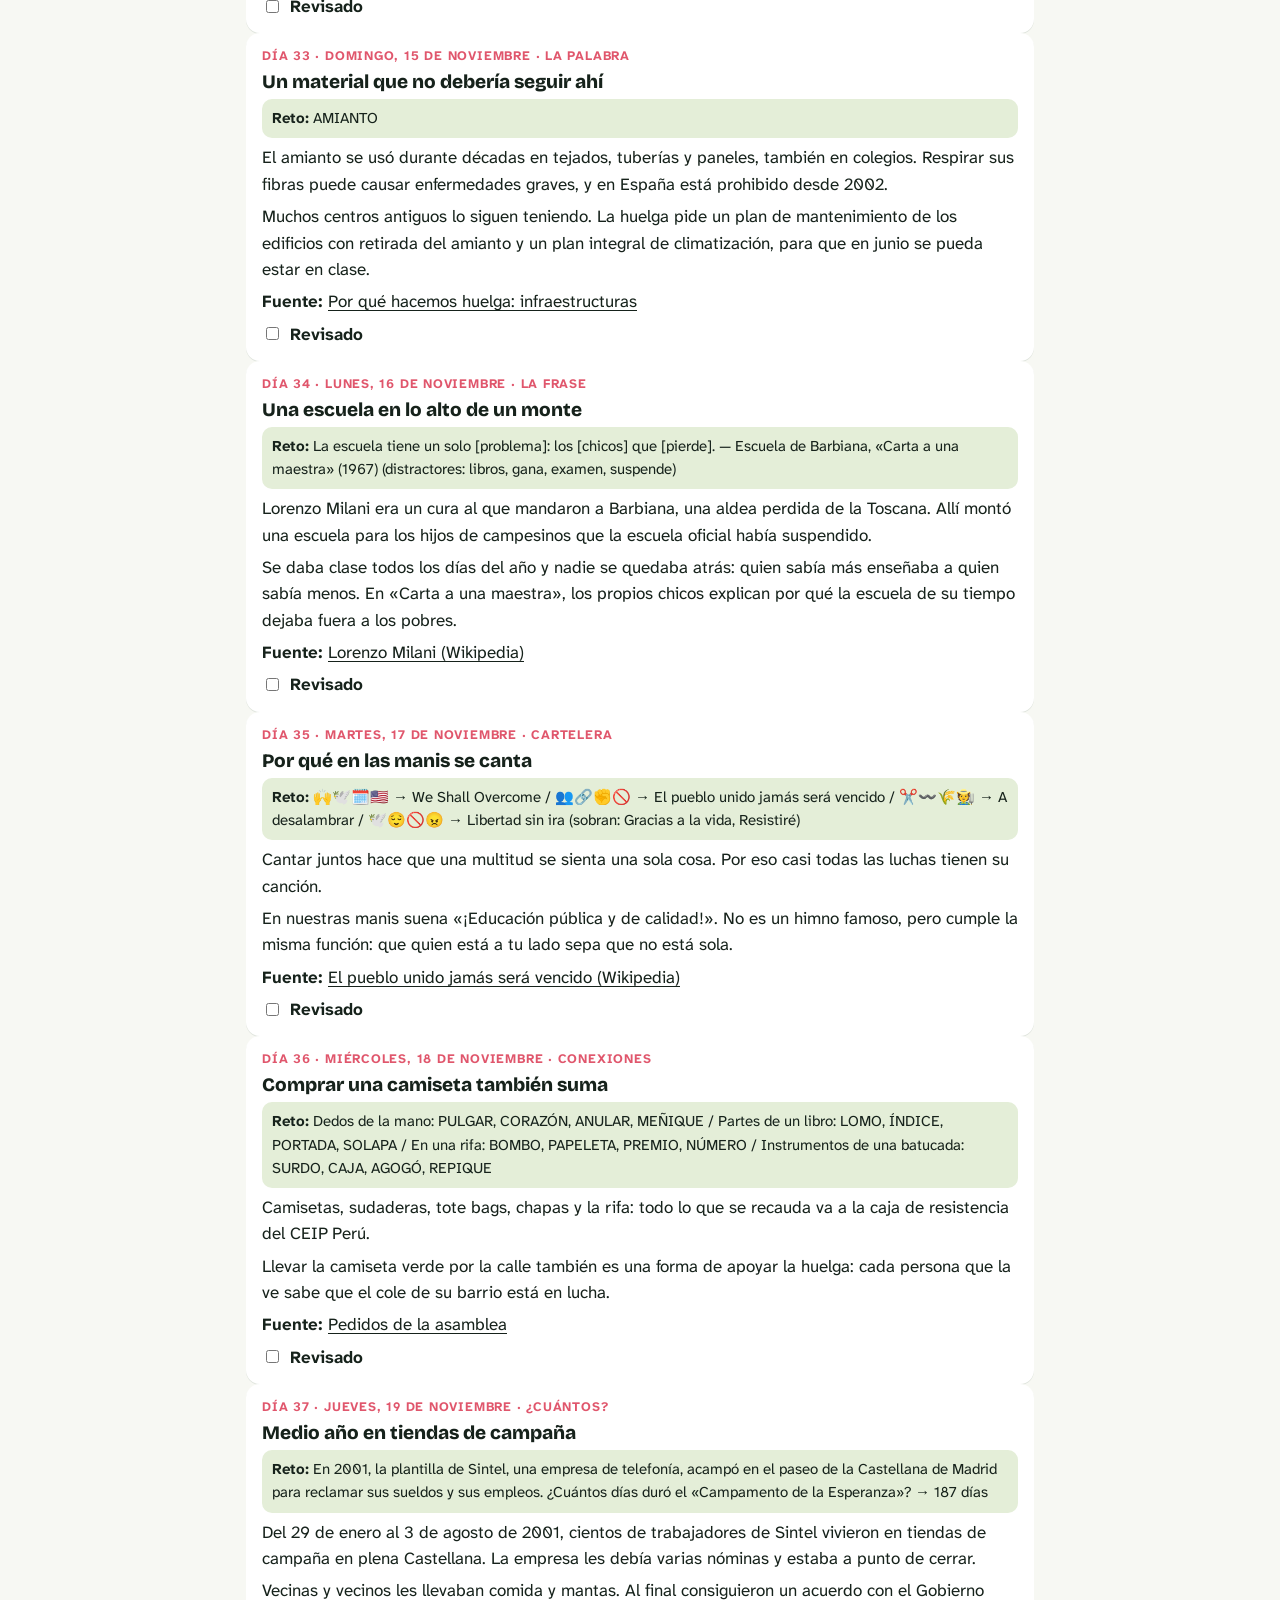
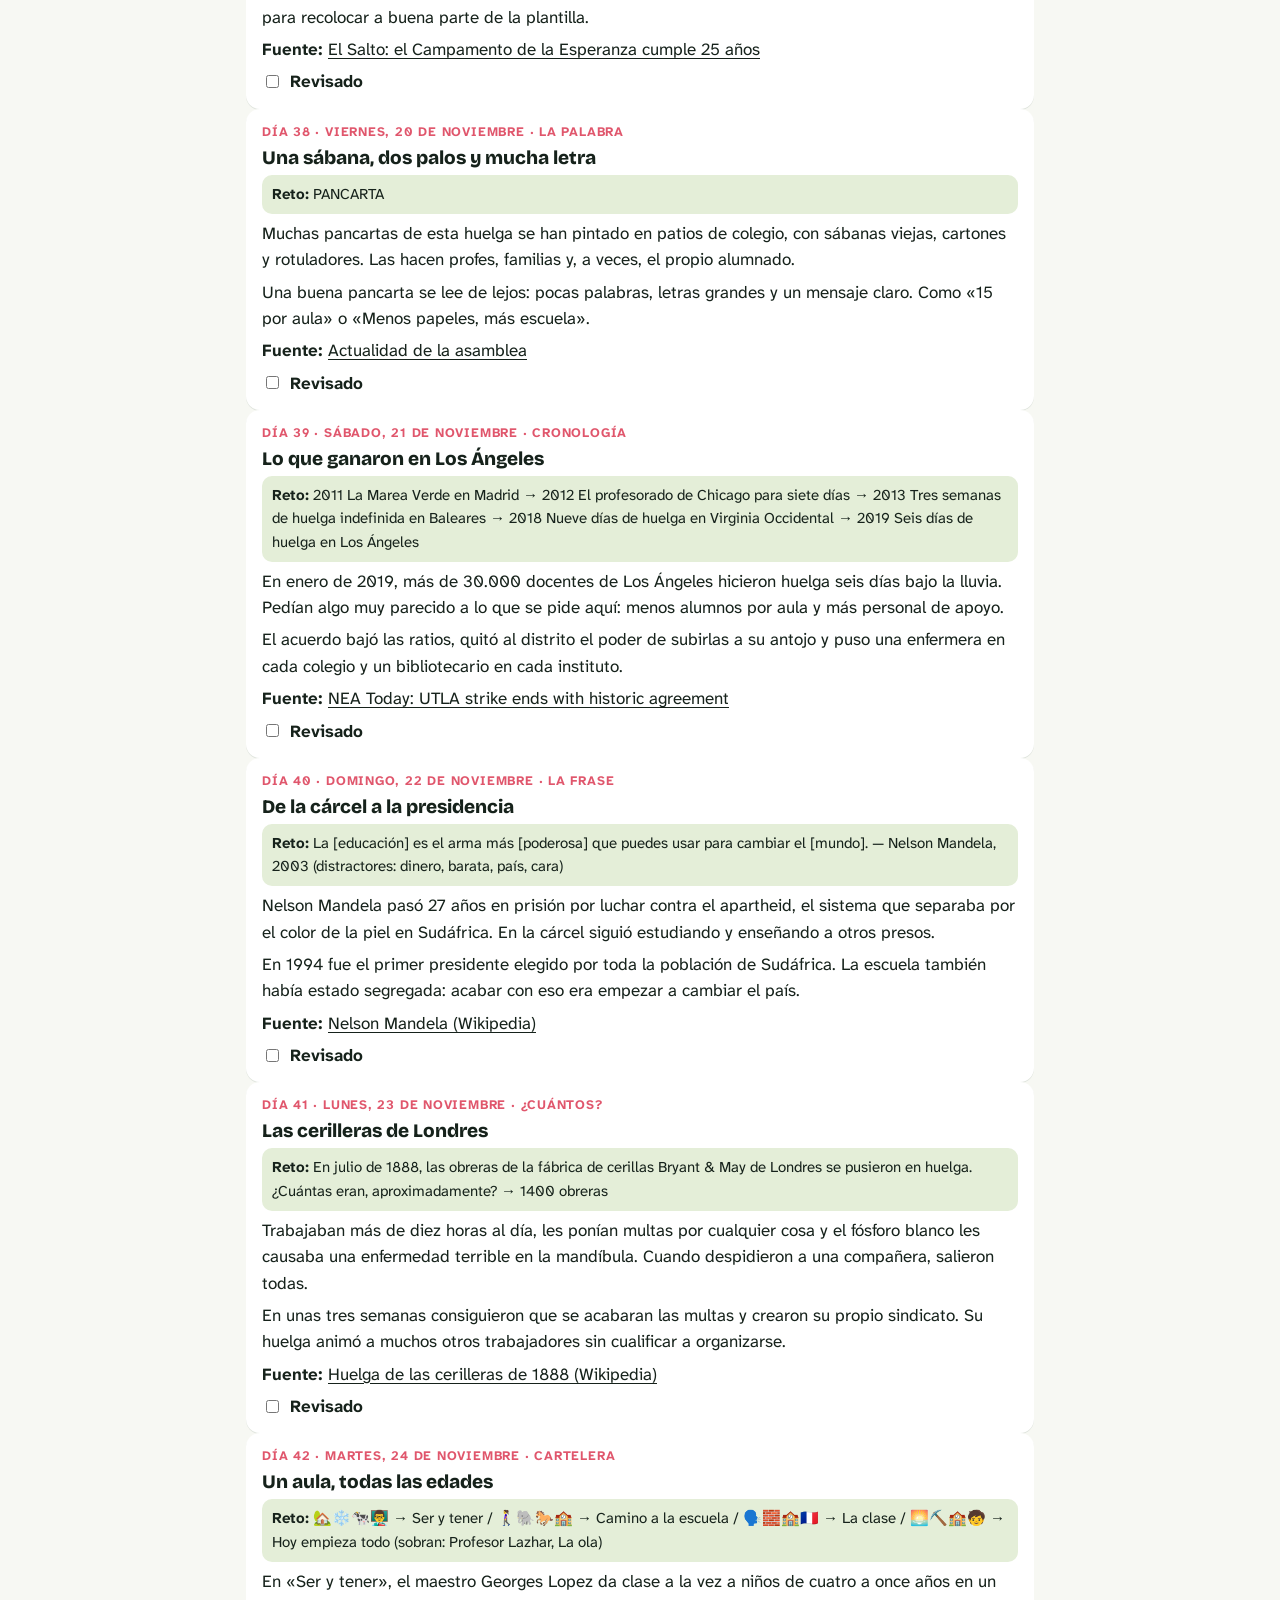
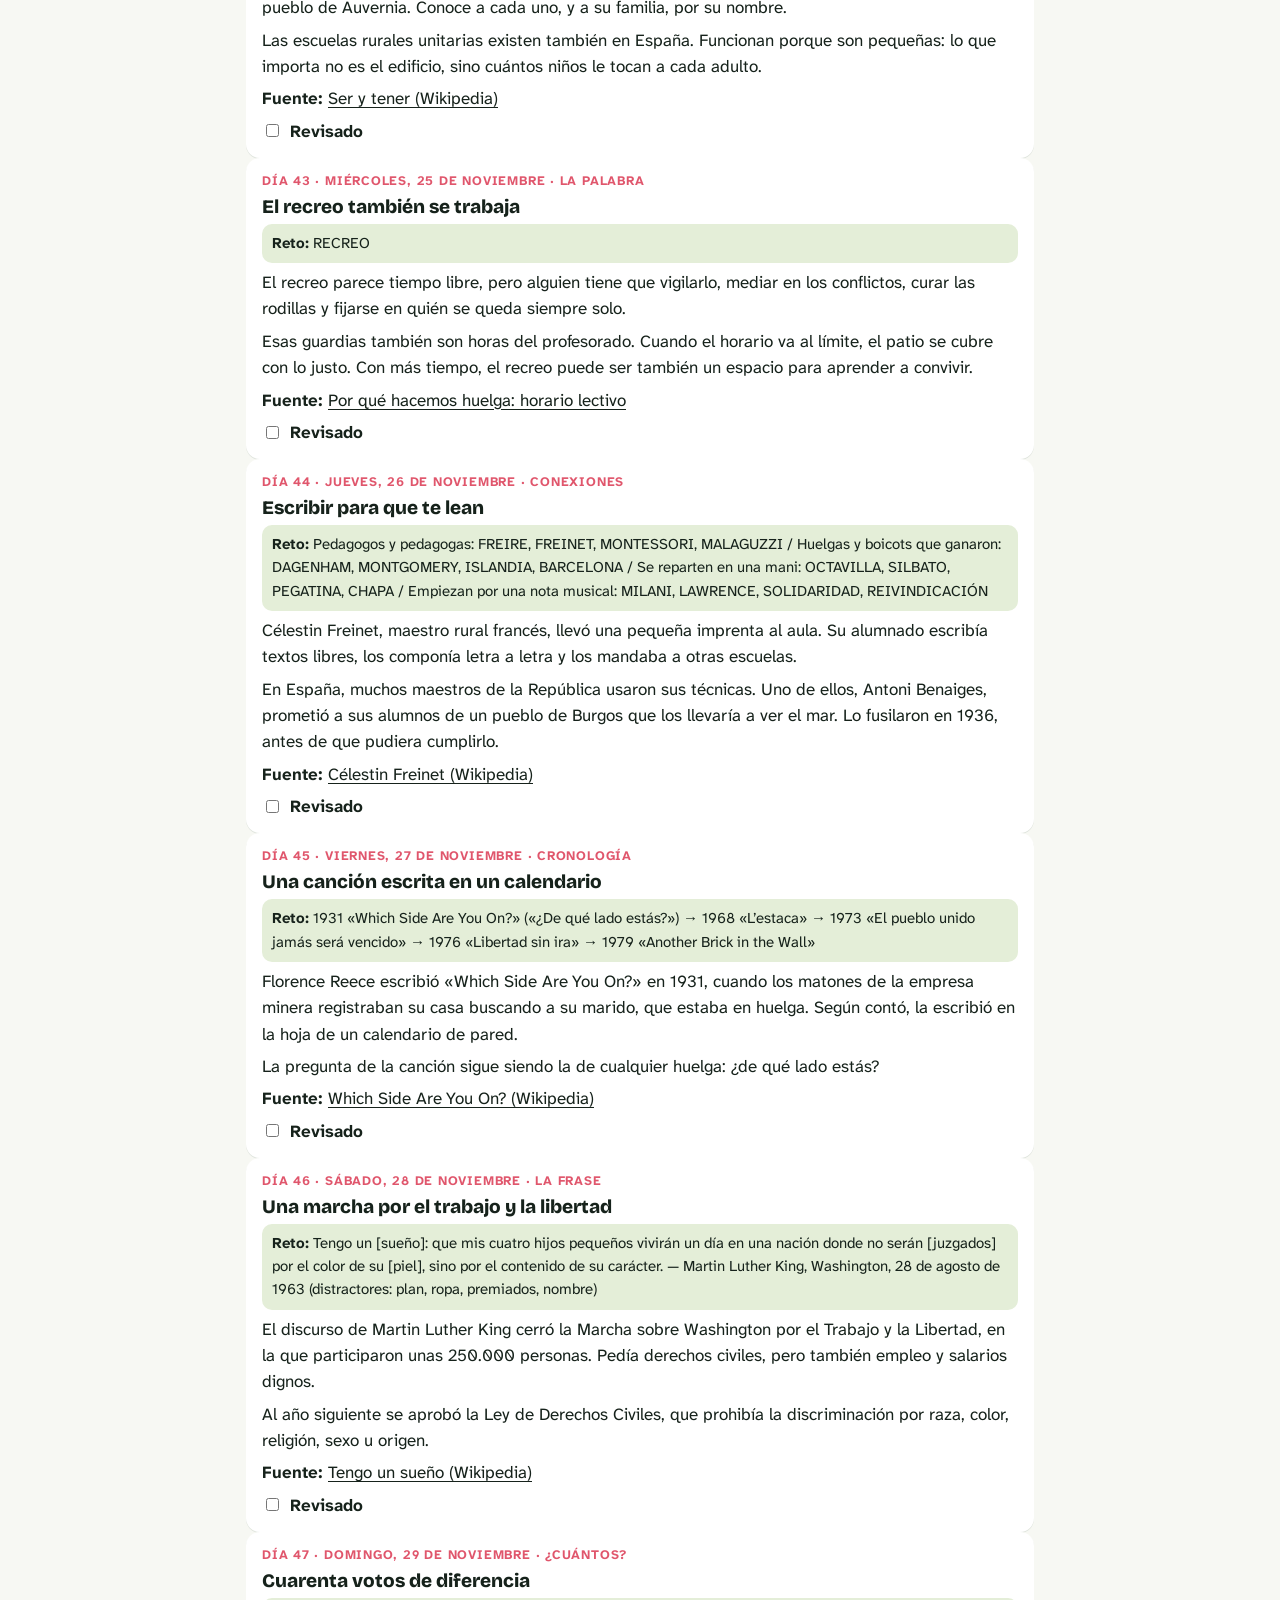
<file: seguimos/revision.html>
<!doctype html>
<html lang="es"><head><meta charset="utf-8"><meta name="viewport" content="width=device-width, initial-scale=1">
<meta name="robots" content="noindex">
<title>Seguimos · Revisión de los retos</title>
<link rel="stylesheet" href="seguimos.css">
<style>
  body{background:var(--papel)}
  .rev{max-width:820px;margin:0 auto;padding:24px 16px 60px;display:grid;gap:14px}
  .rev h1{font:800 30px var(--display);margin:0}
  .rev .ayuda{color:var(--gris);margin:0}
  .dia-rev{background:#fff;border-radius:14px;padding:14px 16px;box-shadow:0 1px 0 #0f35221a;display:grid;gap:6px}
  .dia-rev h2{font:800 19px var(--display);margin:0}
  .dia-rev .meta{font:700 13px var(--texto);color:var(--margen);text-transform:uppercase;letter-spacing:.06em}
  .dia-rev .sol{background:var(--suave);border-radius:10px;padding:8px 10px;font-size:15px}
  .dia-rev p{margin:0}
  .dia-rev details{font-size:15px}
  .marca-revisar{display:flex;gap:8px;align-items:center;font-weight:700}
</style></head>
<body>
<main class="rev">
  <h1>Seguimos · revisión de los retos</h1>
  <p class="ayuda">Todos los retos programados, con su solución, el texto de «Lo que hay detrás» y la fuente. Esta página no está enlazada desde la web. Los cambios se hacen en <code>seguimos/js/contenido.js</code>. Las casillas solo sirven para ir marcando en este navegador lo ya revisado.</p>
  <div id="lista"></div>
</main>
<script type="module">
  import { DIAS } from './js/contenido.js';
  import { fechaDelDia, fechaLarga } from './js/calendario.js';
  import { TIPOS } from './js/retos/index.js';
  const lista = document.getElementById('lista');
  const solucion = d => {
    const x = d.datos;
    switch (d.tipo) {
      case 'palabra': return x.palabra;
      case 'conexiones': return x.grupos.map(g => `${g.nombre}: ${g.fichas.join(', ')}`).join(' / ');
      case 'cronologia': return x.momentos.map(m => `${m.anio} ${m.texto}`).join(' → ');
      case 'emojis': return `${x.items.map(i => `${i.emojis} → ${i.titulo}`).join(' / ')} (sobran: ${(x.distractores || []).join(', ')})`;
      case 'cuantos': return `${x.pregunta} → ${x.cifra} ${x.unidad || ''}`;
      case 'frase': return `${x.texto} — ${x.autor} (distractores: ${x.distractores.join(', ')})`;
    }
  };
  let hechos = {};
  try { hechos = JSON.parse(localStorage.getItem('seguimos-revision')) || {}; } catch {}
  DIAS.forEach((d, i) => {
    const n = i + 1;
    const art = document.createElement('article');
    art.className = 'dia-rev';
    const esc = s => String(s).replace(/[&<>]/g, c => ({ '&': '&amp;', '<': '&lt;', '>': '&gt;' })[c]);
    art.innerHTML = `<p class="meta">Día ${n} · ${fechaLarga(fechaDelDia(n))} · ${TIPOS[d.tipo].nombre}</p>
      <h2>${esc(d.detras.titulo)}</h2>
      <p class="sol"><b>Reto:</b> ${esc(solucion(d))}</p>
      ${d.detras.texto.map(p => `<p>${esc(p)}</p>`).join('')}
      <p><b>Fuente:</b> <a href="${d.detras.fuente.url}">${esc(d.detras.fuente.nombre)}</a></p>
      <label class="marca-revisar"><input type="checkbox" ${hechos[n] ? 'checked' : ''}> Revisado</label>`;
    art.querySelector('input').addEventListener('change', e => { hechos[n] = e.target.checked; try { localStorage.setItem('seguimos-revision', JSON.stringify(hechos)); } catch {} });
    lista.append(art);
  });
</script>
</body></html>
</file>
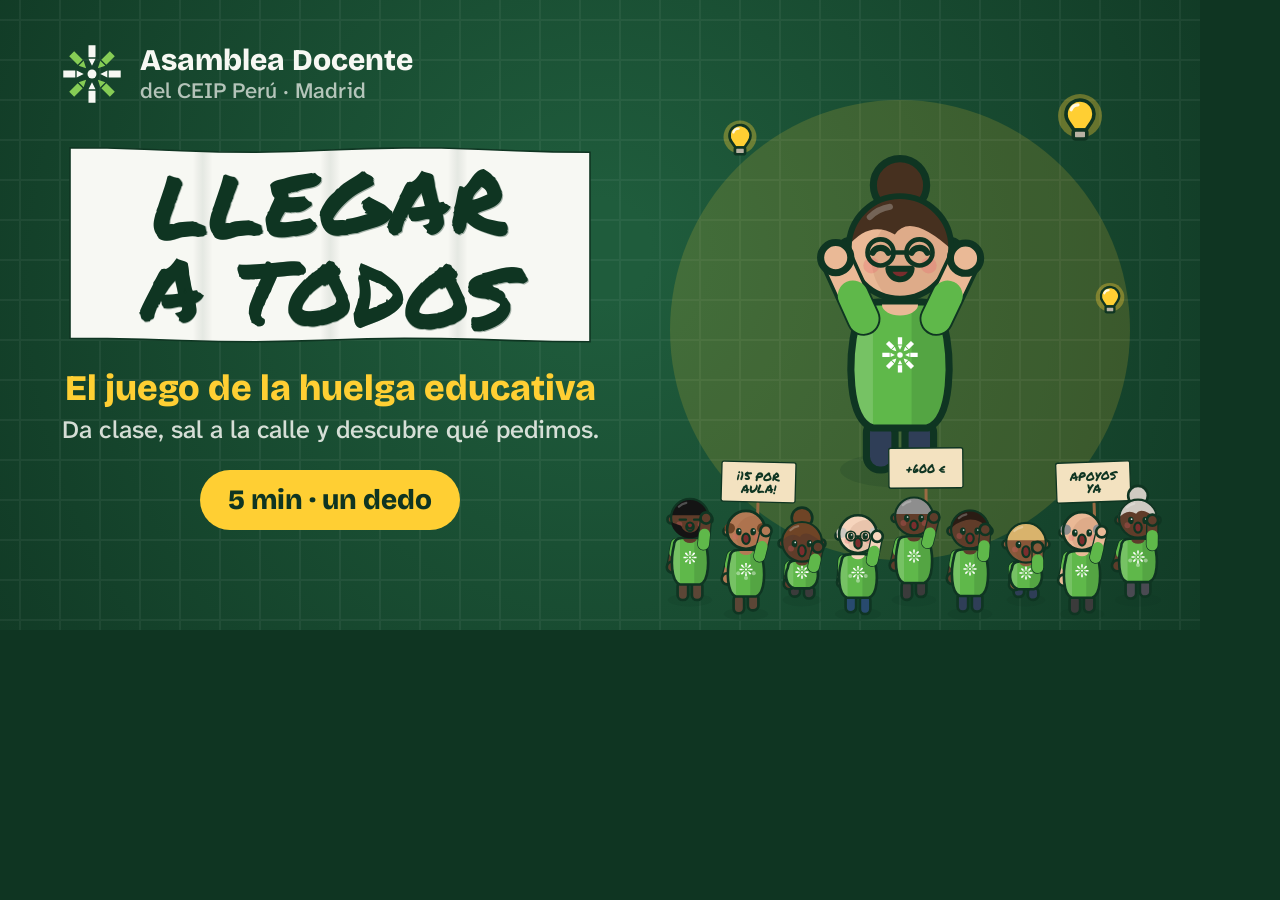
<file: juego/herramientas/imagen-compartir.html>
<!doctype html><meta charset="utf-8"><link rel="stylesheet" href="../juego.css"><style>body{margin:0;background:#0f3522}canvas{width:1200px;height:630px}</style>
<canvas id="c" width="1200" height="630"></canvas>
<script type="module">
import { dibujaPersona, personaAzar, PROFES, conCamisetaVerde, dibujaCorroMini, azar } from '../js/personajes.js';
import { pancarta, cartel } from '../js/ui.js';
import { icono } from '../js/iconos.js';
await Promise.all(['400 20px "Marker"','800 20px "Bricolage"','600 16px "Atkinson"'].map(f=>document.fonts.load(f)));
const c=document.getElementById('c'),ctx=c.getContext('2d');
const g=ctx.createRadialGradient(600,250,50,600,300,800);g.addColorStop(0,'#1f5c3c');g.addColorStop(1,'#0f3522');ctx.fillStyle=g;ctx.fillRect(0,0,1200,630);
ctx.strokeStyle='rgba(247,248,243,.05)';ctx.lineWidth=2;ctx.beginPath();for(let x=20;x<1200;x+=40){ctx.moveTo(x,0);ctx.lineTo(x,630);}for(let y=20;y<630;y+=40){ctx.moveTo(0,y);ctx.lineTo(1200,y);}ctx.stroke();
dibujaCorroMini(ctx,92,74,30,'#f7f8f3','#86cd55');
ctx.font='800 30px Bricolage';ctx.fillStyle='#f7f8f3';ctx.textBaseline='middle';ctx.fillText('Asamblea Docente',140,62);ctx.font='500 22px Atkinson';ctx.fillStyle='rgba(247,248,243,.7)';ctx.fillText('del CEIP Perú · Madrid',140,92);
pancarta(ctx,['LLEGAR','A TODOS'],330,150,520,190,{t:0.5,color:'#f7f8f3',semilla:3,palos:false,tamMax:88});
ctx.font='800 36px Bricolage';ctx.fillStyle='#ffcf33';ctx.textAlign='center';ctx.fillText('El juego de la huelga educativa',330,390);
ctx.font='500 25px Atkinson';ctx.fillStyle='rgba(247,248,243,.85)';ctx.fillText('Da clase, sal a la calle y descubre qué pedimos.',330,432);
ctx.fillStyle='#ffcf33';ctx.beginPath();ctx.roundRect(200,470,260,60,30);ctx.fill();ctx.font='800 28px Bricolage';ctx.fillStyle='#0f3522';ctx.fillText('5 min · un dedo',330,501);
const r=azar(31);
ctx.fillStyle='rgba(255,207,51,.16)';ctx.beginPath();ctx.arc(900,330,230,0,7);ctx.fill();
const fila=[];for(let i=0;i<9;i++){fila.push(conCamisetaVerde(personaAzar(r,i%4==2?'niño':i%5==3?'mayor':'adulto')));}
dibujaPersona(ctx,conCamisetaVerde(PROFES[0]),{x:900,y:470,esc:4.2,brazos:'arriba',expr:'feliz',t:0.4});
fila.forEach((p,i)=>{const x=690+i*56,y=600+(i%2)*14; if(i%3==1) cartel(ctx,[['¡15 POR','AULA!'],['+600 €'],['APOYOS','YA']][i/3|0],x+12,y-112,74,40,{t:i}); dibujaPersona(ctx,p,{x,y,esc:1.55,brazos:i%3==1?'uno':'puño',expr:'gritando',t:i*0.7,paso:i*0.3});});
for(const [x,y,s] of [[1080,120,40],[740,140,30],[1110,300,26]]) icono(ctx,'bombilla',x,y,s);
document.title='listo';
</script>
</file>
<file: assets/style.css>
/* Asamblea Docente del CEIP Perú — hoja de estilos
   Identidad: «el corro» (ocho lápices que apuntan al mismo centro) sobre papel de cuaderno.
   Tipografías autoalojadas: Bricolage Grotesque (titulares) y Atkinson Hyperlegible Next (texto). */

@font-face{font-family:"Bricolage";src:url(fuentes/bricolage-grotesque.woff2) format("woff2-variations"),url(fuentes/bricolage-grotesque.woff2) format("woff2");font-weight:200 800;font-stretch:75% 100%;font-display:swap}
@font-face{font-family:"Atkinson";src:url(fuentes/atkinson-hyperlegible-next.woff2) format("woff2-variations"),url(fuentes/atkinson-hyperlegible-next.woff2) format("woff2");font-weight:200 800;font-style:normal;font-display:swap}
@font-face{font-family:"Atkinson";src:url(fuentes/atkinson-hyperlegible-next-italic.woff2) format("woff2-variations"),url(fuentes/atkinson-hyperlegible-next-italic.woff2) format("woff2");font-weight:200 800;font-style:italic;font-display:swap}

:root{
  --papel:#f7f8f3;         /* hoja de cuaderno */
  --cuadricula:#174d3212;  /* líneas de la cuadrícula */
  --pizarra:#174d32;       /* verde principal */
  --pizarra-honda:#0f3522; /* secciones oscuras */
  --marea:#86cd55;         /* verde vivo */
  --marea-suave:#e4eed8;
  --tinta:#16221b;
  --gris:#4a594f;
  --linea:#cfd8cb;
  --margen:#e0566c;        /* línea roja del margen del cuaderno */
  --tiza:#eef3ea;
  --ancho:1200px;
  --display:"Bricolage","Arial Narrow",Arial,sans-serif;
  --texto:"Atkinson",Verdana,Arial,sans-serif;
}
*,*::before,*::after{box-sizing:border-box}
html{scroll-padding-top:96px;-webkit-text-size-adjust:100%}
body{margin:0;background:var(--papel);color:var(--tinta);font:400 18px/1.6 var(--texto);text-rendering:optimizeLegibility}
img,svg{display:block;max-width:100%;height:auto}
a{color:inherit;text-underline-offset:.22em;text-decoration-thickness:1px}
button,input,textarea,select{font:inherit;color:inherit}
button{cursor:pointer}
:focus-visible{outline:3px solid var(--pizarra);outline-offset:4px;border-radius:2px}
.oscuro :focus-visible,.caja :focus-visible{outline-color:var(--marea)}
h1,h2,h3{font-family:var(--display);font-weight:800;font-stretch:82%;line-height:1;letter-spacing:-.015em;margin:0 0 .5em;text-wrap:balance}
h1{font-size:clamp(3rem,7.4vw,6.6rem)}
h2{font-size:clamp(2.1rem,4.2vw,3.5rem)}
h3{font-size:1.5rem;font-stretch:90%;letter-spacing:-.005em;line-height:1.15}
p{margin:0 0 1em;max-width:62ch;text-wrap:pretty}
p:last-child{margin-bottom:0}
.wrap{width:min(var(--ancho),100% - 96px);margin-inline:auto}
.visualmente-oculto{position:absolute!important;width:1px;height:1px;overflow:hidden;clip:rect(0 0 0 0);white-space:nowrap}
[hidden]{display:none!important}

/* ── Aviso de huelga ── */
.aviso{background:var(--pizarra-honda);color:var(--tiza);font-size:15px}
.aviso .wrap{display:flex;align-items:center;gap:12px;padding-block:9px;flex-wrap:wrap}
.aviso a{color:var(--marea);font-weight:700;text-decoration:underline;text-underline-offset:3px}
.pulso{width:9px;height:9px;border-radius:50%;background:var(--marea);flex-shrink:0;box-shadow:0 0 0 0 #86cd5599;animation:pulso 2.4s ease-out infinite}
@keyframes pulso{70%{box-shadow:0 0 0 8px #86cd5500}100%{box-shadow:0 0 0 0 #86cd5500}}

/* ── Cabecera ── */
.header{position:sticky;top:0;z-index:20;background:color-mix(in srgb,var(--papel) 94%,transparent);backdrop-filter:blur(8px);border-bottom:1px solid var(--linea)}
.header-inner{display:flex;align-items:center;justify-content:space-between;gap:28px;min-height:84px}
.brand{display:flex;align-items:center;gap:14px;text-decoration:none;flex-shrink:0}
.brand svg{width:46px;height:46px;flex-shrink:0;transition:transform .5s cubic-bezier(.3,1.4,.5,1)}
.brand:hover svg{transform:rotate(45deg)}
.brand-text{display:flex;flex-direction:column;line-height:1}
.brand-text strong{font-family:var(--display);font-weight:800;font-stretch:82%;font-size:23px;letter-spacing:-.01em;color:var(--pizarra)}
.brand-text small{font-family:var(--display);font-weight:500;font-size:14px;margin-top:5px;color:var(--gris)}
.header nav{display:flex;gap:6px;align-items:center}
.header nav a{text-decoration:none;font-size:16px;font-weight:600;padding:10px 12px;border-radius:6px;white-space:nowrap}
.header nav a:hover{background:var(--marea-suave)}
.header nav a[aria-current]{background:var(--pizarra);color:var(--papel)}
.menu-toggle{display:none;background:none;border:2px solid var(--pizarra);border-radius:8px;padding:8px 14px;color:var(--pizarra);font-weight:700;min-height:44px}

/* ── Botones y enlaces ── */
.button{display:inline-flex;align-items:center;gap:10px;background:var(--pizarra);color:var(--papel);border:2px solid var(--pizarra);border-radius:999px;padding:14px 26px;font-weight:700;font-size:17px;text-decoration:none;line-height:1.2;transition:background .2s,transform .2s}
.button:hover{background:var(--pizarra-honda);transform:translateY(-1px)}
.button.light{background:var(--marea);border-color:var(--marea);color:var(--pizarra-honda)}
.button.light:hover{background:#9ad86d}
.text-link{display:inline-flex;align-items:center;gap:8px;font-weight:700;color:var(--pizarra);background:none;border:0;padding:4px 0;text-decoration:underline;text-decoration-thickness:2px;text-decoration-color:var(--marea);text-underline-offset:6px;font-size:17px}
.text-link:hover{text-decoration-color:var(--pizarra)}
.ext::after{content:"";display:inline-block;width:.62em;height:.62em;margin-left:.3em;background:currentColor;-webkit-mask:url("data:image/svg+xml,%3Csvg xmlns='http://www.w3.org/2000/svg' viewBox='0 0 10 10'%3E%3Cpath d='M2 8 8 2M3.5 2H8v4.5' fill='none' stroke='black' stroke-width='1.6'/%3E%3C/svg%3E") center/contain no-repeat;mask:url("data:image/svg+xml,%3Csvg xmlns='http://www.w3.org/2000/svg' viewBox='0 0 10 10'%3E%3Cpath d='M2 8 8 2M3.5 2H8v4.5' fill='none' stroke='black' stroke-width='1.6'/%3E%3C/svg%3E") center/contain no-repeat}
.micro{font-size:15px;color:var(--gris);line-height:1.55}
.tag{display:inline-block;font-size:15px;font-weight:700;color:var(--pizarra);background:var(--marea-suave);padding:3px 10px;border-radius:999px;margin-bottom:12px}

/* ── Papel de cuaderno (portada e intros) ── */
.cuaderno{position:relative;background-color:var(--papel);background-image:linear-gradient(var(--cuadricula) 1px,transparent 1px),linear-gradient(90deg,var(--cuadricula) 1px,transparent 1px);background-size:26px 26px;background-position:-1px -1px;border-bottom:1px solid var(--linea)}
.cuaderno::before{content:"";position:absolute;top:0;bottom:0;left:max(14px,calc((100% - min(var(--ancho),100% - 96px))/2 - 30px));width:2px;background:var(--margen);opacity:.75}

/* ── Portada ── */
.hero{display:grid;grid-template-columns:minmax(0,1.35fr) minmax(0,1fr);gap:48px;align-items:center;padding-block:72px 84px}
.hero h1{font-size:clamp(3.6rem,9vw,8.4rem);line-height:.88;letter-spacing:-.025em;font-stretch:76%;color:var(--pizarra);margin-bottom:32px}
.hero-desc{font-size:21px;line-height:1.55;max-width:40ch;margin-bottom:34px}
.buttons{display:flex;flex-wrap:wrap;align-items:center;gap:18px 28px}
.hero-art{justify-self:center;width:min(100%,430px)}
.hero-art svg{width:100%;height:auto;overflow:visible}
.lapiz{animation:llegar .9s cubic-bezier(.2,.9,.25,1.15) both;animation-delay:calc(var(--i) * 70ms + 150ms)}
.centro{transform-box:fill-box;transform-origin:center;animation:centro .5s cubic-bezier(.3,1.6,.5,1) both;animation-delay:.85s}
@keyframes llegar{from{transform:translateY(-26px);opacity:0}}
@keyframes centro{from{transform:scale(0)}}
.hero-art figcaption{font-family:var(--display);font-weight:600;font-size:17px;color:var(--gris);text-align:center;margin-top:18px}

/* ── Secciones ── */
.section{padding-block:96px}
.section-head{display:grid;grid-template-columns:minmax(0,1fr) minmax(0,26rem);gap:24px 64px;align-items:end;margin-bottom:48px}
.section-head h2{margin:0}
.section-head p{color:var(--gris);font-size:19px}
.split{display:grid;grid-template-columns:minmax(0,1fr) minmax(0,1fr);gap:72px;align-items:start}
.large{font-size:23px;line-height:1.5}
.split .text-link{margin-top:12px}

/* Asamblea: corro */
.corro-cita{display:grid;grid-template-columns:120px minmax(0,1fr);gap:28px;align-items:start}
.corro-cita svg{width:120px;height:120px}

/* Reivindicaciones en portada */
.demands-home{background:var(--marea-suave)}
.demand-list{border-top:2px solid var(--pizarra)}
.demand-row{display:grid;grid-template-columns:minmax(0,1fr) 15rem 44px;gap:32px;align-items:center;padding:26px 8px;border-bottom:1px solid #b9cbb0;text-decoration:none;transition:background .2s,padding .2s}
.demand-row:hover{background:var(--papel);padding-inline:20px}
.demand-row h3{font-size:clamp(1.6rem,2.6vw,2.2rem);margin:0 0 6px;color:var(--pizarra)}
.demand-row p{margin:0;color:var(--gris);font-size:17px}
.dato-corto{font-family:var(--display);font-stretch:78%;font-weight:800;color:var(--pizarra);line-height:1;display:flex;align-items:baseline;gap:10px}
.dato-corto b{font-size:3.4rem;letter-spacing:-.02em}
.dato-corto span{font-size:17px;font-weight:600;font-stretch:90%;color:var(--gris);line-height:1.15}
.dato-corto.palabra b{font-size:1.9rem;line-height:1.05}
.flecha{width:44px;height:44px;border-radius:50%;border:2px solid var(--pizarra);display:grid;place-items:center;color:var(--pizarra);transition:background .2s,color .2s}
.flecha svg{width:18px;height:18px}
.demand-row:hover .flecha{background:var(--pizarra);color:var(--papel)}
.demands-home .text-link{margin-top:32px}

/* Estado vacío */
.empty-state{display:grid;grid-template-columns:auto minmax(0,1fr);gap:32px;align-items:center;padding:40px;border:2px dashed #b9cbb0;border-radius:18px;background:var(--papel)}
.empty-symbol{width:84px;height:84px;opacity:.9}
.empty-state h2,.empty-state h3{font-size:clamp(1.7rem,3vw,2.3rem);margin:0 0 10px}
.empty-state p{color:var(--gris)}
.empty-state .text-link{margin-top:14px}

/* Caja de resistencia */
.caja{background:var(--pizarra-honda);color:var(--tiza);position:relative;overflow:hidden}
.caja-inner{display:grid;grid-template-columns:minmax(0,1.2fr) minmax(0,.8fr);gap:64px;align-items:center}
.caja h2{color:var(--papel);font-size:clamp(2.4rem,5vw,4.4rem)}
.caja p{color:#cfdcca;font-size:19px;max-width:46ch;margin-bottom:30px}
.caja .button.light{margin-top:4px}
.caja-mark{justify-self:center;width:min(100%,320px);opacity:.95}
.caja-mark svg{width:100%;height:auto}

/* Contacto en portada */
.contact-strip{display:grid;grid-template-columns:minmax(0,1fr) minmax(0,1fr);gap:72px;align-items:end}
.contact-strip p{color:var(--gris);font-size:19px;margin-bottom:26px}

/* ── Páginas interiores ── */
.page-intro{padding-block:80px 72px}
.page-intro h1{color:var(--pizarra);max-width:16ch;margin-bottom:24px}
.lead{font-size:22px;line-height:1.5;max-width:46ch;color:var(--tinta)}

.values{display:grid;grid-template-columns:repeat(3,minmax(0,1fr));gap:24px;margin-top:40px}
.values article{background:var(--marea-suave);border-radius:18px;padding:30px 28px 32px}
.values svg{width:40px;height:40px;margin-bottom:22px}
.values h3{font-size:1.9rem;color:var(--pizarra);margin-bottom:12px}
.values p{color:var(--gris);font-size:17px}
.aviso-no-oficial{margin-top:28px;padding:16px 20px;border-left:4px solid var(--marea);background:var(--papel);font-size:16px;color:var(--gris)}

/* Huelga */
.source-note{display:grid;grid-template-columns:minmax(0,1fr) auto;gap:20px 48px;align-items:center;padding:28px 32px;margin-block:48px 0;background:var(--marea-suave);border-radius:18px}
.source-note p{font-size:17px;max-width:70ch}
.source-note .micro{font-size:15px;margin-top:6px}
.jump-links{display:flex;flex-wrap:wrap;gap:10px;padding-block:28px 12px}
.jump-links a{border:1.5px solid var(--linea);background:var(--papel);border-radius:999px;padding:8px 16px;font-size:16px;font-weight:600;text-decoration:none;color:var(--pizarra)}
.jump-links a:hover{border-color:var(--pizarra)}
.demand-detail{display:grid;grid-template-columns:minmax(0,1.05fr) minmax(0,1fr);gap:72px;padding-block:72px;border-bottom:1px solid var(--linea);position:relative;scroll-margin-top:96px}
.demand-detail:last-child{border-bottom:0}
.demand-title h2{color:var(--pizarra);margin-bottom:14px;overflow-wrap:break-word;hyphens:auto}
.demand-title .large{color:var(--gris);margin-bottom:32px}
.detail-copy{padding-top:6px}
.detail-copy h3{font-size:1.35rem;color:var(--pizarra);margin:30px 0 10px}
.detail-copy h3:first-child{margin-top:0}
.detail-copy p{font-size:18px}
.detail-copy ul{margin:0 0 1em;padding-left:1.1em}
.detail-copy li{margin-bottom:.4em}
.detail-copy li::marker{color:var(--marea)}
.source-link{display:inline-flex;margin:26px 28px 0 0;font-size:16px;color:var(--pizarra);font-weight:600}
.copy-link{margin-top:22px;font-size:16px}
.anchor-alias{position:absolute;top:0;scroll-margin-top:96px}

/* Gráficos de datos */
.dato{margin:0;background:var(--papel);border:1.5px solid var(--linea);border-radius:18px;padding:26px 26px 22px;background-image:linear-gradient(var(--cuadricula) 1px,transparent 1px),linear-gradient(90deg,var(--cuadricula) 1px,transparent 1px);background-size:22px 22px}
.dato figcaption{font-family:var(--display);font-weight:700;font-stretch:90%;font-size:18px;color:var(--pizarra);margin-bottom:18px}
.dato .nota{font-size:15px;color:var(--gris);margin-top:18px}
.fila{display:grid;grid-template-columns:8.2rem minmax(0,1fr) 2.6rem;gap:12px;align-items:center;margin-bottom:12px}
.fila .etq{font-size:16px;font-weight:600}
.fila b{font-family:var(--display);font-stretch:80%;font-size:28px;font-weight:800;color:var(--pizarra);text-align:right;line-height:1}
.cuadros{display:flex;flex-wrap:wrap;gap:4px}
.cuadros i{width:15px;height:15px;border-radius:3px;background:var(--marea)}
.puntos{display:flex;flex-wrap:wrap;gap:4px}
.puntos i{width:13px;height:13px;border-radius:50%;background:var(--marea)}
.fila.destacada .cuadros i,.fila.destacada .puntos i{background:var(--pizarra)}
.fila.destacada .etq{color:var(--pizarra);font-weight:800}
.cifra{display:flex;align-items:baseline;gap:14px;flex-wrap:wrap}
.cifra b{font-family:var(--display);font-stretch:76%;font-weight:800;font-size:clamp(4.6rem,9vw,7.2rem);line-height:.9;color:var(--pizarra);letter-spacing:-.02em}
.cifra span{font-family:var(--display);font-weight:600;font-stretch:90%;font-size:21px;line-height:1.2;color:var(--tinta);max-width:16ch}
.lista-dato{list-style:none;margin:0;padding:0;display:grid;gap:10px}
.lista-dato li{display:grid;grid-template-columns:28px minmax(0,1fr);gap:12px;align-items:start;font-size:17px;font-weight:600;line-height:1.35}
.lista-dato li::before{content:"";width:22px;height:22px;margin-top:1px;border-radius:6px;background:var(--marea) url("data:image/svg+xml,%3Csvg xmlns='http://www.w3.org/2000/svg' viewBox='0 0 20 20'%3E%3Cpath d='m5 10.5 3.2 3L15 6.5' fill='none' stroke='%230f3522' stroke-width='2.6' stroke-linecap='round' stroke-linejoin='round'/%3E%3C/svg%3E") center/16px no-repeat}

/* Actualidad (publicaciones añadidas con el editor) */
#publicaciones .demand-detail{grid-template-columns:minmax(0,1fr) minmax(0,1.2fr);padding-block:40px;gap:40px}
#publicaciones .demand-detail:first-child{padding-top:0}
#publicaciones .demand-detail h2{font-size:clamp(1.8rem,3vw,2.4rem);color:var(--pizarra)}

/* Caja (página) */
.fund-query{display:grid;grid-template-columns:minmax(0,1fr) auto;gap:24px 48px;align-items:center;padding:40px;background:var(--marea-suave);border-radius:18px;scroll-margin-top:96px}
.fund-query h2{font-size:clamp(1.8rem,3vw,2.5rem);margin-bottom:10px;color:var(--pizarra)}
.fund-query p{color:var(--gris)}
.pasos{list-style:none;padding:0;margin:0;display:grid;gap:22px;counter-reset:paso}
.pasos li{display:grid;grid-template-columns:44px minmax(0,1fr);gap:16px;counter-increment:paso}
.pasos li::before{content:counter(paso);width:44px;height:44px;border-radius:50%;background:var(--pizarra);color:var(--papel);font-family:var(--display);font-weight:800;font-size:21px;display:grid;place-items:center}
.pasos strong{display:block;font-family:var(--display);font-stretch:90%;font-size:21px;color:var(--pizarra);margin-bottom:2px}
.pasos span{color:var(--gris);font-size:17px}

/* Contacto */
.draft-box{background:var(--papel);border:1.5px solid var(--linea);border-radius:22px;padding:36px}
.form-heading h2{font-size:2.2rem;color:var(--pizarra);margin:0 0 6px}
.draft-box label{display:block;margin:20px 0 7px;font-weight:700;font-size:16px}
.draft-box input,.draft-box textarea,.draft-box select{display:block;width:100%;border:1.5px solid #a9b9a3;border-radius:10px;padding:13px 14px;background:#fff;color:var(--tinta);font-size:17px}
.draft-box input:focus-visible,.draft-box textarea:focus-visible,.draft-box select:focus-visible{outline:3px solid var(--marea);outline-offset:1px;border-color:var(--pizarra)}
.draft-box textarea{resize:vertical;min-height:150px}
.draft-box .micro{margin-block:16px 18px}
.draft-box .check-label{display:flex;gap:12px;align-items:flex-start;font-weight:400;font-size:16px;margin:0 0 24px}
.draft-box .check-label input{width:20px;height:20px;flex-shrink:0;margin:2px 0 0;accent-color:var(--pizarra)}
.draft-box button:disabled{opacity:.5;cursor:not-allowed;transform:none}
#send-status{margin-top:14px}
.contact-state{font-size:17px;border-left:4px solid var(--margen);padding:10px 16px;background:var(--papel);margin-block:24px}
.contact-state.activo{border-left-color:var(--marea)}

/* Enlaces y QR */
.notice{border-radius:18px;padding:24px 28px;background:var(--marea-suave);margin-bottom:36px}
.notice strong{font-family:var(--display);font-size:22px;color:var(--pizarra)}
.notice p{margin-top:6px;font-size:17px;max-width:80ch}
.share-group h2{font-size:1.8rem;color:var(--pizarra);margin:40px 0 12px}
.share-list{border-top:2px solid var(--pizarra);margin-bottom:12px}
.share-list>div{display:flex;justify-content:space-between;align-items:center;gap:20px;padding-block:18px;border-bottom:1px solid var(--linea);flex-wrap:wrap}
.share-list a{font-size:19px;font-weight:700;text-decoration:none;color:var(--tinta)}
.share-list a:hover{color:var(--pizarra);text-decoration:underline}
.share-list small{display:block;font-size:14px;font-weight:400;color:var(--gris);margin-top:3px;overflow-wrap:anywhere}
.copy-url{border:2px solid var(--pizarra);background:none;color:var(--pizarra);border-radius:999px;padding:8px 18px;font-size:15px;font-weight:700;flex-shrink:0}
.copy-url:hover{background:var(--pizarra);color:var(--papel)}
.copied-url{display:block;flex-basis:100%;font-size:14px;color:var(--pizarra);margin-top:4px}
.copied-url input{display:block;width:100%;margin-top:6px;background:#fff;border:1.5px solid var(--linea);border-radius:8px;padding:10px;font-size:14px}
.descargas{display:grid;grid-template-columns:repeat(3,minmax(0,1fr));gap:20px;margin-top:20px}
.descargas a{display:flex;flex-direction:column;gap:14px;text-decoration:none;border:1.5px solid var(--linea);border-radius:18px;padding:22px;background:var(--papel);font-weight:700}
.descargas a:hover{border-color:var(--pizarra)}
.descargas .muestra{height:110px;display:grid;place-items:center;border-radius:10px;background:var(--marea-suave)}
.descargas .muestra.oscura{background:var(--pizarra-honda)}
.descargas img{max-height:78px;width:auto}
.descargas small{font-weight:400;color:var(--gris);font-size:15px}

/* Privacidad */
.legal{max-width:760px}
.legal h2{font-size:1.9rem;color:var(--pizarra);margin:48px 0 12px}
.legal h2:first-child{margin-top:0}
.pending{font-size:16px!important;color:var(--gris);padding:14px 18px;border-left:4px solid var(--margen);background:var(--papel)}

/* ── Pie ── */
footer{background:var(--pizarra-honda);color:var(--tiza)}
.footer-main{display:grid;grid-template-columns:minmax(0,1.1fr) minmax(0,1fr) auto;gap:48px;padding-block:64px 48px;align-items:start}
footer .brand-text strong{color:var(--papel)}
footer .brand-text small{color:#b8cbb2}
.footer-lema{font-family:var(--display);font-weight:800;font-stretch:80%;font-size:clamp(1.8rem,3vw,2.5rem);line-height:1.02;color:var(--papel);margin:0}
.footer-lema span{color:var(--marea)}
.footer-links{display:flex;flex-direction:column;gap:10px}
.footer-links a{text-decoration:none;font-size:16px;color:#cfdcca}
.footer-links a:hover{color:var(--papel);text-decoration:underline}
.footer-bottom{display:flex;justify-content:space-between;gap:20px;flex-wrap:wrap;border-top:1px solid #ffffff1f;padding-block:22px;font-size:15px;color:#a9bda3}

/* ── Utilidades ── */
.skip{position:fixed;top:-200px;left:16px;z-index:100;background:var(--pizarra);color:#fff;padding:12px 20px;border-radius:8px}
.skip:focus{top:12px}
.toast{position:fixed;bottom:24px;left:50%;transform:translateX(-50%);background:var(--tinta);color:#fff;font-size:16px;padding:12px 22px;border-radius:999px;z-index:50;max-width:calc(100% - 32px);box-shadow:0 8px 24px #16221b33}
.toast:empty{display:none}

/* ── Responsive ── */
@media (max-width:1080px){
  .wrap{width:min(var(--ancho),100% - 64px)}
  .cuaderno::before{left:max(12px,calc((100% - min(var(--ancho),100% - 64px))/2 - 22px))}
  .header nav a{font-size:15px;padding:9px 9px}
  .brand-text strong{font-size:20px}
  .demand-row{grid-template-columns:minmax(0,1fr) 12rem 44px}
  .split,.contact-strip,.demand-detail{gap:48px}
}
@media (max-width:1000px){
  .js .menu-toggle{display:block}
  .js .header nav{display:none}
  .js .header nav.is-open{display:flex;position:absolute;top:100%;left:0;right:0;flex-direction:column;align-items:stretch;gap:2px;padding:12px 20px 20px;background:var(--papel);border-bottom:1px solid var(--linea);box-shadow:0 18px 30px #16221b14}
  .js .header nav a{font-size:19px;padding:13px 14px}
}
@media (max-width:900px){
  .header nav{flex-wrap:wrap;justify-content:flex-end}
  .hero{grid-template-columns:minmax(0,1fr) 34%;gap:24px}
  .caja-inner{grid-template-columns:1fr}
  .caja-mark{display:none}
  .values{grid-template-columns:1fr}
  .demand-detail{grid-template-columns:1fr;gap:32px;padding-block:56px}
  #publicaciones .demand-detail{grid-template-columns:1fr;gap:12px}
}
@media (max-width:720px){
  body{font-size:17px}
  .wrap{width:calc(100% - 40px)}
  .cuaderno::before{left:10px}
  html{scroll-padding-top:80px}
  .aviso{font-size:14px}
  .aviso .wrap{gap:4px 10px;padding-block:8px}
  .header-inner{min-height:70px;gap:14px}
  .brand{gap:10px}
  .brand svg{width:38px;height:38px}
  .brand-text strong{font-size:19px}
  .brand-text small{font-size:13px}
  .hero{grid-template-columns:1fr;padding-block:36px 52px;gap:0}
  .hero-art{grid-row:1;justify-self:start;width:96px;margin-bottom:22px}
  .hero-art figcaption{display:none}
  .hero h1{font-size:clamp(3.3rem,17vw,5.4rem);margin-bottom:22px}
  .hero-desc{font-size:19px;margin-bottom:28px}
  .section{padding-block:64px}
  .section-head{grid-template-columns:1fr;margin-bottom:32px}
  .split,.contact-strip{grid-template-columns:1fr;gap:20px}
  .large{font-size:20px}
  .corro-cita{grid-template-columns:72px minmax(0,1fr);gap:18px}
  .corro-cita svg{width:72px;height:72px}
  .demand-row{grid-template-columns:minmax(0,1fr) 40px;gap:8px 16px;padding:22px 4px}
  .demand-row:hover{padding-inline:4px}
  .demand-row .dato-corto{grid-row:2;grid-column:1}
  .demand-row .flecha{grid-row:1/3;grid-column:2;width:40px;height:40px}
  .dato-corto b{font-size:2.4rem}
  .dato-corto.palabra b{font-size:1.5rem}
  .empty-state{grid-template-columns:1fr;padding:26px;gap:16px}
  .empty-symbol{width:56px;height:56px}
  .page-intro{padding-block:44px 44px}
  .page-intro h1{font-size:clamp(2.7rem,12vw,4rem)}
  .lead{font-size:19px}
  .source-note{grid-template-columns:1fr;padding:22px}
  .jump-links a{font-size:15px;padding:7px 13px}
  .demand-detail{padding-block:44px;scroll-margin-top:80px}
  .anchor-alias{scroll-margin-top:80px}
  .dato{padding:20px 18px 18px}
  .fila{grid-template-columns:minmax(0,1fr) 2.2rem;gap:6px 10px}
  .fila .etq{grid-column:1/-1;font-size:15px;margin-bottom:-2px}
  .cuadros i{width:12px;height:12px}
  .puntos i{width:11px;height:11px;gap:3px}
  .fund-query{grid-template-columns:1fr;padding:26px}
  .draft-box{padding:22px;border-radius:18px}
  .draft-box .button{width:100%;justify-content:center}
  .descargas{grid-template-columns:1fr}
  .footer-main{grid-template-columns:1fr;gap:30px;padding-block:48px 36px}
  .footer-bottom{flex-direction:column;gap:6px;font-size:14px}
  .toast{border-radius:14px}
}
@media (max-width:380px){
  .brand-text small{display:none}
  .menu-toggle{padding:6px 10px}
  .hero h1{font-size:3.1rem}
}
@media (prefers-reduced-motion:reduce){
  *,*::before,*::after{animation:none!important;transition:none!important}
}
@media print{
  .aviso,.header,footer,.copy-link,.copy-url,.menu-toggle,.toast,.buttons,.jump-links{display:none!important}
  body{background:#fff;font-size:11pt}
  .cuaderno{background:none}
  .cuaderno::before{display:none}
  .wrap{width:100%}
  .section,.page-intro{padding-block:18pt}
  .demand-detail{break-inside:avoid;display:block;padding-block:18pt}
  .caja{background:#fff;color:#000}.caja h2,.caja p{color:#000}
}

/* Ajustes tras revisión visual */
.aviso .wrap>span:nth-child(2){flex:1 1 260px;min-width:0}
.corro-cita+p{margin-top:24px}
.dato-corto.palabra{flex-direction:column;align-items:flex-start;gap:6px}
.caja-inner{grid-template-columns:minmax(0,1.1fr) minmax(0,.9fr);align-items:end}
.caja h2{margin:0}
.caja p{margin-bottom:28px}
@media (max-width:900px){.caja-inner{gap:28px}}
@media (max-width:720px){.aviso .wrap>span:nth-child(2){flex-basis:calc(100% - 24px)}}
.cuadros,.puntos{display:grid;grid-template-columns:repeat(10,max-content);gap:5px}
.cuadros i,.puntos i{width:14px;height:14px}
.fila{align-items:start}
.fila b,.fila .etq{padding-top:1px}
@media (max-width:720px){.cuadros i,.puntos i{width:12px;height:12px}.cuadros,.puntos{gap:4px}}
@media (max-width:720px){.share-list>div{flex-direction:column;align-items:flex-start;gap:10px}}
@media (max-width:720px){.aviso .wrap{align-items:flex-start}.aviso .pulso{margin-top:7px}}

/* ── Segunda ronda: ilustraciones, caja con la identidad del cartel, correo ── */
:root{--amarillo:#ffd84d}
.demand-detail.illustrated{grid-template-areas:"titulo ilus" "titulo texto";grid-template-rows:auto 1fr;row-gap:36px}
.demand-detail.illustrated .demand-title{grid-area:titulo}
.demand-detail.illustrated .ilus-wrap{grid-area:ilus}
.demand-detail.illustrated .detail-copy{grid-area:texto}
.ilus{display:block;width:100%;height:auto;border-radius:22px}
@media (max-width:900px){.demand-detail.illustrated{grid-template-columns:1fr;grid-template-areas:"ilus" "titulo" "texto";row-gap:28px}}

.caja h2{color:var(--amarillo)}
.button.amarillo{background:var(--amarillo);border-color:var(--amarillo);color:var(--pizarra-honda)}
.button.amarillo:hover{background:#ffe27a}
.intro-caja{background:var(--pizarra-honda);color:var(--tiza);background-image:radial-gradient(#ffffff0d 1px,transparent 1.5px);background-size:18px 18px}
.intro-caja h1{color:var(--amarillo);max-width:13ch}
.intro-caja .lead{color:#dfe8da}
.aportes{display:grid;grid-template-columns:repeat(3,minmax(0,1fr));gap:22px;margin-block:36px 22px}
.aportes article{background:var(--pizarra-honda);color:var(--tiza);border-radius:20px;padding:30px 28px 32px}
.aportes svg{width:56px;height:56px;margin-bottom:22px}
.aportes h3{color:var(--amarillo);font-size:1.9rem;margin-bottom:10px}
.aportes p{color:#cfdcca;font-size:17px}
.cuenta{display:grid;grid-template-columns:auto 1fr;gap:4px 14px;margin-top:18px;padding-top:18px;border-top:1px solid #ffffff26;font-size:15px}
.cuenta span{color:#a9bda3}.cuenta b{color:var(--papel);font-weight:700;overflow-wrap:anywhere}
.correo-grande{font-family:var(--display);font-weight:800;font-stretch:85%;font-size:clamp(1.5rem,3vw,2.2rem);line-height:1.1;margin:0 0 18px;overflow-wrap:anywhere}
.correo-grande a{color:var(--pizarra);text-decoration:underline;text-decoration-color:var(--marea);text-decoration-thickness:3px;text-underline-offset:6px}
.correo-grande a:hover{text-decoration-color:var(--pizarra)}
@media (max-width:900px){.aportes{grid-template-columns:1fr}}
@media (max-width:720px){.aportes article{padding:24px 22px}.aportes svg{width:46px;height:46px;margin-bottom:14px}}
.aportes svg{background:var(--amarillo);border-radius:16px;padding:9px;width:64px;height:64px}
@media (max-width:720px){.aportes svg{width:56px;height:56px}}
@media (max-width:900px){.caja-inner{grid-template-columns:1fr}}
.material{display:grid;grid-template-columns:minmax(0,1fr) auto;gap:24px 48px;align-items:center;padding:40px;border-radius:18px;background:var(--amarillo);color:var(--pizarra-honda)}
.material h2{font-size:clamp(1.8rem,3vw,2.5rem);margin-bottom:10px;color:var(--pizarra-honda)}
.material p{color:#2b3a24}
@media (max-width:720px){.material{grid-template-columns:1fr;padding:26px}}
#material{padding-bottom:24px}
.ayudas{list-style:none;margin:0 0 40px;padding:0;display:grid;gap:22px;counter-reset:ayuda}
.ayudas>li{counter-increment:ayuda;display:grid;grid-template-columns:72px minmax(0,1fr);column-gap:24px;padding:32px;border-radius:20px;background:var(--marea-suave);scroll-margin-top:96px}
.ayudas>li::before{content:counter(ayuda);grid-row:1/span 9;width:56px;height:56px;border-radius:50%;background:var(--amarillo);color:var(--pizarra-honda);font-family:var(--display);font-weight:800;font-size:28px;display:grid;place-items:center}
.ayudas h2{font-size:clamp(1.7rem,3vw,2.3rem);color:var(--pizarra);margin-bottom:10px}
.ayudas .button{margin-top:6px}
.mini-pasos{margin:0 0 18px;padding-left:1.2em}.mini-pasos li{margin-bottom:6px}.mini-pasos li::marker{color:var(--pizarra);font-weight:700}
.button.copy-url{border-radius:999px;color:var(--papel);font-size:17px;padding:14px 26px}
@media (max-width:720px){.ayudas>li{grid-template-columns:1fr;padding:24px}.ayudas>li::before{grid-row:auto;width:46px;height:46px;font-size:23px;margin-bottom:14px}}
@media (max-width:1180px){.header nav a{font-size:14px;padding:8px 7px}}
.ayudas>li>.button,.ayudas .buttons{justify-self:start}
.button.copy-url{background:var(--pizarra);border-color:var(--pizarra);color:var(--papel)}
.button.copy-url:hover{background:var(--pizarra-honda);color:var(--papel)}
.eventos{display:grid;gap:18px;margin-bottom:28px}
.evento{display:grid;grid-template-columns:84px minmax(0,1fr);gap:24px;align-items:start;padding:26px 28px;border-radius:20px;background:var(--papel);border:1.5px solid var(--linea)}
.fecha{background:var(--pizarra-honda);color:var(--amarillo);border-radius:14px;padding:10px 0 12px;display:flex;flex-direction:column;align-items:center;line-height:1;font-family:var(--display);font-stretch:80%}
.fecha b{font-size:40px;font-weight:800}.fecha span{font-size:17px;font-weight:700;text-transform:uppercase;letter-spacing:.06em;margin-top:4px;color:var(--tiza)}
.evento h2,.evento h3{font-size:clamp(1.5rem,2.6vw,2rem);color:var(--pizarra);margin:0 0 8px}
.evento .cuando{font-weight:700;margin:0 0 2px}.evento .donde{color:var(--gris);margin:0 0 10px}
.evento .source-link{margin-top:6px}
@media (max-width:720px){.evento{grid-template-columns:64px minmax(0,1fr);gap:16px;padding:20px}.fecha b{font-size:30px}.fecha span{font-size:14px}}

/* ── Pedidos ── */
.productos{display:grid;grid-template-columns:repeat(3,minmax(0,1fr));gap:20px;margin-bottom:40px}
.productos article{background:var(--pizarra-honda);color:var(--tiza);border-radius:20px;padding:28px;scroll-margin-top:96px}
.productos h2{color:var(--amarillo);font-size:clamp(1.7rem,2.6vw,2.2rem);margin-bottom:8px}
.productos p{color:#cfdcca;font-size:17px}
.pasos-fila{grid-template-columns:repeat(3,minmax(0,1fr));gap:24px}
.pedido-box{max-width:820px;margin-inline:auto}
.pedido-box fieldset{border:0;padding:0;margin:0 0 26px}
.pedido-box legend{font-family:var(--display);font-weight:800;font-stretch:88%;font-size:21px;color:var(--pizarra);margin-bottom:10px;padding:0}
.tallas{display:grid;grid-template-columns:repeat(5,minmax(0,1fr));gap:10px}
.draft-box .talla{margin:0;display:flex;flex-direction:column;gap:6px;font-weight:700;font-size:15px}
.draft-box .talla input{text-align:center;font-size:19px;font-weight:700;padding:10px 6px}
.fila-campos{display:flex;gap:14px;align-items:flex-end;flex-wrap:wrap}
.fila-campos .talla{width:150px}
.draft-box .crece{flex:1 1 240px;margin:0;display:flex;flex-direction:column;gap:6px;font-weight:700;font-size:15px}
.importe{font-family:var(--display);font-weight:800;font-size:28px;color:var(--pizarra);margin:0 0 6px}
.resumen{background:var(--marea-suave);border-radius:14px;padding:16px 18px;margin:6px 0 4px}
.resumen strong{font-family:var(--display);font-size:19px;color:var(--pizarra)}
.resumen p{margin:6px 0 0;font-size:16px}
#ped-estado .ok{display:block;background:var(--marea-suave);border-left:4px solid var(--marea);padding:12px 14px;color:var(--tinta);font-size:16px}
.evento.pasado{opacity:.62}
.evento .tag{margin-bottom:8px}
.evento .button{margin-top:10px}
@media (max-width:900px){.productos,.pasos-fila{grid-template-columns:1fr}}
@media (max-width:720px){.tallas{grid-template-columns:repeat(3,minmax(0,1fr))}.fila-campos .talla{width:130px}}
@media (max-width:1240px) and (min-width:901px){.header nav a{font-size:14px;padding:8px 6px}.brand-text strong{font-size:19px}}
.productos .precio{font-family:var(--display);font-weight:800;font-stretch:78%;font-size:44px;line-height:1;color:var(--papel);margin:0 0 8px}
.leg-precio{font-family:var(--texto);font-weight:400;font-size:15px;color:var(--gris);margin-left:6px}
.resumen-cab{display:flex;justify-content:space-between;align-items:baseline;gap:12px}
.resumen .total{font-family:var(--display);font-weight:800;font-stretch:80%;font-size:30px;color:var(--pizarra)}
.productos{grid-template-columns:repeat(4,minmax(0,1fr))}
.productos .foto{height:200px;margin:-8px -8px 18px;border-radius:14px;background:radial-gradient(circle at 50% 55%,#e4eed8 0 62%,transparent 63%);display:flex;align-items:center;justify-content:center}
.productos .foto img{max-height:190px;width:auto;max-width:100%;filter:drop-shadow(0 8px 14px #0006)}
.productos .foto-chapas{gap:0}.productos .foto-chapas img{width:96px;height:96px;margin:0 -10px;border-radius:50%}
.productos .foto-chapas img:nth-child(2){transform:translateY(-14px) scale(1.12);z-index:1}
.productos .foto-rifa{background:none}.productos .foto-rifa img{border-radius:10px;max-height:200px}
.chapas{display:grid;grid-template-columns:repeat(3,minmax(0,1fr));gap:12px}
.draft-box .chapa{margin:0;display:grid;grid-template-columns:64px minmax(0,1fr);grid-template-rows:auto auto;gap:4px 12px;align-items:center;padding:10px;border:1.5px solid var(--linea);border-radius:14px;background:#fff;font-weight:600;font-size:14px;line-height:1.25}
.chapa img{grid-row:1/3;width:64px;height:64px;border-radius:50%}
.draft-box .chapa input{padding:6px 8px;text-align:center;font-size:17px;font-weight:700;width:80px}
.chapa:focus-within{border-color:var(--pizarra)}
@media (max-width:1100px){.productos{grid-template-columns:repeat(2,minmax(0,1fr))}}
@media (max-width:720px){.productos{grid-template-columns:1fr}.chapas{grid-template-columns:1fr 1fr}}
@media (max-width:420px){.chapas{grid-template-columns:1fr}}
.nota-intro{margin-top:22px;max-width:52ch;padding:12px 16px;border-left:3px solid var(--amarillo);background:#ffffff0f;color:#dfe8da;font-size:17px;line-height:1.5}
.productos{grid-template-columns:repeat(5,minmax(0,1fr));gap:16px}
.productos article{padding:24px 22px}
.productos .foto{height:180px}.productos .foto img{max-height:170px}
.productos h2{font-size:clamp(1.5rem,2vw,1.9rem)}
@media (max-width:1180px){.productos{grid-template-columns:repeat(3,minmax(0,1fr))}}
@media (max-width:820px){.productos{grid-template-columns:repeat(2,minmax(0,1fr))}}
@media (max-width:520px){.productos{grid-template-columns:1fr}}
.productos .foto-chapas img{width:76px;height:76px;margin:0 -8px}
@media (max-width:520px){.productos .foto-chapas img{width:96px;height:96px}}
.opciones{display:grid;grid-template-columns:1fr 1fr;gap:12px}
.draft-box .opcion{margin:0;display:flex;gap:12px;align-items:flex-start;padding:14px 16px;border:1.5px solid var(--linea);border-radius:14px;background:#fff;font-weight:400;cursor:pointer}
.draft-box .opcion input{width:20px;height:20px;flex-shrink:0;margin:2px 0 0;padding:0;accent-color:var(--pizarra)}
.opcion strong{display:block;font-size:16px;color:var(--tinta)}.opcion small{display:block;margin-top:3px;font-size:14px;color:var(--gris);line-height:1.35}
.opcion:has(input:checked){border-color:var(--pizarra);background:var(--marea-suave)}
.opcion:focus-within{outline:3px solid var(--marea);outline-offset:1px}
@media (max-width:720px){.opciones{grid-template-columns:1fr}}
.opcion strong{line-height:1.3}.leg-precio{line-height:1.3}
.resumen .minimo{margin-top:10px;padding:8px 12px;border-radius:10px;background:#fff2bf;color:var(--tinta);font-weight:700;font-size:15px}
.productos .solo-persona{display:inline-block;margin:0 0 8px;padding:3px 10px;border-radius:999px;background:var(--amarillo);color:var(--pizarra-honda);font-weight:700;font-size:13px;text-transform:uppercase;letter-spacing:.04em}
.chapa .nueva{display:inline-block;margin-left:6px;padding:1px 7px;border-radius:999px;background:var(--amarillo);color:var(--pizarra-honda);font-style:normal;font-size:11px;font-weight:800;text-transform:uppercase;letter-spacing:.04em;vertical-align:1px}
.evento.con-foto{grid-template-columns:84px minmax(0,1fr) minmax(0,300px)}
.evento-foto{margin:0}.evento-foto img{display:block;width:100%;height:auto;border-radius:14px;box-shadow:0 10px 24px #0f352226}
.tag-resultado{background:var(--amarillo);color:var(--pizarra-honda)}
@media (max-width:900px){.evento.con-foto{grid-template-columns:64px minmax(0,1fr)}.evento.con-foto .evento-foto{grid-column:1/-1;max-width:420px}}
/* Instagram */
.ico-foto{width:1.15em;height:1.15em;flex-shrink:0}
.ig-link{display:inline-flex;align-items:center;gap:8px}
.ig-contacto{margin:10px 0 0;font-weight:700}
.ig-seccion{background:var(--pizarra-honda);color:var(--papel)}
.ig-inner{display:grid;grid-template-columns:minmax(0,5fr) minmax(0,6fr);gap:48px;align-items:center}
.ig-handle{display:inline-flex;align-items:center;gap:10px;margin:0 0 14px;padding:6px 14px;border-radius:999px;background:#ffffff14;color:var(--marea);font-weight:700}
.ig-seccion h2{color:var(--amarillo);margin:0 0 14px}
.ig-seccion p{color:#dfe8da}
.ig-feed{display:grid;grid-template-columns:repeat(3,minmax(0,1fr));gap:12px}
.ig-tesela{display:flex;align-items:center;justify-content:center;aspect-ratio:1;border-radius:16px;overflow:hidden;background:var(--pizarra);transition:transform .2s}
.ig-tesela:hover{transform:translateY(-3px)}
.ig-tesela img{width:100%;height:100%;object-fit:cover}
.ig-tesela.chapa img{width:78%;height:78%;object-fit:contain;filter:drop-shadow(0 8px 12px #0007)}
.ig-tesela.prenda{background:var(--marea-suave)}.ig-tesela.prenda img{width:80%;height:80%;object-fit:contain}
.ig-tesela:nth-child(2n){transform:rotate(1.5deg)}.ig-tesela:nth-child(3n){transform:rotate(-1.5deg)}
.ig-post{position:relative;display:block;aspect-ratio:1;border-radius:16px;overflow:hidden;background:var(--pizarra)}
.ig-post img{width:100%;height:100%;object-fit:cover;transition:transform .3s}.ig-post:hover img{transform:scale(1.04)}
@media (max-width:900px){.ig-inner{grid-template-columns:1fr;gap:28px}}
@media (max-width:520px){.ig-feed{gap:8px}.ig-tesela,.ig-post{border-radius:12px}}
.ig-cargar{display:flex;flex-wrap:wrap;align-items:center;gap:10px 16px;margin-top:18px}
.ig-cargar .button{background:transparent;color:var(--papel);border:2px solid #ffffff55}
.ig-cargar .button:hover{border-color:var(--amarillo);color:var(--amarillo)}
.ig-cargar small{color:#b8cbb2;font-size:14px}.ig-cargar small a{color:inherit}
.ig-feed.ig-embed{display:flex;justify-content:center}
.ig-feed.ig-embed .instagram-media{background:#fff;border:0!important;border-radius:16px!important;margin:0!important;max-width:540px!important;width:100%!important;min-width:0!important;padding:16px}
.ig-feed.ig-embed iframe{border-radius:16px!important;background:#fff}
</file>
<file: juego/seguimos.css>
/* «Seguimos» — el reto diario de la huelga. Identidad de la web de la asamblea: cuaderno, verde pizarra,
   verde marea y amarillo de pancarta, con rotulador para lo que se pinta a mano. */
@font-face{font-family:"Bricolage";src:url(../assets/fuentes/bricolage-grotesque.woff2) format("woff2-variations"),url(../assets/fuentes/bricolage-grotesque.woff2) format("woff2");font-weight:200 800;font-stretch:75% 100%;font-display:swap}
@font-face{font-family:"Atkinson";src:url(../assets/fuentes/atkinson-hyperlegible-next.woff2) format("woff2-variations"),url(../assets/fuentes/atkinson-hyperlegible-next.woff2) format("woff2");font-weight:200 800;font-display:swap}
@font-face{font-family:"Marker";src:url(fuentes/permanent-marker.woff2) format("woff2");font-display:swap}

:root{
  --papel:#f7f8f3;--cuadricula:#174d3212;--pizarra:#174d32;--honda:#0f3522;--marea:#86cd55;--suave:#e4eed8;
  --tinta:#16221b;--gris:#4a594f;--linea:#cfd8cb;--margen:#e0566c;--amarillo:#ffcf33;--blanco:#ffffff;
  --acierto:#5fb84a;--casi:#ffcf33;--fallo:#9aa59c;
  --g1:#ffcf33;--g2:#86cd55;--g3:#7fb7e8;--g4:#c9a7ef;
  --display:"Bricolage","Arial Narrow",Arial,sans-serif;--texto:"Atkinson",Verdana,Arial,sans-serif;--rotulador:"Marker","Bricolage",Arial,sans-serif;
  --ancho:560px;--radio:18px;
}
*,*::before,*::after{box-sizing:border-box}
html{-webkit-text-size-adjust:100%}
body{margin:0;background:var(--papel);color:var(--tinta);font:400 17px/1.55 var(--texto);
  background-image:linear-gradient(var(--cuadricula) 1px,transparent 1px),linear-gradient(90deg,var(--cuadricula) 1px,transparent 1px);background-size:22px 22px;
  -webkit-tap-highlight-color:transparent;padding-bottom:env(safe-area-inset-bottom)}
a{color:inherit;text-underline-offset:.2em}
button{font:inherit;color:inherit;cursor:pointer}
:focus-visible{outline:3px solid var(--amarillo);outline-offset:3px}
[hidden]{display:none!important}

/* ---------- Cabecera con el contador ---------- */
.cabecera{background:radial-gradient(120% 90% at 50% 0%,#1f5c3c 0%,var(--honda) 75%);color:var(--papel);
  padding:max(10px,env(safe-area-inset-top)) max(16px,env(safe-area-inset-right)) 26px max(16px,env(safe-area-inset-left));position:relative;overflow:hidden}
.cabecera::after{content:"";position:absolute;left:0;right:0;bottom:-1px;height:18px;background:var(--papel);
  clip-path:polygon(0 60%,6% 35%,13% 62%,21% 30%,29% 58%,37% 34%,45% 64%,53% 32%,61% 60%,69% 30%,77% 62%,85% 36%,93% 60%,100% 38%,100% 100%,0 100%)}
.cabecera-in{max-width:var(--ancho);margin:0 auto;display:flex;align-items:center;justify-content:space-between;gap:12px}
.marca{display:flex;align-items:center;gap:8px;text-decoration:none}
.marca svg{width:30px;height:30px}
.marca span{display:grid;line-height:1.1}
.marca b{font:800 14px var(--display)}
.marca small{font-size:12px;color:#cfe0c6}
.enlace-archivo{font:700 14px var(--texto);color:var(--papel);text-decoration:none;padding:8px 12px;border-radius:999px;background:#ffffff1a}
.contador{max-width:var(--ancho);margin:6px auto 0;text-align:center}
.titulo-juego{margin:0;font:400 20px var(--rotulador);color:var(--marea);letter-spacing:.02em}
.dia{margin:0;font:400 clamp(64px,22vw,104px)/.95 var(--rotulador);color:var(--amarillo);transform:rotate(-2.5deg);text-shadow:4px 4px 0 #0008}
.dia-palabra{font-size:.55em;color:var(--papel)}
.dia-num{display:inline-block}
.dia-num.gira{animation:gira .7s cubic-bezier(.2,1.6,.4,1)}
@keyframes gira{0%{transform:translateY(40%) rotateX(80deg);opacity:0}100%{transform:none;opacity:1}}
.dia-sub{margin:6px 0 0;font:700 16px var(--texto);color:#e4eed8}
.dia-sub b{color:var(--papel)}

main{max-width:var(--ancho);margin:0 auto;padding:18px max(16px,env(safe-area-inset-right)) 30px max(16px,env(safe-area-inset-left));display:grid;gap:22px}

/* ---------- Tarjeta del reto (se descubre al tocarla) ---------- */
.carta{perspective:900px;width:100%;border:0;background:none;padding:0;display:block}
.carta-in{position:relative;height:200px;transition:transform .8s cubic-bezier(.3,1.4,.4,1);transform-style:preserve-3d}
.carta.vuelta .carta-in{transform:rotateY(180deg)}
.carta-cara{position:absolute;inset:0;border-radius:24px;backface-visibility:hidden;display:grid;place-items:center;text-align:center;padding:18px;box-shadow:0 10px 0 #0f352233,0 20px 40px #0f352222}
.carta-frente{background:var(--pizarra);color:var(--papel);
  background-image:radial-gradient(circle at 20% 20%,#ffffff14 0 2px,transparent 3px),radial-gradient(circle at 70% 60%,#ffffff10 0 2px,transparent 3px);background-size:38px 38px}
.carta-frente .interrogacion{font:400 92px/1 var(--rotulador);color:var(--amarillo);transform:rotate(-6deg)}
.carta-frente p{margin:0;font:700 16px var(--texto)}
.carta-dorso{background:var(--amarillo);color:var(--honda);transform:rotateY(180deg)}
.carta-dorso .tipo{font:400 clamp(30px,9vw,44px)/1 var(--rotulador)}
.carta-dorso p{margin:6px 0 0;font:600 15px var(--texto)}
.carta:not(.vuelta) .carta-in{animation:llama 2.4s ease-in-out infinite}
@keyframes llama{0%,100%{transform:rotate(0)}50%{transform:rotate(-1.2deg) translateY(-3px)}}

.zona{background:var(--blanco);border-radius:var(--radio);box-shadow:0 2px 0 #0f35221a,0 12px 30px #0f352214;padding:18px 16px 20px;display:grid;gap:14px}
.zona h2{margin:0;font:800 22px/1.15 var(--display);text-wrap:balance}
.enunciado{margin:0;color:var(--gris);font-size:16px}
.botones{display:flex;flex-wrap:wrap;gap:10px;justify-content:center}
.boton{font:800 17px/1 var(--display);border:0;border-radius:999px;padding:14px 22px;background:var(--pizarra);color:var(--papel);box-shadow:0 3px 0 #0f352277;text-decoration:none;display:inline-flex;align-items:center;gap:8px}
.boton.claro{background:var(--suave);color:var(--honda);box-shadow:0 3px 0 #0f352233}
.boton.amarillo{background:var(--amarillo);color:var(--honda)}
.boton:disabled{opacity:.45;cursor:default}
.boton:active:not(:disabled){transform:translateY(2px);box-shadow:0 1px 0 #0f352277}
.intentos{font:700 14px var(--texto);color:var(--gris);text-align:center;margin:0}
.puntos{display:inline-flex;gap:5px;vertical-align:middle;margin-left:6px}
.puntos i{width:10px;height:10px;border-radius:50%;background:var(--pizarra)}
.puntos i.gastado{background:var(--linea)}
.sacudir{animation:sacude .4s}
@keyframes sacude{20%,60%{transform:translateX(-7px)}40%,80%{transform:translateX(7px)}}

/* ---------- La palabra ---------- */
.rejilla{display:grid;gap:6px;justify-content:center}
.fila{display:grid;gap:6px}
.casilla{width:min(13vw,56px);aspect-ratio:1;border:2px solid var(--linea);border-radius:10px;display:grid;place-items:center;font:800 clamp(22px,7vw,30px) var(--display);text-transform:uppercase;background:var(--blanco)}
.casilla.llena{border-color:var(--gris);animation:pop .12s}
.casilla.acierto,.casilla.casi,.casilla.fallo{color:var(--blanco);border-color:transparent;animation:voltea .5s both}
.casilla.acierto{background:var(--acierto)}
.casilla.casi{background:var(--casi);color:var(--honda)}
.casilla.fallo{background:var(--fallo)}
@keyframes pop{50%{transform:scale(1.1)}}
@keyframes voltea{0%{transform:rotateX(0)}50%{transform:rotateX(90deg)}100%{transform:rotateX(0)}}
.teclado{display:grid;gap:6px;user-select:none}
.teclado-fila{display:flex;gap:4px;justify-content:center}
.tecla{flex:1;max-width:42px;height:52px;border:0;border-radius:8px;background:var(--suave);font:800 17px var(--display);color:var(--honda);padding:0}
.tecla.ancha{max-width:68px;flex:1.6;font-size:13px}
.tecla.acierto{background:var(--acierto);color:#fff}.tecla.casi{background:var(--casi)}.tecla.fallo{background:#c9cfc9;color:#7b857e}

/* ---------- Conexiones ---------- */
.tablero{display:grid;grid-template-columns:repeat(4,1fr);gap:7px}
.ficha{min-height:64px;border:0;border-radius:12px;background:var(--suave);font:800 clamp(12px,3.4vw,15px)/1.15 var(--display);color:var(--honda);padding:6px 3px;text-transform:uppercase;overflow-wrap:break-word;transition:transform .15s,background .15s}
.ficha.sel{background:var(--pizarra);color:var(--papel);transform:scale(.96)}
.grupo{grid-column:1/-1;border-radius:12px;padding:10px 12px;text-align:center;animation:pop .35s}
.grupo b{display:block;font:800 15px var(--display);text-transform:uppercase}
.grupo span{font-size:14px}
.grupo .explica{margin:8px 0 0;padding-top:8px;border-top:1px solid #0f352226;font:500 14px/1.4 var(--texto);text-align:left}
.grupo.g1{background:var(--g1)}.grupo.g2{background:var(--g2)}.grupo.g3{background:var(--g3)}.grupo.g4{background:var(--g4)}

/* ---------- Cronología ---------- */
.lista-orden{list-style:none;margin:0;padding:0;display:grid;gap:8px;touch-action:none}
.momento{display:grid;grid-template-columns:30px 1fr auto;align-items:center;gap:10px;background:var(--suave);border-radius:14px;padding:12px 12px;font:700 15px/1.3 var(--texto);user-select:none;cursor:grab}
.momento .asa{font:400 20px var(--rotulador);color:var(--pizarra);text-align:center}
.momento .anio{font:800 15px var(--display);color:var(--pizarra);align-self:start;padding-top:1px}
.momento .explica{display:block;margin-top:6px;font:500 14px/1.4 var(--texto);color:var(--gris)}
.lista-orden.terminada .momento{grid-template-columns:44px 1fr;cursor:default;align-items:start}
.momento.arrastrando{box-shadow:0 12px 24px #0f352233;background:var(--amarillo);z-index:2;position:relative;cursor:grabbing}
.momento.bien{background:#d9f0cc}.momento.mal{background:#fde2e6}
.flechas{display:flex;gap:4px}
.flechas button{width:34px;height:34px;border:0;border-radius:8px;background:#ffffffaa;font:800 16px var(--display)}

/* ---------- Emojis ---------- */
.pistas{display:grid;gap:8px}
.pista{background:var(--suave);border-radius:14px;padding:12px;text-align:center;animation:pop .3s}
.pista.emojis{font-size:clamp(34px,11vw,48px);letter-spacing:.08em;line-height:1.2}
.pista.texto{font:700 16px var(--texto)}
.cartelera{display:grid;grid-template-columns:1fr 1fr;gap:10px}
.cartelera.terminada{grid-template-columns:1fr}
.cartel{display:grid;gap:6px;align-content:start;justify-items:center;text-align:center;border:2px solid var(--linea);background:var(--suave);border-radius:14px;padding:12px 8px;color:var(--honda);min-height:118px;transition:background .2s,border-color .2s}
.cartel.activa{border-color:var(--pizarra);background:#fff;box-shadow:0 0 0 3px #ffcf33}
.cartel.bien{background:#d9f0cc;border-color:var(--acierto)}
.cartel.mal{background:#fde2e6;border-color:#f3a3b0;animation:sacude .35s}
.cartel:disabled{opacity:1}
.cartel-emojis{font-size:clamp(26px,8vw,34px);line-height:1.15;letter-spacing:.04em}
.cartel-titulo{font:800 14px/1.2 var(--display);min-height:2.4em;display:grid;place-items:center}
.cartel:not(.bien):not(.mal) .cartel-titulo{color:var(--gris)}
.cartelera.terminada .cartel{grid-template-columns:auto 1fr;justify-items:start;text-align:left;column-gap:12px;min-height:0}
.cartelera.terminada .cartel-emojis{grid-row:span 3;font-size:26px;max-width:5.5em}
.cartelera.terminada .cartel-titulo{display:block;min-height:0;font-size:16px;color:var(--honda)}
.cartel-detalle{font:700 13px var(--texto);color:var(--gris)}
.cartel .explica{font:500 14px/1.4 var(--texto);color:var(--honda)}
.opciones{display:grid;grid-template-columns:1fr 1fr;gap:8px}
.opcion{border:2px solid var(--linea);background:var(--blanco);border-radius:12px;padding:12px 8px;font:800 14px/1.2 var(--display);color:var(--honda);min-height:54px}
.opcion.mal{background:#fde2e6;border-color:#f3a3b0;color:#9b2c3c;text-decoration:line-through}
.opcion.bien{background:var(--acierto);border-color:var(--acierto);color:#fff}

/* ---------- ¿Cuántos? ---------- */
.pantalla-num{font:800 clamp(44px,14vw,64px)/1 var(--display);text-align:center;color:var(--honda);min-height:64px;letter-spacing:.02em}
.pantalla-num small{font-size:.4em;color:var(--gris);margin-left:6px}
.historial{display:flex;flex-wrap:wrap;gap:6px;justify-content:center}
.historial span{background:var(--suave);border-radius:999px;padding:5px 10px;font:800 14px var(--display)}
.historial .arriba{color:var(--pizarra)}
.historial .abajo{color:#9b2c3c}
.pista-num{margin:0;display:grid;gap:2px;text-align:center;background:var(--amarillo);border-radius:12px;padding:10px 12px;animation:pop .3s}
.pista-num b{font:800 20px var(--display);color:var(--honda)}
.pista-num span{font:600 14px var(--texto);color:var(--honda)}
.teclado-num{display:grid;grid-template-columns:repeat(3,1fr);gap:7px}
.teclado-num button{height:54px;border:0;border-radius:12px;background:var(--suave);font:800 22px var(--display);color:var(--honda)}
.calor{height:10px;border-radius:5px;background:linear-gradient(90deg,#7fb7e8,#ffcf33,#e0566c);position:relative}
.calor i{position:absolute;top:-5px;width:4px;height:20px;background:var(--honda);border-radius:2px;transition:left .4s}

/* ---------- ¿Bulo o dato? ---------- */
.afirmaciones{display:grid;gap:10px;margin:0;padding:0;list-style:none}
.afirmacion{background:var(--suave);border-radius:14px;padding:12px;display:grid;gap:10px}
.afirmacion p{margin:0;font:700 15.5px/1.35 var(--texto)}
.eleccion{display:grid;grid-template-columns:1fr 1fr;gap:8px}
.eleccion button{border:2px solid var(--linea);background:var(--blanco);border-radius:10px;padding:9px;font:800 14px var(--display);text-transform:uppercase}
.eleccion button[aria-pressed="true"]{background:var(--pizarra);color:var(--papel);border-color:var(--pizarra)}
.afirmacion.bien{background:#d9f0cc}.afirmacion.mal{background:#fde2e6}
.afirmacion .explica{font-size:14px;color:var(--gris);margin:0}

/* ---------- La frase ---------- */
.cita{font:600 clamp(19px,5.4vw,23px)/1.5 var(--texto);margin:0;padding:16px;background:var(--suave);border-radius:14px;border-left:5px solid var(--pizarra)}
.cita cite{display:block;margin-top:8px;font:700 14px var(--texto);font-style:normal;color:var(--gris)}
.hueco{display:inline-block;min-width:90px;background:none;border:0;border-bottom:3px solid var(--pizarra);font:inherit;line-height:1.3;margin:2px 0;text-align:center;padding:0 4px;color:var(--pizarra);font-weight:800}
.hueco.activo{background:#ffcf3366}
.hueco.acierto{color:var(--acierto);border-color:var(--acierto)}
.hueco.casi{background:var(--casi);color:var(--honda);border-color:var(--honda);border-radius:6px 6px 0 0;animation:pop .3s}
.hueco.fallo{background:var(--fallo);color:#fff;border-color:var(--honda);border-radius:6px 6px 0 0;animation:pop .3s}
.fichas-palabra button.casi{background:var(--casi);color:var(--honda)}
.fichas-palabra button.fallo{background:var(--fallo)}
.leyenda{display:flex;flex-wrap:wrap;justify-content:center;align-items:center;gap:4px 6px;margin:0;font:600 13px var(--texto);color:var(--gris)}
.leyenda i{width:14px;height:14px;border-radius:4px;display:inline-block}
.leyenda i.acierto{background:var(--acierto)}.leyenda i.casi{background:var(--casi)}.leyenda i.fallo{background:var(--fallo)}
.fichas-palabra{display:flex;flex-wrap:wrap;gap:8px;justify-content:center}
.fichas-palabra button{border:0;border-radius:999px;background:var(--pizarra);color:var(--papel);padding:10px 14px;font:800 15px var(--display)}
.fichas-palabra button:disabled{opacity:.3}

/* ---------- Lo que hay detrás ---------- */
.resultado{text-align:center;display:grid;gap:6px}
.resultado .sello{font:400 clamp(30px,9vw,40px)/1 var(--rotulador);color:var(--pizarra);transform:rotate(-3deg)}
.resultado .sello.perdido{color:var(--margen)}
.resultado p{margin:0}
.detras{display:grid;gap:16px;animation:sube .6s cubic-bezier(.2,1.2,.4,1)}
@keyframes sube{from{transform:translateY(30px);opacity:0}}
.hoja{background:var(--blanco);border-radius:var(--radio);overflow:hidden;box-shadow:0 2px 0 #0f35221a,0 12px 30px #0f352214}
.ilustracion{display:block;width:100%;height:auto;background:var(--pizarra)}
.hoja-cuerpo{padding:16px 18px 20px;display:grid;gap:10px;position:relative}
.hoja-cuerpo::before{content:"";position:absolute;left:10px;top:0;bottom:0;width:2px;background:#e0566c66}
.etiqueta{font:800 12px var(--texto);letter-spacing:.08em;text-transform:uppercase;color:var(--margen);margin:0}
.hoja h2{margin:0;font:800 clamp(24px,7vw,30px)/1.1 var(--display);text-wrap:balance}
.hoja p{margin:0}
.fuente{font-size:14px;color:var(--gris)}
.hoy{background:var(--amarillo);border-radius:var(--radio);padding:14px 16px;display:grid;gap:6px;transform:rotate(-.6deg)}
.hoy b{font:400 18px var(--rotulador);color:var(--honda)}
.hoy p{margin:0;font-weight:600}
.hoy a{font-weight:800}
.compartir{display:grid;gap:10px;text-align:center}
.vista-compartir{white-space:pre-line;font:700 15px/1.4 var(--texto);background:var(--suave);border-radius:14px;padding:12px;margin:0;text-align:left}
.manana{text-align:center;color:var(--gris);font-size:15px;margin:0}
.manana b{font:800 20px var(--display);color:var(--honda);display:block}
.racha{display:flex;align-items:center;justify-content:center;gap:10px;font:700 15px var(--texto)}
.racha b{font:400 30px var(--rotulador);color:var(--margen)}

/* ---------- Archivo ---------- */
.archivo h2{margin:0 0 8px;font:800 22px var(--display)}
.archivo p{margin:0 0 12px;color:var(--gris);font-size:15px}
.calendario{display:grid;grid-template-columns:repeat(7,1fr);gap:6px}
.calendario a,.calendario span{aspect-ratio:1;border-radius:10px;display:grid;place-items:center;text-decoration:none;font:800 15px var(--display);background:var(--blanco);box-shadow:0 1px 0 #0f35221a}
.calendario .hecho{background:var(--acierto);color:#fff}
.calendario .fallado{background:#fde2e6;color:#9b2c3c}
.calendario .hoy-dia{outline:3px solid var(--amarillo);outline-offset:1px}
.calendario .actual{background:var(--pizarra);color:var(--papel)}
.calendario .futuro{background:transparent;color:#b8c2b9;box-shadow:inset 0 0 0 1px var(--linea)}

.pie{max-width:var(--ancho);margin:0 auto;padding:0 16px 30px;font-size:14px;color:var(--gris);text-align:center}
.aviso-copia{position:fixed;left:50%;bottom:max(20px,env(safe-area-inset-bottom));transform:translateX(-50%) translateY(150%);visibility:hidden;background:var(--honda);color:var(--papel);padding:12px 18px;border-radius:999px;font-weight:700;transition:transform .3s;z-index:9}
.aviso-copia.visible{transform:translateX(-50%);visibility:visible}
.sin-js{padding:20px;text-align:center}

/* Confeti */
.confeti{position:fixed;inset:0;pointer-events:none;z-index:8}

@media (prefers-reduced-motion:reduce){*,*::before,*::after{animation-duration:.01s!important;transition-duration:.01s!important}}

/* Llamada a la tienda */
.vistete{display:grid;grid-template-columns:auto 1fr auto;align-items:center;gap:12px;background:var(--pizarra);color:var(--papel);border-radius:var(--radio);padding:14px 16px;text-decoration:none;box-shadow:0 2px 0 #0f35221a}
.vistete b{display:block;font:400 24px/1.1 var(--rotulador);color:var(--amarillo);margin-bottom:2px}
.vistete span{font-size:15px;line-height:1.35}
.vistete .flecha{font:800 26px var(--display);color:var(--marea)}
.vistete:hover .flecha,.vistete:focus-visible .flecha{transform:translateX(3px)}
.tarjeta{width:100%;max-width:420px;height:auto;justify-self:center;border-radius:14px;box-shadow:0 10px 30px #0f352233;aspect-ratio:1}
</file>
<file: juego/mani.css>
/* Minijuego «¿Llegas a la mani?». Lo usan /juego/ y el final de cada reto de Seguimos. */
.mani-juego .etiqueta{margin:0;font:800 13px var(--texto);letter-spacing:.08em;text-transform:uppercase;color:var(--margen)}
.mani-marco{position:relative;border-radius:14px;overflow:hidden;touch-action:manipulation;user-select:none;-webkit-user-select:none;-webkit-tap-highlight-color:transparent;cursor:pointer;box-shadow:inset 0 0 0 2px #0f35221a}
.mani-marco:focus-visible{outline:3px solid var(--amarillo);outline-offset:2px}
.mani-lienzo{display:block;width:100%;height:300px}
.mani-capa{position:absolute;inset:0;display:grid;place-content:center;gap:8px;text-align:center;padding:16px;background:#f7f8f3d9;backdrop-filter:blur(2px)}
.mani-capa p{margin:0;font-size:15px}
.mani-capa .mani-titulo{font:400 26px/1.1 var(--rotulador);color:var(--pizarra);text-wrap:balance}
.mani-capa .mani-extra{font-weight:700;color:var(--margen)}
.mani-capa .botones{justify-content:center}
</file>
<file: seguimos/seguimos.css>
/* «Seguimos» — el reto diario de la huelga. Identidad de la web de la asamblea: cuaderno, verde pizarra,
   verde marea y amarillo de pancarta, con rotulador para lo que se pinta a mano. */
@font-face{font-family:"Bricolage";src:url(../assets/fuentes/bricolage-grotesque.woff2) format("woff2-variations"),url(../assets/fuentes/bricolage-grotesque.woff2) format("woff2");font-weight:200 800;font-stretch:75% 100%;font-display:swap}
@font-face{font-family:"Atkinson";src:url(../assets/fuentes/atkinson-hyperlegible-next.woff2) format("woff2-variations"),url(../assets/fuentes/atkinson-hyperlegible-next.woff2) format("woff2");font-weight:200 800;font-display:swap}
@font-face{font-family:"Marker";src:url(fuentes/permanent-marker.woff2) format("woff2");font-display:swap}

:root{
  --papel:#f7f8f3;--cuadricula:#174d3212;--pizarra:#174d32;--honda:#0f3522;--marea:#86cd55;--suave:#e4eed8;
  --tinta:#16221b;--gris:#4a594f;--linea:#cfd8cb;--margen:#e0566c;--amarillo:#ffcf33;--blanco:#ffffff;
  --acierto:#5fb84a;--casi:#ffcf33;--fallo:#9aa59c;
  --g1:#ffcf33;--g2:#86cd55;--g3:#7fb7e8;--g4:#c9a7ef;
  --display:"Bricolage","Arial Narrow",Arial,sans-serif;--texto:"Atkinson",Verdana,Arial,sans-serif;--rotulador:"Marker","Bricolage",Arial,sans-serif;
  --ancho:560px;--radio:18px;
}
*,*::before,*::after{box-sizing:border-box}
html{-webkit-text-size-adjust:100%}
body{margin:0;background:var(--papel);color:var(--tinta);font:400 17px/1.55 var(--texto);
  background-image:linear-gradient(var(--cuadricula) 1px,transparent 1px),linear-gradient(90deg,var(--cuadricula) 1px,transparent 1px);background-size:22px 22px;
  -webkit-tap-highlight-color:transparent;padding-bottom:env(safe-area-inset-bottom)}
a{color:inherit;text-underline-offset:.2em}
button{font:inherit;color:inherit;cursor:pointer}
:focus-visible{outline:3px solid var(--amarillo);outline-offset:3px}
[hidden]{display:none!important}

/* ---------- Cabecera con el contador ---------- */
.cabecera{background:radial-gradient(120% 90% at 50% 0%,#1f5c3c 0%,var(--honda) 75%);color:var(--papel);
  padding:max(10px,env(safe-area-inset-top)) max(16px,env(safe-area-inset-right)) 26px max(16px,env(safe-area-inset-left));position:relative;overflow:hidden}
.cabecera::after{content:"";position:absolute;left:0;right:0;bottom:-1px;height:18px;background:var(--papel);
  clip-path:polygon(0 60%,6% 35%,13% 62%,21% 30%,29% 58%,37% 34%,45% 64%,53% 32%,61% 60%,69% 30%,77% 62%,85% 36%,93% 60%,100% 38%,100% 100%,0 100%)}
.cabecera-in{max-width:var(--ancho);margin:0 auto;display:flex;align-items:center;justify-content:space-between;gap:12px}
.marca{display:flex;align-items:center;gap:8px;text-decoration:none}
.marca svg{width:30px;height:30px}
.marca span{display:grid;line-height:1.1}
.marca b{font:800 14px var(--display)}
.marca small{font-size:12px;color:#cfe0c6}
.enlace-archivo{font:700 14px var(--texto);color:var(--papel);text-decoration:none;padding:8px 12px;border-radius:999px;background:#ffffff1a}
.contador{max-width:var(--ancho);margin:6px auto 0;text-align:center}
.titulo-juego{margin:0;font:400 20px var(--rotulador);color:var(--marea);letter-spacing:.02em}
.dia{margin:0;font:400 clamp(64px,22vw,104px)/.95 var(--rotulador);color:var(--amarillo);transform:rotate(-2.5deg);text-shadow:4px 4px 0 #0008}
.dia-palabra{font-size:.55em;color:var(--papel)}
.dia-num{display:inline-block}
.dia-num.gira{animation:gira .7s cubic-bezier(.2,1.6,.4,1)}
@keyframes gira{0%{transform:translateY(40%) rotateX(80deg);opacity:0}100%{transform:none;opacity:1}}
.dia-sub{margin:6px 0 0;font:700 16px var(--texto);color:#e4eed8}
.dia-sub b{color:var(--papel)}

main{max-width:var(--ancho);margin:0 auto;padding:18px max(16px,env(safe-area-inset-right)) 30px max(16px,env(safe-area-inset-left));display:grid;gap:22px}

/* ---------- Tarjeta del reto (se descubre al tocarla) ---------- */
.carta{perspective:900px;width:100%;border:0;background:none;padding:0;display:block}
.carta-in{position:relative;height:200px;transition:transform .8s cubic-bezier(.3,1.4,.4,1);transform-style:preserve-3d}
.carta.vuelta .carta-in{transform:rotateY(180deg)}
.carta-cara{position:absolute;inset:0;border-radius:24px;backface-visibility:hidden;display:grid;place-items:center;text-align:center;padding:18px;box-shadow:0 10px 0 #0f352233,0 20px 40px #0f352222}
.carta-frente{background:var(--pizarra);color:var(--papel);
  background-image:radial-gradient(circle at 20% 20%,#ffffff14 0 2px,transparent 3px),radial-gradient(circle at 70% 60%,#ffffff10 0 2px,transparent 3px);background-size:38px 38px}
.carta-frente .interrogacion{font:400 92px/1 var(--rotulador);color:var(--amarillo);transform:rotate(-6deg)}
.carta-frente p{margin:0;font:700 16px var(--texto)}
.carta-dorso{background:var(--amarillo);color:var(--honda);transform:rotateY(180deg)}
.carta-dorso .tipo{font:400 clamp(30px,9vw,44px)/1 var(--rotulador)}
.carta-dorso p{margin:6px 0 0;font:600 15px var(--texto)}
.carta:not(.vuelta) .carta-in{animation:llama 2.4s ease-in-out infinite}
@keyframes llama{0%,100%{transform:rotate(0)}50%{transform:rotate(-1.2deg) translateY(-3px)}}

.zona{background:var(--blanco);border-radius:var(--radio);box-shadow:0 2px 0 #0f35221a,0 12px 30px #0f352214;padding:18px 16px 20px;display:grid;gap:14px}
.zona h2{margin:0;font:800 22px/1.15 var(--display);text-wrap:balance}
.enunciado{margin:0;color:var(--gris);font-size:16px}
.botones{display:flex;flex-wrap:wrap;gap:10px;justify-content:center}
.boton{font:800 17px/1 var(--display);border:0;border-radius:999px;padding:14px 22px;background:var(--pizarra);color:var(--papel);box-shadow:0 3px 0 #0f352277;text-decoration:none;display:inline-flex;align-items:center;gap:8px}
.boton.claro{background:var(--suave);color:var(--honda);box-shadow:0 3px 0 #0f352233}
.boton.amarillo{background:var(--amarillo);color:var(--honda)}
.boton:disabled{opacity:.45;cursor:default}
.boton:active:not(:disabled){transform:translateY(2px);box-shadow:0 1px 0 #0f352277}
.intentos{font:700 14px var(--texto);color:var(--gris);text-align:center;margin:0}
.puntos{display:inline-flex;gap:5px;vertical-align:middle;margin-left:6px}
.puntos i{width:10px;height:10px;border-radius:50%;background:var(--pizarra)}
.puntos i.gastado{background:var(--linea)}
.sacudir{animation:sacude .4s}
@keyframes sacude{20%,60%{transform:translateX(-7px)}40%,80%{transform:translateX(7px)}}

/* ---------- La palabra ---------- */
.rejilla{display:grid;gap:6px;justify-content:center}
.fila{display:grid;gap:6px}
.casilla{width:min(13vw,56px);aspect-ratio:1;border:2px solid var(--linea);border-radius:10px;display:grid;place-items:center;font:800 clamp(22px,7vw,30px) var(--display);text-transform:uppercase;background:var(--blanco)}
.casilla.llena{border-color:var(--gris);animation:pop .12s}
.casilla.acierto,.casilla.casi,.casilla.fallo{color:var(--blanco);border-color:transparent;animation:voltea .5s both}
.casilla.acierto{background:var(--acierto)}
.casilla.casi{background:var(--casi);color:var(--honda)}
.casilla.fallo{background:var(--fallo)}
@keyframes pop{50%{transform:scale(1.1)}}
@keyframes voltea{0%{transform:rotateX(0)}50%{transform:rotateX(90deg)}100%{transform:rotateX(0)}}
.teclado{display:grid;gap:6px;user-select:none}
.teclado-fila{display:flex;gap:4px;justify-content:center}
.tecla{flex:1;max-width:42px;height:52px;border:0;border-radius:8px;background:var(--suave);font:800 17px var(--display);color:var(--honda);padding:0}
.tecla.ancha{max-width:68px;flex:1.6;font-size:13px}
.tecla.acierto{background:var(--acierto);color:#fff}.tecla.casi{background:var(--casi)}.tecla.fallo{background:#c9cfc9;color:#7b857e}

/* ---------- Conexiones ---------- */
.tablero{display:grid;grid-template-columns:repeat(4,1fr);gap:7px}
.ficha{min-height:64px;border:0;border-radius:12px;background:var(--suave);font:800 clamp(12px,3.4vw,15px)/1.15 var(--display);color:var(--honda);padding:6px 3px;text-transform:uppercase;overflow-wrap:break-word;transition:transform .15s,background .15s}
.ficha.sel{background:var(--pizarra);color:var(--papel);transform:scale(.96)}
.grupo{grid-column:1/-1;border-radius:12px;padding:10px 12px;text-align:center;animation:pop .35s}
.grupo b{display:block;font:800 15px var(--display);text-transform:uppercase}
.grupo span{font-size:14px}
.grupo .explica{margin:8px 0 0;padding-top:8px;border-top:1px solid #0f352226;font:500 14px/1.4 var(--texto);text-align:left}
.grupo.g1{background:var(--g1)}.grupo.g2{background:var(--g2)}.grupo.g3{background:var(--g3)}.grupo.g4{background:var(--g4)}

/* ---------- Cronología ---------- */
.lista-orden{list-style:none;margin:0;padding:0;display:grid;gap:8px;touch-action:none}
.momento{display:grid;grid-template-columns:30px 1fr auto;align-items:center;gap:10px;background:var(--suave);border-radius:14px;padding:12px 12px;font:700 15px/1.3 var(--texto);user-select:none;cursor:grab}
.momento .asa{font:400 20px var(--rotulador);color:var(--pizarra);text-align:center}
.momento .anio{font:800 15px var(--display);color:var(--pizarra);align-self:start;padding-top:1px}
.momento .explica{display:block;margin-top:6px;font:500 14px/1.4 var(--texto);color:var(--gris)}
.lista-orden.terminada .momento{grid-template-columns:44px 1fr;cursor:default;align-items:start}
.momento.arrastrando{box-shadow:0 12px 24px #0f352233;background:var(--amarillo);z-index:2;position:relative;cursor:grabbing}
.momento.bien{background:#d9f0cc}.momento.mal{background:#fde2e6}
.flechas{display:flex;gap:4px}
.flechas button{width:34px;height:34px;border:0;border-radius:8px;background:#ffffffaa;font:800 16px var(--display)}

/* ---------- Emojis ---------- */
.pistas{display:grid;gap:8px}
.pista{background:var(--suave);border-radius:14px;padding:12px;text-align:center;animation:pop .3s}
.pista.emojis{font-size:clamp(34px,11vw,48px);letter-spacing:.08em;line-height:1.2}
.pista.texto{font:700 16px var(--texto)}
.cartelera{display:grid;grid-template-columns:1fr 1fr;gap:10px}
.cartelera.terminada{grid-template-columns:1fr}
.cartel{display:grid;gap:6px;align-content:start;justify-items:center;text-align:center;border:2px solid var(--linea);background:var(--suave);border-radius:14px;padding:12px 8px;color:var(--honda);min-height:118px;transition:background .2s,border-color .2s}
.cartel.activa{border-color:var(--pizarra);background:#fff;box-shadow:0 0 0 3px #ffcf33}
.cartel.bien{background:#d9f0cc;border-color:var(--acierto)}
.cartel.mal{background:#fde2e6;border-color:#f3a3b0;animation:sacude .35s}
.cartel:disabled{opacity:1}
.cartel-emojis{font-size:clamp(26px,8vw,34px);line-height:1.15;letter-spacing:.04em}
.cartel-titulo{font:800 14px/1.2 var(--display);min-height:2.4em;display:grid;place-items:center}
.cartel:not(.bien):not(.mal) .cartel-titulo{color:var(--gris)}
.cartelera.terminada .cartel{grid-template-columns:auto 1fr;justify-items:start;text-align:left;column-gap:12px;min-height:0}
.cartelera.terminada .cartel-emojis{grid-row:span 3;font-size:26px;max-width:5.5em}
.cartelera.terminada .cartel-titulo{display:block;min-height:0;font-size:16px;color:var(--honda)}
.cartel-detalle{font:700 13px var(--texto);color:var(--gris)}
.cartel .explica{font:500 14px/1.4 var(--texto);color:var(--honda)}
.opciones{display:grid;grid-template-columns:1fr 1fr;gap:8px}
.opcion{border:2px solid var(--linea);background:var(--blanco);border-radius:12px;padding:12px 8px;font:800 14px/1.2 var(--display);color:var(--honda);min-height:54px}
.opcion.mal{background:#fde2e6;border-color:#f3a3b0;color:#9b2c3c;text-decoration:line-through}
.opcion.bien{background:var(--acierto);border-color:var(--acierto);color:#fff}

/* ---------- ¿Cuántos? ---------- */
.pantalla-num{font:800 clamp(44px,14vw,64px)/1 var(--display);text-align:center;color:var(--honda);min-height:64px;letter-spacing:.02em}
.pantalla-num small{font-size:.4em;color:var(--gris);margin-left:6px}
.historial{display:flex;flex-wrap:wrap;gap:6px;justify-content:center}
.historial span{background:var(--suave);border-radius:999px;padding:5px 10px;font:800 14px var(--display)}
.historial .arriba{color:var(--pizarra)}
.historial .abajo{color:#9b2c3c}
.pista-num{margin:0;display:grid;gap:2px;text-align:center;background:var(--amarillo);border-radius:12px;padding:10px 12px;animation:pop .3s}
.pista-num b{font:800 20px var(--display);color:var(--honda)}
.pista-num span{font:600 14px var(--texto);color:var(--honda)}
.teclado-num{display:grid;grid-template-columns:repeat(3,1fr);gap:7px}
.teclado-num button{height:54px;border:0;border-radius:12px;background:var(--suave);font:800 22px var(--display);color:var(--honda)}
.calor{height:10px;border-radius:5px;background:linear-gradient(90deg,#7fb7e8,#ffcf33,#e0566c);position:relative}
.calor i{position:absolute;top:-5px;width:4px;height:20px;background:var(--honda);border-radius:2px;transition:left .4s}

/* ---------- ¿Bulo o dato? ---------- */
.afirmaciones{display:grid;gap:10px;margin:0;padding:0;list-style:none}
.afirmacion{background:var(--suave);border-radius:14px;padding:12px;display:grid;gap:10px}
.afirmacion p{margin:0;font:700 15.5px/1.35 var(--texto)}
.eleccion{display:grid;grid-template-columns:1fr 1fr;gap:8px}
.eleccion button{border:2px solid var(--linea);background:var(--blanco);border-radius:10px;padding:9px;font:800 14px var(--display);text-transform:uppercase}
.eleccion button[aria-pressed="true"]{background:var(--pizarra);color:var(--papel);border-color:var(--pizarra)}
.afirmacion.bien{background:#d9f0cc}.afirmacion.mal{background:#fde2e6}
.afirmacion .explica{font-size:14px;color:var(--gris);margin:0}

/* ---------- La frase ---------- */
.cita{font:600 clamp(19px,5.4vw,23px)/1.5 var(--texto);margin:0;padding:16px;background:var(--suave);border-radius:14px;border-left:5px solid var(--pizarra)}
.cita cite{display:block;margin-top:8px;font:700 14px var(--texto);font-style:normal;color:var(--gris)}
.hueco{display:inline-block;min-width:90px;background:none;border:0;border-bottom:3px solid var(--pizarra);font:inherit;line-height:1.3;margin:2px 0;text-align:center;padding:0 4px;color:var(--pizarra);font-weight:800}
.hueco.activo{background:#ffcf3366}
.hueco.acierto{color:var(--acierto);border-color:var(--acierto)}
.hueco.casi{background:var(--casi);color:var(--honda);border-color:var(--honda);border-radius:6px 6px 0 0;animation:pop .3s}
.hueco.fallo{background:var(--fallo);color:#fff;border-color:var(--honda);border-radius:6px 6px 0 0;animation:pop .3s}
.fichas-palabra button.casi{background:var(--casi);color:var(--honda)}
.fichas-palabra button.fallo{background:var(--fallo)}
.leyenda{display:flex;flex-wrap:wrap;justify-content:center;align-items:center;gap:4px 6px;margin:0;font:600 13px var(--texto);color:var(--gris)}
.leyenda i{width:14px;height:14px;border-radius:4px;display:inline-block}
.leyenda i.acierto{background:var(--acierto)}.leyenda i.casi{background:var(--casi)}.leyenda i.fallo{background:var(--fallo)}
.fichas-palabra{display:flex;flex-wrap:wrap;gap:8px;justify-content:center}
.fichas-palabra button{border:0;border-radius:999px;background:var(--pizarra);color:var(--papel);padding:10px 14px;font:800 15px var(--display)}
.fichas-palabra button:disabled{opacity:.3}

/* ---------- Lo que hay detrás ---------- */
.resultado{text-align:center;display:grid;gap:6px}
.resultado .sello{font:400 clamp(30px,9vw,40px)/1 var(--rotulador);color:var(--pizarra);transform:rotate(-3deg)}
.resultado .sello.perdido{color:var(--margen)}
.resultado p{margin:0}
.detras{display:grid;gap:16px;animation:sube .6s cubic-bezier(.2,1.2,.4,1)}
@keyframes sube{from{transform:translateY(30px);opacity:0}}
.hoja{background:var(--blanco);border-radius:var(--radio);overflow:hidden;box-shadow:0 2px 0 #0f35221a,0 12px 30px #0f352214}
.ilustracion{display:block;width:100%;height:auto;background:var(--pizarra)}
.hoja-cuerpo{padding:16px 18px 20px;display:grid;gap:10px;position:relative}
.hoja-cuerpo::before{content:"";position:absolute;left:10px;top:0;bottom:0;width:2px;background:#e0566c66}
.etiqueta{font:800 12px var(--texto);letter-spacing:.08em;text-transform:uppercase;color:var(--margen);margin:0}
.hoja h2{margin:0;font:800 clamp(24px,7vw,30px)/1.1 var(--display);text-wrap:balance}
.hoja p{margin:0}
.fuente{font-size:14px;color:var(--gris)}
.hoy{background:var(--amarillo);border-radius:var(--radio);padding:14px 16px;display:grid;gap:6px;transform:rotate(-.6deg)}
.hoy b{font:400 18px var(--rotulador);color:var(--honda)}
.hoy p{margin:0;font-weight:600}
.hoy a{font-weight:800}
.compartir{display:grid;gap:10px;text-align:center}
.vista-compartir{white-space:pre-line;font:700 15px/1.4 var(--texto);background:var(--suave);border-radius:14px;padding:12px;margin:0;text-align:left}
.manana{text-align:center;color:var(--gris);font-size:15px;margin:0}
.manana b{font:800 20px var(--display);color:var(--honda);display:block}
.racha{display:flex;align-items:center;justify-content:center;gap:10px;font:700 15px var(--texto)}
.racha b{font:400 30px var(--rotulador);color:var(--margen)}

/* ---------- Archivo ---------- */
.archivo h2{margin:0 0 8px;font:800 22px var(--display)}
.archivo p{margin:0 0 12px;color:var(--gris);font-size:15px}
.calendario{display:grid;grid-template-columns:repeat(7,1fr);gap:6px}
.calendario a,.calendario span{aspect-ratio:1;border-radius:10px;display:grid;place-items:center;text-decoration:none;font:800 15px var(--display);background:var(--blanco);box-shadow:0 1px 0 #0f35221a}
.calendario .hecho{background:var(--acierto);color:#fff}
.calendario .fallado{background:#fde2e6;color:#9b2c3c}
.calendario .hoy-dia{outline:3px solid var(--amarillo);outline-offset:1px}
.calendario .actual{background:var(--pizarra);color:var(--papel)}
.calendario .futuro{background:transparent;color:#b8c2b9;box-shadow:inset 0 0 0 1px var(--linea)}

.pie{max-width:var(--ancho);margin:0 auto;padding:0 16px 30px;font-size:14px;color:var(--gris);text-align:center}
.aviso-copia{position:fixed;left:50%;bottom:max(20px,env(safe-area-inset-bottom));transform:translateX(-50%) translateY(150%);visibility:hidden;background:var(--honda);color:var(--papel);padding:12px 18px;border-radius:999px;font-weight:700;transition:transform .3s;z-index:9}
.aviso-copia.visible{transform:translateX(-50%);visibility:visible}
.sin-js{padding:20px;text-align:center}

/* Confeti */
.confeti{position:fixed;inset:0;pointer-events:none;z-index:8}

@media (prefers-reduced-motion:reduce){*,*::before,*::after{animation-duration:.01s!important;transition-duration:.01s!important}}

/* Llamada a la tienda */
.vistete{display:grid;grid-template-columns:auto 1fr auto;align-items:center;gap:12px;background:var(--pizarra);color:var(--papel);border-radius:var(--radio);padding:14px 16px;text-decoration:none;box-shadow:0 2px 0 #0f35221a}
.vistete b{display:block;font:400 24px/1.1 var(--rotulador);color:var(--amarillo);margin-bottom:2px}
.vistete span{font-size:15px;line-height:1.35}
.vistete .flecha{font:800 26px var(--display);color:var(--marea)}
.vistete:hover .flecha,.vistete:focus-visible .flecha{transform:translateX(3px)}
.tarjeta{width:100%;max-width:420px;height:auto;justify-self:center;border-radius:14px;box-shadow:0 10px 30px #0f352233;aspect-ratio:1}
</file>
<file: juego/juego.css>
/* «Llegar a todos» — capa HTML del juego (marco, botón de sonido y pantalla final). */
@font-face{font-family:"Bricolage";src:url(../assets/fuentes/bricolage-grotesque.woff2) format("woff2-variations"),url(../assets/fuentes/bricolage-grotesque.woff2) format("woff2");font-weight:200 800;font-stretch:75% 100%;font-display:swap}
@font-face{font-family:"Atkinson";src:url(../assets/fuentes/atkinson-hyperlegible-next.woff2) format("woff2-variations"),url(../assets/fuentes/atkinson-hyperlegible-next.woff2) format("woff2");font-weight:200 800;font-display:swap}
@font-face{font-family:"Marker";src:url(fuentes/permanent-marker.woff2) format("woff2");font-display:block}

:root{
  --papel:#f7f8f3;--pizarra:#174d32;--honda:#0f3522;--marea:#86cd55;--suave:#e4eed8;
  --tinta:#16221b;--margen:#e0566c;--amarillo:#ffcf33;
  --display:"Bricolage","Arial Narrow",Arial,sans-serif;--texto:"Atkinson",Verdana,Arial,sans-serif;
}
*,*::before,*::after{box-sizing:border-box}
html,body{margin:0;height:100%;background:var(--honda);overscroll-behavior:none}
body{color:var(--tinta);font:400 17px/1.5 var(--texto);-webkit-tap-highlight-color:transparent;
  background:radial-gradient(120% 80% at 50% 0%,#1d5a3a 0%,var(--honda) 70%)}
.marco{position:relative;margin:0 auto;height:100vh;height:100dvh;width:100%;max-width:min(100vw,calc(100dvh * .62));overflow:hidden;
  touch-action:none;user-select:none;-webkit-user-select:none;background:var(--papel)}
@media (min-aspect-ratio:7/10){.marco{box-shadow:0 0 0 1px #ffffff14,0 30px 80px #0008;border-radius:0}}
canvas{display:block;width:100%;height:100%;touch-action:none}

.sonido{position:absolute;top:max(10px,env(safe-area-inset-top));right:10px;z-index:5;width:40px;height:40px;border-radius:50%;
  border:0;background:#0f352299;color:var(--papel);display:grid;place-items:center;cursor:pointer;backdrop-filter:blur(4px)}
.sonido svg{width:22px;height:22px}
.sonido .cruz{display:none}
.sonido[aria-pressed="true"] .ondas{display:none}
.sonido[aria-pressed="true"] .cruz{display:inline}
.sonido:focus-visible,.capa-final a:focus-visible,.capa-final button:focus-visible{outline:3px solid var(--amarillo);outline-offset:3px}

/* Pantalla final: enlaces reales y tarjeta. */
.capa-final{position:absolute;inset:0;z-index:4;overflow-y:auto;overscroll-behavior:contain;touch-action:pan-y;
  padding:max(18px,env(safe-area-inset-top)) 16px max(22px,env(safe-area-inset-bottom));color:var(--papel);
  display:flex;flex-direction:column;gap:12px;user-select:text;-webkit-user-select:text}
.capa-final[hidden]{display:none}
.capa-final .hueco{flex:0 0 auto}
.capa-final h2{font:800 clamp(26px,8vw,34px)/1.02 var(--display);margin:0;letter-spacing:-.01em;text-wrap:balance}
.capa-final p{margin:0}
.capa-final .entradilla{font-size:16px;color:#e4eed8;max-width:34ch}
.acciones{display:grid;gap:10px;margin-top:4px}
.accion{display:grid;grid-template-columns:48px 1fr auto;align-items:center;gap:12px;padding:12px 14px;border-radius:18px;
  text-decoration:none;color:var(--honda);background:var(--papel);box-shadow:0 3px 0 #0f352255;
  opacity:0;transform:translateY(14px) scale(.98);animation:entra .5s cubic-bezier(.2,1.4,.4,1) forwards}
.accion:nth-child(1){background:var(--amarillo)}
.accion b{display:block;font:800 19px/1.1 var(--display)}
.accion small{display:block;font-size:14px;line-height:1.3;color:#2c3d33}
.accion .ico{width:48px;height:48px;border-radius:14px;background:#ffffff8c;display:grid;place-items:center}
.accion .ico canvas{width:34px;height:34px}
.accion .flecha{font:800 22px var(--display)}
.accion:active{transform:translateY(2px);box-shadow:0 1px 0 #0f352255}
.enlaces-queja{font-size:14px;color:#e4eed8;display:flex;flex-wrap:wrap;gap:4px 14px}
.enlaces-queja a{color:var(--papel)}
.tarjeta-zona{display:grid;gap:10px;margin-top:6px}
.tarjeta-zona img{width:100%;max-width:340px;justify-self:center;border-radius:14px;box-shadow:0 10px 30px #0006}
.botones{display:flex;flex-wrap:wrap;gap:10px;justify-content:center}
.boton{font:800 17px/1 var(--display);border:0;border-radius:999px;padding:14px 20px;cursor:pointer;text-decoration:none;
  background:var(--marea);color:var(--honda);box-shadow:0 3px 0 #0f352277;display:inline-flex;align-items:center;gap:8px}
.boton.secundario{background:transparent;color:var(--papel);box-shadow:inset 0 0 0 2px #f7f8f366}
.boton:active{transform:translateY(2px)}
.nota-final{font-size:13px;color:#cfe0c6;text-align:center}
.nota-final a{color:var(--papel)}
@keyframes entra{to{opacity:1;transform:none}}

.aviso-giro{display:none}
@media (orientation:landscape) and (max-height:500px){
  .aviso-giro{display:grid;place-items:center;position:fixed;inset:0;z-index:9;margin:0;background:var(--honda);color:var(--papel);
    font:800 22px var(--display);text-align:center;padding:20px}
}
.sin-js{position:absolute;inset:0;display:grid;place-content:center;padding:24px;text-align:center;background:var(--papel)}

@media (prefers-reduced-motion:reduce){.accion{animation:none;opacity:1;transform:none}}
.cole{display:grid;gap:6px;font:700 15px var(--texto);color:var(--papel)}
.cole small{font-weight:400;color:#cfe0c6}
.cole input{font:600 17px var(--texto);padding:12px 14px;border-radius:12px;border:2px solid #f7f8f355;background:#0f3522;color:var(--papel)}
.cole input:focus-visible{outline:3px solid var(--amarillo);outline-offset:2px}
</file>
